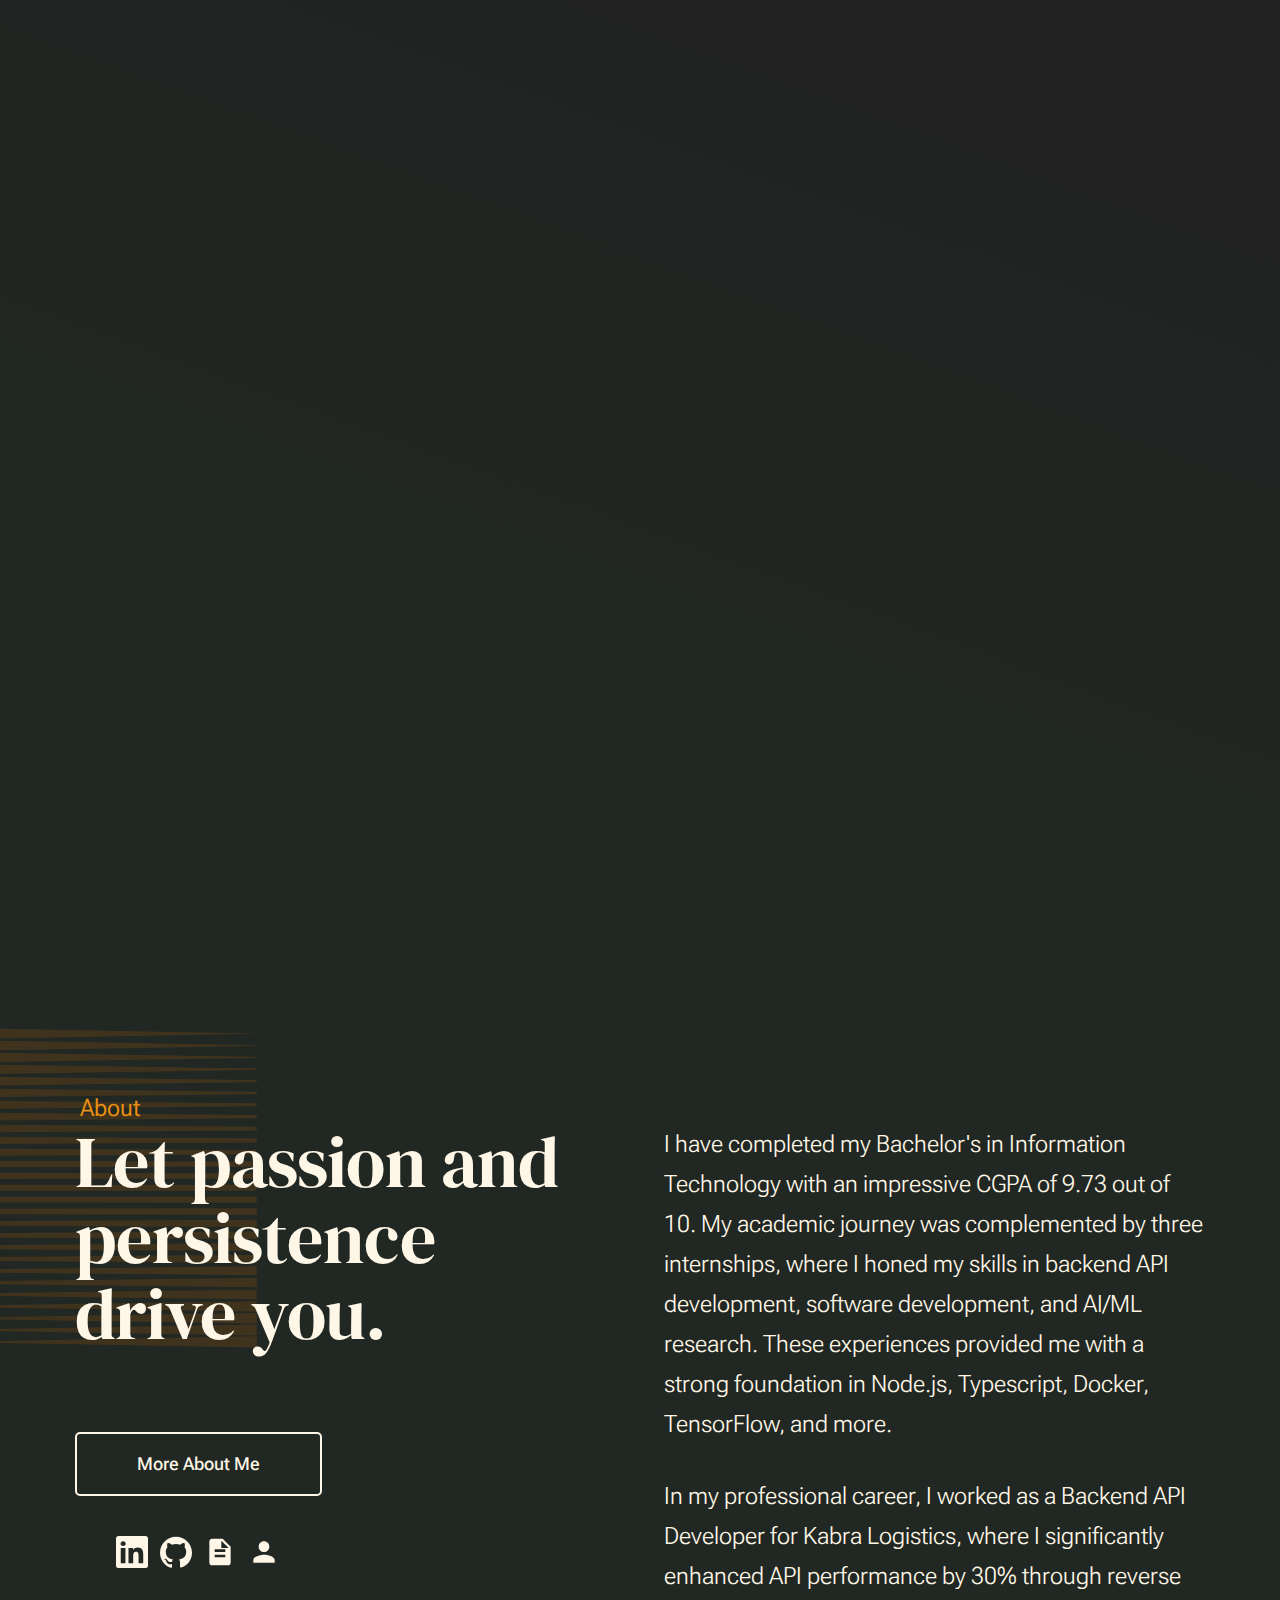
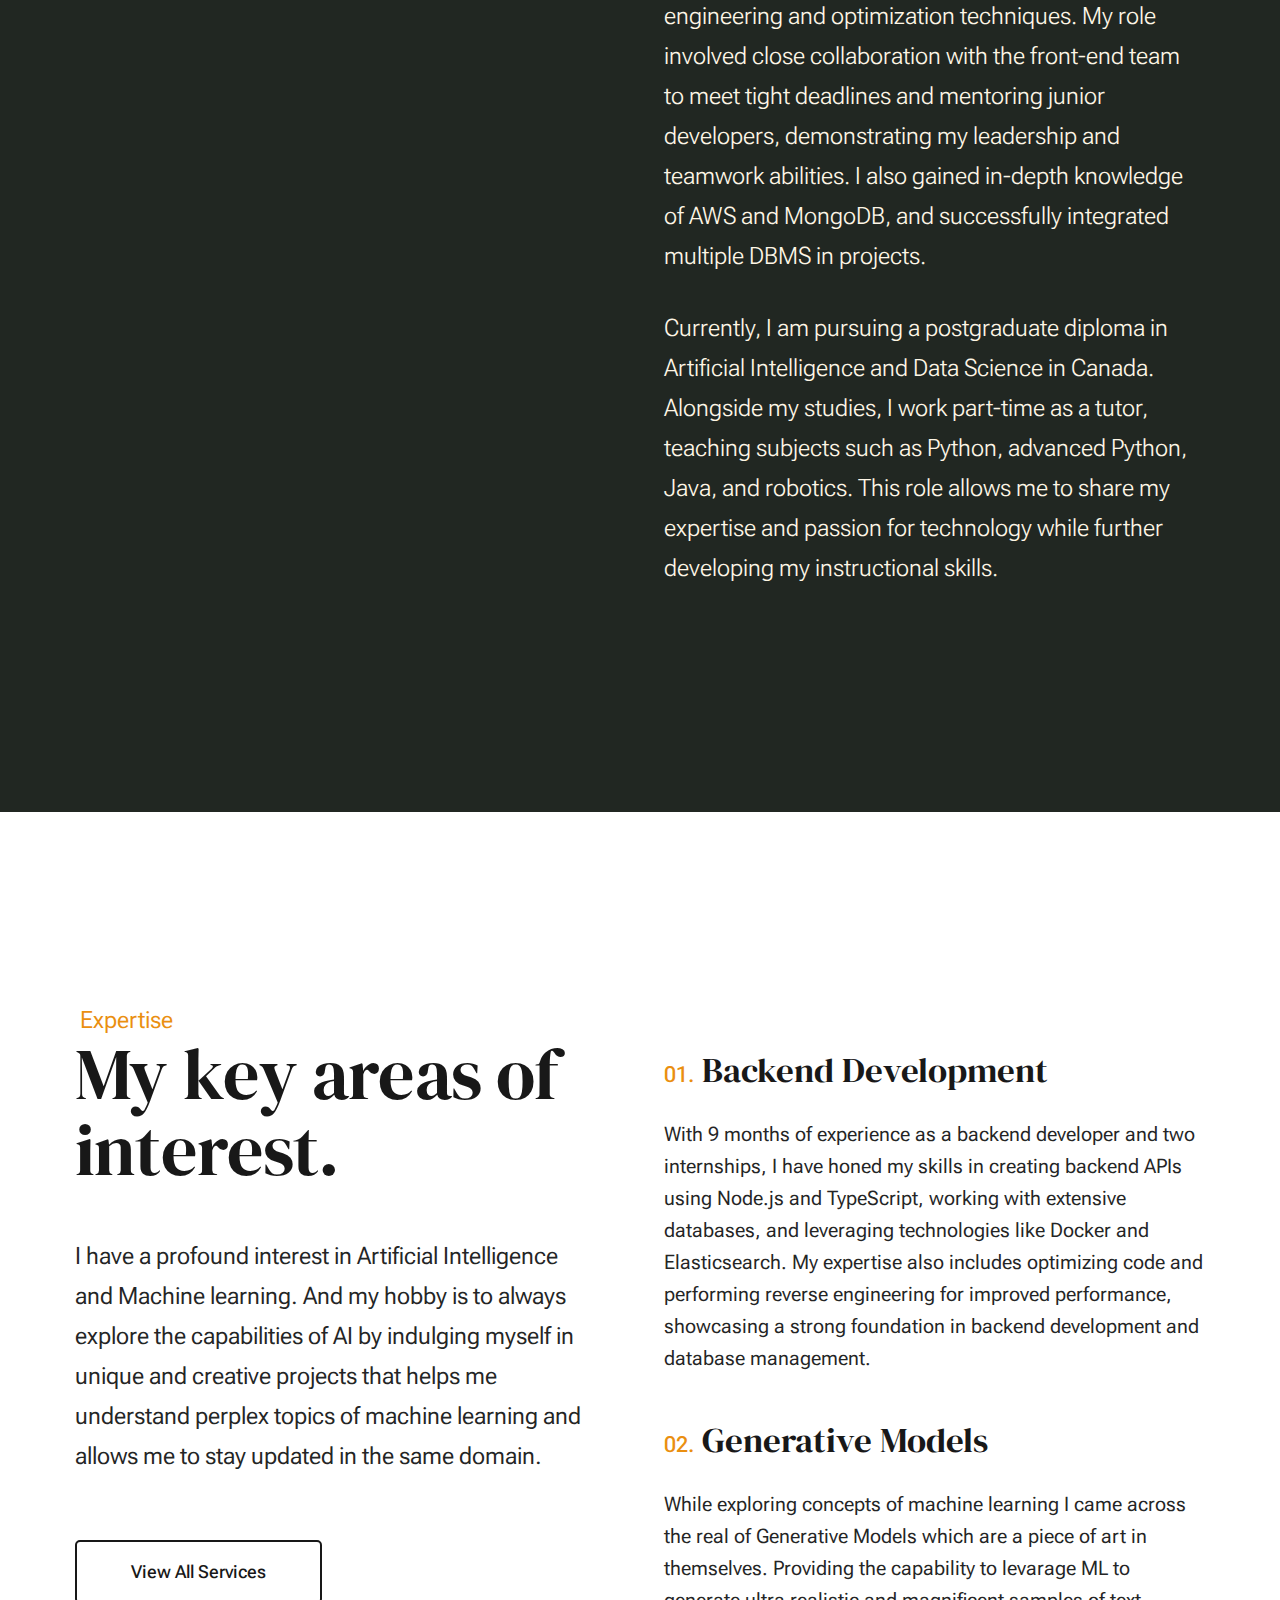
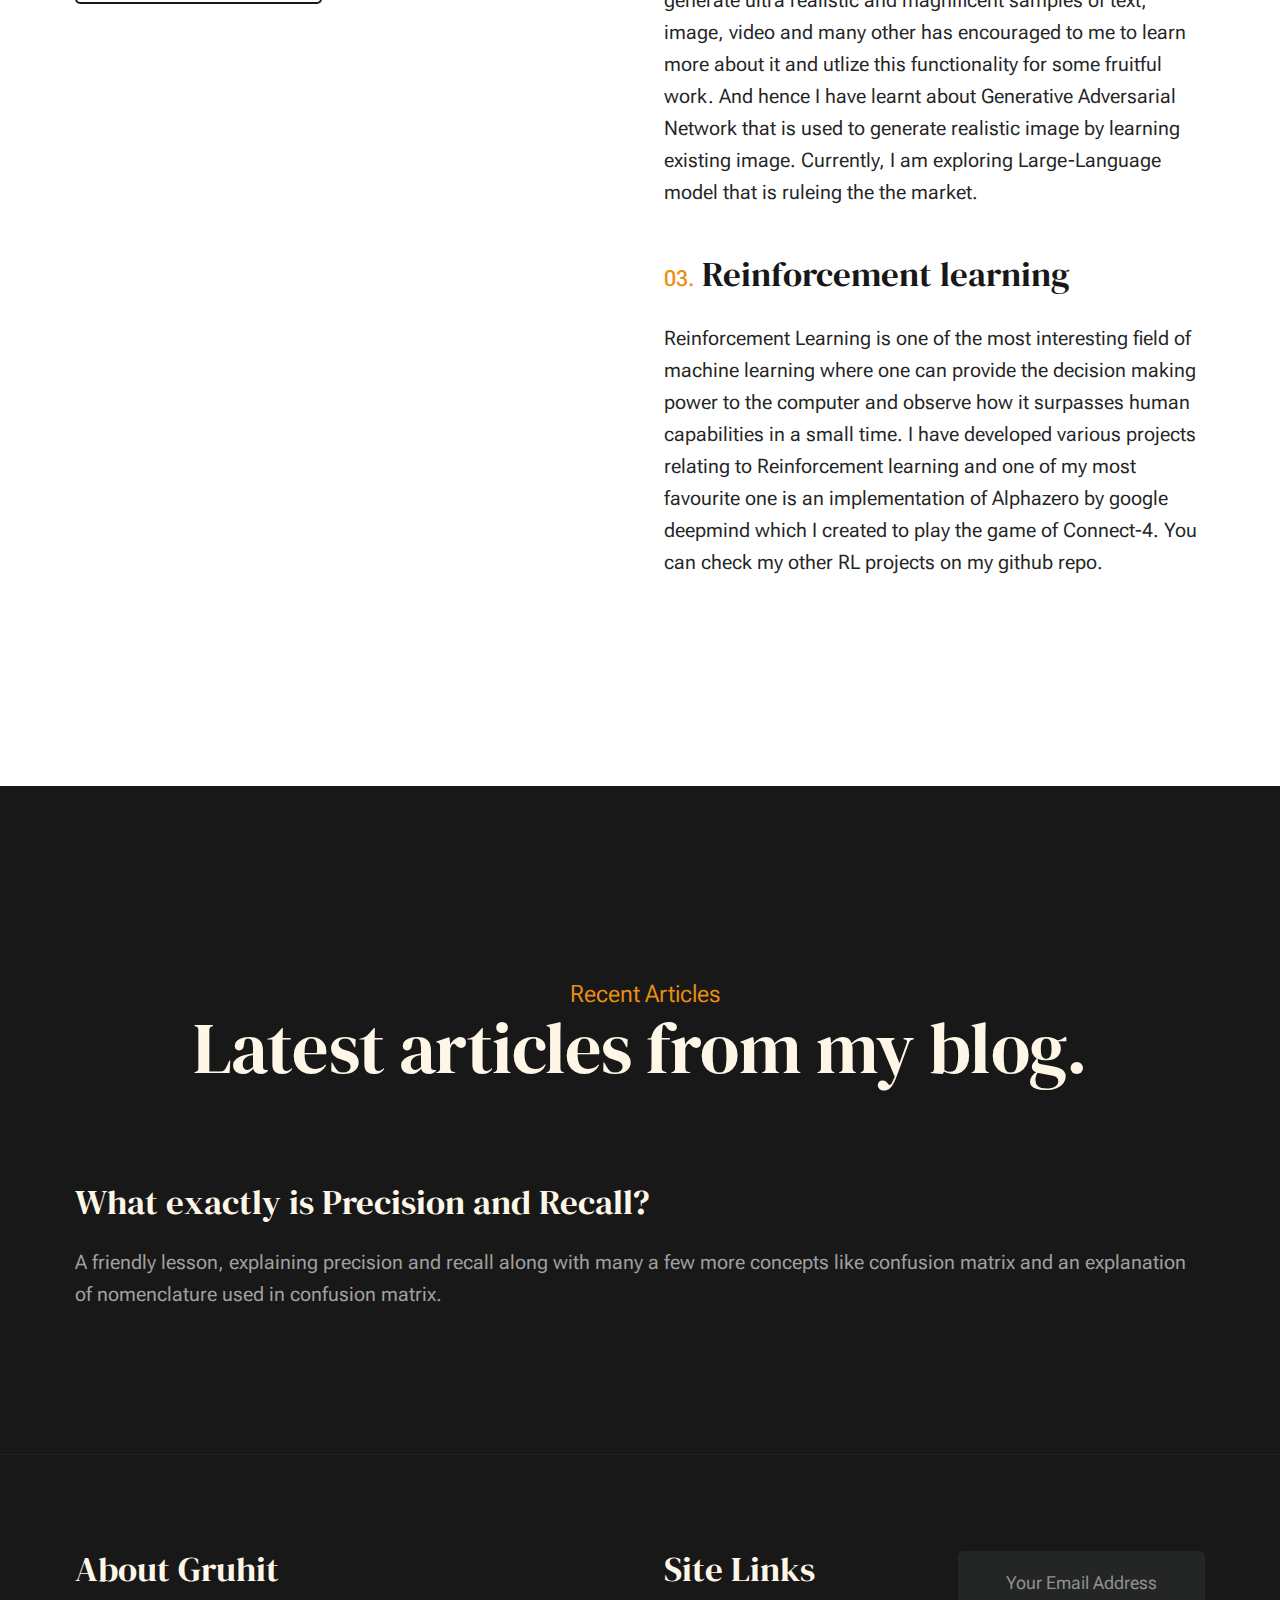
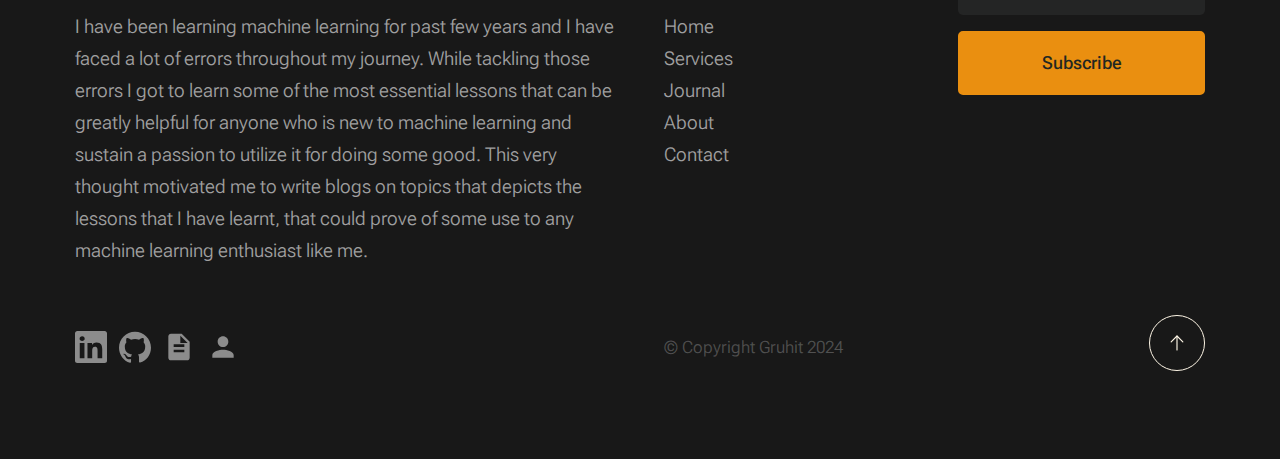
<file: index.html>
<!DOCTYPE html>
<html lang="en" class="no-js" >
<head>

    <!--- basic page needs
    ================================================== -->
    <meta charset="utf-8">
    <meta name="viewport" content="width=device-width, initial-scale=1">
    <title>Gruhit</title>

    <script>
        document.documentElement.classList.remove('no-js');
        document.documentElement.classList.add('js');
    </script>

    <!-- CSS
    ================================================== -->
    <link rel="stylesheet" href="css/vendor.css">
    <link rel="stylesheet" href="css/styles.css">

    <!-- favicons
    ================================================== -->
    <link rel="apple-touch-icon" sizes="180x180" href="apple-touch-icon.png">
    <link rel="icon" type="image/png" sizes="32x32" href="favicon-32x32.png">
    <link rel="icon" type="image/png" sizes="16x16" href="favicon-16x16.png">
    <link rel="manifest" href="site.webmanifest">

</head>


<body id="top">

    
    <!-- preloader
    ================================================== -->
    <div id="preloader">
        <div id="loader" class="dots-fade">
            <div></div>
            <div></div>
            <div></div>
        </div>
    </div>


    <!-- page wrap
    ================================================== -->
    <div id="page" class="s-pagewrap ss-home">


        <!-- # site header 
        ================================================== -->
        <header class="s-header">

            <div class="row s-header__inner width-sixteen-col">

                <div class="s-header__block">
                    <!-- <div class="s-header__logo">
                        <a class="logo" href="index.html">
                            <img src="images/logo.svg" alt="Homepage">
                        </a>
                    </div> -->

                    <a class="s-header__menu-toggle" href="#0"><span>Menu</span></a>
                </div> <!-- end s-header__block -->

                <nav class="s-header__nav">
    
                    <ul class="s-header__menu-links">
                        <li><a href="https://60f843aa257a0.site123.me/">About</a></li>
                        <li><a href="#">Services</a></li>
                        <li><a href="#">Journal</a></li>
                        <li><a href="#">Contact</a></li>
                    </ul> <!-- s-header__menu-links -->

                    <div class="s-header__contact">
                        <a href="contact.html" class="btn btn--primary s-header__contact-btn">Let's Work Together</a>                        
                    </div> <!-- s-header__contact -->
    
                </nav> <!-- end s-header__nav -->

            </div> <!-- end s-header__inner -->

        </header> <!-- end s-header -->


        <!-- # site main content
        ================================================== -->
        <section id="content" class="s-content">

            <!-- intro
            ----------------------------------------------- -->
            <section id="intro" class="s-intro">

                <div class="row s-intro__content width-sixteen-col">

                    <div class="column lg-12 s-intro__content-inner grid-block">
                        
                        <div class="s-intro__content-text">
                            <div class="s-intro__content-pretitle text-pretitle">Hello, I'm Gruhit</div>
                            <h1 class="s-intro__content-title">
                            I like to go beyond <br>
                            than I can <br>
                            to learn, grow <br>
                            basically evolve.
                            </h1>
                        </div> <!-- s-intro__content-text -->

                        <div class="s-intro__content-media"> 
                            <div class="s-intro__content-media-inner">                               
                                <img src="images/Gruhit.webp" srcset="images/Gruhit.webp, images/Gruhit.webp" alt="">
                                <div class="lines">                               
                                    <span></span>                                  
                                </div>
                            </div>
                        </div> <!-- s-intro__content-media -->                      

                        <div class="s-intro__scroll-down">
                            <a href="#about" class="smoothscroll">
                                <div class="scroll-icon">
                                    <svg xmlns="http://www.w3.org/2000/svg" viewBox="0 0 24 24" width="36" height="36" fill="none" stroke="#97b34a" stroke-width="1" stroke-linecap="round" stroke-linejoin="round">&lt;!--!  Atomicons Free 1.00 by @atisalab License - https://atomicons.com/license/ (Icons: CC BY 4.0) Copyright 2021 Atomicons --&gt;<polyline points="7 13 12 18 17 13"></polyline><line x1="12" y1="18" x2="12" y2="6"></line></svg>
                                </div>
                                <span>Scroll for more</span>
                            </a>
                        </div> <!-- s-intro__scroll-down -->
                        
                    </div> <!-- s-intro__content-inner -->

                </div> <!-- s-intro__content -->

            </section> <!-- end s-intro -->

            <!-- about
            ----------------------------------------------- -->
            <section id="about" class="s-about target-section">

                <div class="row s-about__content width-sixteen-col">
                    <div class="column grid-block grid-section-split">

                        <img src="images/geometric_shape.svg" alt="" class="s-about__content-imgbg">

                        <div class="section-header grid-section-split__header">
                            <div class="text-pretitle">About</div>                           
                            <h2 class="text-display-title">
                            Let passion and persistence drive you.
                            </h2>                           
                        </div> <!-- end section-header -->

                        <div class="s-about__content-main grid-section-split__primary">
                            <p class="attention-getter">
                            I have completed my Bachelor's in Information Technology with an impressive CGPA of 9.73 out of 10. 
                            My academic journey was complemented by three internships, where I honed my skills in backend API development, 
                            software development, and AI/ML research. These experiences provided me with a strong foundation in Node.js, Typescript, Docker, 
                            TensorFlow, and more.
                            </p>

                            <p class="attention-getter">
                            In my professional career, I worked as a Backend API Developer for Kabra Logistics, where I significantly enhanced API performance by 30% 
                            through reverse engineering and optimization techniques. My role involved close collaboration with the front-end team to meet tight deadlines 
                            and mentoring junior developers, demonstrating my leadership and teamwork abilities. I also gained in-depth knowledge of AWS and MongoDB, 
                            and successfully integrated multiple DBMS in projects.
                            </p>

                            <p class="attention-getter">
                            Currently, I am pursuing a postgraduate diploma in Artificial Intelligence and Data Science in Canada. 
                            Alongside my studies, I work part-time as a tutor, teaching subjects such as Python, advanced Python, Java, and robotics. 
                            This role allows me to share my expertise and passion for technology while further developing my instructional skills.
                            </p>
                        </div> <!-- end s-about__content-main -->

                        <div class="s-about__content-btn grid-section-split__bottom">
                            <a href="https://60f843aa257a0.site123.me/" class="btn btn--stroke u-fullwidth">More About Me</a>

                            <ul class="s-about__social social-list">
                                <li>
                                    <a href="https://www.linkedin.com/in/gruhit-patel-3919891ab" target="_blank" rel="noopener noreferrer">
                                        <svg xmlns="http://www.w3.org/2000/svg" width="24" height="24" viewBox="0 0 24 24" style="fill: rgba(0, 0, 0, 1);transform: ;msFilter:;">
                                            <path d="M22.23 0H1.77C.792 0 0 .774 0 1.726v20.547C0 23.226.792 24 1.77 24h20.457C23.207 24 24 23.226 24 22.273V1.726C24 .774 23.207 0 22.23 0zM7.09 20.452H3.56V8.909h3.53v11.543zM5.32 7.467c-1.14 0-1.87-.76-1.87-1.71C3.45 4.797 4.18 4 5.393 4s1.87.797 1.87 1.756c0 .95-.72 1.711-1.944 1.711zM20.454 20.452h-3.53v-5.614c0-1.342-.028-3.07-1.87-3.07-1.874 0-2.162 1.46-2.162 2.97v5.714H9.36V8.909h3.396v1.572h.047c.474-.89 1.633-1.82 3.36-1.82 3.593 0 4.254 2.305 4.254 5.3v6.491z"></path>
                                        </svg>
                                        <span class="u-screen-reader-text">LinkedIn</span>
                                    </a>
                                </li>
                                <li>
                                    <a href="http://github.com/Gruhit13" target="_blank" rel="noopener noreferrer">
                                        <svg xmlns="http://www.w3.org/2000/svg" width="24" height="24" viewBox="0 0 24 24" style="fill: rgba(0, 0, 0, 1);transform: ;msFilter:;">
                                            <path d="M12 .5C5.37.5 0 5.87 0 12.5c0 5.3 3.438 9.8 8.205 11.385.6.112.82-.26.82-.577v-2.225c-3.338.724-4.043-1.61-4.043-1.61-.546-1.387-1.333-1.757-1.333-1.757-1.089-.745.084-.73.084-.73 1.205.085 1.838 1.237 1.838 1.237 1.07 1.834 2.809 1.304 3.495.997.108-.774.418-1.305.76-1.604-2.665-.305-5.466-1.334-5.466-5.931 0-1.31.468-2.382 1.235-3.222-.123-.305-.535-1.532.118-3.195 0 0 1.007-.323 3.3 1.23a11.491 11.491 0 0 1 3-.405c1.02.004 2.047.138 3 .405 2.29-1.554 3.295-1.23 3.295-1.23.655 1.663.243 2.89.12 3.195.77.84 1.233 1.912 1.233 3.222 0 4.609-2.803 5.624-5.475 5.921.43.37.823 1.102.823 2.222v3.293c0 .32.215.694.825.575C20.565 22.3 24 17.8 24 12.5 24 5.87 18.63.5 12 .5z"></path>
                                        </svg>
                                        <span class="u-screen-reader-text">GitHub</span>
                                    </a>
                                </li> 
                                <li>
                                    <a href="https://flowcv.com/resume/7hlo3cw3a7" target="_blank" rel="noopener noreferrer">
                                        <svg xmlns="http://www.w3.org/2000/svg" width="24" height="24" viewBox="0 0 24 24" style="fill: rgba(0, 0, 0, 1);transform: ;msFilter:;">
                                            <path d="M14 2H6c-1.1 0-2 .9-2 2v16c0 1.1.9 2 2 2h12c1.1 0 2-.9 2-2V8l-6-6zm2 14H8v-2h8v2zm0-4H8v-2h8v2zm-3-5V3.5L18.5 9H13z"></path>
                                        </svg>
                                        <span class="u-screen-reader-text">Resume</span>
                                    </a>
                                </li>
                                <li>
                                    <a href="https://www.cloudskillsboost.google/public_profiles/ac93656f-e831-4508-8828-cd75f535dd2e" target="_blank" rel="noopener noreferrer">
                                        <svg xmlns="http://www.w3.org/2000/svg" width="24" height="24" viewBox="0 0 24 24" style="fill: rgba(0, 0, 0, 1);transform: ;msFilter:;">
                                            <path d="M12 12c2.21 0 4-1.79 4-4s-1.79-4-4-4-4 1.79-4 4 1.79 4 4 4zm0 2c-2.67 0-8 1.34-8 4v2h16v-2c0-2.66-5.33-4-8-4z"></path>
                                        </svg>
                                        <span class="u-screen-reader-text">Google Profile</span>
                                    </a>
                                </li>
                            </ul> <!-- end s-footer__social -->
                        </div> <!-- end s-about__content-btn -->
                    
                    </div> <!-- content-inner -->
                </div>
                
            </section> <!-- end s-about -->

            <!-- expertise
            ----------------------------------------------- -->
            <section id="expertise" class="s-expertise">

                <div class="row s-expertise__content width-sixteen-col">
                    <div class="column xl-12 grid-block grid-section-split">

                        <div class="section-header grid-section-split__header">
                            <div class="text-pretitle">Expertise</div>                           
                            <h2 class="text-display-title">
                            My key areas of interest.
                            </h2>     
                            
                            <p class="lead">
                            I have a profound interest in Artificial Intelligence and Machine learning. And my hobby is to always explore the capabilities of 
                            AI by indulging myself in unique and creative projects that helps me understand perplex topics of machine learning and allows me
                            to stay updated in the same domain.
                            </p>
                        </div> <!-- end section-header -->

                        <div class="s-expertise__content-main grid-section-split__primary">

                            <div class="grid-list-items list-items show-ctr">
                                <div class="grid-list-items__item list-items__item">
                                    <div class="grid-list-items__title list-items__item-header">
                                        <h3 class="list-items__item-title">Backend Development</h3>
                                    </div>
                                    <div class="grid-list-items__text list-items__item-text">
                                        <p>
                                            With 9 months of experience as a backend developer and two internships, I have honed my skills 
                                            in creating backend APIs using Node.js and TypeScript, working with extensive databases, 
                                            and leveraging technologies like Docker and Elasticsearch. My expertise also includes optimizing code 
                                            and performing reverse engineering for improved performance, showcasing a strong foundation in backend 
                                            development and database management.
                                        </p>
                                    </div>
                                </div> <!-- list-item -->
                                <div class="grid-list-items__item list-items__item">
                                    <div class="grid-list-items__title list-items__item-header">
                                        <h3 class="list-items__item-title">Generative Models</h3>
                                    </div>
                                    <div class="grid-list-items__text list-items__item-text">
                                        <p>
                                        While exploring concepts of machine learning I came across the real of Generative Models which are a piece of 
                                        art in themselves. Providing the capability to levarage ML to generate ultra realistic and magnificent samples
                                        of text, image, video and many other has encouraged to me to learn more about it and utlize this functionality 
                                        for some fruitful work. And hence I have learnt about Generative Adversarial Network that is used to generate
                                        realistic image by learning existing image. Currently, I am exploring Large-Language model that is ruleing the 
                                        the market.
                                        </p>
                                    </div>
                                </div> <!-- list-expertise__item -->
                                <div class="grid-list-items__item list-items__item">
                                    <div class="grid-list-items__title list-items__item-header">
                                        <h3 class="list-items__item-title">Reinforcement learning</h3>
                                    </div>
                                    <div class="grid-list-items__text list-items__item-text">
                                        <p>
                                        Reinforcement Learning is one of the most interesting field of machine learning where one can provide 
                                        the decision making power to the computer and observe how it surpasses human capabilities in a small time. I have
                                        developed various projects relating to Reinforcement learning and one of my most favourite one is an implementation 
                                        of Alphazero by google deepmind which I created to play the game of Connect-4. You can check my other RL projects on
                                        my github repo.
                                        </p>
                                    </div>
                                </div> <!-- list-expertise__item -->
                            </div> <!-- grid-list-items -->
                        </div> <!-- end s-expertise__content-main -->

                        <div class="s-expertise__content-btn grid-section-split__bottom">
                            <a href="services.html" class="btn btn--stroke u-fullwidth">View All Services</a>
                        </div> <!-- end s-about__content-btn -->

                    </div> <!-- end grid-block-->
                </div> <!-- end s-expertise__content -->

            </section> <!-- end s-expertise -->        

        <!-- # journal
        ================================================== -->
        <section id="journal" class="s-journal">

            <div class="row s-journal__content width-sixteen-col">
                <div class="column xl-12 grid-block">

                    <div class="grid-full section-header text-center">
                        <div class="text-pretitle">Recent Articles</div>                           
                        <h2 class="text-display-title">
                        Latest articles from my blog.
                        </h2>  
                    </div> <!-- end section-header --> 

                    <div class="grid-full s-journal__content-main grid-list-items">

                        <div class="grid-list-items__item blog-card">
                            <div class="blog-card__header">
                                <h3 class="blog-card__title"><a href="./blogs/precision_recall.html">What exactly is Precision and Recall?</a></h3>
                            </div>
                            <div class="blog-card__text">
                                <p>
                                A friendly lesson, explaining precision and recall along with many a few more concepts like confusion matrix and 
                                an explanation of nomenclature used in confusion matrix.
                                </p>
                            </div>
                        </div> <!-- end blog-card -->
                    </div> <!-- end grid-list-items -->

                </div> <!-- end grid-block-->
            </div> <!-- end s-journal__content -->

        </section> <!-- end s-journal -->


        <!-- # footer 
        ================================================== -->
        <footer class="s-footer">
            <div class="row s-footer__content">
                <div class="column xl-6 lg-6 md-12 s-footer__block s-footer__about">                    
                    <h3>About Gruhit</h3>
                    <p>
                    I have been learning machine learning for past few years and I have faced a lot of errors throughout my journey.
                    While tackling those errors I got to learn some of the most essential lessons that can be greatly helpful for anyone
                    who is new to machine learning and sustain a passion to utilize it for doing some good. This very thought motivated me
                    to write blogs on topics that depicts the lessons that I have learnt, that could prove of some use to any machine learning
                    enthusiast like me.
                    </p>               
                </div>                
                <div class="column xl-3 lg-6 md-12 s-footer__block s-footer__site-links">
                    <h3>Site Links</h3>
                    <ul class="link-list">
                        <li><a href="index.html">Home</a></li>
                        <li><a href="#">Services</a></li>
                        <li><a href="#">Journal</a></li>
                        <li><a href="https://60f843aa257a0.site123.me/">About</a></li>
                        <li><a href="#">Contact</a></li>
                    </ul>
                </div>
                <div class="column xl-3 lg-6 md-12 tab-12 s-footer__block s-footer__newsletter">

                    <div class="subscribe-form">
                        <form id="mc-form" class="mc-form">
                            <input type="email" name="EMAIL" id="mce-EMAIL" class="u-fullwidth text-center" placeholder="Your Email Address" title="The domain portion of the email address is invalid (the portion after the @)." pattern="^([^\x00-\x20\x22\x28\x29\x2c\x2e\x3a-\x3c\x3e\x40\x5b-\x5d\x7f-\xff]+|\x22([^\x0d\x22\x5c\x80-\xff]|\x5c[\x00-\x7f])*\x22)(\x2e([^\x00-\x20\x22\x28\x29\x2c\x2e\x3a-\x3c\x3e\x40\x5b-\x5d\x7f-\xff]+|\x22([^\x0d\x22\x5c\x80-\xff]|\x5c[\x00-\x7f])*\x22))*\x40([^\x00-\x20\x22\x28\x29\x2c\x2e\x3a-\x3c\x3e\x40\x5b-\x5d\x7f-\xff]+|\x5b([^\x0d\x5b-\x5d\x80-\xff]|\x5c[\x00-\x7f])*\x5d)(\x2e([^\x00-\x20\x22\x28\x29\x2c\x2e\x3a-\x3c\x3e\x40\x5b-\x5d\x7f-\xff]+|\x5b([^\x0d\x5b-\x5d\x80-\xff]|\x5c[\x00-\x7f])*\x5d))*(\.\w{2,})+$" required>
                            <input type="submit" name="subscribe" value="Subscribe" class="btn btn--primary btn--small u-fullwidth">
                            <!-- <div style="position: absolute; left: -5000px;" aria-hidden="true"><input type="text" name="b_cdb7b577e41181934ed6a6a44_9a91cfe7b3" tabindex="-1" value=""></div> -->
                            <div class="mc-status"></div>
                        </form>
                    </div>
                </div>
            </div>    
            
            <div class="row s-footer__bottom">
                <div class="column xl-6 lg-12">
                    <ul class="s-footer__social social-list">
                        <li>
                            <a href="https://www.linkedin.com/in/gruhit-patel-3919891ab" target="_blank" rel="noopener noreferrer">
                                <svg xmlns="http://www.w3.org/2000/svg" width="24" height="24" viewBox="0 0 24 24" style="fill: rgba(0, 0, 0, 1);transform: ;msFilter:;">
                                    <path d="M22.23 0H1.77C.792 0 0 .774 0 1.726v20.547C0 23.226.792 24 1.77 24h20.457C23.207 24 24 23.226 24 22.273V1.726C24 .774 23.207 0 22.23 0zM7.09 20.452H3.56V8.909h3.53v11.543zM5.32 7.467c-1.14 0-1.87-.76-1.87-1.71C3.45 4.797 4.18 4 5.393 4s1.87.797 1.87 1.756c0 .95-.72 1.711-1.944 1.711zM20.454 20.452h-3.53v-5.614c0-1.342-.028-3.07-1.87-3.07-1.874 0-2.162 1.46-2.162 2.97v5.714H9.36V8.909h3.396v1.572h.047c.474-.89 1.633-1.82 3.36-1.82 3.593 0 4.254 2.305 4.254 5.3v6.491z"></path>
                                </svg>
                                <span class="u-screen-reader-text">LinkedIn</span>
                            </a>
                        </li>
                        <li>
                            <a href="http://github.com/Gruhit13" target="_blank" rel="noopener noreferrer">
                                <svg xmlns="http://www.w3.org/2000/svg" width="24" height="24" viewBox="0 0 24 24" style="fill: rgba(0, 0, 0, 1);transform: ;msFilter:;">
                                    <path d="M12 .5C5.37.5 0 5.87 0 12.5c0 5.3 3.438 9.8 8.205 11.385.6.112.82-.26.82-.577v-2.225c-3.338.724-4.043-1.61-4.043-1.61-.546-1.387-1.333-1.757-1.333-1.757-1.089-.745.084-.73.084-.73 1.205.085 1.838 1.237 1.838 1.237 1.07 1.834 2.809 1.304 3.495.997.108-.774.418-1.305.76-1.604-2.665-.305-5.466-1.334-5.466-5.931 0-1.31.468-2.382 1.235-3.222-.123-.305-.535-1.532.118-3.195 0 0 1.007-.323 3.3 1.23a11.491 11.491 0 0 1 3-.405c1.02.004 2.047.138 3 .405 2.29-1.554 3.295-1.23 3.295-1.23.655 1.663.243 2.89.12 3.195.77.84 1.233 1.912 1.233 3.222 0 4.609-2.803 5.624-5.475 5.921.43.37.823 1.102.823 2.222v3.293c0 .32.215.694.825.575C20.565 22.3 24 17.8 24 12.5 24 5.87 18.63.5 12 .5z"></path>
                                </svg>
                                <span class="u-screen-reader-text">GitHub</span>
                            </a>
                        </li> 
                        <li>
                            <a href="https://flowcv.com/resume/7hlo3cw3a7" target="_blank" rel="noopener noreferrer">
                                <svg xmlns="http://www.w3.org/2000/svg" width="24" height="24" viewBox="0 0 24 24" style="fill: rgba(0, 0, 0, 1);transform: ;msFilter:;">
                                    <path d="M14 2H6c-1.1 0-2 .9-2 2v16c0 1.1.9 2 2 2h12c1.1 0 2-.9 2-2V8l-6-6zm2 14H8v-2h8v2zm0-4H8v-2h8v2zm-3-5V3.5L18.5 9H13z"></path>
                                </svg>
                                <span class="u-screen-reader-text">Resume</span>
                            </a>
                        </li>
                        <li>
                            <a href="https://www.cloudskillsboost.google/public_profiles/ac93656f-e831-4508-8828-cd75f535dd2e" target="_blank" rel="noopener noreferrer">
                                <svg xmlns="http://www.w3.org/2000/svg" width="24" height="24" viewBox="0 0 24 24" style="fill: rgba(0, 0, 0, 1);transform: ;msFilter:;">
                                    <path d="M12 12c2.21 0 4-1.79 4-4s-1.79-4-4-4-4 1.79-4 4 1.79 4 4 4zm0 2c-2.67 0-8 1.34-8 4v2h16v-2c0-2.66-5.33-4-8-4z"></path>
                                </svg>
                                <span class="u-screen-reader-text">Google Profile</span>
                            </a>
                        </li>                                       
                    </ul> <!-- end s-footer__social -->
                </div>
                <div class="column xl-6 lg-12">
                    <p class="ss-copyright">
                        <span>© Copyright Gruhit 2024</span> 
                    </p>
                </div>

                <div class="ss-go-top">
                    <a class="smoothscroll" title="Back to Top" href="#top">
                        <svg xmlns="http://www.w3.org/2000/svg" viewBox="0 0 24 24" width="36" height="36" fill="none" stroke="#ffffff" stroke-width="1" stroke-linecap="round" stroke-linejoin="round">&lt;!--!  Atomicons Free 1.00 by @atisalab License - https://atomicons.com/license/ (Icons: CC BY 4.0) Copyright 2021 Atomicons --&gt;<polyline points="17 11 12 6 7 11"></polyline><line x1="12" y1="18" x2="12" y2="6"></line></svg>
                    </a>
                </div> <!-- end ss-go-top -->
            </div>
            
        </footer> <!-- end s-footer -->

    </div> <!-- end page-wrap -->

    <!-- Java Script
    ================================================== -->
    <script src="js/plugins.js"></script>
    <script src="js/main.js"></script>

</body>
</html>
</file>
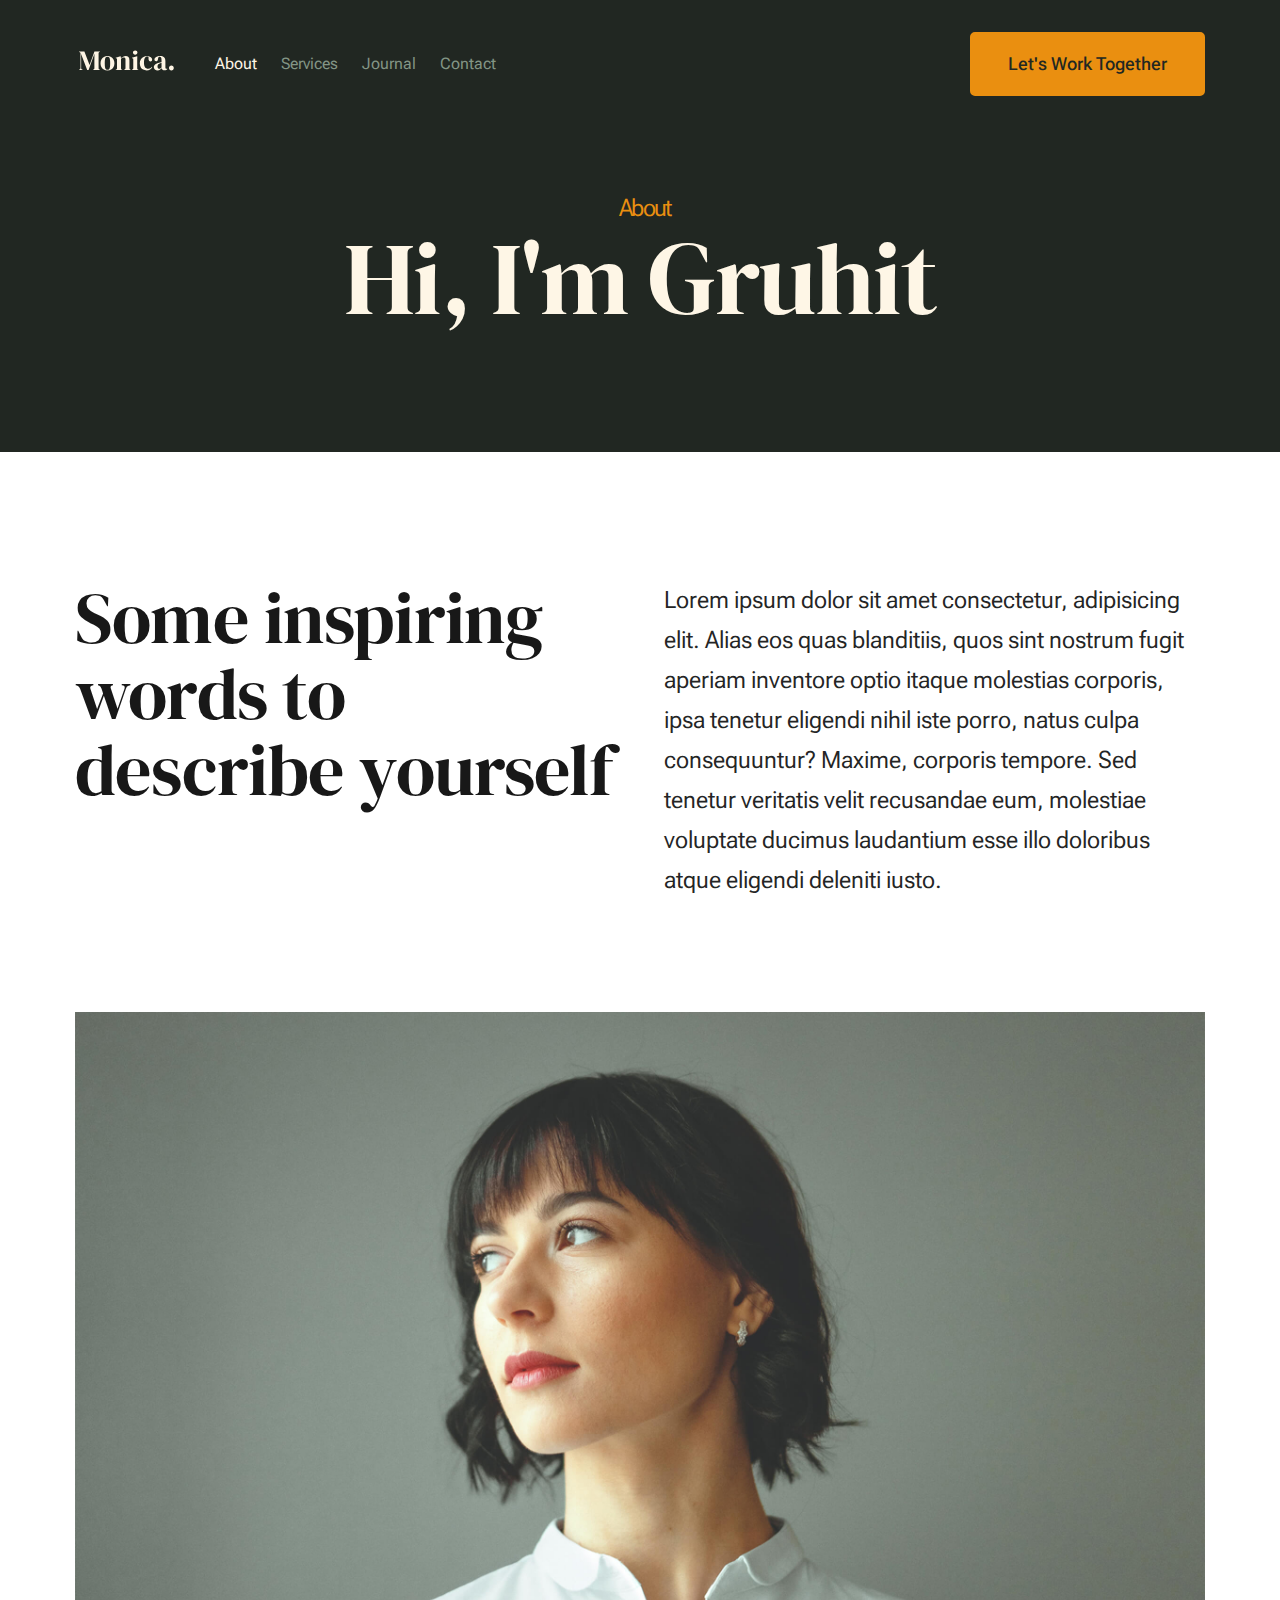
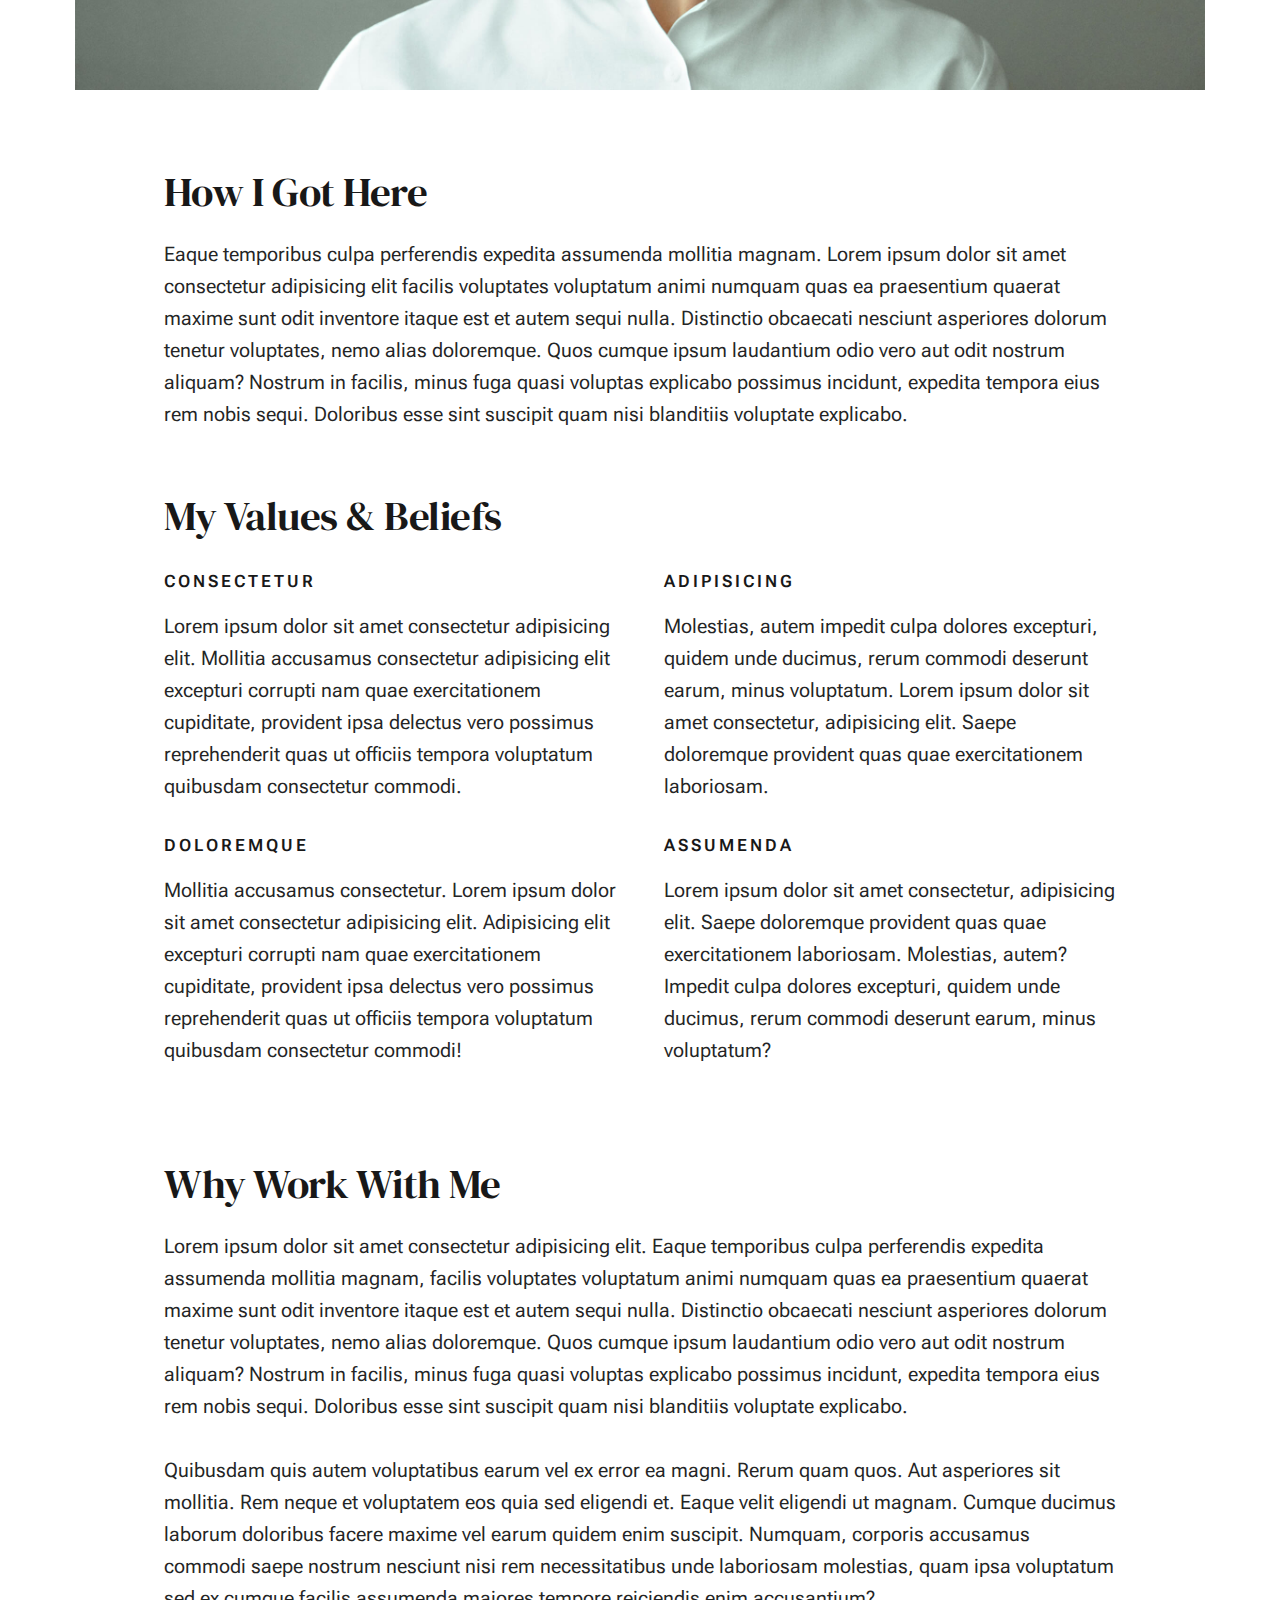
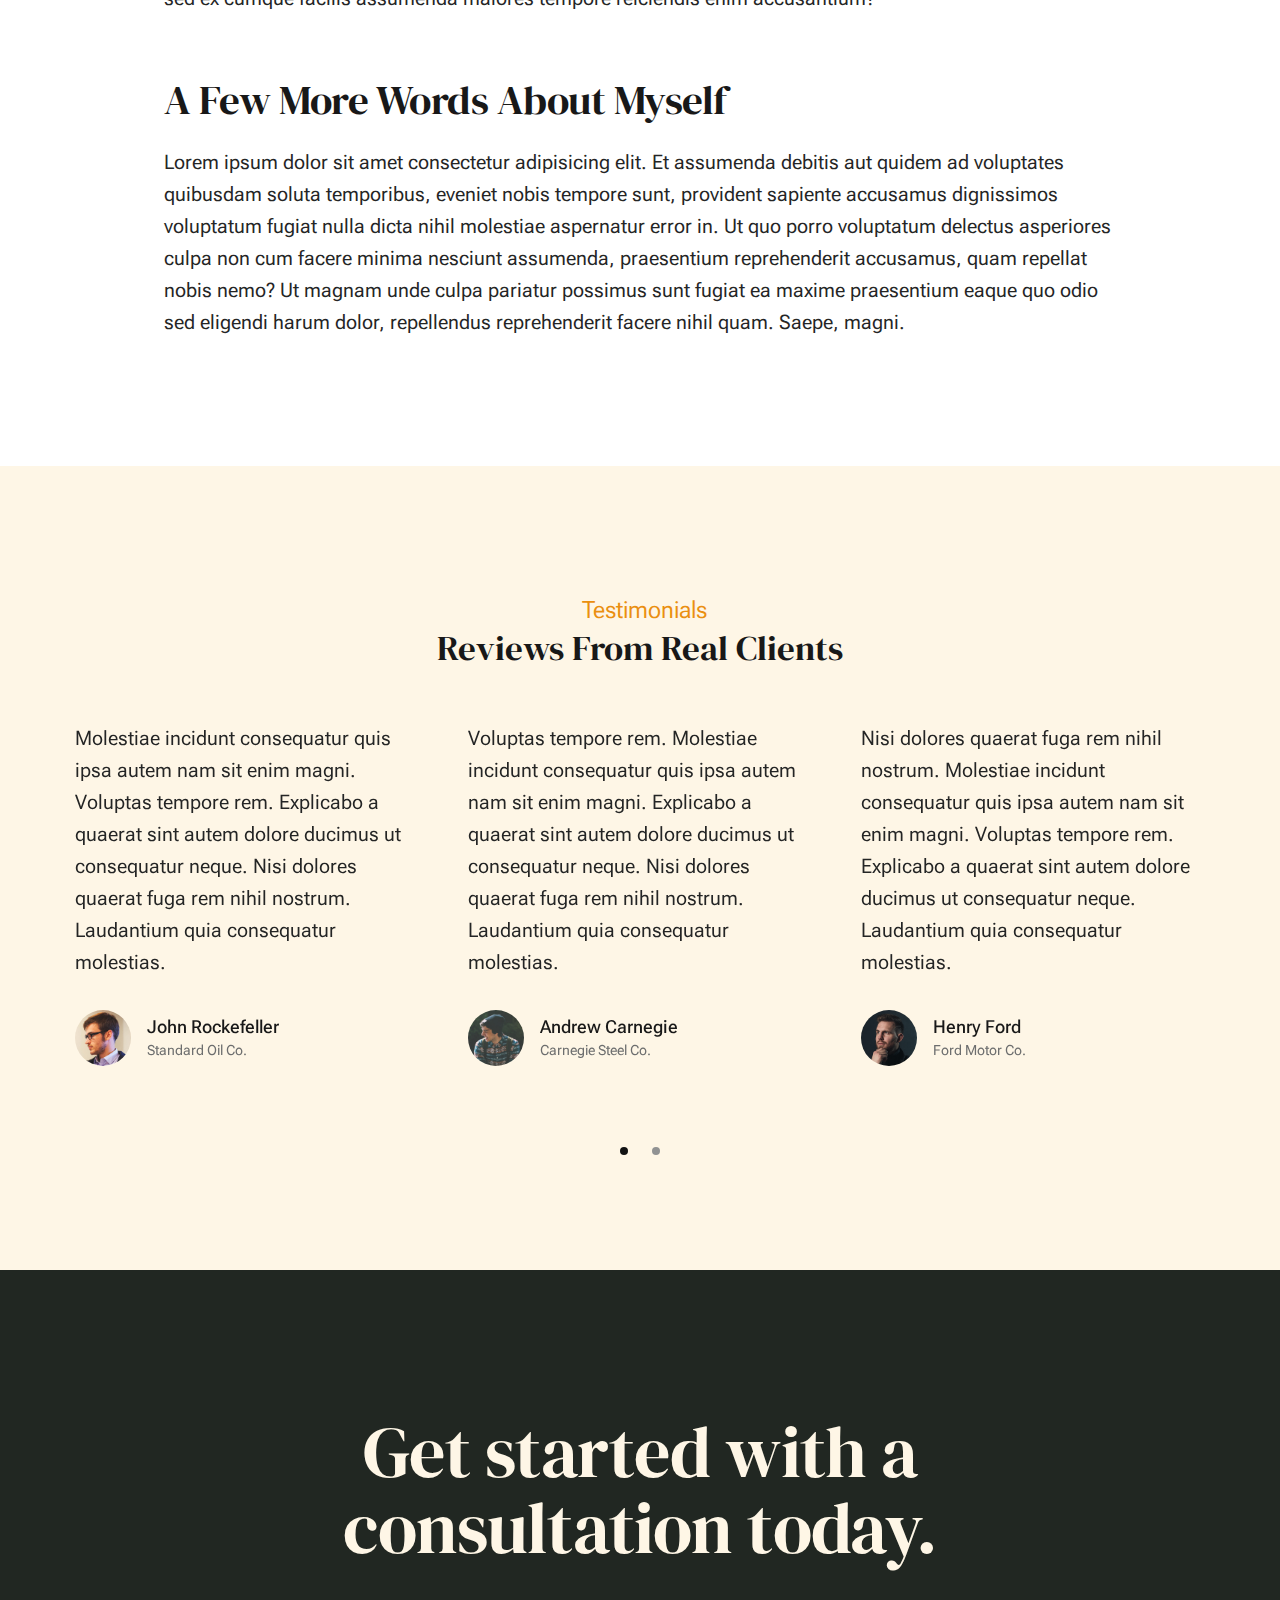
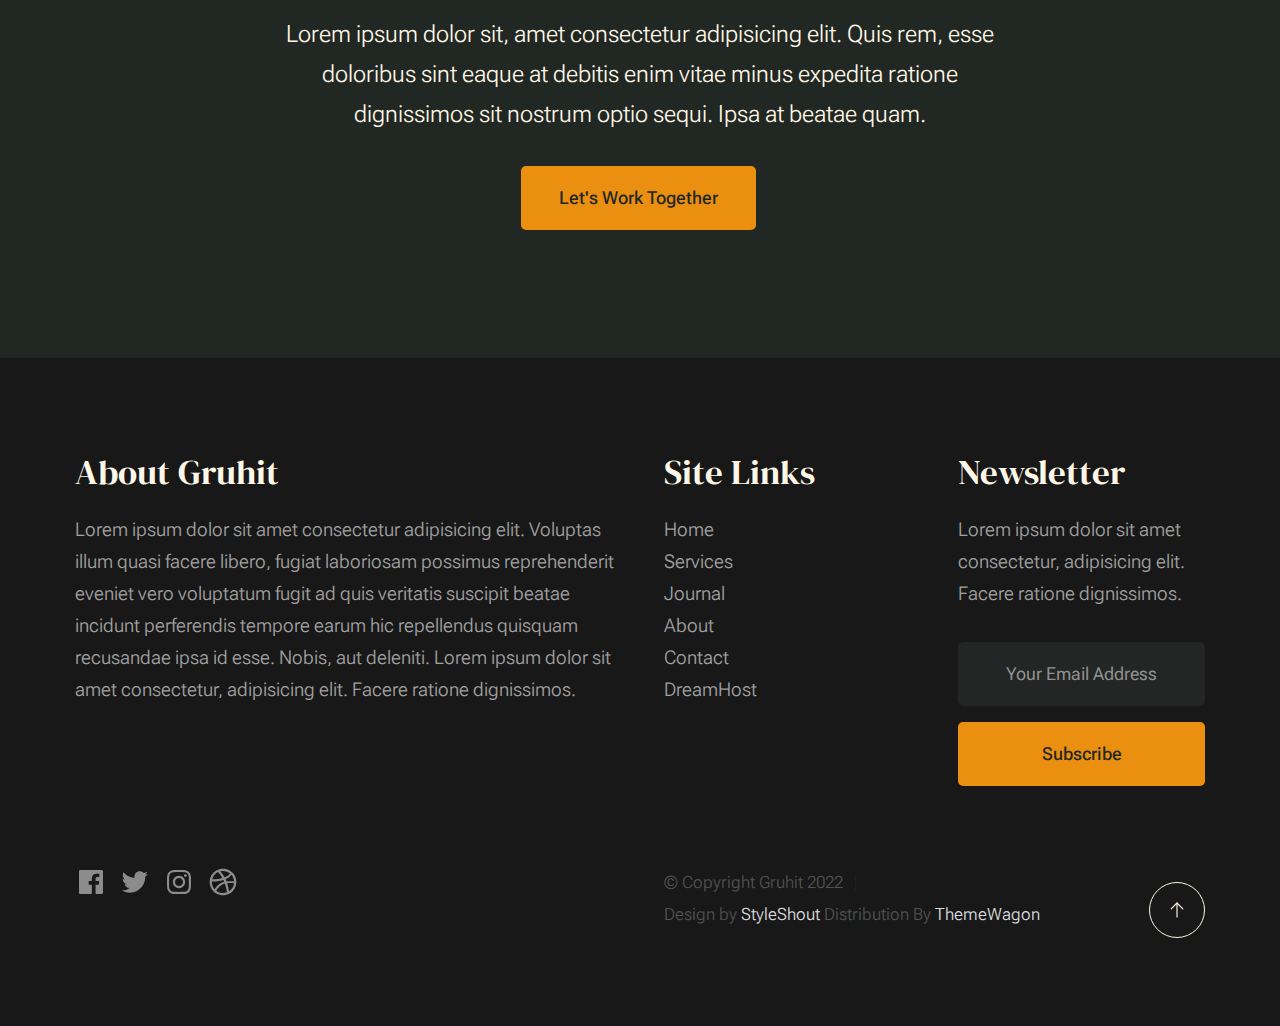
<file: about.html>
<!DOCTYPE html>
<html lang="en" class="no-js" >
<head>

    <!--- basic page needs
    ================================================== -->
    <meta charset="utf-8">
    <meta name="viewport" content="width=device-width, initial-scale=1">
    <title>About - Gruhit</title>

    <script>
        document.documentElement.classList.remove('no-js');
        document.documentElement.classList.add('js');
    </script>

    <!-- CSS
    ================================================== -->
    <link rel="stylesheet" href="css/vendor.css">
    <link rel="stylesheet" href="css/styles.css">

    <!-- favicons
    ================================================== -->
    <link rel="apple-touch-icon" sizes="180x180" href="apple-touch-icon.png">
    <link rel="icon" type="image/png" sizes="32x32" href="favicon-32x32.png">
    <link rel="icon" type="image/png" sizes="16x16" href="favicon-16x16.png">
    <link rel="manifest" href="site.webmanifest">

</head>


<body id="top">


    <!-- preloader
    ================================================== -->
    <div id="preloader">
        <div id="loader" class="dots-fade">
            <div></div>
            <div></div>
            <div></div>
        </div>
    </div>


    <!-- page wrap
    ================================================== -->
    <div id="page" class="s-pagewrap">


        <!-- # site header 
        ================================================== -->
        <header class="s-header">

            <div class="row s-header__inner width-sixteen-col">

                <div class="s-header__block">
                    <div class="s-header__logo">
                        <a class="logo" href="index.html">
                            <img src="images/logo.svg" alt="Homepage">
                        </a>
                    </div>

                    <a class="s-header__menu-toggle" href="#0"><span>Menu</span></a>
                </div> <!-- end s-header__block -->

                <nav class="s-header__nav">
    
                    <ul class="s-header__menu-links">
                        <li class="current"><a href="about.html">About</a></li>
                        <li><a href="services.html">Services</a></li>
                        <li><a href="blog.html">Journal</a></li>
                        <li><a href="contact.html">Contact</a></li>
                    </ul> <!-- s-header__menu-links -->

                    <div class="s-header__contact">
                        <a href="contact.html" class="btn btn--primary s-header__contact-btn">Let's Work Together</a>                        
                    </div> <!-- s-header__contact -->
    
                </nav> <!-- end s-header__nav -->

            </div> <!-- end s-header__inner -->

        </header> <!-- end s-header -->


        <!-- # site main content
        ================================================== -->
        <section id="content" class="s-content">

               <section class="s-pageheader pageheader">
                    <div class="row">
                        <div class="column xl-12">
                            <h1 class="page-title">
                                <span class="page-title__small-type text-pretitle">About</span>
                                Hi, I'm Gruhit
                            </h1>
                            
                        </div>
                    </div>
               </section> <!-- end pageheader --> 

               <section class="s-pagecontent pagecontent">

                    <div class="row pageintro">
                        <div class="column xl-6 lg-12">
                            <h2 class="text-display-title">Some inspiring words to describe yourself</h2>
                        </div>
                        <div class="column xl-6 lg-12 u-flexitem-x-right">
                            <p class="lead">
                            Lorem ipsum dolor sit amet consectetur, adipisicing elit. Alias eos quas blanditiis, quos sint nostrum fugit aperiam 
                            inventore optio itaque molestias corporis, ipsa tenetur eligendi nihil iste porro, natus culpa consequuntur? Maxime, 
                            corporis tempore. Sed tenetur veritatis velit recusandae eum, molestiae voluptate ducimus laudantium esse illo 
                            doloribus atque eligendi deleniti iusto. 
                            </p>
                        </div>                       
                    </div> <!-- end pageintro -->   
                    
                    <div class="row pagemedia">
                        <d class="column xl-12">
                            <figure class="page-media">                                
                                <img src="images/thumbs/about/about-1200.jpg" 
                                     srcset="images/thumbs/about/about-2400.jpg 2400w, 
                                             images/thumbs/about/about-1200.jpg 1200w, 
                                             images/thumbs/about/about-600.jpg 600w" sizes="(max-width: 2400px) 100vw, 2400px" alt="">
                            </figure>
                        </d>
                    </div> <!-- end pagemedia -->

                    <div class="row width-narrower pagemain">
                        <div class="column xl-12"> 

                            <h2>How I Got Here</h2>
                            <p>
                            Eaque temporibus culpa perferendis expedita assumenda mollitia magnam. Lorem ipsum dolor sit amet consectetur adipisicing elit
                            facilis voluptates voluptatum animi numquam quas ea praesentium quaerat maxime sunt odit inventore itaque est et autem sequi nulla. 
                            Distinctio obcaecati nesciunt asperiores dolorum tenetur voluptates, nemo alias doloremque. Quos cumque ipsum laudantium odio vero 
                            aut odit nostrum aliquam? Nostrum in facilis, minus fuga quasi voluptas explicabo possimus incidunt, expedita tempora eius rem nobis sequi. 
                            Doloribus esse sint suscipit quam nisi blanditiis voluptate explicabo.
                            </p>

                            <h2 class="u-add-bottom">My Values & Beliefs</h2>

                            <div class="grid-list-items list-items">
                                <div class="grid-list-items__item list-items__item u-remove-bottom">
                                    <div class="list-items__item-header">
                                        <h6 class="list-items__item-small-title">Consectetur</h6>
                                    </div>
                                    <p>
                                    Lorem ipsum dolor sit amet consectetur adipisicing elit. Mollitia accusamus consectetur adipisicing elit excepturi corrupti 
                                    nam quae exercitationem cupiditate, provident ipsa delectus vero possimus reprehenderit quas ut officiis tempora voluptatum 
                                    quibusdam consectetur commodi.
                                    </p>
                                </div>
                                <div class="grid-list-items__item list-items__item u-remove-bottom">
                                    <div class="list-items__item-header">
                                        <h6 class="list-items__item-small-title">Adipisicing</h6>
                                    </div>
                                    <p> 
                                    Molestias, autem impedit culpa dolores excepturi, quidem unde ducimus, rerum commodi deserunt earum, minus voluptatum.
                                    Lorem ipsum dolor sit amet consectetur, adipisicing elit. Saepe doloremque provident quas quae exercitationem laboriosam.
                                    </p>
                                </div>
                                <div class="grid-list-items__item list-items__item u-remove-bottom">
                                    <div class="list-items__item-header">
                                        <h6 class="list-items__item-small-title">Doloremque</h6>
                                    </div>
                                    <p>
                                    Mollitia accusamus consectetur. Lorem ipsum dolor sit amet consectetur adipisicing elit. Adipisicing elit excepturi corrupti 
                                    nam quae exercitationem cupiditate, provident ipsa delectus vero possimus reprehenderit quas ut officiis tempora voluptatum 
                                    quibusdam consectetur commodi!
                                    </p>
                                </div>
                                <div class="grid-list-items__item list-items__item u-remove-bottom">
                                    <div class="list-items__item-header">
                                        <h6 class="list-items__item-small-title">Assumenda</h6>
                                    </div>
                                    <p>
                                    Lorem ipsum dolor sit amet consectetur, adipisicing elit. Saepe doloremque provident quas quae exercitationem laboriosam. 
                                    Molestias, autem? Impedit culpa dolores excepturi, quidem unde ducimus, rerum commodi deserunt earum, minus voluptatum?
                                    </p>
                                </div>
                            </div> <!--grid-list-items -->

                            <h2>Why Work With Me</h2>
                            <p>
                            Lorem ipsum dolor sit amet consectetur adipisicing elit. Eaque temporibus culpa perferendis expedita assumenda mollitia magnam, 
                            facilis voluptates voluptatum animi numquam quas ea praesentium quaerat maxime sunt odit inventore itaque est et autem sequi nulla. 
                            Distinctio obcaecati nesciunt asperiores dolorum tenetur voluptates, nemo alias doloremque. Quos cumque ipsum laudantium odio vero aut 
                            odit nostrum aliquam? Nostrum in facilis, minus fuga quasi voluptas explicabo possimus incidunt, expedita tempora eius rem nobis sequi. 
                            Doloribus esse sint suscipit quam nisi blanditiis voluptate explicabo.
                            </p>

                            <p>
                            Quibusdam quis autem voluptatibus earum vel ex error ea magni. Rerum quam quos. Aut asperiores sit mollitia. Rem neque et voluptatem 
                            eos quia sed eligendi et. Eaque velit eligendi ut magnam. Cumque ducimus laborum doloribus facere maxime vel earum quidem enim suscipit. 
                            Numquam, corporis accusamus commodi saepe nostrum nesciunt nisi rem necessitatibus unde laboriosam molestias, quam ipsa voluptatum sed 
                            ex cumque facilis assumenda maiores tempore reiciendis enim accusantium?
                            </p>                   

                            <h2>A Few More Words About Myself</h2>
                            <p>
                            Lorem ipsum dolor sit amet consectetur adipisicing elit. Et assumenda debitis aut quidem ad voluptates quibusdam soluta temporibus, 
                            eveniet nobis tempore sunt, provident sapiente accusamus dignissimos voluptatum fugiat nulla dicta nihil molestiae aspernatur error in. 
                            Ut quo porro voluptatum delectus asperiores culpa non cum facere minima nesciunt assumenda, praesentium reprehenderit accusamus, quam 
                            repellat nobis nemo? Ut magnam unde culpa pariatur possimus sunt fugiat ea maxime praesentium eaque quo odio sed eligendi harum dolor, 
                            repellendus reprehenderit facere nihil quam. Saepe, magni.
                            </p>

                        </div> <!-- end grid-block-->
                    </div> <!-- end pagemain -->

               </section> <!-- pagecontent -->

               <section class="s-testimonials">

                    <div class="s-testimonials__header row row-x-center text-center">
                        <div class="column xl-8 lg-12">
        
                            <p class="text-pretitle">
                            Testimonials
                            </p>
                            <h3>
                            Reviews From Real Clients
                            </h3>                        
        
                        </div>
                    </div> <!--end s-testimonials__header -->

                    <div class="row s-testimonials__content">
                        <div class="column xl-12 testimonials">

                            <div class="swiper-container testimonials__slider page-slider">

                                <div class="swiper-wrapper">
                                    <div class="testimonials__slide swiper-slide">
                                        <p>
                                        Molestiae incidunt consequatur quis ipsa autem nam sit enim magni. Voluptas tempore rem. 
                                        Explicabo a quaerat sint autem dolore ducimus ut consequatur neque. Nisi dolores quaerat fuga rem nihil nostrum.
                                        Laudantium quia consequatur molestias.
                                        </p>
                                        <div class="testimonials__author">
                                            <img src="images/avatars/user-01.jpg" alt="Author image" class="testimonials__avatar">
                                            <cite class="testimonials__cite">
                                                <strong>John Rockefeller</strong>
                                                <span>Standard Oil Co.</span>
                                            </cite>
                                        </div>
                                    </div>
                                    <div class="testimonials__slide swiper-slide">
                                        <p>
                                        Voluptas tempore rem. Molestiae incidunt consequatur quis ipsa autem nam sit enim magni. 
                                        Explicabo a quaerat sint autem dolore ducimus ut consequatur neque. Nisi dolores quaerat fuga rem nihil nostrum.
                                        Laudantium quia consequatur molestias.
                                        </p>
                                        <div class="testimonials__author">
                                            <img src="images/avatars/user-04.jpg" alt="Author image" class="testimonials__avatar">
                                            <cite class="testimonials__cite">
                                                <strong>Andrew Carnegie</strong>
                                                <span>Carnegie Steel Co.</span>
                                            </cite>
                                        </div>
                                    </div>
                                    <div class="testimonials__slide swiper-slide">
                                        <p>
                                        Nisi dolores quaerat fuga rem nihil nostrum. Molestiae incidunt consequatur quis ipsa autem nam sit enim magni. 
                                        Voluptas tempore rem. Explicabo a quaerat sint autem dolore ducimus ut consequatur neque. 
                                        Laudantium quia consequatur molestias.
                                        </p>
                                        <div class="testimonials__author">
                                            <img src="images/avatars/user-06.jpg" alt="Author image" class="testimonials__avatar">
                                            <cite class="testimonials__cite">
                                                <strong>Henry Ford</strong>
                                                <span>Ford Motor Co.</span>
                                            </cite>
                                        </div>
                                    </div>
                                    <div class="testimonials__slide swiper-slide">
                                        <p>
                                        Molestiae incidunt consequatur quis ipsa autem nam sit enim magni. Voluptas tempore rem. 
                                        Explicabo a quaerat sint autem dolore ducimus ut consequatur neque. Nisi dolores quaerat fuga rem nihil nostrum.
                                        Laudantium quia consequatur molestias.
                                        </p>
                                        <div class="testimonials__author">
                                            <img src="images/avatars/user-02.jpg" alt="Author image" class="testimonials__avatar">
                                            <cite class="testimonials__cite">
                                                <strong>John Morgan</strong>
                                                <span>JP Morgan & Co.</span>
                                            </cite>
                                        </div>
                                    </div> 
                                </div> <!-- end swiper-wrapper --> 

                                <div class="swiper-pagination"></div>

                            </div> <!--end testimonials__slider --> 

                        </div> <!-- testimonials -->
                    </div> <!--end s-testimonials__content -->

               </section> <!-- end s-testimonials -->

        </section> <!-- s-content-->

        <!-- # cta
        ================================================== -->
        <section id="cta" class="s-cta">

            <div class="row row-x-center text-center">
                <div class="column xl-8 lg-12">

                    <div class="s-cta__content">
                        <h2 class="text-display-title">
                        Get started with a consultation today.
                        </h2>
                        <p class="lead">
                        Lorem ipsum dolor sit, amet consectetur adipisicing elit. Quis rem, esse doloribus sint eaque at debitis enim vitae minus expedita ratione dignissimos sit nostrum optio sequi. Ipsa at beatae quam.
                        </p>
                        <a href="contact.html" class="btn btn--primary">Let's Work Together</a>
                    </div>

                </div>
            </div>

        </section> <!-- end s-cta -->


        <!-- # footer 
        ================================================== -->
        <footer class="s-footer">
            <div class="row s-footer__content">
                <div class="column xl-6 lg-6 md-12 s-footer__block s-footer__about">                    
                    <h3>About Gruhit</h3>
                    <p>
                    Lorem ipsum dolor sit amet consectetur adipisicing elit. Voluptas illum quasi facere libero, 
                    fugiat laboriosam possimus reprehenderit eveniet vero voluptatum fugit ad quis veritatis suscipit beatae 
                    incidunt perferendis tempore earum hic repellendus quisquam recusandae ipsa id esse. Nobis, aut deleniti.
                    Lorem ipsum dolor sit amet consectetur, adipisicing elit. Facere ratione dignissimos.
                    </p>               
                </div>                
                <div class="column xl-3 lg-6 md-12 s-footer__block s-footer__site-links">
                    <h3>Site Links</h3>
                    <ul class="link-list">
                        <li><a href="index.html">Home</a></li>
                        <li><a href="services.html">Services</a></li>
                        <li><a href="blog.html">Journal</a></li>
                        <li><a href="about.html">About</a></li>
                        <li><a href="contact.html">Contact</a></li>
                        <li><a href="https://www.dreamhost.com/r.cgi?287326">DreamHost</a></li>
                    </ul>
                </div>
                <div class="column xl-3 lg-6 md-12 tab-12 s-footer__block s-footer__newsletter">
                    <h3>Newsletter</h3>

                    <p>
                    Lorem ipsum dolor sit amet consectetur, adipisicing elit. Facere ratione dignissimos.
                    </p>

                    <div class="subscribe-form">
                        <form id="mc-form" class="mc-form">
                            <input type="email" name="EMAIL" id="mce-EMAIL" class="u-fullwidth text-center" placeholder="Your Email Address" title="The domain portion of the email address is invalid (the portion after the @)." pattern="^([^\x00-\x20\x22\x28\x29\x2c\x2e\x3a-\x3c\x3e\x40\x5b-\x5d\x7f-\xff]+|\x22([^\x0d\x22\x5c\x80-\xff]|\x5c[\x00-\x7f])*\x22)(\x2e([^\x00-\x20\x22\x28\x29\x2c\x2e\x3a-\x3c\x3e\x40\x5b-\x5d\x7f-\xff]+|\x22([^\x0d\x22\x5c\x80-\xff]|\x5c[\x00-\x7f])*\x22))*\x40([^\x00-\x20\x22\x28\x29\x2c\x2e\x3a-\x3c\x3e\x40\x5b-\x5d\x7f-\xff]+|\x5b([^\x0d\x5b-\x5d\x80-\xff]|\x5c[\x00-\x7f])*\x5d)(\x2e([^\x00-\x20\x22\x28\x29\x2c\x2e\x3a-\x3c\x3e\x40\x5b-\x5d\x7f-\xff]+|\x5b([^\x0d\x5b-\x5d\x80-\xff]|\x5c[\x00-\x7f])*\x5d))*(\.\w{2,})+$" required>
                            <input type="submit" name="subscribe" value="Subscribe" class="btn btn--primary btn--small u-fullwidth">
                            <!-- <div style="position: absolute; left: -5000px;" aria-hidden="true"><input type="text" name="b_cdb7b577e41181934ed6a6a44_9a91cfe7b3" tabindex="-1" value=""></div> -->
                            <div class="mc-status"></div>
                        </form>
                    </div>
                </div>
            </div>    
            
            <div class="row s-footer__bottom">
                <div class="column xl-6 lg-12">
                    <ul class="s-footer__social social-list">
                        <li>
                            <a href="#0">
                                <svg xmlns="http://www.w3.org/2000/svg" width="24" height="24" viewBox="0 0 24 24" style="fill:rgba(0, 0, 0, 1);transform:;-ms-filter:"><path d="M20,3H4C3.447,3,3,3.448,3,4v16c0,0.552,0.447,1,1,1h8.615v-6.96h-2.338v-2.725h2.338v-2c0-2.325,1.42-3.592,3.5-3.592 c0.699-0.002,1.399,0.034,2.095,0.107v2.42h-1.435c-1.128,0-1.348,0.538-1.348,1.325v1.735h2.697l-0.35,2.725h-2.348V21H20 c0.553,0,1-0.448,1-1V4C21,3.448,20.553,3,20,3z"></path></svg>
                                <span class="u-screen-reader-text">Facebook</span>
                            </a>
                        </li>
                        <li>
                            <a href="#0">
                                <svg xmlns="http://www.w3.org/2000/svg" width="24" height="24" viewBox="0 0 24 24" style="fill:rgba(0, 0, 0, 1);transform:;-ms-filter:"><path d="M19.633,7.997c0.013,0.175,0.013,0.349,0.013,0.523c0,5.325-4.053,11.461-11.46,11.461c-2.282,0-4.402-0.661-6.186-1.809 c0.324,0.037,0.636,0.05,0.973,0.05c1.883,0,3.616-0.636,5.001-1.721c-1.771-0.037-3.255-1.197-3.767-2.793 c0.249,0.037,0.499,0.062,0.761,0.062c0.361,0,0.724-0.05,1.061-0.137c-1.847-0.374-3.23-1.995-3.23-3.953v-0.05 c0.537,0.299,1.16,0.486,1.82,0.511C3.534,9.419,2.823,8.184,2.823,6.787c0-0.748,0.199-1.434,0.548-2.032 c1.983,2.443,4.964,4.04,8.306,4.215c-0.062-0.3-0.1-0.611-0.1-0.923c0-2.22,1.796-4.028,4.028-4.028 c1.16,0,2.207,0.486,2.943,1.272c0.91-0.175,1.782-0.512,2.556-0.973c-0.299,0.935-0.936,1.721-1.771,2.22 c0.811-0.088,1.597-0.312,2.319-0.624C21.104,6.712,20.419,7.423,19.633,7.997z"></path></svg>
                                <span class="u-screen-reader-text">Twitter</span>
                            </a>
                        </li>
                        <li>
                            <a href="#0">
                                <svg xmlns="http://www.w3.org/2000/svg" width="24" height="24" viewBox="0 0 24 24" style="fill:rgba(0, 0, 0, 1);transform:;-ms-filter:"><path d="M11.999,7.377c-2.554,0-4.623,2.07-4.623,4.623c0,2.554,2.069,4.624,4.623,4.624c2.552,0,4.623-2.07,4.623-4.624 C16.622,9.447,14.551,7.377,11.999,7.377L11.999,7.377z M11.999,15.004c-1.659,0-3.004-1.345-3.004-3.003 c0-1.659,1.345-3.003,3.004-3.003s3.002,1.344,3.002,3.003C15.001,13.659,13.658,15.004,11.999,15.004L11.999,15.004z"></path><circle cx="16.806" cy="7.207" r="1.078"></circle><path d="M20.533,6.111c-0.469-1.209-1.424-2.165-2.633-2.632c-0.699-0.263-1.438-0.404-2.186-0.42 c-0.963-0.042-1.268-0.054-3.71-0.054s-2.755,0-3.71,0.054C7.548,3.074,6.809,3.215,6.11,3.479C4.9,3.946,3.945,4.902,3.477,6.111 c-0.263,0.7-0.404,1.438-0.419,2.186c-0.043,0.962-0.056,1.267-0.056,3.71c0,2.442,0,2.753,0.056,3.71 c0.015,0.748,0.156,1.486,0.419,2.187c0.469,1.208,1.424,2.164,2.634,2.632c0.696,0.272,1.435,0.426,2.185,0.45 c0.963,0.042,1.268,0.055,3.71,0.055s2.755,0,3.71-0.055c0.747-0.015,1.486-0.157,2.186-0.419c1.209-0.469,2.164-1.424,2.633-2.633 c0.263-0.7,0.404-1.438,0.419-2.186c0.043-0.962,0.056-1.267,0.056-3.71s0-2.753-0.056-3.71C20.941,7.57,20.801,6.819,20.533,6.111z M19.315,15.643c-0.007,0.576-0.111,1.147-0.311,1.688c-0.305,0.787-0.926,1.409-1.712,1.711c-0.535,0.199-1.099,0.303-1.67,0.311 c-0.95,0.044-1.218,0.055-3.654,0.055c-2.438,0-2.687,0-3.655-0.055c-0.569-0.007-1.135-0.112-1.669-0.311 c-0.789-0.301-1.414-0.923-1.719-1.711c-0.196-0.534-0.302-1.099-0.311-1.669c-0.043-0.95-0.053-1.218-0.053-3.654 c0-2.437,0-2.686,0.053-3.655c0.007-0.576,0.111-1.146,0.311-1.687c0.305-0.789,0.93-1.41,1.719-1.712 c0.534-0.198,1.1-0.303,1.669-0.311c0.951-0.043,1.218-0.055,3.655-0.055c2.437,0,2.687,0,3.654,0.055 c0.571,0.007,1.135,0.112,1.67,0.311c0.786,0.303,1.407,0.925,1.712,1.712c0.196,0.534,0.302,1.099,0.311,1.669 c0.043,0.951,0.054,1.218,0.054,3.655c0,2.436,0,2.698-0.043,3.654H19.315z"></path></svg>
                                <span class="u-screen-reader-text">Instagram</span>
                            </a>
                        </li>
                        <li>
                            <a href="#0">
                                <svg xmlns="http://www.w3.org/2000/svg" width="24" height="24" viewBox="0 0 24 24" style="fill: rgba(0, 0, 0, 1);transform: ;msFilter:;"><path d="M20.66 6.98a9.932 9.932 0 0 0-3.641-3.64C15.486 2.447 13.813 2 12 2s-3.486.447-5.02 1.34c-1.533.893-2.747 2.107-3.64 3.64S2 10.187 2 12s.446 3.487 1.34 5.02a9.924 9.924 0 0 0 3.641 3.64C8.514 21.553 10.187 22 12 22s3.486-.447 5.02-1.34a9.932 9.932 0 0 0 3.641-3.64C21.554 15.487 22 13.813 22 12s-.446-3.487-1.34-5.02zM12 3.66c2 0 3.772.64 5.32 1.919-.92 1.174-2.286 2.14-4.1 2.9-1.002-1.813-2.088-3.327-3.261-4.54A7.715 7.715 0 0 1 12 3.66zM5.51 6.8a8.116 8.116 0 0 1 2.711-2.22c1.212 1.201 2.325 2.7 3.34 4.5-2 .6-4.114.9-6.341.9-.573 0-1.006-.013-1.3-.04A8.549 8.549 0 0 1 5.51 6.8zM3.66 12c0-.054.003-.12.01-.2.007-.08.01-.146.01-.2.254.014.641.02 1.161.02 2.666 0 5.146-.367 7.439-1.1.187.373.381.793.58 1.26-1.32.293-2.674 1.006-4.061 2.14S6.4 16.247 5.76 17.5c-1.4-1.587-2.1-3.42-2.1-5.5zM12 20.34c-1.894 0-3.594-.587-5.101-1.759.601-1.187 1.524-2.322 2.771-3.401 1.246-1.08 2.483-1.753 3.71-2.02a29.441 29.441 0 0 1 1.56 6.62 8.166 8.166 0 0 1-2.94.56zm7.08-3.96a8.351 8.351 0 0 1-2.58 2.621c-.24-2.08-.7-4.107-1.379-6.081.932-.066 1.765-.1 2.5-.1.799 0 1.686.034 2.659.1a8.098 8.098 0 0 1-1.2 3.46zm-1.24-5c-1.16 0-2.233.047-3.22.14a27.053 27.053 0 0 0-.68-1.62c2.066-.906 3.532-2.006 4.399-3.3 1.2 1.414 1.854 3.027 1.96 4.84-.812-.04-1.632-.06-2.459-.06z"></path></svg>
                                <span class="u-screen-reader-text">Dribbble</span>
                            </a>
                        </li>
                    </ul> <!-- end s-footer__social -->
                </div>
                <div class="column xl-6 lg-12">
                    <p class="ss-copyright">
                        <span>© Copyright Gruhit 2022</span> 
                        <span>Design by <a href="https://www.styleshout.com/">StyleShout</a> Distribution By <a href="https://themewagon.com">ThemeWagon</a></span>
                    </p>
                </div>

                <div class="ss-go-top">
                    <a class="smoothscroll" title="Back to Top" href="#top">
                        <svg xmlns="http://www.w3.org/2000/svg" viewBox="0 0 24 24" width="36" height="36" fill="none" stroke="#ffffff" stroke-width="1" stroke-linecap="round" stroke-linejoin="round">&lt;!--!  Atomicons Free 1.00 by @atisalab License - https://atomicons.com/license/ (Icons: CC BY 4.0) Copyright 2021 Atomicons --&gt;<polyline points="17 11 12 6 7 11"></polyline><line x1="12" y1="18" x2="12" y2="6"></line></svg>
                    </a>
                </div> <!-- end ss-go-top -->
            </div>
            
        </footer> <!-- end s-footer -->

    </div> <!-- end page-wrap -->

    <!-- Java Script
    ================================================== -->
    <script src="js/plugins.js"></script>
    <script src="js/main.js"></script>

</body>
</html>
</file>
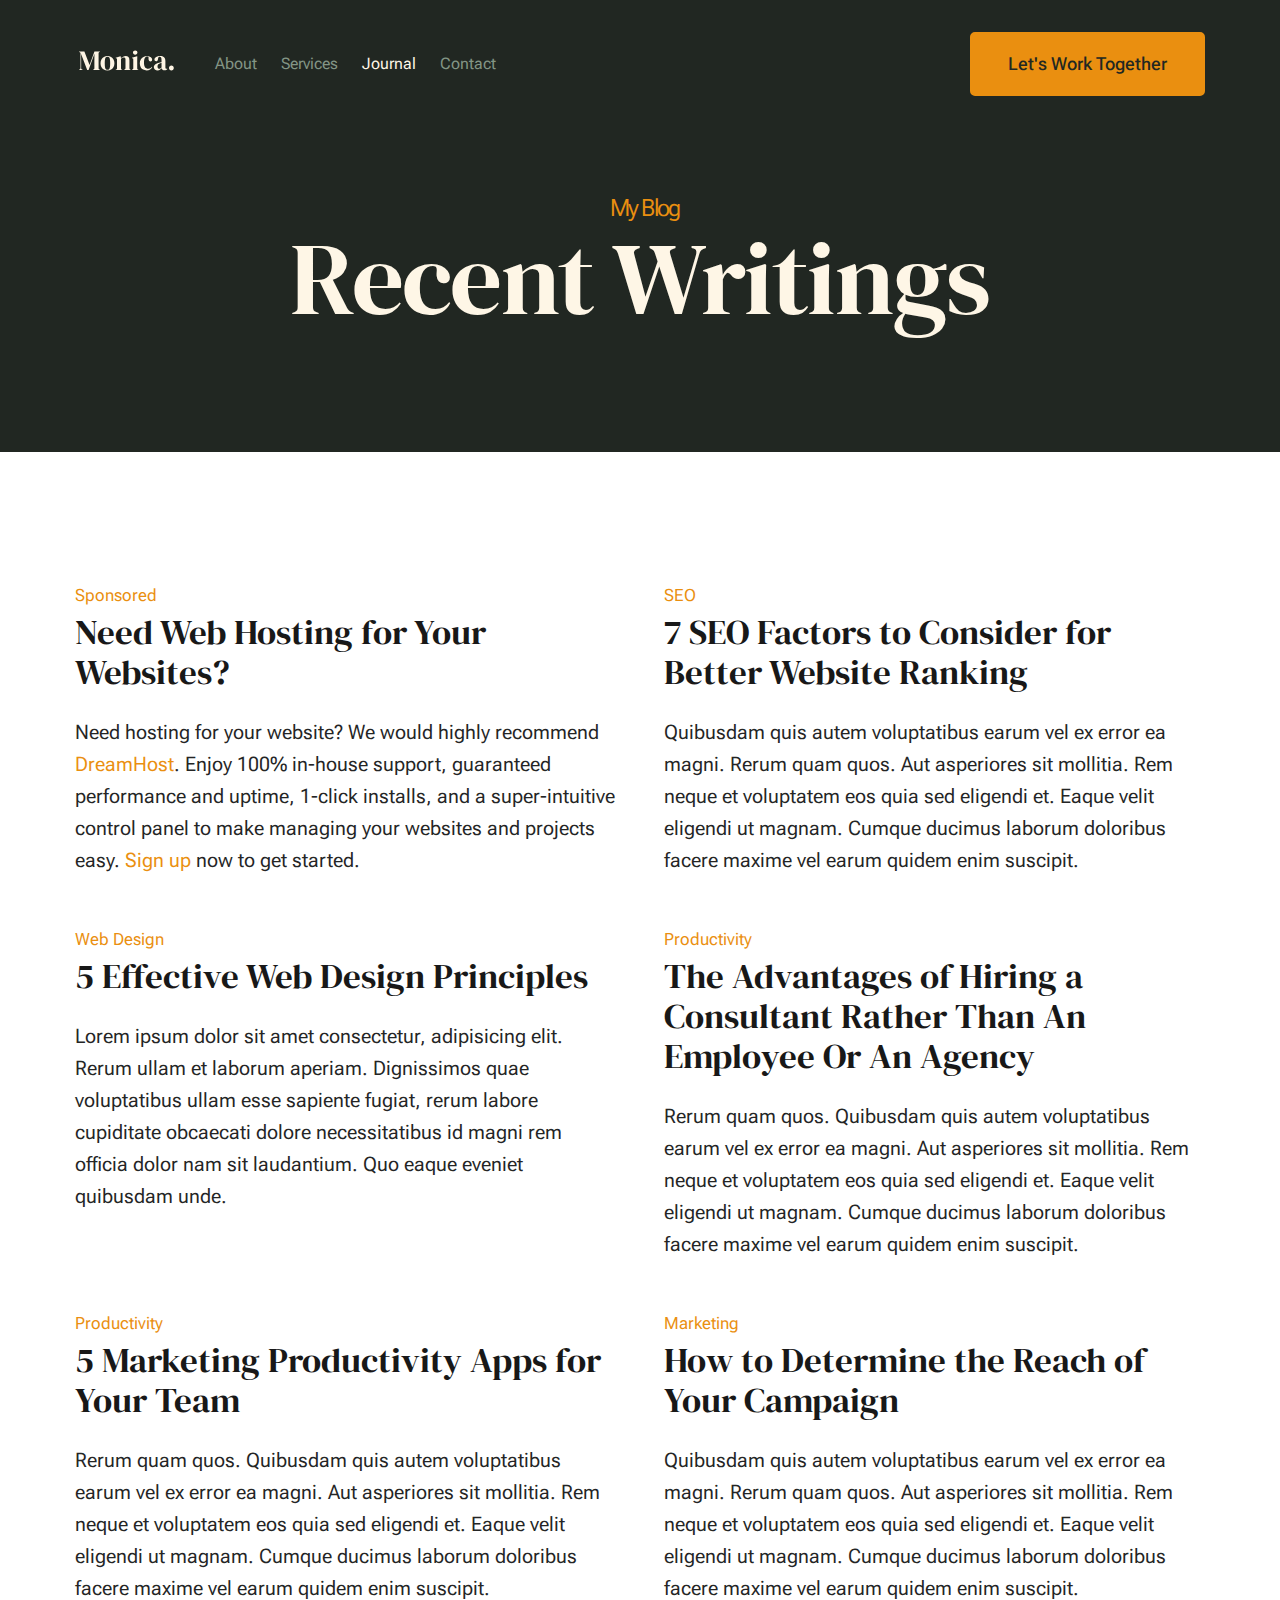
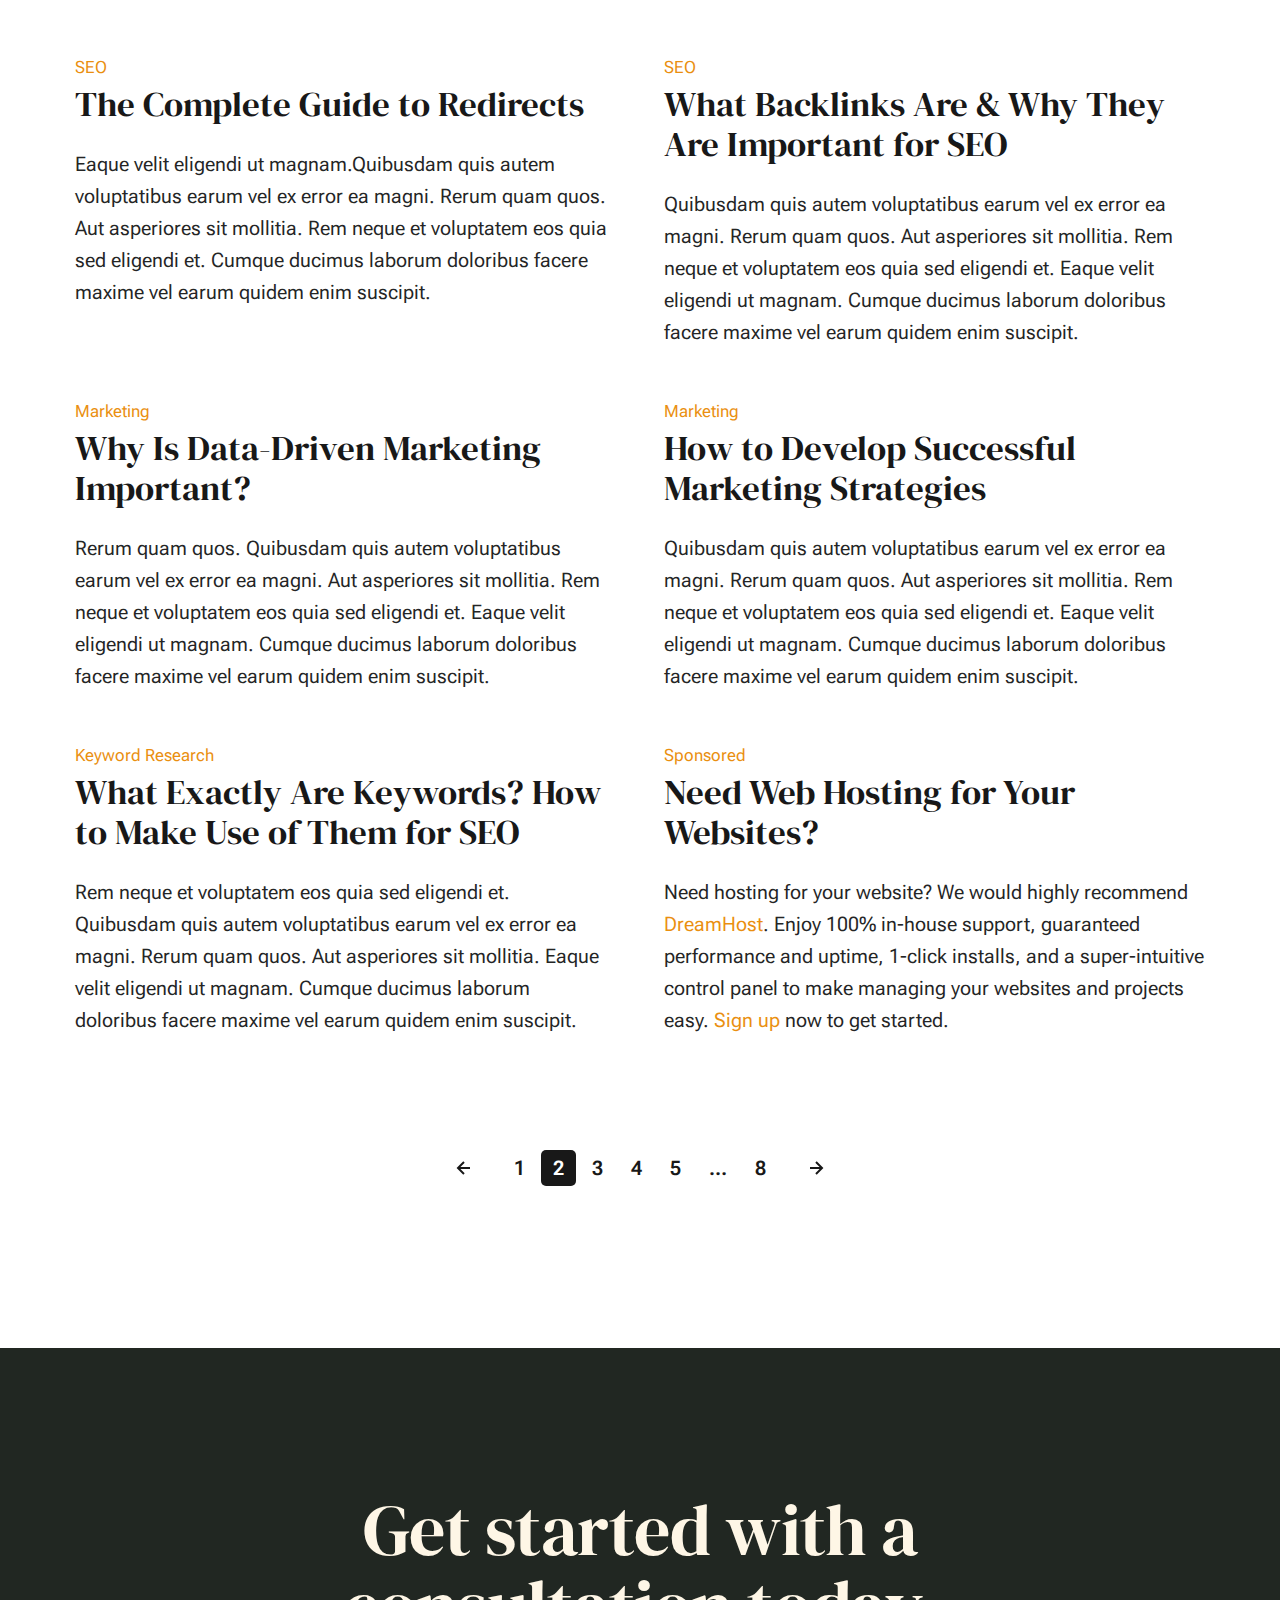
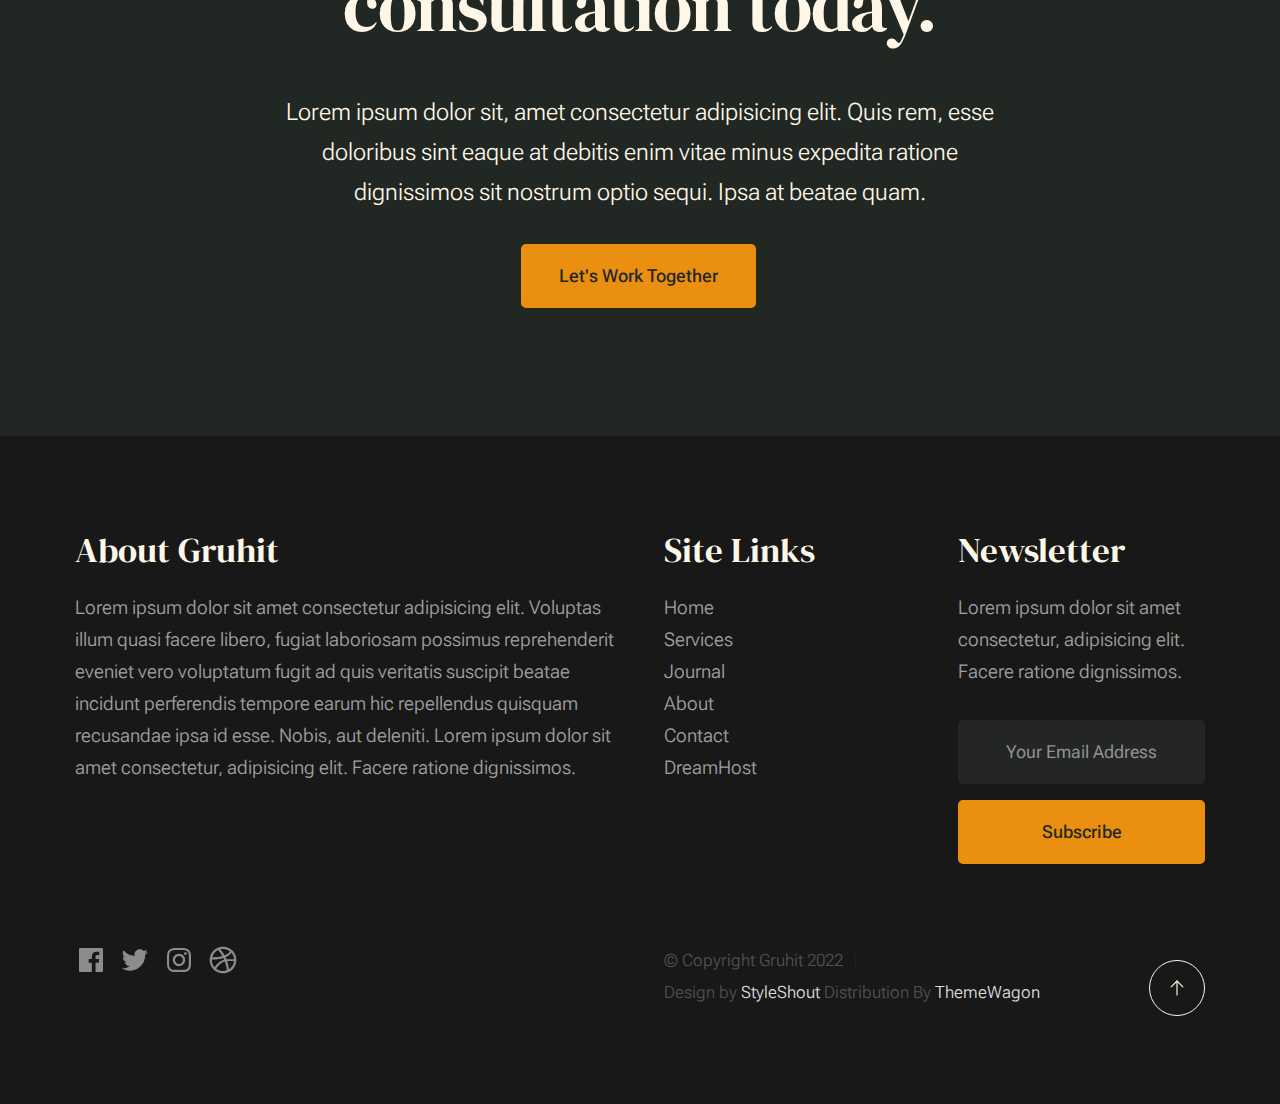
<file: blog.html>
<!DOCTYPE html>
<html lang="en" class="no-js" >
<head>

    <!--- basic page needs
    ================================================== -->
    <meta charset="utf-8">
    <meta name="viewport" content="width=device-width, initial-scale=1">
    <title>Blog - Gruhit</title>

    <script>
        document.documentElement.classList.remove('no-js');
        document.documentElement.classList.add('js');
    </script>

    <!-- CSS
    ================================================== -->
    <link rel="stylesheet" href="css/vendor.css">
    <link rel="stylesheet" href="css/styles.css">

    <!-- favicons
    ================================================== -->
    <link rel="apple-touch-icon" sizes="180x180" href="apple-touch-icon.png">
    <link rel="icon" type="image/png" sizes="32x32" href="favicon-32x32.png">
    <link rel="icon" type="image/png" sizes="16x16" href="favicon-16x16.png">
    <link rel="manifest" href="site.webmanifest">

</head>


<body id="top">


    <!-- preloader
    ================================================== -->
    <div id="preloader">
        <div id="loader" class="dots-fade">
            <div></div>
            <div></div>
            <div></div>
        </div>
    </div>


    <!-- page wrap
    ================================================== -->
    <div id="page" class="s-pagewrap">

        <!-- # site header 
        ================================================== -->
        <header class="s-header">

            <div class="row s-header__inner width-sixteen-col">

                <div class="s-header__block">
                    <div class="s-header__logo">
                        <a class="logo" href="index.html">
                            <img src="images/logo.svg" alt="Homepage">
                        </a>
                    </div>

                    <a class="s-header__menu-toggle" href="#0"><span>Menu</span></a>
                </div> <!-- end s-header__block -->

                <nav class="s-header__nav">
    
                    <ul class="s-header__menu-links">
                        <li><a href="about.html">About</a></li>
                        <li><a href="services.html">Services</a></li>
                        <li class="current"><a href="blog.html">Journal</a></li>
                        <li><a href="contact.html">Contact</a></li>
                    </ul> <!-- s-header__menu-links -->

                    <div class="s-header__contact">
                        <a href="contact.html" class="btn btn--primary s-header__contact-btn">Let's Work Together</a>                        
                    </div> <!-- s-header__contact -->
    
                </nav> <!-- end s-header__nav -->

            </div> <!-- end s-header__inner -->

        </header> <!-- end s-header -->


        <!-- # site main content
        ================================================== -->
        <section id="content" class="s-content">

               <section class="s-pageheader pageheader">
                    <div class="row">
                        <div class="column xl-12">
                            <h1 class="page-title">
                                <span class="page-title__small-type text-pretitle">My Blog</span>
                                Recent Writings
                            </h1>
                        </div>
                    </div>
               </section>   

               <section class="s-pagecontent pagecontent">

                    <div class="row">
                        <div class="column xl-12 grid-block">          
        
                            <!-- <div class="grid-full">         -->
                                <div class="grid-full grid-list-items">

                                    <div class="grid-list-items__item blog-card">
                                        <div class="blog-card__header">
                                            <div class="blog-card__cat-links">
                                                <a href="blog.html">Sponsored</a>
                                            </div>
                                            <h3 class="blog-card__title"><a href="https://www.dreamhost.com/r.cgi?287326">Need Web Hosting for Your Websites?</a></h3>
                                        </div>
                                        <div class="blog-card__text">
                                            <p>
                                            Need hosting for your website? We would highly recommend <a href="https://www.dreamhost.com/r.cgi?287326">DreamHost</a>.
                                            Enjoy 100% in-house support, guaranteed performance and uptime, 1-click installs, and a super-intuitive control 
                                            panel to make managing your websites and projects easy. <a href="https://www.dreamhost.com/r.cgi?287326">Sign up</a> now to get started.
                                            </p>
                                        </div>
                                    </div> <!-- end blog-card -->
                                    <div class="grid-list-items__item blog-card">
                                        <div class="blog-card__header">
                                            <div class="blog-card__cat-links">
                                                <a href="blog.html">SEO</a>
                                            </div>
                                            <h3 class="blog-card__title"><a href="single.html">7 SEO Factors to Consider for Better Website Ranking</a></h3>
                                        </div>
                                        <div class="blog-card__text">
                                            <p>
                                            Quibusdam quis autem voluptatibus earum vel ex error ea magni. Rerum quam quos. Aut asperiores 
                                            sit mollitia. Rem neque et voluptatem eos quia sed eligendi et. Eaque velit eligendi ut 
                                            magnam. Cumque ducimus laborum doloribus facere maxime vel earum quidem enim suscipit.
                                            </p>
                                        </div>
                                    </div> <!-- end blog-card -->
                                    <div class="grid-list-items__item blog-card">
                                        <div class="blog-card__header">
                                            <div class="blog-card__cat-links">
                                                <a href="blog.html">Web Design</a>
                                            </div>
                                            <h3 class="blog-card__title"><a href="single.html">5 Effective Web Design Principles</a></h3>
                                        </div>
                                        <div class="blog-card__text">
                                            <p>
                                            Lorem ipsum dolor sit amet consectetur, adipisicing elit. Rerum ullam et laborum aperiam. 
                                            Dignissimos quae voluptatibus ullam esse sapiente fugiat, rerum labore cupiditate obcaecati 
                                            dolore necessitatibus id magni rem officia dolor nam sit laudantium. Quo eaque eveniet quibusdam unde. 
                                            </p>
                                        </div>
                                    </div> <!-- end blog card -->
                                    <div class="grid-list-items__item blog-card">
                                        <div class="blog-card__header">
                                            <div class="blog-card__cat-links">
                                                <a href="blog.html">Productivity</a>
                                            </div>
                                            <h3 class="blog-card__title"><a href="single.html">The Advantages of Hiring a Consultant Rather Than An Employee Or An Agency</a></h3>
                                        </div>
                                        <div class="blog-card__text">
                                            <p>
                                            Rerum quam quos. Quibusdam quis autem voluptatibus earum vel ex error ea magni. Aut asperiores 
                                            sit mollitia. Rem neque et voluptatem eos quia sed eligendi et. Eaque velit eligendi ut 
                                            magnam. Cumque ducimus laborum doloribus facere maxime vel earum quidem enim suscipit.
                                            </p>
                                        </div>
                                    </div> <!-- end blog-card -->
                                    <div class="grid-list-items__item blog-card">
                                        <div class="blog-card__header">
                                            <div class="blog-card__cat-links">
                                                <a href="blog.html">Productivity</a>
                                            </div>
                                            <h3 class="blog-card__title"><a href="single.html">5 Marketing Productivity Apps for Your Team</a></h3>
                                        </div>
                                        <div class="blog-card__text">
                                            <p>
                                            Rerum quam quos. Quibusdam quis autem voluptatibus earum vel ex error ea magni. Aut asperiores 
                                            sit mollitia. Rem neque et voluptatem eos quia sed eligendi et. Eaque velit eligendi ut 
                                            magnam. Cumque ducimus laborum doloribus facere maxime vel earum quidem enim suscipit.
                                            </p>
                                        </div>
                                    </div> <!-- end blog-card -->
                                    <div class="grid-list-items__item blog-card">
                                        <div class="blog-card__header">
                                            <div class="blog-card__cat-links">
                                                <a href="blog.html">Marketing</a>
                                            </div>
                                            <h3 class="blog-card__title"><a href="single.html">How to Determine the Reach of Your Campaign</a></h3>
                                        </div>
                                        <div class="blog-card__text">
                                            <p>
                                            Quibusdam quis autem voluptatibus earum vel ex error ea magni. Rerum quam quos. Aut asperiores 
                                            sit mollitia. Rem neque et voluptatem eos quia sed eligendi et. Eaque velit eligendi ut 
                                            magnam. Cumque ducimus laborum doloribus facere maxime vel earum quidem enim suscipit.
                                            </p>
                                        </div>
                                    </div> <!-- end blog-card -->
                                    <div class="grid-list-items__item blog-card">
                                        <div class="blog-card__header">
                                            <div class="blog-card__cat-links">
                                                <a href="blog.html">SEO</a>
                                            </div>
                                            <h3 class="blog-card__title"><a href="single.html">The Complete Guide to Redirects</a></h3>
                                        </div>
                                        <div class="blog-card__text">
                                            <p>
                                            Eaque velit eligendi ut magnam.Quibusdam quis autem voluptatibus earum vel 
                                            ex error ea magni. Rerum quam quos. Aut asperiores sit mollitia. Rem neque et 
                                            voluptatem eos quia sed eligendi et. Cumque ducimus laborum doloribus facere maxime 
                                            vel earum quidem enim suscipit.
                                            </p>
                                        </div>
                                    </div> <!-- end blog card -->
                                    <div class="grid-list-items__item blog-card">
                                        <div class="blog-card__header">
                                            <div class="blog-card__cat-links">
                                                <a href="blog.html">SEO</a>
                                            </div>
                                            <h3 class="blog-card__title"><a href="single.html">What Backlinks Are & Why They Are Important for SEO</a></h3>
                                        </div>
                                        <div class="blog-card__text">
                                            <p>
                                            Quibusdam quis autem voluptatibus earum vel ex error ea magni. Rerum quam quos. Aut asperiores 
                                            sit mollitia. Rem neque et voluptatem eos quia sed eligendi et. Eaque velit eligendi ut 
                                            magnam. Cumque ducimus laborum doloribus facere maxime vel earum quidem enim suscipit.
                                            </p>
                                        </div>
                                    </div> <!-- end blog-card -->
                                    <div class="grid-list-items__item blog-card">
                                        <div class="blog-card__header">
                                            <div class="blog-card__cat-links">
                                                <a href="blog.html">Marketing</a>
                                            </div>
                                            <h3 class="blog-card__title"><a href="single.html">Why Is Data-Driven Marketing Important?</a></h3>
                                        </div>
                                        <div class="blog-card__text">
                                            <p>
                                            Rerum quam quos. Quibusdam quis autem voluptatibus earum vel ex error ea magni. Aut asperiores 
                                            sit mollitia. Rem neque et voluptatem eos quia sed eligendi et. Eaque velit eligendi ut 
                                            magnam. Cumque ducimus laborum doloribus facere maxime vel earum quidem enim suscipit.
                                            </p>
                                        </div>
                                    </div> <!-- end blog card -->
                                    <div class="grid-list-items__item blog-card">
                                        <div class="blog-card__header">
                                            <div class="blog-card__cat-links">
                                                <a href="blog.html">Marketing</a>
                                            </div>
                                            <h3 class="blog-card__title"><a href="single.html">How to Develop Successful Marketing Strategies</a></h3>
                                        </div>
                                        <div class="blog-card__text">
                                            <p>
                                            Quibusdam quis autem voluptatibus earum vel ex error ea magni. Rerum quam quos. Aut asperiores 
                                            sit mollitia. Rem neque et voluptatem eos quia sed eligendi et. Eaque velit eligendi ut 
                                            magnam. Cumque ducimus laborum doloribus facere maxime vel earum quidem enim suscipit.
                                            </p>
                                        </div>
                                    </div> <!-- end blog-card -->
                                    <div class="grid-list-items__item blog-card">
                                        <div class="blog-card__header">
                                            <div class="blog-card__cat-links">
                                                <a href="blog.html">Keyword Research</a>
                                            </div>
                                            <h3 class="blog-card__title"><a href="single.html">What Exactly Are Keywords? How to Make Use of Them for SEO</a></h3>
                                        </div>
                                        <div class="blog-card__text">
                                            <p>
                                            Rem neque et voluptatem eos quia sed eligendi et. Quibusdam quis autem voluptatibus earum vel ex error ea magni. 
                                            Rerum quam quos. Aut asperiores sit mollitia. Eaque velit eligendi ut 
                                            magnam. Cumque ducimus laborum doloribus facere maxime vel earum quidem enim suscipit.
                                            </p>
                                        </div>
                                    </div> <!-- end blog-card -->
                                    <div class="grid-list-items__item blog-card">
                                        <div class="blog-card__header">
                                            <div class="blog-card__cat-links">
                                                <a href="blog.html">Sponsored</a>
                                            </div>
                                            <h3 class="blog-card__title"><a href="https://www.dreamhost.com/r.cgi?287326">Need Web Hosting for Your Websites?</a></h3>
                                        </div>
                                        <div class="blog-card__text">
                                            <p>
                                            Need hosting for your website? We would highly recommend <a href="https://www.dreamhost.com/r.cgi?287326">DreamHost</a>.
                                            Enjoy 100% in-house support, guaranteed performance and uptime, 1-click installs, and a super-intuitive control 
                                            panel to make managing your websites and projects easy. <a href="https://www.dreamhost.com/r.cgi?287326">Sign up</a> now to get started.
                                            </p>
                                        </div>
                                    </div> <!-- end blog card -->
        
                                </div> <!-- grid-list-items -->
                            <!-- </div>     -->

                        </div> <!-- end grid-block-->
                    </div> <!-- end row -->

                    <!-- pagination -->
                    <div class="row navigation pagination">
                        <div class="column xl-12">
                            <nav class="pgn">
                                <ul>
                                    <li>
                                        <a class="pgn__prev" href="#0">
                                            <svg xmlns="http://www.w3.org/2000/svg" width="24" height="24" viewBox="0 0 24 24"><path d="M12.707 17.293L8.414 13H18v-2H8.414l4.293-4.293-1.414-1.414L4.586 12l6.707 6.707z"/></svg>
                                        </a>
                                    </li>
                                    <li><a class="pgn__num" href="#0">1</a></li>
                                    <li><span class="pgn__num current">2</span></li>
                                    <li><a class="pgn__num" href="#0">3</a></li>
                                    <li><a class="pgn__num" href="#0">4</a></li>
                                    <li><a class="pgn__num" href="#0">5</a></li>
                                    <li><span class="pgn__num dots">…</span></li>
                                    <li><a class="pgn__num" href="#0">8</a></li>
                                    <li>
                                        <a class="pgn__next" href="#0">
                                            <svg xmlns="http://www.w3.org/2000/svg" width="24" height="24" viewBox="0 0 24 24"><path d="M11.293 17.293l1.414 1.414L19.414 12l-6.707-6.707-1.414 1.414L15.586 11H6v2h9.586z"/></svg>
                                        </a>
                                    </li>
                                </ul>
                            </nav>
                        </div> <!-- end column -->
                    </div> <!-- end pagination -->

               </section>

        </section> <!-- s-content-->

        <!-- # cta
        ================================================== -->
        <section id="cta" class="s-cta">

            <div class="row row-x-center text-center">
                <div class="column xl-8 lg-12">

                    <div class="s-cta__content">
                        <h2 class="text-display-title">
                        Get started with a consultation today.
                        </h2>
                        <p class="lead">
                        Lorem ipsum dolor sit, amet consectetur adipisicing elit. Quis rem, esse doloribus sint eaque at debitis enim vitae minus expedita ratione dignissimos sit nostrum optio sequi. Ipsa at beatae quam.
                        </p>
                        <a href="contact.html" class="btn btn--primary">Let's Work Together</a>
                    </div>

                </div>
            </div>

        </section> <!-- end s-cta -->


        <!-- # footer 
        ================================================== -->
        <footer class="s-footer">
            <div class="row s-footer__content">
                <div class="column xl-6 lg-6 md-12 s-footer__block s-footer__about">                    
                    <h3>About Gruhit</h3>
                    <p>
                    Lorem ipsum dolor sit amet consectetur adipisicing elit. Voluptas illum quasi facere libero, 
                    fugiat laboriosam possimus reprehenderit eveniet vero voluptatum fugit ad quis veritatis suscipit beatae 
                    incidunt perferendis tempore earum hic repellendus quisquam recusandae ipsa id esse. Nobis, aut deleniti.
                    Lorem ipsum dolor sit amet consectetur, adipisicing elit. Facere ratione dignissimos.
                    </p>               
                </div>                
                <div class="column xl-3 lg-6 md-12 s-footer__block s-footer__site-links">
                    <h3>Site Links</h3>
                    <ul class="link-list">
                        <li><a href="index.html">Home</a></li>
                        <li><a href="services.html">Services</a></li>
                        <li><a href="blog.html">Journal</a></li>
                        <li><a href="about.html">About</a></li>
                        <li><a href="contact.html">Contact</a></li>
                        <li><a href="https://www.dreamhost.com/r.cgi?287326">DreamHost</a></li>
                    </ul>
                </div>
                <div class="column xl-3 lg-6 md-12 tab-12 s-footer__block s-footer__newsletter">
                    <h3>Newsletter</h3>

                    <p>
                    Lorem ipsum dolor sit amet consectetur, adipisicing elit. Facere ratione dignissimos.
                    </p>

                    <div class="subscribe-form">
                        <form id="mc-form" class="mc-form">
                            <input type="email" name="EMAIL" id="mce-EMAIL" class="u-fullwidth text-center" placeholder="Your Email Address" title="The domain portion of the email address is invalid (the portion after the @)." pattern="^([^\x00-\x20\x22\x28\x29\x2c\x2e\x3a-\x3c\x3e\x40\x5b-\x5d\x7f-\xff]+|\x22([^\x0d\x22\x5c\x80-\xff]|\x5c[\x00-\x7f])*\x22)(\x2e([^\x00-\x20\x22\x28\x29\x2c\x2e\x3a-\x3c\x3e\x40\x5b-\x5d\x7f-\xff]+|\x22([^\x0d\x22\x5c\x80-\xff]|\x5c[\x00-\x7f])*\x22))*\x40([^\x00-\x20\x22\x28\x29\x2c\x2e\x3a-\x3c\x3e\x40\x5b-\x5d\x7f-\xff]+|\x5b([^\x0d\x5b-\x5d\x80-\xff]|\x5c[\x00-\x7f])*\x5d)(\x2e([^\x00-\x20\x22\x28\x29\x2c\x2e\x3a-\x3c\x3e\x40\x5b-\x5d\x7f-\xff]+|\x5b([^\x0d\x5b-\x5d\x80-\xff]|\x5c[\x00-\x7f])*\x5d))*(\.\w{2,})+$" required>
                            <input type="submit" name="subscribe" value="Subscribe" class="btn btn--primary btn--small u-fullwidth">
                            <!-- <div style="position: absolute; left: -5000px;" aria-hidden="true"><input type="text" name="b_cdb7b577e41181934ed6a6a44_9a91cfe7b3" tabindex="-1" value=""></div> -->
                            <div class="mc-status"></div>
                        </form>
                    </div>
                </div>
            </div>    
            
            <div class="row s-footer__bottom">
                <div class="column xl-6 lg-12">
                    <ul class="s-footer__social social-list">
                        <li>
                            <a href="#0">
                                <svg xmlns="http://www.w3.org/2000/svg" width="24" height="24" viewBox="0 0 24 24" style="fill:rgba(0, 0, 0, 1);transform:;-ms-filter:"><path d="M20,3H4C3.447,3,3,3.448,3,4v16c0,0.552,0.447,1,1,1h8.615v-6.96h-2.338v-2.725h2.338v-2c0-2.325,1.42-3.592,3.5-3.592 c0.699-0.002,1.399,0.034,2.095,0.107v2.42h-1.435c-1.128,0-1.348,0.538-1.348,1.325v1.735h2.697l-0.35,2.725h-2.348V21H20 c0.553,0,1-0.448,1-1V4C21,3.448,20.553,3,20,3z"></path></svg>
                                <span class="u-screen-reader-text">Facebook</span>
                            </a>
                        </li>
                        <li>
                            <a href="#0">
                                <svg xmlns="http://www.w3.org/2000/svg" width="24" height="24" viewBox="0 0 24 24" style="fill:rgba(0, 0, 0, 1);transform:;-ms-filter:"><path d="M19.633,7.997c0.013,0.175,0.013,0.349,0.013,0.523c0,5.325-4.053,11.461-11.46,11.461c-2.282,0-4.402-0.661-6.186-1.809 c0.324,0.037,0.636,0.05,0.973,0.05c1.883,0,3.616-0.636,5.001-1.721c-1.771-0.037-3.255-1.197-3.767-2.793 c0.249,0.037,0.499,0.062,0.761,0.062c0.361,0,0.724-0.05,1.061-0.137c-1.847-0.374-3.23-1.995-3.23-3.953v-0.05 c0.537,0.299,1.16,0.486,1.82,0.511C3.534,9.419,2.823,8.184,2.823,6.787c0-0.748,0.199-1.434,0.548-2.032 c1.983,2.443,4.964,4.04,8.306,4.215c-0.062-0.3-0.1-0.611-0.1-0.923c0-2.22,1.796-4.028,4.028-4.028 c1.16,0,2.207,0.486,2.943,1.272c0.91-0.175,1.782-0.512,2.556-0.973c-0.299,0.935-0.936,1.721-1.771,2.22 c0.811-0.088,1.597-0.312,2.319-0.624C21.104,6.712,20.419,7.423,19.633,7.997z"></path></svg>
                                <span class="u-screen-reader-text">Twitter</span>
                            </a>
                        </li>
                        <li>
                            <a href="#0">
                                <svg xmlns="http://www.w3.org/2000/svg" width="24" height="24" viewBox="0 0 24 24" style="fill:rgba(0, 0, 0, 1);transform:;-ms-filter:"><path d="M11.999,7.377c-2.554,0-4.623,2.07-4.623,4.623c0,2.554,2.069,4.624,4.623,4.624c2.552,0,4.623-2.07,4.623-4.624 C16.622,9.447,14.551,7.377,11.999,7.377L11.999,7.377z M11.999,15.004c-1.659,0-3.004-1.345-3.004-3.003 c0-1.659,1.345-3.003,3.004-3.003s3.002,1.344,3.002,3.003C15.001,13.659,13.658,15.004,11.999,15.004L11.999,15.004z"></path><circle cx="16.806" cy="7.207" r="1.078"></circle><path d="M20.533,6.111c-0.469-1.209-1.424-2.165-2.633-2.632c-0.699-0.263-1.438-0.404-2.186-0.42 c-0.963-0.042-1.268-0.054-3.71-0.054s-2.755,0-3.71,0.054C7.548,3.074,6.809,3.215,6.11,3.479C4.9,3.946,3.945,4.902,3.477,6.111 c-0.263,0.7-0.404,1.438-0.419,2.186c-0.043,0.962-0.056,1.267-0.056,3.71c0,2.442,0,2.753,0.056,3.71 c0.015,0.748,0.156,1.486,0.419,2.187c0.469,1.208,1.424,2.164,2.634,2.632c0.696,0.272,1.435,0.426,2.185,0.45 c0.963,0.042,1.268,0.055,3.71,0.055s2.755,0,3.71-0.055c0.747-0.015,1.486-0.157,2.186-0.419c1.209-0.469,2.164-1.424,2.633-2.633 c0.263-0.7,0.404-1.438,0.419-2.186c0.043-0.962,0.056-1.267,0.056-3.71s0-2.753-0.056-3.71C20.941,7.57,20.801,6.819,20.533,6.111z M19.315,15.643c-0.007,0.576-0.111,1.147-0.311,1.688c-0.305,0.787-0.926,1.409-1.712,1.711c-0.535,0.199-1.099,0.303-1.67,0.311 c-0.95,0.044-1.218,0.055-3.654,0.055c-2.438,0-2.687,0-3.655-0.055c-0.569-0.007-1.135-0.112-1.669-0.311 c-0.789-0.301-1.414-0.923-1.719-1.711c-0.196-0.534-0.302-1.099-0.311-1.669c-0.043-0.95-0.053-1.218-0.053-3.654 c0-2.437,0-2.686,0.053-3.655c0.007-0.576,0.111-1.146,0.311-1.687c0.305-0.789,0.93-1.41,1.719-1.712 c0.534-0.198,1.1-0.303,1.669-0.311c0.951-0.043,1.218-0.055,3.655-0.055c2.437,0,2.687,0,3.654,0.055 c0.571,0.007,1.135,0.112,1.67,0.311c0.786,0.303,1.407,0.925,1.712,1.712c0.196,0.534,0.302,1.099,0.311,1.669 c0.043,0.951,0.054,1.218,0.054,3.655c0,2.436,0,2.698-0.043,3.654H19.315z"></path></svg>
                                <span class="u-screen-reader-text">Instagram</span>
                            </a>
                        </li>
                        <li>
                            <a href="#0">
                                <svg xmlns="http://www.w3.org/2000/svg" width="24" height="24" viewBox="0 0 24 24" style="fill: rgba(0, 0, 0, 1);transform: ;msFilter:;"><path d="M20.66 6.98a9.932 9.932 0 0 0-3.641-3.64C15.486 2.447 13.813 2 12 2s-3.486.447-5.02 1.34c-1.533.893-2.747 2.107-3.64 3.64S2 10.187 2 12s.446 3.487 1.34 5.02a9.924 9.924 0 0 0 3.641 3.64C8.514 21.553 10.187 22 12 22s3.486-.447 5.02-1.34a9.932 9.932 0 0 0 3.641-3.64C21.554 15.487 22 13.813 22 12s-.446-3.487-1.34-5.02zM12 3.66c2 0 3.772.64 5.32 1.919-.92 1.174-2.286 2.14-4.1 2.9-1.002-1.813-2.088-3.327-3.261-4.54A7.715 7.715 0 0 1 12 3.66zM5.51 6.8a8.116 8.116 0 0 1 2.711-2.22c1.212 1.201 2.325 2.7 3.34 4.5-2 .6-4.114.9-6.341.9-.573 0-1.006-.013-1.3-.04A8.549 8.549 0 0 1 5.51 6.8zM3.66 12c0-.054.003-.12.01-.2.007-.08.01-.146.01-.2.254.014.641.02 1.161.02 2.666 0 5.146-.367 7.439-1.1.187.373.381.793.58 1.26-1.32.293-2.674 1.006-4.061 2.14S6.4 16.247 5.76 17.5c-1.4-1.587-2.1-3.42-2.1-5.5zM12 20.34c-1.894 0-3.594-.587-5.101-1.759.601-1.187 1.524-2.322 2.771-3.401 1.246-1.08 2.483-1.753 3.71-2.02a29.441 29.441 0 0 1 1.56 6.62 8.166 8.166 0 0 1-2.94.56zm7.08-3.96a8.351 8.351 0 0 1-2.58 2.621c-.24-2.08-.7-4.107-1.379-6.081.932-.066 1.765-.1 2.5-.1.799 0 1.686.034 2.659.1a8.098 8.098 0 0 1-1.2 3.46zm-1.24-5c-1.16 0-2.233.047-3.22.14a27.053 27.053 0 0 0-.68-1.62c2.066-.906 3.532-2.006 4.399-3.3 1.2 1.414 1.854 3.027 1.96 4.84-.812-.04-1.632-.06-2.459-.06z"></path></svg>
                                <span class="u-screen-reader-text">Dribbble</span>
                            </a>
                        </li>
                    </ul> <!-- end s-footer__social -->
                </div>
                <div class="column xl-6 lg-12">
                    <p class="ss-copyright">
                        <span>© Copyright Gruhit 2022</span> 
                        <span>Design by <a href="https://www.styleshout.com/">StyleShout</a> Distribution By <a href="https://themewagon.com">ThemeWagon</a></span>
                    </p>
                </div>

                <div class="ss-go-top">
                    <a class="smoothscroll" title="Back to Top" href="#top">
                        <svg xmlns="http://www.w3.org/2000/svg" viewBox="0 0 24 24" width="36" height="36" fill="none" stroke="#ffffff" stroke-width="1" stroke-linecap="round" stroke-linejoin="round">&lt;!--!  Atomicons Free 1.00 by @atisalab License - https://atomicons.com/license/ (Icons: CC BY 4.0) Copyright 2021 Atomicons --&gt;<polyline points="17 11 12 6 7 11"></polyline><line x1="12" y1="18" x2="12" y2="6"></line></svg>
                    </a>
                </div> <!-- end ss-go-top -->
            </div>
            
        </footer> <!-- end s-footer -->

    </div> <!-- end page-wrap -->

    <!-- Java Script
    ================================================== -->
    <script src="js/plugins.js"></script>
    <script src="js/main.js"></script>

</body>
</html>
</file>
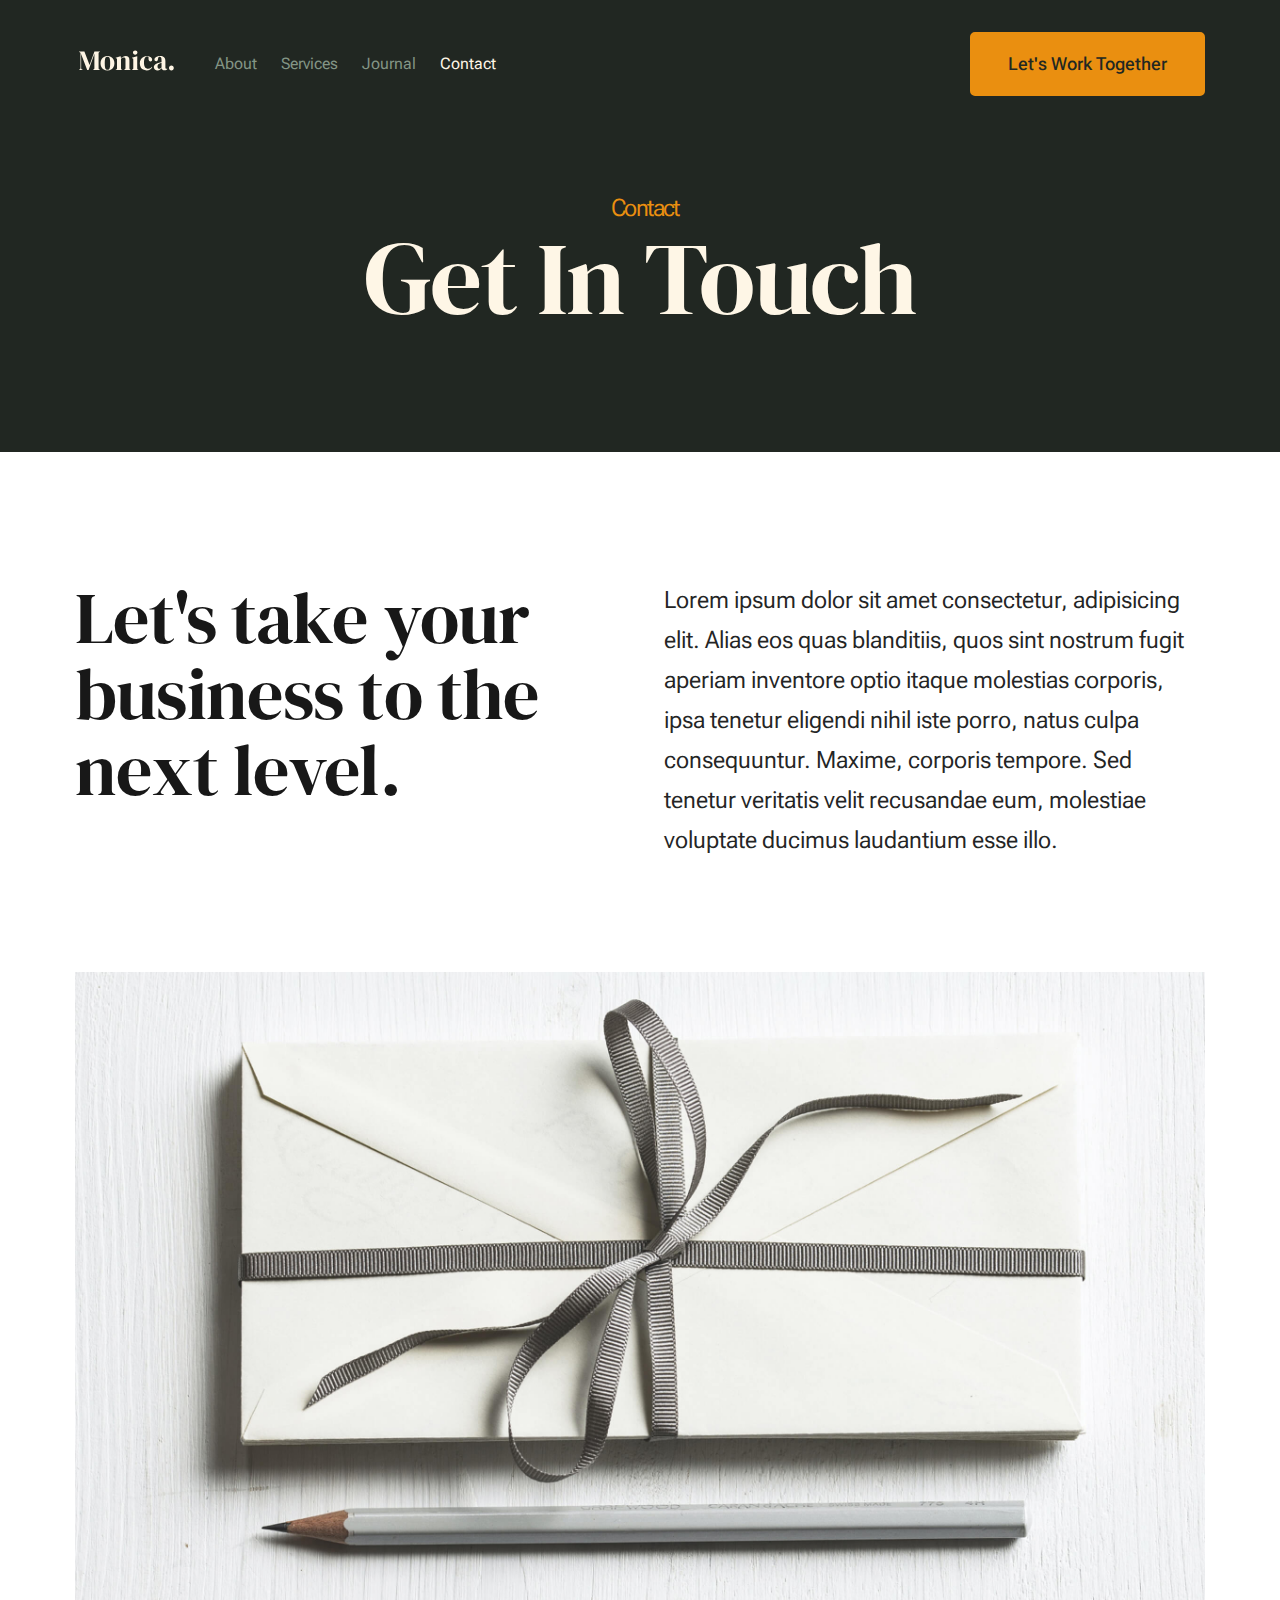
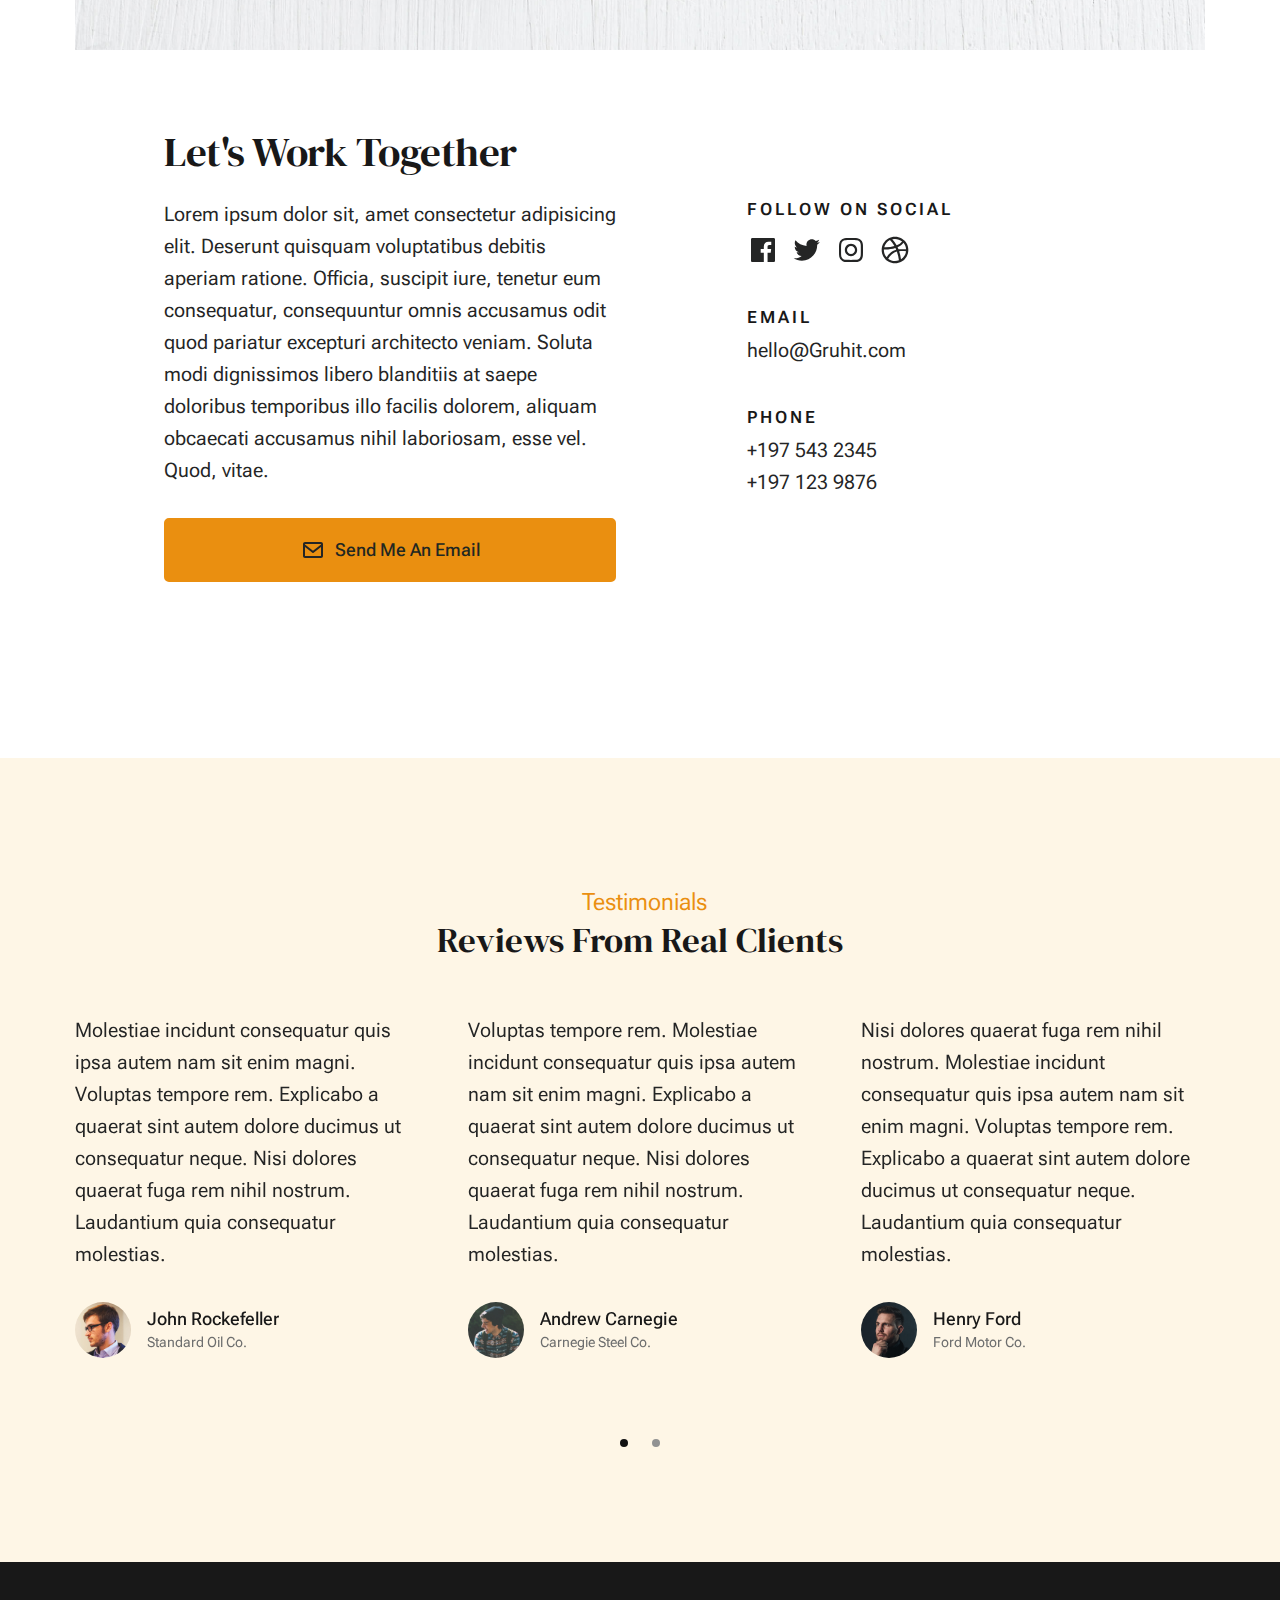
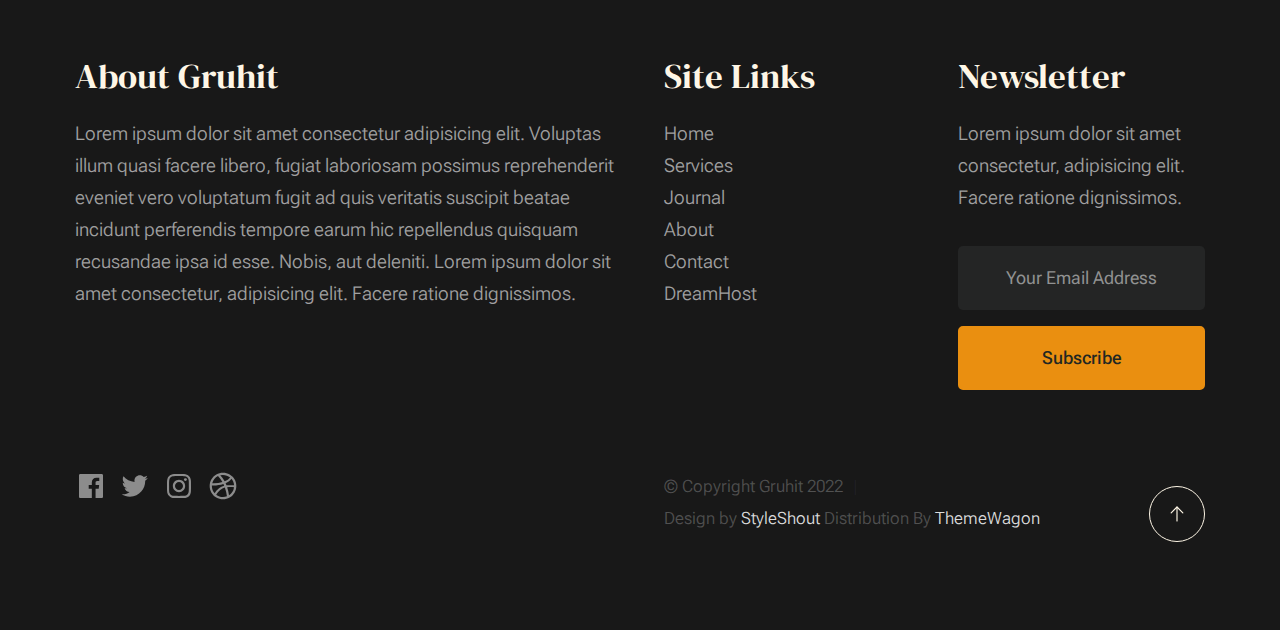
<file: contact.html>
<!DOCTYPE html>
<html lang="en" class="no-js" >
<head>

    <!--- basic page needs
    ================================================== -->
    <meta charset="utf-8">
    <meta name="viewport" content="width=device-width, initial-scale=1">
    <title>Contact - Gruhit</title>

    <script>
        document.documentElement.classList.remove('no-js');
        document.documentElement.classList.add('js');
    </script>

    <!-- CSS
    ================================================== -->
    <link rel="stylesheet" href="css/vendor.css">
    <link rel="stylesheet" href="css/styles.css">

    <!-- favicons
    ================================================== -->
    <link rel="apple-touch-icon" sizes="180x180" href="apple-touch-icon.png">
    <link rel="icon" type="image/png" sizes="32x32" href="favicon-32x32.png">
    <link rel="icon" type="image/png" sizes="16x16" href="favicon-16x16.png">
    <link rel="manifest" href="site.webmanifest">

</head>


<body id="top">


    <!-- preloader
    ================================================== -->
    <div id="preloader">
        <div id="loader" class="dots-fade">
            <div></div>
            <div></div>
            <div></div>
        </div>
    </div>


    <!-- page wrap
    ================================================== -->
    <div id="page" class="s-pagewrap">


        <!-- # site header 
        ================================================== -->
        <header class="s-header">
            <div class="row s-header__inner width-sixteen-col">

                <div class="s-header__block">
                    <div class="s-header__logo">
                        <a class="logo" href="index.html">
                            <img src="images/logo.svg" alt="Homepage">
                        </a>
                    </div>

                    <a class="s-header__menu-toggle" href="#0"><span>Menu</span></a>
                </div> <!-- end s-header__block -->

                <nav class="s-header__nav">
    
                    <ul class="s-header__menu-links">
                        <li><a href="about.html">About</a></li>
                        <li><a href="services.html">Services</a></li>
                        <li><a href="blog.html">Journal</a></li>
                        <li class="current"><a href="contact.html">Contact</a></li>
                    </ul> <!-- s-header__menu-links -->

                    <div class="s-header__contact">
                        <a href="contact.html" class="btn btn--primary s-header__contact-btn">Let's Work Together</a>                        
                    </div> <!-- s-header__contact -->
    
                </nav> <!-- end s-header__nav -->

            </div> <!-- end s-header__inner -->
        </header> <!-- end s-header -->


        <!-- # site main content
        ================================================== -->
        <section id="content" class="s-content">

               <section class="s-pageheader pageheader">
                    <div class="row">
                        <div class="column xl-12">
                            <h1 class="page-title">
                                <span class="page-title__small-type text-pretitle">Contact</span>
                                Get In Touch
                            </h1>                            
                        </div>
                    </div>
               </section> <!--pageheader -->  

               <section class="s-pagecontent pagecontent">

                    <div class="row pageintro">
                        <div class="column xl-6 lg-12">
                            <h2 class="text-display-title">Let's take your business to the next level.</h2>
                        </div>
                        <div class="column xl-6 lg-12 u-flexitem-x-right">
                            <p class="lead">
                            Lorem ipsum dolor sit amet consectetur, adipisicing elit. Alias eos quas blanditiis, quos sint nostrum fugit aperiam 
                            inventore optio itaque molestias corporis, ipsa tenetur eligendi nihil iste porro, natus culpa consequuntur. Maxime, 
                            corporis tempore. Sed tenetur veritatis velit recusandae eum, molestiae voluptate ducimus laudantium esse illo. 
                            </p>
                        </div>                       
                    </div> <!-- pageintro -->   
                    
                    <div class="row pagemedia">
                        <d class="column xl-12">
                            <figure class="page-media">                                
                                <img src="images/thumbs/contact/contact-1200.jpg" 
                                     srcset="images/thumbs/contact/contact-2400.jpg 2400w, 
                                             images/thumbs/contact/contact-1200.jpg 1200w, 
                                             images/thumbs/contact/contact-600.jpg 600w" sizes="(max-width: 2400px) 100vw, 2400px" alt="">
                            </figure>
                        </d>
                    </div> <!-- pagemedia --> 

                    <div class="row width-narrower pagemain">
                        <div class="column xl-12">
                            <h2>Let's Work Together</h2>

                            <div class="row">
                                <div class="column xl-6 md-12 contact-cta">     
                                    <p>
                                    Lorem ipsum dolor sit, amet consectetur adipisicing elit. Deserunt quisquam voluptatibus debitis aperiam ratione. Officia, 
                                    suscipit iure, tenetur eum consequatur, consequuntur omnis accusamus odit quod pariatur excepturi architecto veniam. Soluta 
                                    modi dignissimos libero blanditiis at saepe doloribus temporibus illo facilis dolorem, aliquam obcaecati accusamus nihil 
                                    laboriosam, esse vel. Quod, vitae.
                                    </p>
        
                                    <a href="mailto:#0" class="btn btn--primary u-fullwidth contact-btn">
                                        <svg xmlns="http://www.w3.org/2000/svg" width="24" height="24" viewBox="0 0 24 24" style="fill: rgba(0, 0, 0, 1);transform: ;msFilter:;"><path d="M20 4H4c-1.103 0-2 .897-2 2v12c0 1.103.897 2 2 2h16c1.103 0 2-.897 2-2V6c0-1.103-.897-2-2-2zm0 2v.511l-8 6.223-8-6.222V6h16zM4 18V9.044l7.386 5.745a.994.994 0 0 0 1.228 0L20 9.044 20.002 18H4z"></path></svg>
                                        Send Me An Email
                                    </a>
                                </div> 
                                <div class="column xl-5 md-12 u-flexitem-x-right">

                                    <div class="contact-block">
                                        <h6>Follow On Social</h6>
                                        <ul class="contact-social social-list">
                                            <li>
                                                <a href="#0">
                                                    <svg xmlns="http://www.w3.org/2000/svg" width="24" height="24" viewBox="0 0 24 24" style="fill:rgba(0, 0, 0, 1);transform:;-ms-filter:"><path d="M20,3H4C3.447,3,3,3.448,3,4v16c0,0.552,0.447,1,1,1h8.615v-6.96h-2.338v-2.725h2.338v-2c0-2.325,1.42-3.592,3.5-3.592 c0.699-0.002,1.399,0.034,2.095,0.107v2.42h-1.435c-1.128,0-1.348,0.538-1.348,1.325v1.735h2.697l-0.35,2.725h-2.348V21H20 c0.553,0,1-0.448,1-1V4C21,3.448,20.553,3,20,3z"></path></svg>
                                                    <span class="u-screen-reader-text">Facebook</span>
                                                </a>
                                            </li>
                                            <li>
                                                <a href="#0">
                                                    <svg xmlns="http://www.w3.org/2000/svg" width="24" height="24" viewBox="0 0 24 24" style="fill:rgba(0, 0, 0, 1);transform:;-ms-filter:"><path d="M19.633,7.997c0.013,0.175,0.013,0.349,0.013,0.523c0,5.325-4.053,11.461-11.46,11.461c-2.282,0-4.402-0.661-6.186-1.809 c0.324,0.037,0.636,0.05,0.973,0.05c1.883,0,3.616-0.636,5.001-1.721c-1.771-0.037-3.255-1.197-3.767-2.793 c0.249,0.037,0.499,0.062,0.761,0.062c0.361,0,0.724-0.05,1.061-0.137c-1.847-0.374-3.23-1.995-3.23-3.953v-0.05 c0.537,0.299,1.16,0.486,1.82,0.511C3.534,9.419,2.823,8.184,2.823,6.787c0-0.748,0.199-1.434,0.548-2.032 c1.983,2.443,4.964,4.04,8.306,4.215c-0.062-0.3-0.1-0.611-0.1-0.923c0-2.22,1.796-4.028,4.028-4.028 c1.16,0,2.207,0.486,2.943,1.272c0.91-0.175,1.782-0.512,2.556-0.973c-0.299,0.935-0.936,1.721-1.771,2.22 c0.811-0.088,1.597-0.312,2.319-0.624C21.104,6.712,20.419,7.423,19.633,7.997z"></path></svg>
                                                    <span class="u-screen-reader-text">Twitter</span>
                                                </a>
                                            </li>
                                            <li>
                                                <a href="#0">
                                                    <svg xmlns="http://www.w3.org/2000/svg" width="24" height="24" viewBox="0 0 24 24" style="fill:rgba(0, 0, 0, 1);transform:;-ms-filter:"><path d="M11.999,7.377c-2.554,0-4.623,2.07-4.623,4.623c0,2.554,2.069,4.624,4.623,4.624c2.552,0,4.623-2.07,4.623-4.624 C16.622,9.447,14.551,7.377,11.999,7.377L11.999,7.377z M11.999,15.004c-1.659,0-3.004-1.345-3.004-3.003 c0-1.659,1.345-3.003,3.004-3.003s3.002,1.344,3.002,3.003C15.001,13.659,13.658,15.004,11.999,15.004L11.999,15.004z"></path><circle cx="16.806" cy="7.207" r="1.078"></circle><path d="M20.533,6.111c-0.469-1.209-1.424-2.165-2.633-2.632c-0.699-0.263-1.438-0.404-2.186-0.42 c-0.963-0.042-1.268-0.054-3.71-0.054s-2.755,0-3.71,0.054C7.548,3.074,6.809,3.215,6.11,3.479C4.9,3.946,3.945,4.902,3.477,6.111 c-0.263,0.7-0.404,1.438-0.419,2.186c-0.043,0.962-0.056,1.267-0.056,3.71c0,2.442,0,2.753,0.056,3.71 c0.015,0.748,0.156,1.486,0.419,2.187c0.469,1.208,1.424,2.164,2.634,2.632c0.696,0.272,1.435,0.426,2.185,0.45 c0.963,0.042,1.268,0.055,3.71,0.055s2.755,0,3.71-0.055c0.747-0.015,1.486-0.157,2.186-0.419c1.209-0.469,2.164-1.424,2.633-2.633 c0.263-0.7,0.404-1.438,0.419-2.186c0.043-0.962,0.056-1.267,0.056-3.71s0-2.753-0.056-3.71C20.941,7.57,20.801,6.819,20.533,6.111z M19.315,15.643c-0.007,0.576-0.111,1.147-0.311,1.688c-0.305,0.787-0.926,1.409-1.712,1.711c-0.535,0.199-1.099,0.303-1.67,0.311 c-0.95,0.044-1.218,0.055-3.654,0.055c-2.438,0-2.687,0-3.655-0.055c-0.569-0.007-1.135-0.112-1.669-0.311 c-0.789-0.301-1.414-0.923-1.719-1.711c-0.196-0.534-0.302-1.099-0.311-1.669c-0.043-0.95-0.053-1.218-0.053-3.654 c0-2.437,0-2.686,0.053-3.655c0.007-0.576,0.111-1.146,0.311-1.687c0.305-0.789,0.93-1.41,1.719-1.712 c0.534-0.198,1.1-0.303,1.669-0.311c0.951-0.043,1.218-0.055,3.655-0.055c2.437,0,2.687,0,3.654,0.055 c0.571,0.007,1.135,0.112,1.67,0.311c0.786,0.303,1.407,0.925,1.712,1.712c0.196,0.534,0.302,1.099,0.311,1.669 c0.043,0.951,0.054,1.218,0.054,3.655c0,2.436,0,2.698-0.043,3.654H19.315z"></path></svg>
                                                    <span class="u-screen-reader-text">Instagram</span>
                                                </a>
                                            </li>
                                            <li>
                                                <a href="#0">
                                                    <svg xmlns="http://www.w3.org/2000/svg" width="24" height="24" viewBox="0 0 24 24" style="fill: rgba(0, 0, 0, 1);transform: ;msFilter:;"><path d="M20.66 6.98a9.932 9.932 0 0 0-3.641-3.64C15.486 2.447 13.813 2 12 2s-3.486.447-5.02 1.34c-1.533.893-2.747 2.107-3.64 3.64S2 10.187 2 12s.446 3.487 1.34 5.02a9.924 9.924 0 0 0 3.641 3.64C8.514 21.553 10.187 22 12 22s3.486-.447 5.02-1.34a9.932 9.932 0 0 0 3.641-3.64C21.554 15.487 22 13.813 22 12s-.446-3.487-1.34-5.02zM12 3.66c2 0 3.772.64 5.32 1.919-.92 1.174-2.286 2.14-4.1 2.9-1.002-1.813-2.088-3.327-3.261-4.54A7.715 7.715 0 0 1 12 3.66zM5.51 6.8a8.116 8.116 0 0 1 2.711-2.22c1.212 1.201 2.325 2.7 3.34 4.5-2 .6-4.114.9-6.341.9-.573 0-1.006-.013-1.3-.04A8.549 8.549 0 0 1 5.51 6.8zM3.66 12c0-.054.003-.12.01-.2.007-.08.01-.146.01-.2.254.014.641.02 1.161.02 2.666 0 5.146-.367 7.439-1.1.187.373.381.793.58 1.26-1.32.293-2.674 1.006-4.061 2.14S6.4 16.247 5.76 17.5c-1.4-1.587-2.1-3.42-2.1-5.5zM12 20.34c-1.894 0-3.594-.587-5.101-1.759.601-1.187 1.524-2.322 2.771-3.401 1.246-1.08 2.483-1.753 3.71-2.02a29.441 29.441 0 0 1 1.56 6.62 8.166 8.166 0 0 1-2.94.56zm7.08-3.96a8.351 8.351 0 0 1-2.58 2.621c-.24-2.08-.7-4.107-1.379-6.081.932-.066 1.765-.1 2.5-.1.799 0 1.686.034 2.659.1a8.098 8.098 0 0 1-1.2 3.46zm-1.24-5c-1.16 0-2.233.047-3.22.14a27.053 27.053 0 0 0-.68-1.62c2.066-.906 3.532-2.006 4.399-3.3 1.2 1.414 1.854 3.027 1.96 4.84-.812-.04-1.632-.06-2.459-.06z"></path></svg>
                                                    <span class="u-screen-reader-text">Dribbble</span>
                                                </a>
                                            </li>
                                        </ul> <!-- end s-footer__social -->
                                    </div>

                                    <div class="contact-block">
                                        <h6>Email</h6>
                                        <a href="mailto:#0">hello@Gruhit.com</a>
                                    </div>

                                    <div class="contact-block">
                                        <h6>Phone</h6>
                                        <ul class="contact-list">
                                            <li><a href="tel:197-543-2345">+197 543 2345</a></li>
                                            <li><a href="tel:197-123-9876">+197 123 9876</a></li>
                                        </ul>
                                    </div>

                                </div>
                            </div>
                        </div>                        
                    </div> <!-- end pagemain -->

               </section> <!-- pagecontent -->

               <section class="s-testimonials">

                    <div class="s-testimonials__header row row-x-center text-center">
                        <div class="column xl-8 lg-12">
        
                            <p class="text-pretitle">
                            Testimonials
                            </p>
                            <h3>
                            Reviews From Real Clients
                            </h3>                        
        
                        </div>
                    </div> <!--end s-testimonials__header -->

                    <div class="row s-testimonials__content">
                        <div class="column xl-12 testimonials">

                            <div class="swiper-container testimonials__slider page-slider">

                                <div class="swiper-wrapper">
                                    <div class="testimonials__slide swiper-slide">
                                        <p>
                                        Molestiae incidunt consequatur quis ipsa autem nam sit enim magni. Voluptas tempore rem. 
                                        Explicabo a quaerat sint autem dolore ducimus ut consequatur neque. Nisi dolores quaerat fuga rem nihil nostrum.
                                        Laudantium quia consequatur molestias.
                                        </p>
                                        <div class="testimonials__author">
                                            <img src="images/avatars/user-01.jpg" alt="Author image" class="testimonials__avatar">
                                            <cite class="testimonials__cite">
                                                <strong>John Rockefeller</strong>
                                                <span>Standard Oil Co.</span>
                                            </cite>
                                        </div>
                                    </div>
                                    <div class="testimonials__slide swiper-slide">
                                        <p>
                                        Voluptas tempore rem. Molestiae incidunt consequatur quis ipsa autem nam sit enim magni. 
                                        Explicabo a quaerat sint autem dolore ducimus ut consequatur neque. Nisi dolores quaerat fuga rem nihil nostrum.
                                        Laudantium quia consequatur molestias.
                                        </p>
                                        <div class="testimonials__author">
                                            <img src="images/avatars/user-04.jpg" alt="Author image" class="testimonials__avatar">
                                            <cite class="testimonials__cite">
                                                <strong>Andrew Carnegie</strong>
                                                <span>Carnegie Steel Co.</span>
                                            </cite>
                                        </div>
                                    </div>
                                    <div class="testimonials__slide swiper-slide">
                                        <p>
                                        Nisi dolores quaerat fuga rem nihil nostrum. Molestiae incidunt consequatur quis ipsa autem nam sit enim magni. 
                                        Voluptas tempore rem. Explicabo a quaerat sint autem dolore ducimus ut consequatur neque. 
                                        Laudantium quia consequatur molestias.
                                        </p>
                                        <div class="testimonials__author">
                                            <img src="images/avatars/user-06.jpg" alt="Author image" class="testimonials__avatar">
                                            <cite class="testimonials__cite">
                                                <strong>Henry Ford</strong>
                                                <span>Ford Motor Co.</span>
                                            </cite>
                                        </div>
                                    </div>
                                    <div class="testimonials__slide swiper-slide">
                                        <p>
                                        Molestiae incidunt consequatur quis ipsa autem nam sit enim magni. Voluptas tempore rem. 
                                        Explicabo a quaerat sint autem dolore ducimus ut consequatur neque. Nisi dolores quaerat fuga rem nihil nostrum.
                                        Laudantium quia consequatur molestias.
                                        </p>
                                        <div class="testimonials__author">
                                            <img src="images/avatars/user-02.jpg" alt="Author image" class="testimonials__avatar">
                                            <cite class="testimonials__cite">
                                                <strong>John Morgan</strong>
                                                <span>JP Morgan & Co.</span>
                                            </cite>
                                        </div>
                                    </div> 
                                </div> <!-- end swiper-wrapper --> 

                                <div class="swiper-pagination"></div>

                            </div> <!--end testimonials__slider --> 

                        </div> <!-- testimonials -->
                    </div> <!--end s-testimonials__content -->

               </section> <!-- end s-testimonials -->

        </section> <!-- s-content-->

        <!-- # footer 
        ================================================== -->
        <footer class="s-footer">
            <div class="row s-footer__content">
                <div class="column xl-6 lg-6 md-12 s-footer__block s-footer__about">                    
                    <h3>About Gruhit</h3>
                    <p>
                    Lorem ipsum dolor sit amet consectetur adipisicing elit. Voluptas illum quasi facere libero, 
                    fugiat laboriosam possimus reprehenderit eveniet vero voluptatum fugit ad quis veritatis suscipit beatae 
                    incidunt perferendis tempore earum hic repellendus quisquam recusandae ipsa id esse. Nobis, aut deleniti.
                    Lorem ipsum dolor sit amet consectetur, adipisicing elit. Facere ratione dignissimos.
                    </p>               
                </div>                
                <div class="column xl-3 lg-6 md-12 s-footer__block s-footer__site-links">
                    <h3>Site Links</h3>
                    <ul class="link-list">
                        <li><a href="index.html">Home</a></li>
                        <li><a href="services.html">Services</a></li>
                        <li><a href="blog.html">Journal</a></li>
                        <li><a href="about.html">About</a></li>
                        <li><a href="contact.html">Contact</a></li>
                        <li><a href="https://www.dreamhost.com/r.cgi?287326">DreamHost</a></li>
                    </ul>
                </div>
                <div class="column xl-3 lg-6 md-12 tab-12 s-footer__block s-footer__newsletter">
                    <h3>Newsletter</h3>

                    <p>
                    Lorem ipsum dolor sit amet consectetur, adipisicing elit. Facere ratione dignissimos.
                    </p>

                    <div class="subscribe-form">
                        <form id="mc-form" class="mc-form">
                            <input type="email" name="EMAIL" id="mce-EMAIL" class="u-fullwidth text-center" placeholder="Your Email Address" title="The domain portion of the email address is invalid (the portion after the @)." pattern="^([^\x00-\x20\x22\x28\x29\x2c\x2e\x3a-\x3c\x3e\x40\x5b-\x5d\x7f-\xff]+|\x22([^\x0d\x22\x5c\x80-\xff]|\x5c[\x00-\x7f])*\x22)(\x2e([^\x00-\x20\x22\x28\x29\x2c\x2e\x3a-\x3c\x3e\x40\x5b-\x5d\x7f-\xff]+|\x22([^\x0d\x22\x5c\x80-\xff]|\x5c[\x00-\x7f])*\x22))*\x40([^\x00-\x20\x22\x28\x29\x2c\x2e\x3a-\x3c\x3e\x40\x5b-\x5d\x7f-\xff]+|\x5b([^\x0d\x5b-\x5d\x80-\xff]|\x5c[\x00-\x7f])*\x5d)(\x2e([^\x00-\x20\x22\x28\x29\x2c\x2e\x3a-\x3c\x3e\x40\x5b-\x5d\x7f-\xff]+|\x5b([^\x0d\x5b-\x5d\x80-\xff]|\x5c[\x00-\x7f])*\x5d))*(\.\w{2,})+$" required>
                            <input type="submit" name="subscribe" value="Subscribe" class="btn btn--primary btn--small u-fullwidth">
                            <!-- <div style="position: absolute; left: -5000px;" aria-hidden="true"><input type="text" name="b_cdb7b577e41181934ed6a6a44_9a91cfe7b3" tabindex="-1" value=""></div> -->
                            <div class="mc-status"></div>
                        </form>
                    </div>
                </div>
            </div>    
            
            <div class="row s-footer__bottom">
                <div class="column xl-6 lg-12">
                    <ul class="s-footer__social social-list">
                        <li>
                            <a href="#0">
                                <svg xmlns="http://www.w3.org/2000/svg" width="24" height="24" viewBox="0 0 24 24" style="fill:rgba(0, 0, 0, 1);transform:;-ms-filter:"><path d="M20,3H4C3.447,3,3,3.448,3,4v16c0,0.552,0.447,1,1,1h8.615v-6.96h-2.338v-2.725h2.338v-2c0-2.325,1.42-3.592,3.5-3.592 c0.699-0.002,1.399,0.034,2.095,0.107v2.42h-1.435c-1.128,0-1.348,0.538-1.348,1.325v1.735h2.697l-0.35,2.725h-2.348V21H20 c0.553,0,1-0.448,1-1V4C21,3.448,20.553,3,20,3z"></path></svg>
                                <span class="u-screen-reader-text">Facebook</span>
                            </a>
                        </li>
                        <li>
                            <a href="#0">
                                <svg xmlns="http://www.w3.org/2000/svg" width="24" height="24" viewBox="0 0 24 24" style="fill:rgba(0, 0, 0, 1);transform:;-ms-filter:"><path d="M19.633,7.997c0.013,0.175,0.013,0.349,0.013,0.523c0,5.325-4.053,11.461-11.46,11.461c-2.282,0-4.402-0.661-6.186-1.809 c0.324,0.037,0.636,0.05,0.973,0.05c1.883,0,3.616-0.636,5.001-1.721c-1.771-0.037-3.255-1.197-3.767-2.793 c0.249,0.037,0.499,0.062,0.761,0.062c0.361,0,0.724-0.05,1.061-0.137c-1.847-0.374-3.23-1.995-3.23-3.953v-0.05 c0.537,0.299,1.16,0.486,1.82,0.511C3.534,9.419,2.823,8.184,2.823,6.787c0-0.748,0.199-1.434,0.548-2.032 c1.983,2.443,4.964,4.04,8.306,4.215c-0.062-0.3-0.1-0.611-0.1-0.923c0-2.22,1.796-4.028,4.028-4.028 c1.16,0,2.207,0.486,2.943,1.272c0.91-0.175,1.782-0.512,2.556-0.973c-0.299,0.935-0.936,1.721-1.771,2.22 c0.811-0.088,1.597-0.312,2.319-0.624C21.104,6.712,20.419,7.423,19.633,7.997z"></path></svg>
                                <span class="u-screen-reader-text">Twitter</span>
                            </a>
                        </li>
                        <li>
                            <a href="#0">
                                <svg xmlns="http://www.w3.org/2000/svg" width="24" height="24" viewBox="0 0 24 24" style="fill:rgba(0, 0, 0, 1);transform:;-ms-filter:"><path d="M11.999,7.377c-2.554,0-4.623,2.07-4.623,4.623c0,2.554,2.069,4.624,4.623,4.624c2.552,0,4.623-2.07,4.623-4.624 C16.622,9.447,14.551,7.377,11.999,7.377L11.999,7.377z M11.999,15.004c-1.659,0-3.004-1.345-3.004-3.003 c0-1.659,1.345-3.003,3.004-3.003s3.002,1.344,3.002,3.003C15.001,13.659,13.658,15.004,11.999,15.004L11.999,15.004z"></path><circle cx="16.806" cy="7.207" r="1.078"></circle><path d="M20.533,6.111c-0.469-1.209-1.424-2.165-2.633-2.632c-0.699-0.263-1.438-0.404-2.186-0.42 c-0.963-0.042-1.268-0.054-3.71-0.054s-2.755,0-3.71,0.054C7.548,3.074,6.809,3.215,6.11,3.479C4.9,3.946,3.945,4.902,3.477,6.111 c-0.263,0.7-0.404,1.438-0.419,2.186c-0.043,0.962-0.056,1.267-0.056,3.71c0,2.442,0,2.753,0.056,3.71 c0.015,0.748,0.156,1.486,0.419,2.187c0.469,1.208,1.424,2.164,2.634,2.632c0.696,0.272,1.435,0.426,2.185,0.45 c0.963,0.042,1.268,0.055,3.71,0.055s2.755,0,3.71-0.055c0.747-0.015,1.486-0.157,2.186-0.419c1.209-0.469,2.164-1.424,2.633-2.633 c0.263-0.7,0.404-1.438,0.419-2.186c0.043-0.962,0.056-1.267,0.056-3.71s0-2.753-0.056-3.71C20.941,7.57,20.801,6.819,20.533,6.111z M19.315,15.643c-0.007,0.576-0.111,1.147-0.311,1.688c-0.305,0.787-0.926,1.409-1.712,1.711c-0.535,0.199-1.099,0.303-1.67,0.311 c-0.95,0.044-1.218,0.055-3.654,0.055c-2.438,0-2.687,0-3.655-0.055c-0.569-0.007-1.135-0.112-1.669-0.311 c-0.789-0.301-1.414-0.923-1.719-1.711c-0.196-0.534-0.302-1.099-0.311-1.669c-0.043-0.95-0.053-1.218-0.053-3.654 c0-2.437,0-2.686,0.053-3.655c0.007-0.576,0.111-1.146,0.311-1.687c0.305-0.789,0.93-1.41,1.719-1.712 c0.534-0.198,1.1-0.303,1.669-0.311c0.951-0.043,1.218-0.055,3.655-0.055c2.437,0,2.687,0,3.654,0.055 c0.571,0.007,1.135,0.112,1.67,0.311c0.786,0.303,1.407,0.925,1.712,1.712c0.196,0.534,0.302,1.099,0.311,1.669 c0.043,0.951,0.054,1.218,0.054,3.655c0,2.436,0,2.698-0.043,3.654H19.315z"></path></svg>
                                <span class="u-screen-reader-text">Instagram</span>
                            </a>
                        </li>
                        <li>
                            <a href="#0">
                                <svg xmlns="http://www.w3.org/2000/svg" width="24" height="24" viewBox="0 0 24 24" style="fill: rgba(0, 0, 0, 1);transform: ;msFilter:;"><path d="M20.66 6.98a9.932 9.932 0 0 0-3.641-3.64C15.486 2.447 13.813 2 12 2s-3.486.447-5.02 1.34c-1.533.893-2.747 2.107-3.64 3.64S2 10.187 2 12s.446 3.487 1.34 5.02a9.924 9.924 0 0 0 3.641 3.64C8.514 21.553 10.187 22 12 22s3.486-.447 5.02-1.34a9.932 9.932 0 0 0 3.641-3.64C21.554 15.487 22 13.813 22 12s-.446-3.487-1.34-5.02zM12 3.66c2 0 3.772.64 5.32 1.919-.92 1.174-2.286 2.14-4.1 2.9-1.002-1.813-2.088-3.327-3.261-4.54A7.715 7.715 0 0 1 12 3.66zM5.51 6.8a8.116 8.116 0 0 1 2.711-2.22c1.212 1.201 2.325 2.7 3.34 4.5-2 .6-4.114.9-6.341.9-.573 0-1.006-.013-1.3-.04A8.549 8.549 0 0 1 5.51 6.8zM3.66 12c0-.054.003-.12.01-.2.007-.08.01-.146.01-.2.254.014.641.02 1.161.02 2.666 0 5.146-.367 7.439-1.1.187.373.381.793.58 1.26-1.32.293-2.674 1.006-4.061 2.14S6.4 16.247 5.76 17.5c-1.4-1.587-2.1-3.42-2.1-5.5zM12 20.34c-1.894 0-3.594-.587-5.101-1.759.601-1.187 1.524-2.322 2.771-3.401 1.246-1.08 2.483-1.753 3.71-2.02a29.441 29.441 0 0 1 1.56 6.62 8.166 8.166 0 0 1-2.94.56zm7.08-3.96a8.351 8.351 0 0 1-2.58 2.621c-.24-2.08-.7-4.107-1.379-6.081.932-.066 1.765-.1 2.5-.1.799 0 1.686.034 2.659.1a8.098 8.098 0 0 1-1.2 3.46zm-1.24-5c-1.16 0-2.233.047-3.22.14a27.053 27.053 0 0 0-.68-1.62c2.066-.906 3.532-2.006 4.399-3.3 1.2 1.414 1.854 3.027 1.96 4.84-.812-.04-1.632-.06-2.459-.06z"></path></svg>
                                <span class="u-screen-reader-text">Dribbble</span>
                            </a>
                        </li>
                    </ul> <!-- end s-footer__social -->
                </div>
                <div class="column xl-6 lg-12">
                    <p class="ss-copyright">
                        <span>© Copyright Gruhit 2022</span> 
                        <span>Design by <a href="https://www.styleshout.com/">StyleShout</a> Distribution By <a href="https://themewagon.com">ThemeWagon</a></span>
                    </p>
                </div>

                <div class="ss-go-top">
                    <a class="smoothscroll" title="Back to Top" href="#top">
                        <svg xmlns="http://www.w3.org/2000/svg" viewBox="0 0 24 24" width="36" height="36" fill="none" stroke="#ffffff" stroke-width="1" stroke-linecap="round" stroke-linejoin="round">&lt;!--!  Atomicons Free 1.00 by @atisalab License - https://atomicons.com/license/ (Icons: CC BY 4.0) Copyright 2021 Atomicons --&gt;<polyline points="17 11 12 6 7 11"></polyline><line x1="12" y1="18" x2="12" y2="6"></line></svg>
                    </a>
                </div> <!-- end ss-go-top -->
            </div>
            
        </footer> <!-- end s-footer -->

    </div> <!-- end page-wrap -->

    <!-- Java Script
    ================================================== -->
    <script src="js/plugins.js"></script>
    <script src="js/main.js"></script>

</body>
</html>
</file>
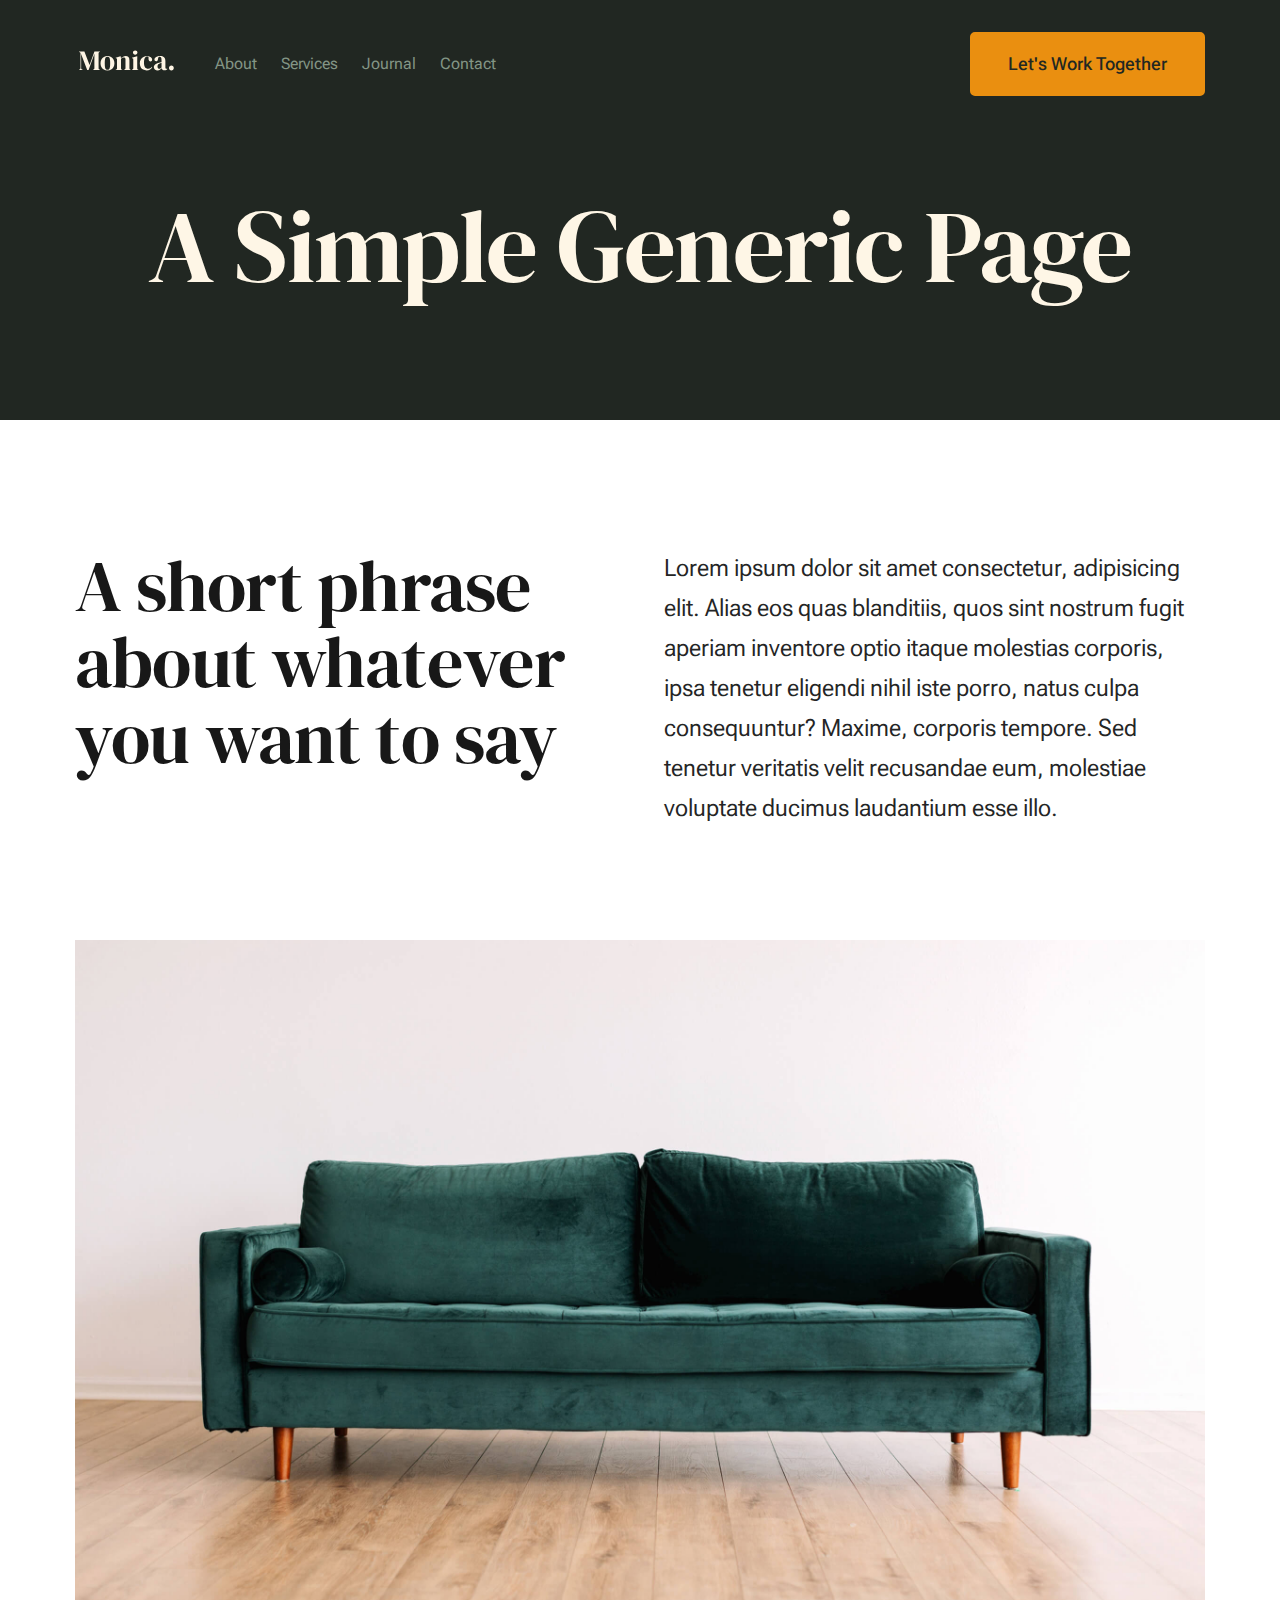
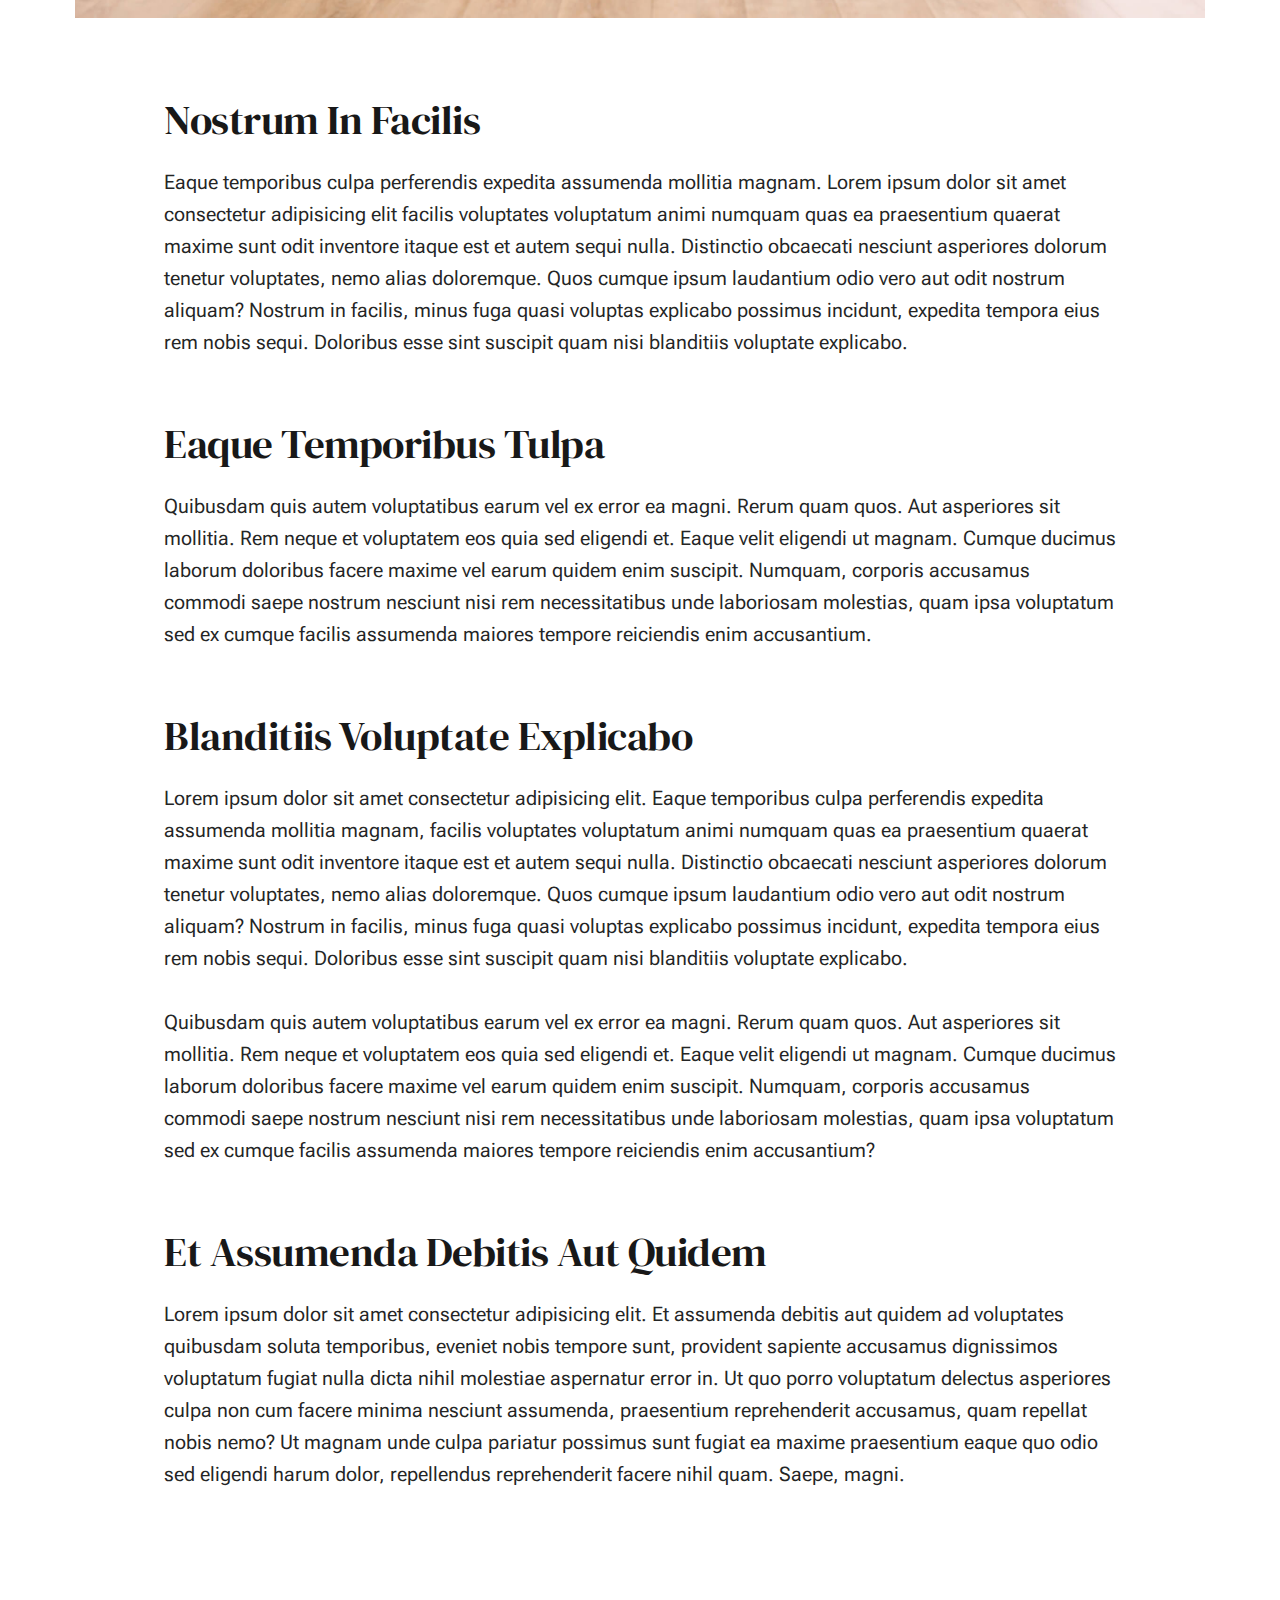
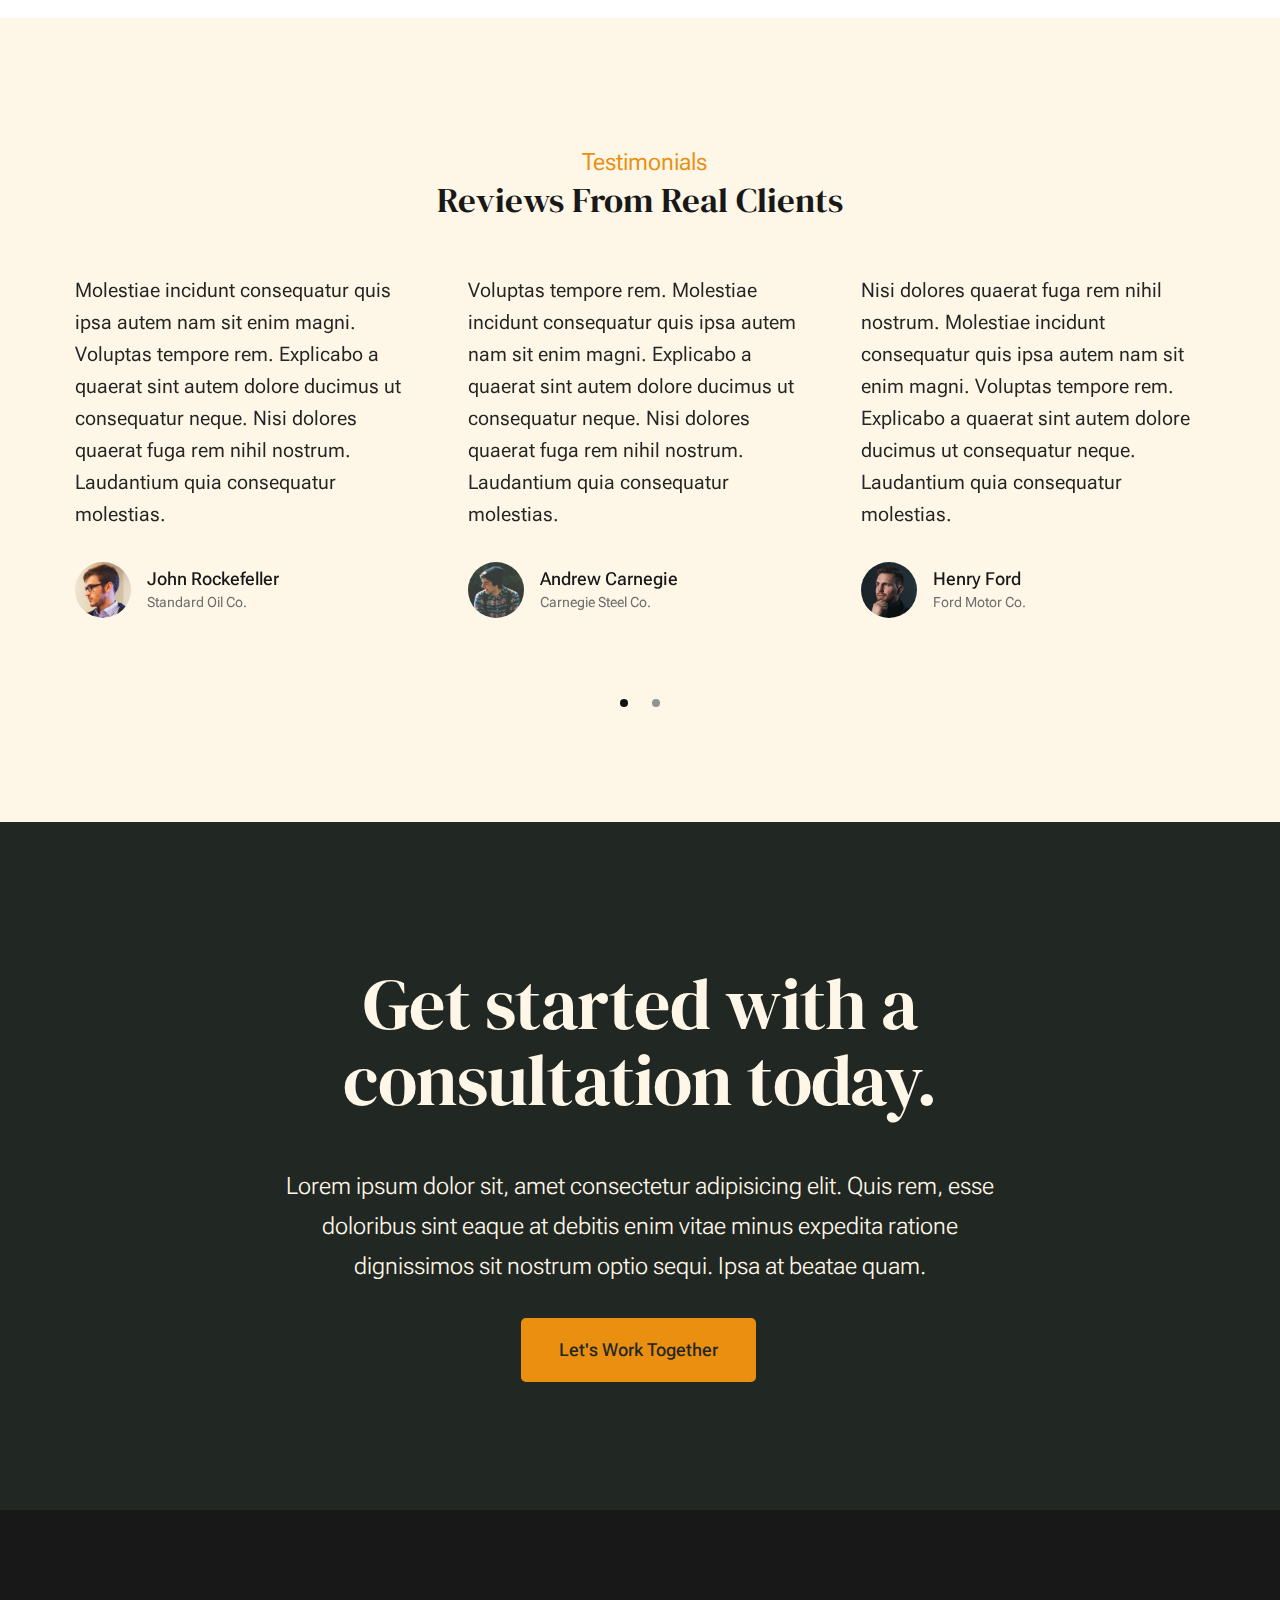
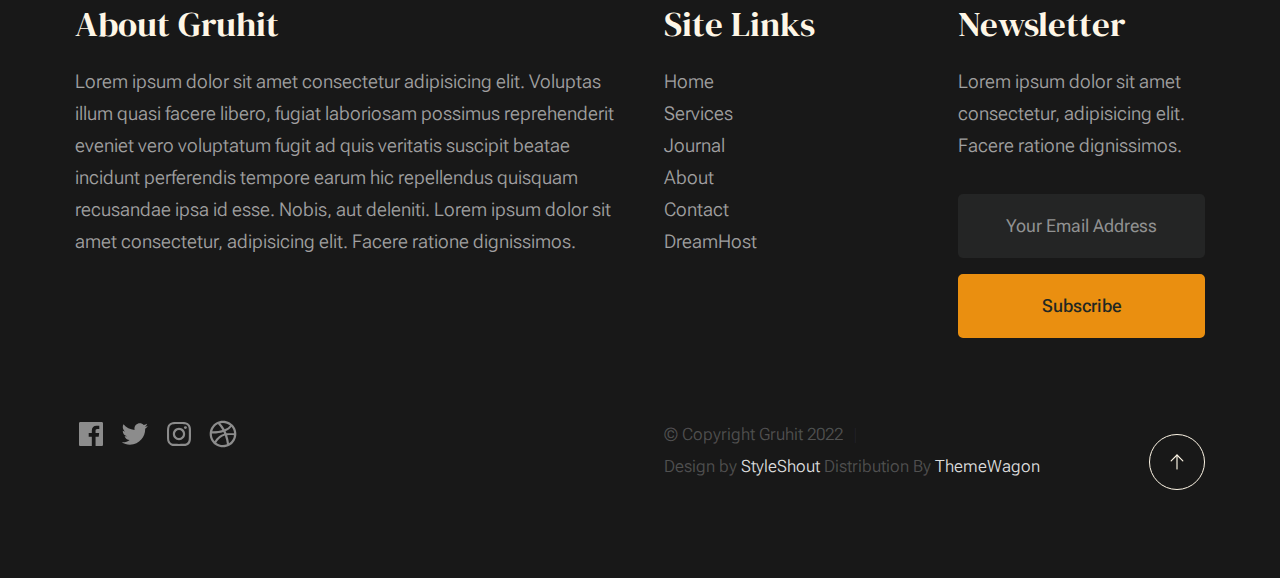
<file: generic.html>
<!DOCTYPE html>
<html lang="en" class="no-js" >
<head>

    <!--- basic page needs
    ================================================== -->
    <meta charset="utf-8">
    <meta name="viewport" content="width=device-width, initial-scale=1">
    <title>Generic - Gruhit</title>

    <script>
        document.documentElement.classList.remove('no-js');
        document.documentElement.classList.add('js');
    </script>

    <!-- CSS
    ================================================== -->
    <link rel="stylesheet" href="css/vendor.css">
    <link rel="stylesheet" href="css/styles.css">

    <!-- favicons
    ================================================== -->
    <link rel="apple-touch-icon" sizes="180x180" href="apple-touch-icon.png">
    <link rel="icon" type="image/png" sizes="32x32" href="favicon-32x32.png">
    <link rel="icon" type="image/png" sizes="16x16" href="favicon-16x16.png">
    <link rel="manifest" href="site.webmanifest">

</head>


<body id="top">


    <!-- preloader
    ================================================== -->
    <div id="preloader">
        <div id="loader" class="dots-fade">
            <div></div>
            <div></div>
            <div></div>
        </div>
    </div>


    <!-- page wrap
    ================================================== -->
    <div id="page" class="s-pagewrap">


        <!-- # site header 
        ================================================== -->
        <header class="s-header">

            <div class="row s-header__inner width-sixteen-col">

                <div class="s-header__block">
                    <div class="s-header__logo">
                        <a class="logo" href="index.html">
                            <img src="images/logo.svg" alt="Homepage">
                        </a>
                    </div>

                    <a class="s-header__menu-toggle" href="#0"><span>Menu</span></a>
                </div> <!-- end s-header__block -->

                <nav class="s-header__nav">
    
                    <ul class="s-header__menu-links">
                        <li><a href="about.html">About</a></li>
                        <li><a href="services.html">Services</a></li>
                        <li><a href="blog.html">Journal</a></li>
                        <li><a href="contact.html">Contact</a></li>
                    </ul> <!-- s-header__menu-links -->

                    <div class="s-header__contact">
                        <a href="contact.html" class="btn btn--primary s-header__contact-btn">Let's Work Together</a>                        
                    </div> <!-- s-header__contact -->
    
                </nav> <!-- end s-header__nav -->

            </div> <!-- end s-header__inner -->

        </header> <!-- end s-header -->


        <!-- # site main content
        ================================================== -->
        <section id="content" class="s-content">

               <section class="s-pageheader pageheader">
                    <div class="row">
                        <div class="column xl-12">
                            <h1 class="page-title">
                               A Simple Generic Page
                            </h1>
                            
                        </div>
                    </div>
               </section> <!-- end pageheader --> 

               <section class="s-pagecontent pagecontent">

                    <div class="row pageintro">
                        <div class="column xl-6 lg-12">
                            <h2 class="text-display-title">A short phrase about whatever you want to say</h2>
                        </div>
                        <div class="column xl-6 lg-12 u-flexitem-x-right">
                            <p class="lead">
                            Lorem ipsum dolor sit amet consectetur, adipisicing elit. Alias eos quas blanditiis, quos sint nostrum fugit aperiam 
                            inventore optio itaque molestias corporis, ipsa tenetur eligendi nihil iste porro, natus culpa consequuntur? Maxime, 
                            corporis tempore. Sed tenetur veritatis velit recusandae eum, molestiae voluptate ducimus laudantium esse illo. 
                            </p>
                        </div>                       
                    </div> <!-- end pageintro -->   
                    
                    <div class="row pagemedia">
                        <d class="column xl-12">
                            <figure class="page-media">                                
                                <img src="images/sample-1200.jpg" 
                                     srcset="images/sample-2400.jpg 2400w, 
                                             images/sample-1200.jpg 1200w, 
                                             images/sample-600.jpg 600w" sizes="(max-width: 2400px) 100vw, 2400px" alt="">
                            </figure>
                        </d>
                    </div> <!-- end pagemedia -->

                    <div class="row width-narrower pagemain">
                        <div class="column xl-12"> 

                            <h2>Nostrum In Facilis</h2>
                            <p>
                            Eaque temporibus culpa perferendis expedita assumenda mollitia magnam. Lorem ipsum dolor sit amet consectetur adipisicing elit
                            facilis voluptates voluptatum animi numquam quas ea praesentium quaerat maxime sunt odit inventore itaque est et autem sequi nulla. 
                            Distinctio obcaecati nesciunt asperiores dolorum tenetur voluptates, nemo alias doloremque. Quos cumque ipsum laudantium odio vero 
                            aut odit nostrum aliquam? Nostrum in facilis, minus fuga quasi voluptas explicabo possimus incidunt, expedita tempora eius rem nobis sequi. 
                            Doloribus esse sint suscipit quam nisi blanditiis voluptate explicabo.
                            </p>

                            <h2>Eaque Temporibus Tulpa</h2>

                            <p>
                            Quibusdam quis autem voluptatibus earum vel ex error ea magni. Rerum quam quos. Aut asperiores sit mollitia. Rem neque et voluptatem 
                            eos quia sed eligendi et. Eaque velit eligendi ut magnam. Cumque ducimus laborum doloribus facere maxime vel earum quidem enim suscipit. 
                            Numquam, corporis accusamus commodi saepe nostrum nesciunt nisi rem necessitatibus unde laboriosam molestias, quam ipsa voluptatum sed 
                            ex cumque facilis assumenda maiores tempore reiciendis enim accusantium.
                            </p>

                            <h2>Blanditiis Voluptate Explicabo</h2>
                            <p>
                            Lorem ipsum dolor sit amet consectetur adipisicing elit. Eaque temporibus culpa perferendis expedita assumenda mollitia magnam, 
                            facilis voluptates voluptatum animi numquam quas ea praesentium quaerat maxime sunt odit inventore itaque est et autem sequi nulla. 
                            Distinctio obcaecati nesciunt asperiores dolorum tenetur voluptates, nemo alias doloremque. Quos cumque ipsum laudantium odio vero aut 
                            odit nostrum aliquam? Nostrum in facilis, minus fuga quasi voluptas explicabo possimus incidunt, expedita tempora eius rem nobis sequi. 
                            Doloribus esse sint suscipit quam nisi blanditiis voluptate explicabo.
                            </p>

                            <p>
                            Quibusdam quis autem voluptatibus earum vel ex error ea magni. Rerum quam quos. Aut asperiores sit mollitia. Rem neque et voluptatem 
                            eos quia sed eligendi et. Eaque velit eligendi ut magnam. Cumque ducimus laborum doloribus facere maxime vel earum quidem enim suscipit. 
                            Numquam, corporis accusamus commodi saepe nostrum nesciunt nisi rem necessitatibus unde laboriosam molestias, quam ipsa voluptatum sed 
                            ex cumque facilis assumenda maiores tempore reiciendis enim accusantium?
                            </p>                   

                            <h2>Et Assumenda Debitis Aut Quidem</h2>
                            <p>
                            Lorem ipsum dolor sit amet consectetur adipisicing elit. Et assumenda debitis aut quidem ad voluptates quibusdam soluta temporibus, 
                            eveniet nobis tempore sunt, provident sapiente accusamus dignissimos voluptatum fugiat nulla dicta nihil molestiae aspernatur error in. 
                            Ut quo porro voluptatum delectus asperiores culpa non cum facere minima nesciunt assumenda, praesentium reprehenderit accusamus, quam 
                            repellat nobis nemo? Ut magnam unde culpa pariatur possimus sunt fugiat ea maxime praesentium eaque quo odio sed eligendi harum dolor, 
                            repellendus reprehenderit facere nihil quam. Saepe, magni.
                            </p>

                        </div> <!-- end grid-block-->
                    </div> <!-- end pagemain -->

               </section> <!-- pagecontent -->

               <section class="s-testimonials">

                    <div class="s-testimonials__header row row-x-center text-center">
                        <div class="column xl-8 lg-12">
        
                            <p class="text-pretitle">
                            Testimonials
                            </p>
                            <h3>
                            Reviews From Real Clients
                            </h3>                        
        
                        </div>
                    </div> <!--end s-testimonials__header -->

                    <div class="row s-testimonials__content">
                        <div class="column xl-12 testimonials">

                            <div class="swiper-container testimonials__slider page-slider">

                                <div class="swiper-wrapper">
                                    <div class="testimonials__slide swiper-slide">
                                        <p>
                                        Molestiae incidunt consequatur quis ipsa autem nam sit enim magni. Voluptas tempore rem. 
                                        Explicabo a quaerat sint autem dolore ducimus ut consequatur neque. Nisi dolores quaerat fuga rem nihil nostrum.
                                        Laudantium quia consequatur molestias.
                                        </p>
                                        <div class="testimonials__author">
                                            <img src="images/avatars/user-01.jpg" alt="Author image" class="testimonials__avatar">
                                            <cite class="testimonials__cite">
                                                <strong>John Rockefeller</strong>
                                                <span>Standard Oil Co.</span>
                                            </cite>
                                        </div>
                                    </div>
                                    <div class="testimonials__slide swiper-slide">
                                        <p>
                                        Voluptas tempore rem. Molestiae incidunt consequatur quis ipsa autem nam sit enim magni. 
                                        Explicabo a quaerat sint autem dolore ducimus ut consequatur neque. Nisi dolores quaerat fuga rem nihil nostrum.
                                        Laudantium quia consequatur molestias.
                                        </p>
                                        <div class="testimonials__author">
                                            <img src="images/avatars/user-04.jpg" alt="Author image" class="testimonials__avatar">
                                            <cite class="testimonials__cite">
                                                <strong>Andrew Carnegie</strong>
                                                <span>Carnegie Steel Co.</span>
                                            </cite>
                                        </div>
                                    </div>
                                    <div class="testimonials__slide swiper-slide">
                                        <p>
                                        Nisi dolores quaerat fuga rem nihil nostrum. Molestiae incidunt consequatur quis ipsa autem nam sit enim magni. 
                                        Voluptas tempore rem. Explicabo a quaerat sint autem dolore ducimus ut consequatur neque. 
                                        Laudantium quia consequatur molestias.
                                        </p>
                                        <div class="testimonials__author">
                                            <img src="images/avatars/user-06.jpg" alt="Author image" class="testimonials__avatar">
                                            <cite class="testimonials__cite">
                                                <strong>Henry Ford</strong>
                                                <span>Ford Motor Co.</span>
                                            </cite>
                                        </div>
                                    </div>
                                    <div class="testimonials__slide swiper-slide">
                                        <p>
                                        Molestiae incidunt consequatur quis ipsa autem nam sit enim magni. Voluptas tempore rem. 
                                        Explicabo a quaerat sint autem dolore ducimus ut consequatur neque. Nisi dolores quaerat fuga rem nihil nostrum.
                                        Laudantium quia consequatur molestias.
                                        </p>
                                        <div class="testimonials__author">
                                            <img src="images/avatars/user-02.jpg" alt="Author image" class="testimonials__avatar">
                                            <cite class="testimonials__cite">
                                                <strong>John Morgan</strong>
                                                <span>JP Morgan & Co.</span>
                                            </cite>
                                        </div>
                                    </div> 
                                </div> <!-- end swiper-wrapper --> 

                                <div class="swiper-pagination"></div>

                            </div> <!--end testimonials__slider --> 

                        </div> <!-- testimonials -->
                    </div> <!--end s-testimonials__content -->

               </section> <!-- end s-testimonials -->

        </section> <!-- s-content-->

        <!-- # cta
        ================================================== -->
        <section id="cta" class="s-cta">

            <div class="row row-x-center text-center">
                <div class="column xl-8 lg-12">

                    <div class="s-cta__content">
                        <h2 class="text-display-title">
                        Get started with a consultation today.
                        </h2>
                        <p class="lead">
                        Lorem ipsum dolor sit, amet consectetur adipisicing elit. Quis rem, esse doloribus sint eaque at debitis enim vitae minus expedita ratione dignissimos sit nostrum optio sequi. Ipsa at beatae quam.
                        </p>
                        <a href="contact.html" class="btn btn--primary">Let's Work Together</a>
                    </div>

                </div>
            </div>

        </section> <!-- end s-cta -->


        <!-- # footer 
        ================================================== -->
        <footer class="s-footer">
            <div class="row s-footer__content">
                <div class="column xl-6 lg-6 md-12 s-footer__block s-footer__about">                    
                    <h3>About Gruhit</h3>
                    <p>
                    Lorem ipsum dolor sit amet consectetur adipisicing elit. Voluptas illum quasi facere libero, 
                    fugiat laboriosam possimus reprehenderit eveniet vero voluptatum fugit ad quis veritatis suscipit beatae 
                    incidunt perferendis tempore earum hic repellendus quisquam recusandae ipsa id esse. Nobis, aut deleniti.
                    Lorem ipsum dolor sit amet consectetur, adipisicing elit. Facere ratione dignissimos.
                    </p>               
                </div>                
                <div class="column xl-3 lg-6 md-12 s-footer__block s-footer__site-links">
                    <h3>Site Links</h3>
                    <ul class="link-list">
                        <li><a href="index.html">Home</a></li>
                        <li><a href="services.html">Services</a></li>
                        <li><a href="blog.html">Journal</a></li>
                        <li><a href="about.html">About</a></li>
                        <li><a href="contact.html">Contact</a></li>
                        <li><a href="https://www.dreamhost.com/r.cgi?287326">DreamHost</a></li>
                    </ul>
                </div>
                <div class="column xl-3 lg-6 md-12 tab-12 s-footer__block s-footer__newsletter">
                    <h3>Newsletter</h3>

                    <p>
                    Lorem ipsum dolor sit amet consectetur, adipisicing elit. Facere ratione dignissimos.
                    </p>

                    <div class="subscribe-form">
                        <form id="mc-form" class="mc-form">
                            <input type="email" name="EMAIL" id="mce-EMAIL" class="u-fullwidth text-center" placeholder="Your Email Address" title="The domain portion of the email address is invalid (the portion after the @)." pattern="^([^\x00-\x20\x22\x28\x29\x2c\x2e\x3a-\x3c\x3e\x40\x5b-\x5d\x7f-\xff]+|\x22([^\x0d\x22\x5c\x80-\xff]|\x5c[\x00-\x7f])*\x22)(\x2e([^\x00-\x20\x22\x28\x29\x2c\x2e\x3a-\x3c\x3e\x40\x5b-\x5d\x7f-\xff]+|\x22([^\x0d\x22\x5c\x80-\xff]|\x5c[\x00-\x7f])*\x22))*\x40([^\x00-\x20\x22\x28\x29\x2c\x2e\x3a-\x3c\x3e\x40\x5b-\x5d\x7f-\xff]+|\x5b([^\x0d\x5b-\x5d\x80-\xff]|\x5c[\x00-\x7f])*\x5d)(\x2e([^\x00-\x20\x22\x28\x29\x2c\x2e\x3a-\x3c\x3e\x40\x5b-\x5d\x7f-\xff]+|\x5b([^\x0d\x5b-\x5d\x80-\xff]|\x5c[\x00-\x7f])*\x5d))*(\.\w{2,})+$" required>
                            <input type="submit" name="subscribe" value="Subscribe" class="btn btn--primary btn--small u-fullwidth">
                            <!-- <div style="position: absolute; left: -5000px;" aria-hidden="true"><input type="text" name="b_cdb7b577e41181934ed6a6a44_9a91cfe7b3" tabindex="-1" value=""></div> -->
                            <div class="mc-status"></div>
                        </form>
                    </div>
                </div>
            </div>    
            
            <div class="row s-footer__bottom">
                <div class="column xl-6 lg-12">
                    <ul class="s-footer__social social-list">
                        <li>
                            <a href="#0">
                                <svg xmlns="http://www.w3.org/2000/svg" width="24" height="24" viewBox="0 0 24 24" style="fill:rgba(0, 0, 0, 1);transform:;-ms-filter:"><path d="M20,3H4C3.447,3,3,3.448,3,4v16c0,0.552,0.447,1,1,1h8.615v-6.96h-2.338v-2.725h2.338v-2c0-2.325,1.42-3.592,3.5-3.592 c0.699-0.002,1.399,0.034,2.095,0.107v2.42h-1.435c-1.128,0-1.348,0.538-1.348,1.325v1.735h2.697l-0.35,2.725h-2.348V21H20 c0.553,0,1-0.448,1-1V4C21,3.448,20.553,3,20,3z"></path></svg>
                                <span class="u-screen-reader-text">Facebook</span>
                            </a>
                        </li>
                        <li>
                            <a href="#0">
                                <svg xmlns="http://www.w3.org/2000/svg" width="24" height="24" viewBox="0 0 24 24" style="fill:rgba(0, 0, 0, 1);transform:;-ms-filter:"><path d="M19.633,7.997c0.013,0.175,0.013,0.349,0.013,0.523c0,5.325-4.053,11.461-11.46,11.461c-2.282,0-4.402-0.661-6.186-1.809 c0.324,0.037,0.636,0.05,0.973,0.05c1.883,0,3.616-0.636,5.001-1.721c-1.771-0.037-3.255-1.197-3.767-2.793 c0.249,0.037,0.499,0.062,0.761,0.062c0.361,0,0.724-0.05,1.061-0.137c-1.847-0.374-3.23-1.995-3.23-3.953v-0.05 c0.537,0.299,1.16,0.486,1.82,0.511C3.534,9.419,2.823,8.184,2.823,6.787c0-0.748,0.199-1.434,0.548-2.032 c1.983,2.443,4.964,4.04,8.306,4.215c-0.062-0.3-0.1-0.611-0.1-0.923c0-2.22,1.796-4.028,4.028-4.028 c1.16,0,2.207,0.486,2.943,1.272c0.91-0.175,1.782-0.512,2.556-0.973c-0.299,0.935-0.936,1.721-1.771,2.22 c0.811-0.088,1.597-0.312,2.319-0.624C21.104,6.712,20.419,7.423,19.633,7.997z"></path></svg>
                                <span class="u-screen-reader-text">Twitter</span>
                            </a>
                        </li>
                        <li>
                            <a href="#0">
                                <svg xmlns="http://www.w3.org/2000/svg" width="24" height="24" viewBox="0 0 24 24" style="fill:rgba(0, 0, 0, 1);transform:;-ms-filter:"><path d="M11.999,7.377c-2.554,0-4.623,2.07-4.623,4.623c0,2.554,2.069,4.624,4.623,4.624c2.552,0,4.623-2.07,4.623-4.624 C16.622,9.447,14.551,7.377,11.999,7.377L11.999,7.377z M11.999,15.004c-1.659,0-3.004-1.345-3.004-3.003 c0-1.659,1.345-3.003,3.004-3.003s3.002,1.344,3.002,3.003C15.001,13.659,13.658,15.004,11.999,15.004L11.999,15.004z"></path><circle cx="16.806" cy="7.207" r="1.078"></circle><path d="M20.533,6.111c-0.469-1.209-1.424-2.165-2.633-2.632c-0.699-0.263-1.438-0.404-2.186-0.42 c-0.963-0.042-1.268-0.054-3.71-0.054s-2.755,0-3.71,0.054C7.548,3.074,6.809,3.215,6.11,3.479C4.9,3.946,3.945,4.902,3.477,6.111 c-0.263,0.7-0.404,1.438-0.419,2.186c-0.043,0.962-0.056,1.267-0.056,3.71c0,2.442,0,2.753,0.056,3.71 c0.015,0.748,0.156,1.486,0.419,2.187c0.469,1.208,1.424,2.164,2.634,2.632c0.696,0.272,1.435,0.426,2.185,0.45 c0.963,0.042,1.268,0.055,3.71,0.055s2.755,0,3.71-0.055c0.747-0.015,1.486-0.157,2.186-0.419c1.209-0.469,2.164-1.424,2.633-2.633 c0.263-0.7,0.404-1.438,0.419-2.186c0.043-0.962,0.056-1.267,0.056-3.71s0-2.753-0.056-3.71C20.941,7.57,20.801,6.819,20.533,6.111z M19.315,15.643c-0.007,0.576-0.111,1.147-0.311,1.688c-0.305,0.787-0.926,1.409-1.712,1.711c-0.535,0.199-1.099,0.303-1.67,0.311 c-0.95,0.044-1.218,0.055-3.654,0.055c-2.438,0-2.687,0-3.655-0.055c-0.569-0.007-1.135-0.112-1.669-0.311 c-0.789-0.301-1.414-0.923-1.719-1.711c-0.196-0.534-0.302-1.099-0.311-1.669c-0.043-0.95-0.053-1.218-0.053-3.654 c0-2.437,0-2.686,0.053-3.655c0.007-0.576,0.111-1.146,0.311-1.687c0.305-0.789,0.93-1.41,1.719-1.712 c0.534-0.198,1.1-0.303,1.669-0.311c0.951-0.043,1.218-0.055,3.655-0.055c2.437,0,2.687,0,3.654,0.055 c0.571,0.007,1.135,0.112,1.67,0.311c0.786,0.303,1.407,0.925,1.712,1.712c0.196,0.534,0.302,1.099,0.311,1.669 c0.043,0.951,0.054,1.218,0.054,3.655c0,2.436,0,2.698-0.043,3.654H19.315z"></path></svg>
                                <span class="u-screen-reader-text">Instagram</span>
                            </a>
                        </li>
                        <li>
                            <a href="#0">
                                <svg xmlns="http://www.w3.org/2000/svg" width="24" height="24" viewBox="0 0 24 24" style="fill: rgba(0, 0, 0, 1);transform: ;msFilter:;"><path d="M20.66 6.98a9.932 9.932 0 0 0-3.641-3.64C15.486 2.447 13.813 2 12 2s-3.486.447-5.02 1.34c-1.533.893-2.747 2.107-3.64 3.64S2 10.187 2 12s.446 3.487 1.34 5.02a9.924 9.924 0 0 0 3.641 3.64C8.514 21.553 10.187 22 12 22s3.486-.447 5.02-1.34a9.932 9.932 0 0 0 3.641-3.64C21.554 15.487 22 13.813 22 12s-.446-3.487-1.34-5.02zM12 3.66c2 0 3.772.64 5.32 1.919-.92 1.174-2.286 2.14-4.1 2.9-1.002-1.813-2.088-3.327-3.261-4.54A7.715 7.715 0 0 1 12 3.66zM5.51 6.8a8.116 8.116 0 0 1 2.711-2.22c1.212 1.201 2.325 2.7 3.34 4.5-2 .6-4.114.9-6.341.9-.573 0-1.006-.013-1.3-.04A8.549 8.549 0 0 1 5.51 6.8zM3.66 12c0-.054.003-.12.01-.2.007-.08.01-.146.01-.2.254.014.641.02 1.161.02 2.666 0 5.146-.367 7.439-1.1.187.373.381.793.58 1.26-1.32.293-2.674 1.006-4.061 2.14S6.4 16.247 5.76 17.5c-1.4-1.587-2.1-3.42-2.1-5.5zM12 20.34c-1.894 0-3.594-.587-5.101-1.759.601-1.187 1.524-2.322 2.771-3.401 1.246-1.08 2.483-1.753 3.71-2.02a29.441 29.441 0 0 1 1.56 6.62 8.166 8.166 0 0 1-2.94.56zm7.08-3.96a8.351 8.351 0 0 1-2.58 2.621c-.24-2.08-.7-4.107-1.379-6.081.932-.066 1.765-.1 2.5-.1.799 0 1.686.034 2.659.1a8.098 8.098 0 0 1-1.2 3.46zm-1.24-5c-1.16 0-2.233.047-3.22.14a27.053 27.053 0 0 0-.68-1.62c2.066-.906 3.532-2.006 4.399-3.3 1.2 1.414 1.854 3.027 1.96 4.84-.812-.04-1.632-.06-2.459-.06z"></path></svg>
                                <span class="u-screen-reader-text">Dribbble</span>
                            </a>
                        </li>
                    </ul> <!-- end s-footer__social -->
                </div>
                <div class="column xl-6 lg-12">
                    <p class="ss-copyright">
                        <span>© Copyright Gruhit 2022</span> 
                        <span>Design by <a href="https://www.styleshout.com/">StyleShout</a> Distribution By <a href="https://themewagon.com">ThemeWagon</a></span>
                    </p>
                </div>

                <div class="ss-go-top">
                    <a class="smoothscroll" title="Back to Top" href="#top">
                        <svg xmlns="http://www.w3.org/2000/svg" viewBox="0 0 24 24" width="36" height="36" fill="none" stroke="#ffffff" stroke-width="1" stroke-linecap="round" stroke-linejoin="round">&lt;!--!  Atomicons Free 1.00 by @atisalab License - https://atomicons.com/license/ (Icons: CC BY 4.0) Copyright 2021 Atomicons --&gt;<polyline points="17 11 12 6 7 11"></polyline><line x1="12" y1="18" x2="12" y2="6"></line></svg>
                    </a>
                </div> <!-- end ss-go-top -->
            </div>
            
        </footer> <!-- end s-footer -->

    </div> <!-- end page-wrap -->

    <!-- Java Script
    ================================================== -->
    <script src="js/plugins.js"></script>
    <script src="js/main.js"></script>

</body>
</html>
</file>
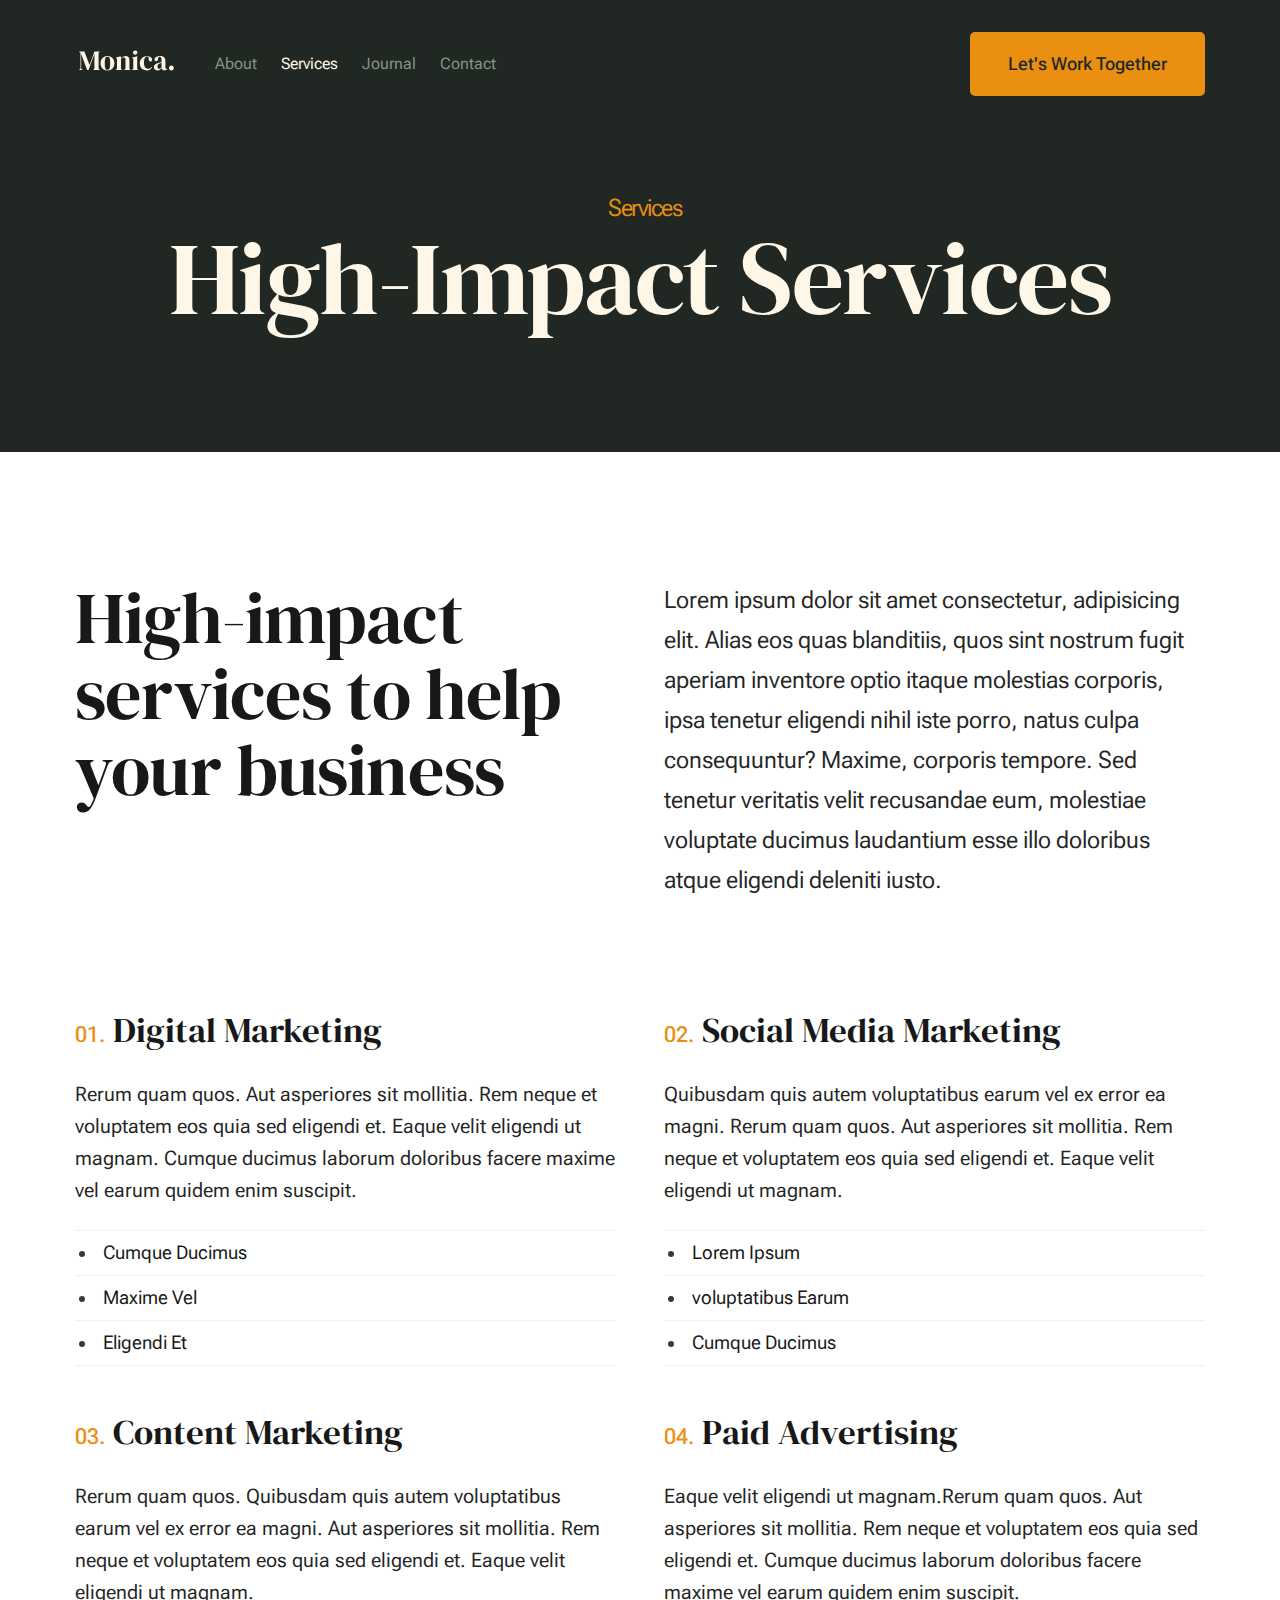
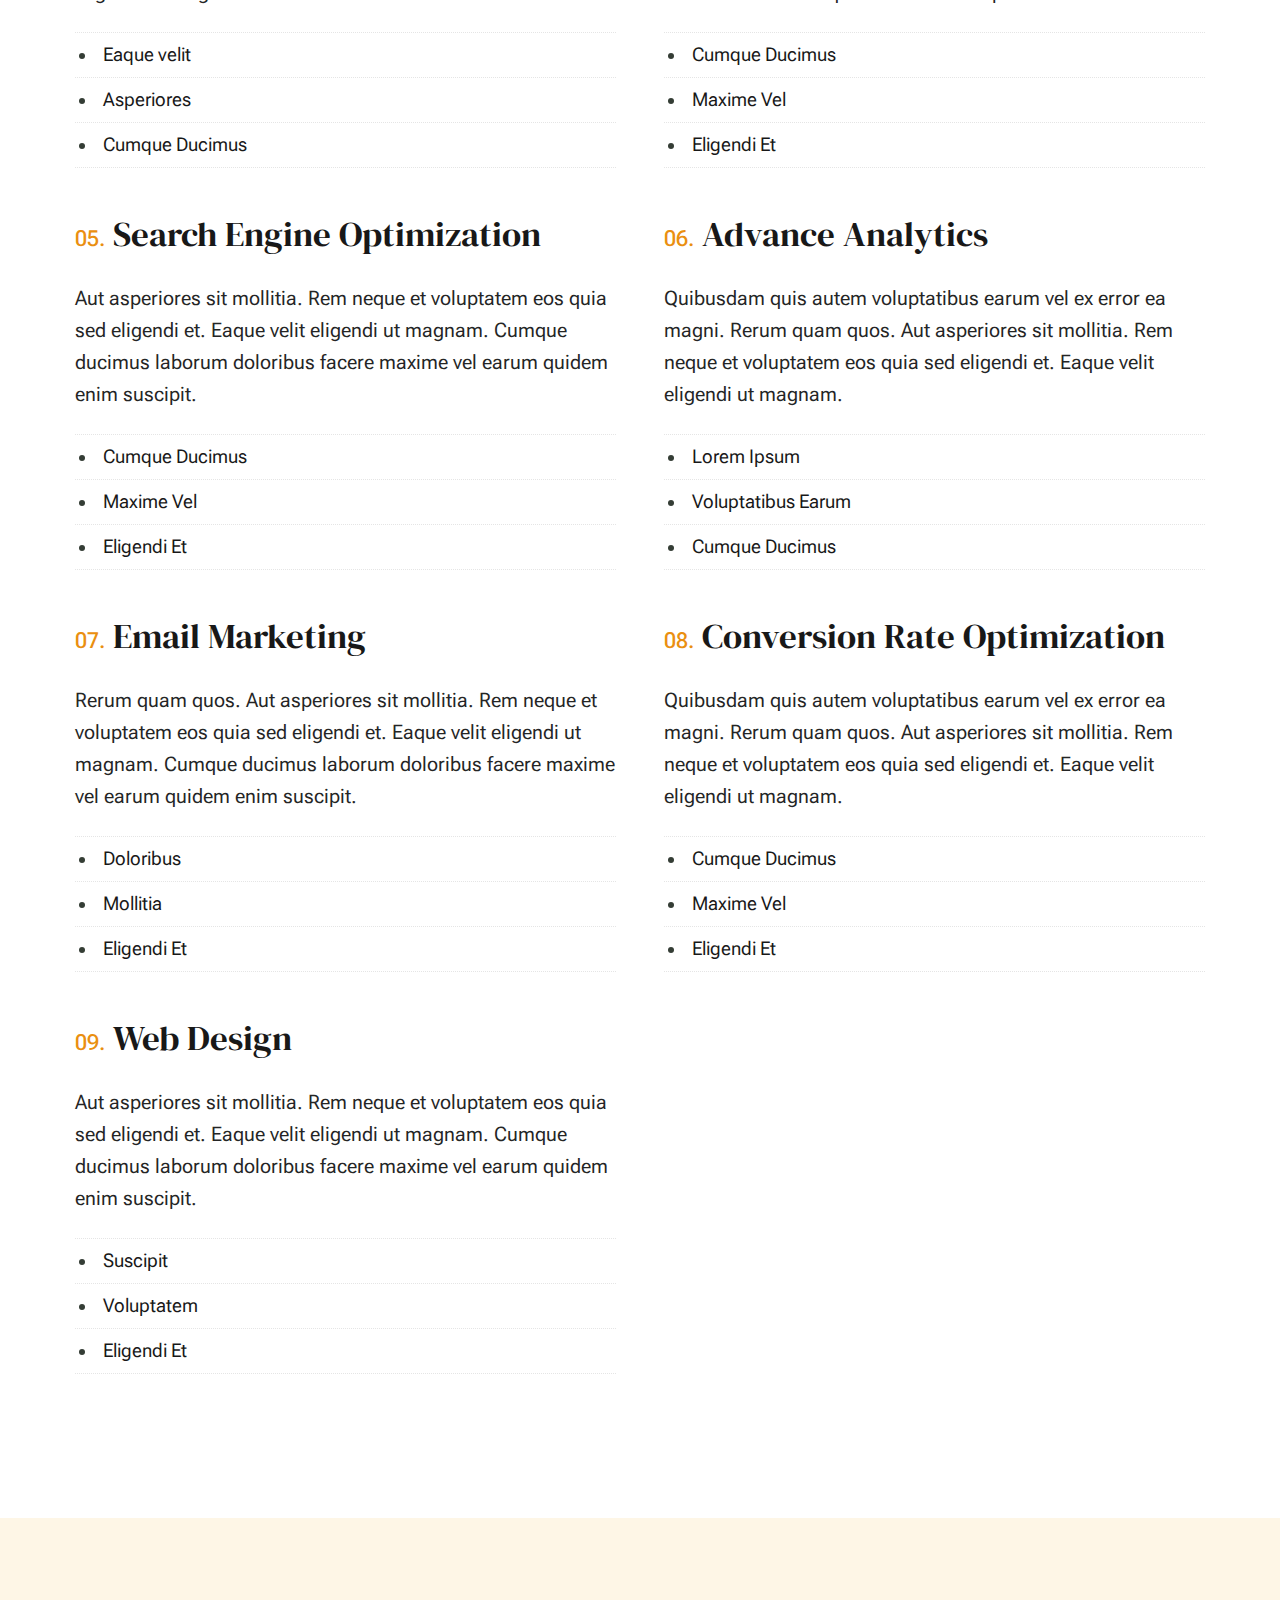
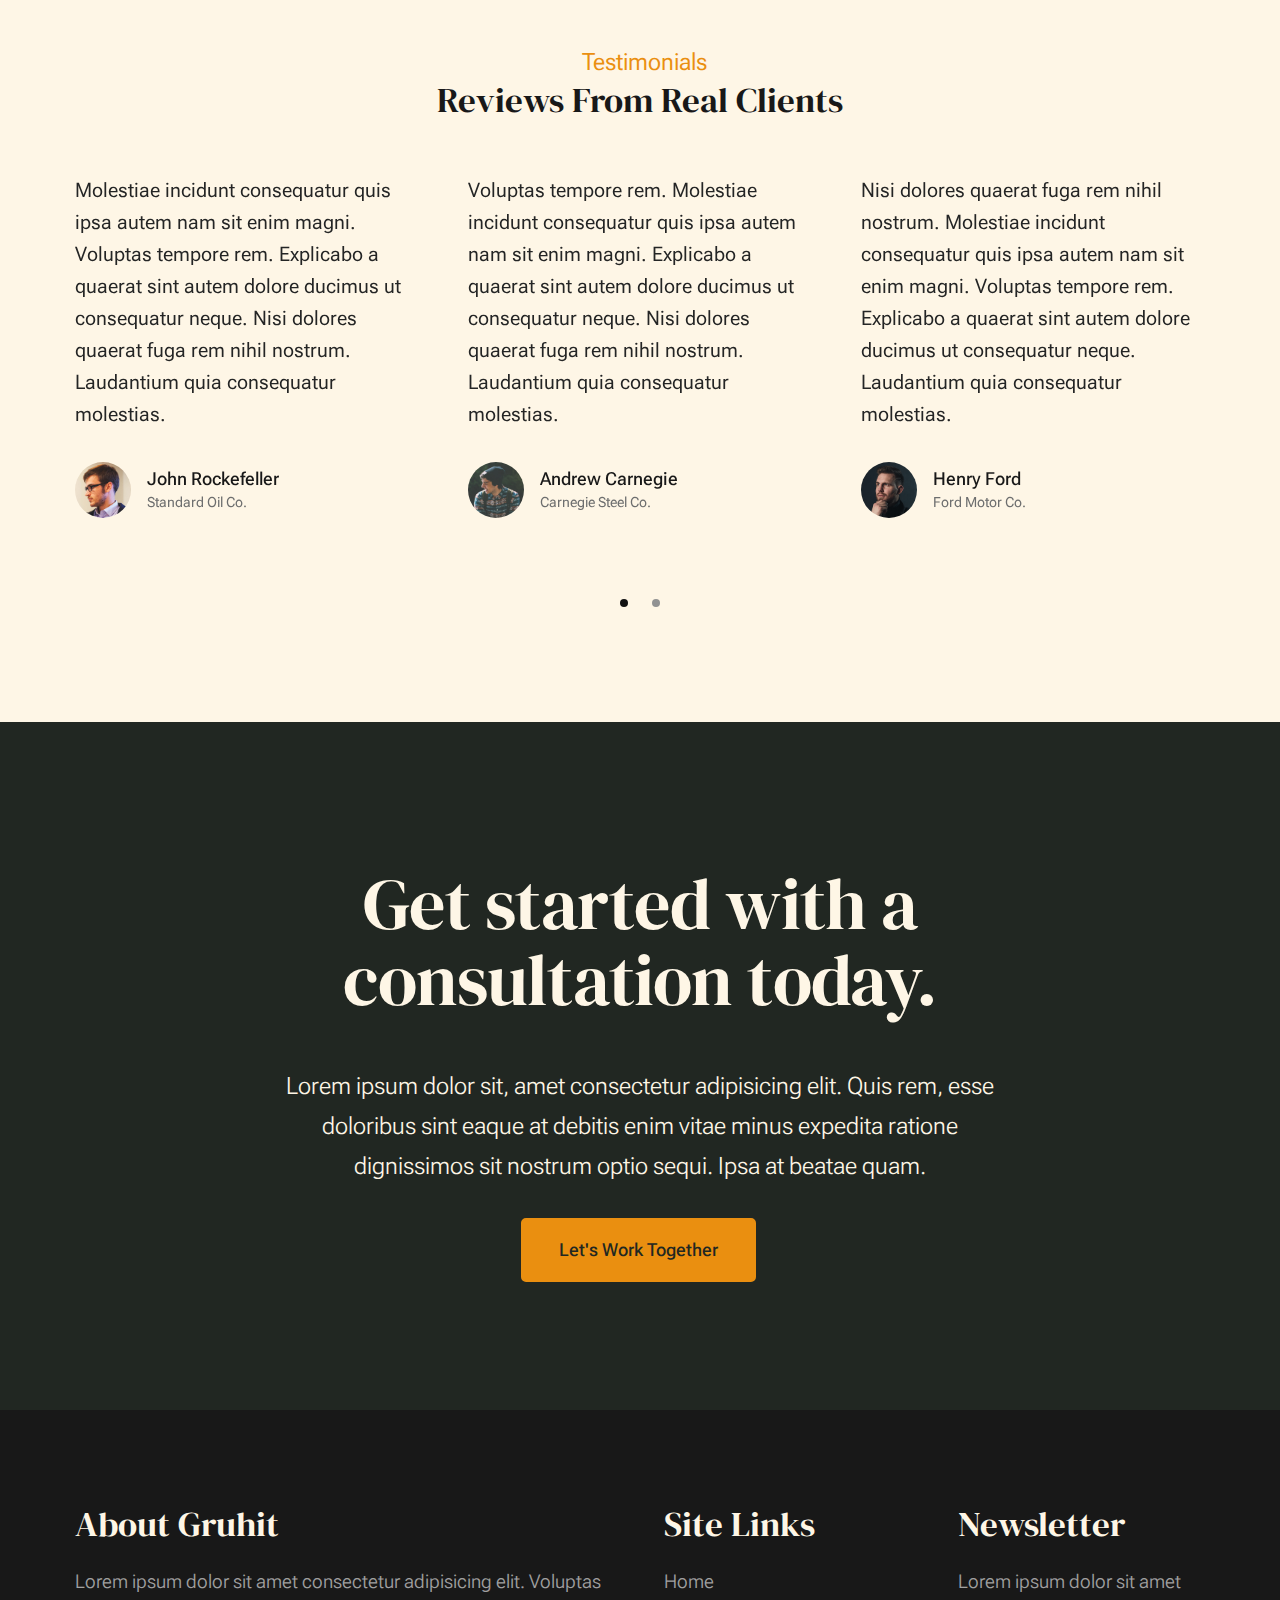
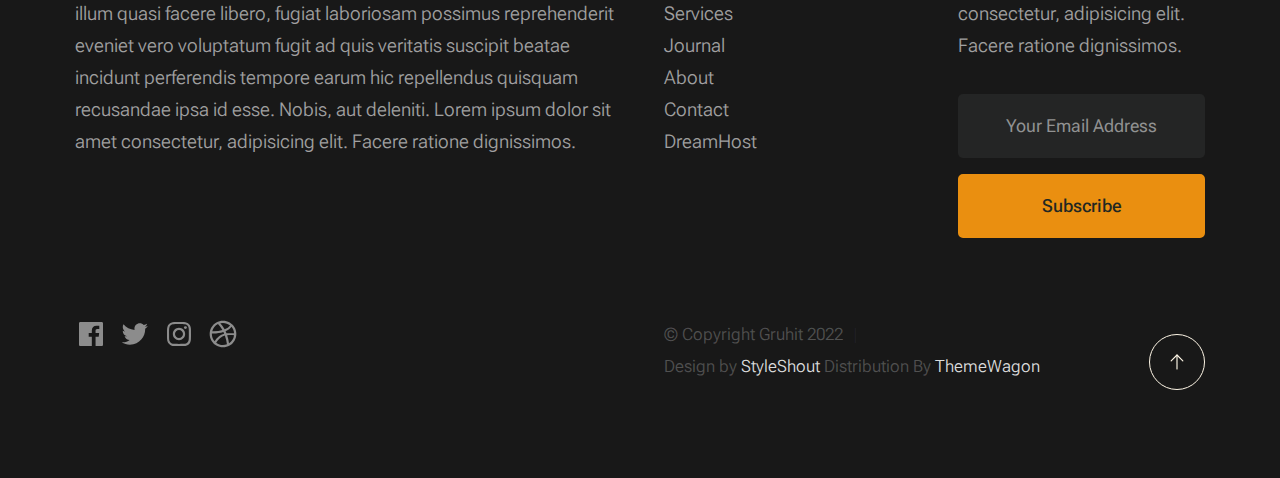
<file: services.html>
<!DOCTYPE html>
<html lang="en" class="no-js" >
<head>

    <!--- basic page needs
    ================================================== -->
    <meta charset="utf-8">
    <meta name="viewport" content="width=device-width, initial-scale=1">
    <title>Services - Gruhit</title>

    <script>
        document.documentElement.classList.remove('no-js');
        document.documentElement.classList.add('js');
    </script>

    <!-- CSS
    ================================================== -->
    <link rel="stylesheet" href="css/vendor.css">
    <link rel="stylesheet" href="css/styles.css">

    <!-- favicons
    ================================================== -->
    <link rel="apple-touch-icon" sizes="180x180" href="apple-touch-icon.png">
    <link rel="icon" type="image/png" sizes="32x32" href="favicon-32x32.png">
    <link rel="icon" type="image/png" sizes="16x16" href="favicon-16x16.png">
    <link rel="manifest" href="site.webmanifest">

</head>


<body id="top">


    <!-- preloader
    ================================================== -->
    <div id="preloader">
        <div id="loader" class="dots-fade">
            <div></div>
            <div></div>
            <div></div>
        </div>
    </div>


    <!-- page wrap
    ================================================== -->
    <div id="page" class="s-pagewrap">

        <!-- # site header 
        ================================================== -->
        <header class="s-header">

            <div class="row s-header__inner width-sixteen-col">

                <div class="s-header__block">
                    <div class="s-header__logo">
                        <a class="logo" href="index.html">
                            <img src="images/logo.svg" alt="Homepage">
                        </a>
                    </div>

                    <a class="s-header__menu-toggle" href="#0"><span>Menu</span></a>
                </div> <!-- end s-header__block -->

                <nav class="s-header__nav">
    
                    <ul class="s-header__menu-links">
                        <li><a href="about.html">About</a></li>
                        <li class="current"><a href="services.html">Services</a></li>
                        <li><a href="blog.html">Journal</a></li>
                        <li><a href="contact.html">Contact</a></li>
                    </ul> <!-- s-header__menu-links -->

                    <div class="s-header__contact">
                        <a href="contact.html" class="btn btn--primary s-header__contact-btn">Let's Work Together</a>                        
                    </div> <!-- s-header__contact -->
    
                </nav> <!-- end s-header__nav -->

            </div> <!-- end s-header__inner -->

        </header> <!-- end s-header -->

        <!-- # site main content
        ================================================== -->
        <section id="content" class="s-content">

               <section class="s-pageheader pageheader">
                    <div class="row">
                        <div class="column xl-12">
                            <h1 class="page-title">
                                <span class="page-title__small-type text-pretitle">Services</span>
                                High-Impact Services
                            </h1>
                            
                        </div>
                    </div>
               </section> <!-- pageheader -->  

               <section class="s-pagecontent pagecontent">

                    <div class="row pageintro">
                        <div class="column xl-6 lg-12">
                            <h2 class="text-display-title">High-impact services to help your business</h2>
                        </div>
                        <div class="column xl-6 lg-12 u-flexitem-x-right">
                            <p class="lead">
                            Lorem ipsum dolor sit amet consectetur, adipisicing elit. Alias eos quas blanditiis, quos sint nostrum fugit aperiam 
                            inventore optio itaque molestias corporis, ipsa tenetur eligendi nihil iste porro, natus culpa consequuntur? Maxime, 
                            corporis tempore. Sed tenetur veritatis velit recusandae eum, molestiae voluptate ducimus laudantium esse illo 
                            doloribus atque eligendi deleniti iusto. 
                            </p>
                        </div>                       
                    </div>  <!-- pageintro -->       

                    <div class="row">
                        <div class="column xl-12 grid-block">             
                            
                            <div class="grid-full grid-list-items list-items show-ctr">
                                
                                <div class="grid-list-items__item list-items__item">
                                    <div class="list-items__item-header">
                                        <h3 class="list-items__item-title">Digital Marketing</h3>
                                    </div>
                                    <div class="list-items__item-text">
                                        <p>
                                        Rerum quam quos. Aut asperiores 
                                        sit mollitia. Rem neque et voluptatem eos quia sed eligendi et. Eaque velit eligendi ut 
                                        magnam. Cumque ducimus laborum doloribus facere maxime vel earum quidem enim suscipit.
                                        </p>

                                        <ul class="list-services">
                                            <li>Cumque Ducimus</li>
                                            <li>Maxime Vel</li>
                                            <li>Eligendi Et</li>
                                        </ul>
                                    </div>
                                </div> <!-- end list-items__item -->
                                <div class="grid-list-items__item list-items__item">
                                    <div class="list-items__item-header">
                                        <h3 class="list-items__item-title">Social Media Marketing</h3>
                                    </div>
                                    <div class="list-items__item-text">
                                        <p>
                                        Quibusdam quis autem voluptatibus earum vel ex error ea magni. Rerum quam quos. Aut asperiores 
                                        sit mollitia. Rem neque et voluptatem eos quia sed eligendi et. Eaque velit eligendi ut 
                                        magnam.
                                        </p>

                                        <ul class="list-services">
                                            <li>Lorem Ipsum</li>
                                            <li>voluptatibus Earum</li>
                                            <li>Cumque Ducimus</li>
                                        </ul>
                                    </div>
                                </div> <!-- end list-items__item -->
                                <div class="grid-list-items__item list-items__item">
                                    <div class="list-items__item-header">
                                        <h3 class="list-items__item-title">Content Marketing</h3>
                                    </div>
                                    <div class="list-items__item-text">
                                        <p>
                                        Rerum quam quos. Quibusdam quis autem voluptatibus earum vel ex error ea magni. Aut asperiores 
                                        sit mollitia. Rem neque et voluptatem eos quia sed eligendi et. Eaque velit eligendi ut 
                                        magnam.
                                        </p>

                                        <ul class="list-services">
                                            <li>Eaque velit</li>
                                            <li>Asperiores</li>
                                            <li>Cumque Ducimus</li>
                                        </ul>
                                    </div>
                                </div> <!-- end list-items__item -->
                                <div class="grid-list-items__item list-items__item">
                                    <div class="list-items__item-header">
                                        <h3 class="list-items__item-title">Paid Advertising</h3>
                                    </div>
                                    <div class="list-items__item-text">
                                        <p>
                                        Eaque velit eligendi ut magnam.Rerum quam quos. Aut asperiores 
                                        sit mollitia. Rem neque et voluptatem eos quia sed eligendi et. 
                                        Cumque ducimus laborum doloribus facere maxime vel earum quidem enim suscipit.
                                        </p>

                                        <ul class="list-services">
                                            <li>Cumque Ducimus</li>
                                            <li>Maxime Vel</li>
                                            <li>Eligendi Et</li>
                                        </ul>
                                    </div>
                                </div> <!-- end list-items__item -->
                                <div class="grid-list-items__item list-items__item">
                                    <div class="list-items__item-header">
                                        <h3 class="list-items__item-title">Search Engine Optimization</h3>
                                    </div>
                                    <div class="list-items__item-text">
                                        <p>
                                        Aut asperiores sit mollitia. Rem neque et voluptatem eos quia sed eligendi et. Eaque velit eligendi ut 
                                        magnam. Cumque ducimus laborum doloribus facere maxime vel earum quidem enim suscipit.
                                        </p>

                                        <ul class="list-services">
                                            <li>Cumque Ducimus</li>
                                            <li>Maxime Vel</li>
                                            <li>Eligendi Et</li>
                                        </ul>
                                    </div>
                                </div> <!-- end list-items__item -->
                                <div class="grid-list-items__item list-items__item">
                                    <div class="list-items__item-header">
                                        <h3 class="list-items__item-title">Advance Analytics</h3>
                                    </div>
                                    <div class="list-items__item-text">
                                        <p>
                                        Quibusdam quis autem voluptatibus earum vel ex error ea magni. Rerum quam quos. Aut asperiores 
                                        sit mollitia. Rem neque et voluptatem eos quia sed eligendi et. Eaque velit eligendi ut 
                                        magnam.
                                        </p>

                                        <ul class="list-services">
                                            <li>Lorem Ipsum</li>
                                            <li>Voluptatibus Earum</li>
                                            <li>Cumque Ducimus</li>
                                        </ul>
                                    </div>
                                </div> <!-- end list-items__item -->
                                <div class="grid-list-items__item list-items__item">
                                    <div class="list-items__item-header">
                                        <h3 class="list-items__item-title">Email Marketing</h3>
                                    </div>
                                    <div class="list-items__item-text">
                                        <p>
                                        Rerum quam quos. Aut asperiores 
                                        sit mollitia. Rem neque et voluptatem eos quia sed eligendi et. Eaque velit eligendi ut 
                                        magnam. Cumque ducimus laborum doloribus facere maxime vel earum quidem enim suscipit.
                                        </p>

                                        <ul class="list-services">
                                            <li>Doloribus</li>
                                            <li>Mollitia</li>
                                            <li>Eligendi Et</li>
                                        </ul>
                                    </div>
                                </div> <!-- end list-items__item -->
                                <div class="grid-list-items__item list-items__item">
                                    <div class="list-items__item-header">
                                        <h3 class="list-items__item-title">Conversion Rate Optimization</h3>
                                    </div>
                                    <div class="list-items__item-text">
                                        <p>
                                        Quibusdam quis autem voluptatibus earum vel ex error ea magni. Rerum quam quos. Aut asperiores 
                                        sit mollitia. Rem neque et voluptatem eos quia sed eligendi et. Eaque velit eligendi ut 
                                        magnam.
                                        </p>

                                        <ul class="list-services">
                                            <li>Cumque Ducimus</li>
                                            <li>Maxime Vel</li>
                                            <li>Eligendi Et</li>
                                        </ul>
                                    </div>
                                </div> <!-- end list-items__item -->
                                <div class="grid-list-items__item list-items__item">
                                    <div class="list-items__item-header">
                                        <h3 class="list-items__item-title">Web Design</h3>
                                    </div>
                                    <div class="list-items__item-text">
                                        <p>
                                        Aut asperiores sit mollitia. Rem neque et voluptatem eos quia sed eligendi et. Eaque velit eligendi ut 
                                        magnam. Cumque ducimus laborum doloribus facere maxime vel earum quidem enim suscipit.
                                        </p>

                                        <ul class="list-services">
                                            <li>Suscipit</li>
                                            <li>Voluptatem</li>
                                            <li>Eligendi Et</li>
                                        </ul>
                                    </div>
                                </div> <!-- end list-items__item -->
    
                            </div> <!-- grid-list-items -->
                           

                        </div> <!-- end grid-block-->
                    </div> <!-- end row -->

               </section> <!-- pagecontent -->

               <section class="s-testimonials">

                    <div class="s-testimonials__header row row-x-center text-center">
                        <div class="column xl-8 lg-12">
        
                            <p class="text-pretitle">
                            Testimonials
                            </p>
                            <h3>
                            Reviews From Real Clients
                            </h3>                        
        
                        </div>
                    </div> <!--end s-testimonials__header -->

                    <div class="row s-testimonials__content">
                        <div class="column xl-12 testimonials">

                            <div class="swiper-container testimonials__slider page-slider">

                                <div class="swiper-wrapper">
                                    <div class="testimonials__slide swiper-slide">
                                        <p>
                                        Molestiae incidunt consequatur quis ipsa autem nam sit enim magni. Voluptas tempore rem. 
                                        Explicabo a quaerat sint autem dolore ducimus ut consequatur neque. Nisi dolores quaerat fuga rem nihil nostrum.
                                        Laudantium quia consequatur molestias.
                                        </p>
                                        <div class="testimonials__author">
                                            <img src="images/avatars/user-01.jpg" alt="Author image" class="testimonials__avatar">
                                            <cite class="testimonials__cite">
                                                <strong>John Rockefeller</strong>
                                                <span>Standard Oil Co.</span>
                                            </cite>
                                        </div>
                                    </div>
                                    <div class="testimonials__slide swiper-slide">
                                        <p>
                                        Voluptas tempore rem. Molestiae incidunt consequatur quis ipsa autem nam sit enim magni. 
                                        Explicabo a quaerat sint autem dolore ducimus ut consequatur neque. Nisi dolores quaerat fuga rem nihil nostrum.
                                        Laudantium quia consequatur molestias.
                                        </p>
                                        <div class="testimonials__author">
                                            <img src="images/avatars/user-04.jpg" alt="Author image" class="testimonials__avatar">
                                            <cite class="testimonials__cite">
                                                <strong>Andrew Carnegie</strong>
                                                <span>Carnegie Steel Co.</span>
                                            </cite>
                                        </div>
                                    </div>
                                    <div class="testimonials__slide swiper-slide">
                                        <p>
                                        Nisi dolores quaerat fuga rem nihil nostrum. Molestiae incidunt consequatur quis ipsa autem nam sit enim magni. 
                                        Voluptas tempore rem. Explicabo a quaerat sint autem dolore ducimus ut consequatur neque. 
                                        Laudantium quia consequatur molestias.
                                        </p>
                                        <div class="testimonials__author">
                                            <img src="images/avatars/user-06.jpg" alt="Author image" class="testimonials__avatar">
                                            <cite class="testimonials__cite">
                                                <strong>Henry Ford</strong>
                                                <span>Ford Motor Co.</span>
                                            </cite>
                                        </div>
                                    </div>
                                    <div class="testimonials__slide swiper-slide">
                                        <p>
                                        Molestiae incidunt consequatur quis ipsa autem nam sit enim magni. Voluptas tempore rem. 
                                        Explicabo a quaerat sint autem dolore ducimus ut consequatur neque. Nisi dolores quaerat fuga rem nihil nostrum.
                                        Laudantium quia consequatur molestias.
                                        </p>
                                        <div class="testimonials__author">
                                            <img src="images/avatars/user-02.jpg" alt="Author image" class="testimonials__avatar">
                                            <cite class="testimonials__cite">
                                                <strong>John Morgan</strong>
                                                <span>JP Morgan & Co.</span>
                                            </cite>
                                        </div>
                                    </div> 
                                </div> <!-- end swiper-wrapper --> 

                                <div class="swiper-pagination"></div>

                            </div> <!--end testimonials__slider --> 

                        </div> <!-- testimonials -->
                    </div> <!--end s-testimonials__content -->

               </section> <!-- end s-testimonials -->

        </section> <!-- s-content-->

        <!-- # cta
        ================================================== -->
        <section id="cta" class="s-cta">

            <div class="row row-x-center text-center">
                <div class="column xl-8 lg-12">

                    <div class="s-cta__content">
                        <h2 class="text-display-title">
                        Get started with a consultation today.
                        </h2>
                        <p class="lead">
                        Lorem ipsum dolor sit, amet consectetur adipisicing elit. Quis rem, esse doloribus sint eaque at debitis enim vitae minus expedita ratione dignissimos sit nostrum optio sequi. Ipsa at beatae quam.
                        </p>
                        <a href="contact.html" class="btn btn--primary">Let's Work Together</a>
                    </div>

                </div>
            </div>

        </section> <!-- end s-cta -->


        <!-- # footer 
        ================================================== -->
        <footer class="s-footer">
            <div class="row s-footer__content">
                <div class="column xl-6 lg-6 md-12 s-footer__block s-footer__about">                    
                    <h3>About Gruhit</h3>
                    <p>
                    Lorem ipsum dolor sit amet consectetur adipisicing elit. Voluptas illum quasi facere libero, 
                    fugiat laboriosam possimus reprehenderit eveniet vero voluptatum fugit ad quis veritatis suscipit beatae 
                    incidunt perferendis tempore earum hic repellendus quisquam recusandae ipsa id esse. Nobis, aut deleniti.
                    Lorem ipsum dolor sit amet consectetur, adipisicing elit. Facere ratione dignissimos.
                    </p>               
                </div>                
                <div class="column xl-3 lg-6 md-12 s-footer__block s-footer__site-links">
                    <h3>Site Links</h3>
                    <ul class="link-list">
                        <li><a href="index.html">Home</a></li>
                        <li><a href="services.html">Services</a></li>
                        <li><a href="blog.html">Journal</a></li>
                        <li><a href="about.html">About</a></li>
                        <li><a href="contact.html">Contact</a></li>
                        <li><a href="https://www.dreamhost.com/r.cgi?287326">DreamHost</a></li>
                    </ul>
                </div>
                <div class="column xl-3 lg-6 md-12 tab-12 s-footer__block s-footer__newsletter">
                    <h3>Newsletter</h3>

                    <p>
                    Lorem ipsum dolor sit amet consectetur, adipisicing elit. Facere ratione dignissimos.
                    </p>

                    <div class="subscribe-form">
                        <form id="mc-form" class="mc-form">
                            <input type="email" name="EMAIL" id="mce-EMAIL" class="u-fullwidth text-center" placeholder="Your Email Address" title="The domain portion of the email address is invalid (the portion after the @)." pattern="^([^\x00-\x20\x22\x28\x29\x2c\x2e\x3a-\x3c\x3e\x40\x5b-\x5d\x7f-\xff]+|\x22([^\x0d\x22\x5c\x80-\xff]|\x5c[\x00-\x7f])*\x22)(\x2e([^\x00-\x20\x22\x28\x29\x2c\x2e\x3a-\x3c\x3e\x40\x5b-\x5d\x7f-\xff]+|\x22([^\x0d\x22\x5c\x80-\xff]|\x5c[\x00-\x7f])*\x22))*\x40([^\x00-\x20\x22\x28\x29\x2c\x2e\x3a-\x3c\x3e\x40\x5b-\x5d\x7f-\xff]+|\x5b([^\x0d\x5b-\x5d\x80-\xff]|\x5c[\x00-\x7f])*\x5d)(\x2e([^\x00-\x20\x22\x28\x29\x2c\x2e\x3a-\x3c\x3e\x40\x5b-\x5d\x7f-\xff]+|\x5b([^\x0d\x5b-\x5d\x80-\xff]|\x5c[\x00-\x7f])*\x5d))*(\.\w{2,})+$" required>
                            <input type="submit" name="subscribe" value="Subscribe" class="btn btn--primary btn--small u-fullwidth">
                            <!-- <div style="position: absolute; left: -5000px;" aria-hidden="true"><input type="text" name="b_cdb7b577e41181934ed6a6a44_9a91cfe7b3" tabindex="-1" value=""></div> -->
                            <div class="mc-status"></div>
                        </form>
                    </div>
                </div>
            </div>    
            
            <div class="row s-footer__bottom">
                <div class="column xl-6 lg-12">
                    <ul class="s-footer__social social-list">
                        <li>
                            <a href="#0">
                                <svg xmlns="http://www.w3.org/2000/svg" width="24" height="24" viewBox="0 0 24 24" style="fill:rgba(0, 0, 0, 1);transform:;-ms-filter:"><path d="M20,3H4C3.447,3,3,3.448,3,4v16c0,0.552,0.447,1,1,1h8.615v-6.96h-2.338v-2.725h2.338v-2c0-2.325,1.42-3.592,3.5-3.592 c0.699-0.002,1.399,0.034,2.095,0.107v2.42h-1.435c-1.128,0-1.348,0.538-1.348,1.325v1.735h2.697l-0.35,2.725h-2.348V21H20 c0.553,0,1-0.448,1-1V4C21,3.448,20.553,3,20,3z"></path></svg>
                                <span class="u-screen-reader-text">Facebook</span>
                            </a>
                        </li>
                        <li>
                            <a href="#0">
                                <svg xmlns="http://www.w3.org/2000/svg" width="24" height="24" viewBox="0 0 24 24" style="fill:rgba(0, 0, 0, 1);transform:;-ms-filter:"><path d="M19.633,7.997c0.013,0.175,0.013,0.349,0.013,0.523c0,5.325-4.053,11.461-11.46,11.461c-2.282,0-4.402-0.661-6.186-1.809 c0.324,0.037,0.636,0.05,0.973,0.05c1.883,0,3.616-0.636,5.001-1.721c-1.771-0.037-3.255-1.197-3.767-2.793 c0.249,0.037,0.499,0.062,0.761,0.062c0.361,0,0.724-0.05,1.061-0.137c-1.847-0.374-3.23-1.995-3.23-3.953v-0.05 c0.537,0.299,1.16,0.486,1.82,0.511C3.534,9.419,2.823,8.184,2.823,6.787c0-0.748,0.199-1.434,0.548-2.032 c1.983,2.443,4.964,4.04,8.306,4.215c-0.062-0.3-0.1-0.611-0.1-0.923c0-2.22,1.796-4.028,4.028-4.028 c1.16,0,2.207,0.486,2.943,1.272c0.91-0.175,1.782-0.512,2.556-0.973c-0.299,0.935-0.936,1.721-1.771,2.22 c0.811-0.088,1.597-0.312,2.319-0.624C21.104,6.712,20.419,7.423,19.633,7.997z"></path></svg>
                                <span class="u-screen-reader-text">Twitter</span>
                            </a>
                        </li>
                        <li>
                            <a href="#0">
                                <svg xmlns="http://www.w3.org/2000/svg" width="24" height="24" viewBox="0 0 24 24" style="fill:rgba(0, 0, 0, 1);transform:;-ms-filter:"><path d="M11.999,7.377c-2.554,0-4.623,2.07-4.623,4.623c0,2.554,2.069,4.624,4.623,4.624c2.552,0,4.623-2.07,4.623-4.624 C16.622,9.447,14.551,7.377,11.999,7.377L11.999,7.377z M11.999,15.004c-1.659,0-3.004-1.345-3.004-3.003 c0-1.659,1.345-3.003,3.004-3.003s3.002,1.344,3.002,3.003C15.001,13.659,13.658,15.004,11.999,15.004L11.999,15.004z"></path><circle cx="16.806" cy="7.207" r="1.078"></circle><path d="M20.533,6.111c-0.469-1.209-1.424-2.165-2.633-2.632c-0.699-0.263-1.438-0.404-2.186-0.42 c-0.963-0.042-1.268-0.054-3.71-0.054s-2.755,0-3.71,0.054C7.548,3.074,6.809,3.215,6.11,3.479C4.9,3.946,3.945,4.902,3.477,6.111 c-0.263,0.7-0.404,1.438-0.419,2.186c-0.043,0.962-0.056,1.267-0.056,3.71c0,2.442,0,2.753,0.056,3.71 c0.015,0.748,0.156,1.486,0.419,2.187c0.469,1.208,1.424,2.164,2.634,2.632c0.696,0.272,1.435,0.426,2.185,0.45 c0.963,0.042,1.268,0.055,3.71,0.055s2.755,0,3.71-0.055c0.747-0.015,1.486-0.157,2.186-0.419c1.209-0.469,2.164-1.424,2.633-2.633 c0.263-0.7,0.404-1.438,0.419-2.186c0.043-0.962,0.056-1.267,0.056-3.71s0-2.753-0.056-3.71C20.941,7.57,20.801,6.819,20.533,6.111z M19.315,15.643c-0.007,0.576-0.111,1.147-0.311,1.688c-0.305,0.787-0.926,1.409-1.712,1.711c-0.535,0.199-1.099,0.303-1.67,0.311 c-0.95,0.044-1.218,0.055-3.654,0.055c-2.438,0-2.687,0-3.655-0.055c-0.569-0.007-1.135-0.112-1.669-0.311 c-0.789-0.301-1.414-0.923-1.719-1.711c-0.196-0.534-0.302-1.099-0.311-1.669c-0.043-0.95-0.053-1.218-0.053-3.654 c0-2.437,0-2.686,0.053-3.655c0.007-0.576,0.111-1.146,0.311-1.687c0.305-0.789,0.93-1.41,1.719-1.712 c0.534-0.198,1.1-0.303,1.669-0.311c0.951-0.043,1.218-0.055,3.655-0.055c2.437,0,2.687,0,3.654,0.055 c0.571,0.007,1.135,0.112,1.67,0.311c0.786,0.303,1.407,0.925,1.712,1.712c0.196,0.534,0.302,1.099,0.311,1.669 c0.043,0.951,0.054,1.218,0.054,3.655c0,2.436,0,2.698-0.043,3.654H19.315z"></path></svg>
                                <span class="u-screen-reader-text">Instagram</span>
                            </a>
                        </li>
                        <li>
                            <a href="#0">
                                <svg xmlns="http://www.w3.org/2000/svg" width="24" height="24" viewBox="0 0 24 24" style="fill: rgba(0, 0, 0, 1);transform: ;msFilter:;"><path d="M20.66 6.98a9.932 9.932 0 0 0-3.641-3.64C15.486 2.447 13.813 2 12 2s-3.486.447-5.02 1.34c-1.533.893-2.747 2.107-3.64 3.64S2 10.187 2 12s.446 3.487 1.34 5.02a9.924 9.924 0 0 0 3.641 3.64C8.514 21.553 10.187 22 12 22s3.486-.447 5.02-1.34a9.932 9.932 0 0 0 3.641-3.64C21.554 15.487 22 13.813 22 12s-.446-3.487-1.34-5.02zM12 3.66c2 0 3.772.64 5.32 1.919-.92 1.174-2.286 2.14-4.1 2.9-1.002-1.813-2.088-3.327-3.261-4.54A7.715 7.715 0 0 1 12 3.66zM5.51 6.8a8.116 8.116 0 0 1 2.711-2.22c1.212 1.201 2.325 2.7 3.34 4.5-2 .6-4.114.9-6.341.9-.573 0-1.006-.013-1.3-.04A8.549 8.549 0 0 1 5.51 6.8zM3.66 12c0-.054.003-.12.01-.2.007-.08.01-.146.01-.2.254.014.641.02 1.161.02 2.666 0 5.146-.367 7.439-1.1.187.373.381.793.58 1.26-1.32.293-2.674 1.006-4.061 2.14S6.4 16.247 5.76 17.5c-1.4-1.587-2.1-3.42-2.1-5.5zM12 20.34c-1.894 0-3.594-.587-5.101-1.759.601-1.187 1.524-2.322 2.771-3.401 1.246-1.08 2.483-1.753 3.71-2.02a29.441 29.441 0 0 1 1.56 6.62 8.166 8.166 0 0 1-2.94.56zm7.08-3.96a8.351 8.351 0 0 1-2.58 2.621c-.24-2.08-.7-4.107-1.379-6.081.932-.066 1.765-.1 2.5-.1.799 0 1.686.034 2.659.1a8.098 8.098 0 0 1-1.2 3.46zm-1.24-5c-1.16 0-2.233.047-3.22.14a27.053 27.053 0 0 0-.68-1.62c2.066-.906 3.532-2.006 4.399-3.3 1.2 1.414 1.854 3.027 1.96 4.84-.812-.04-1.632-.06-2.459-.06z"></path></svg>
                                <span class="u-screen-reader-text">Dribbble</span>
                            </a>
                        </li>
                    </ul> <!-- end s-footer__social -->
                </div>
                <div class="column xl-6 lg-12">
                    <p class="ss-copyright">
                        <span>© Copyright Gruhit 2022</span> 
                        <span>Design by <a href="https://www.styleshout.com/">StyleShout</a> Distribution By <a href="https://themewagon.com">ThemeWagon</a></span>
                    </p>
                </div>

                <div class="ss-go-top">
                    <a class="smoothscroll" title="Back to Top" href="#top">
                        <svg xmlns="http://www.w3.org/2000/svg" viewBox="0 0 24 24" width="36" height="36" fill="none" stroke="#ffffff" stroke-width="1" stroke-linecap="round" stroke-linejoin="round">&lt;!--!  Atomicons Free 1.00 by @atisalab License - https://atomicons.com/license/ (Icons: CC BY 4.0) Copyright 2021 Atomicons --&gt;<polyline points="17 11 12 6 7 11"></polyline><line x1="12" y1="18" x2="12" y2="6"></line></svg>
                    </a>
                </div> <!-- end ss-go-top -->
            </div>
            
        </footer> <!-- end s-footer -->

    </div> <!-- end page-wrap -->

    <!-- Java Script
    ================================================== -->
    <script src="js/plugins.js"></script>
    <script src="js/main.js"></script>

</body>
</html>
</file>
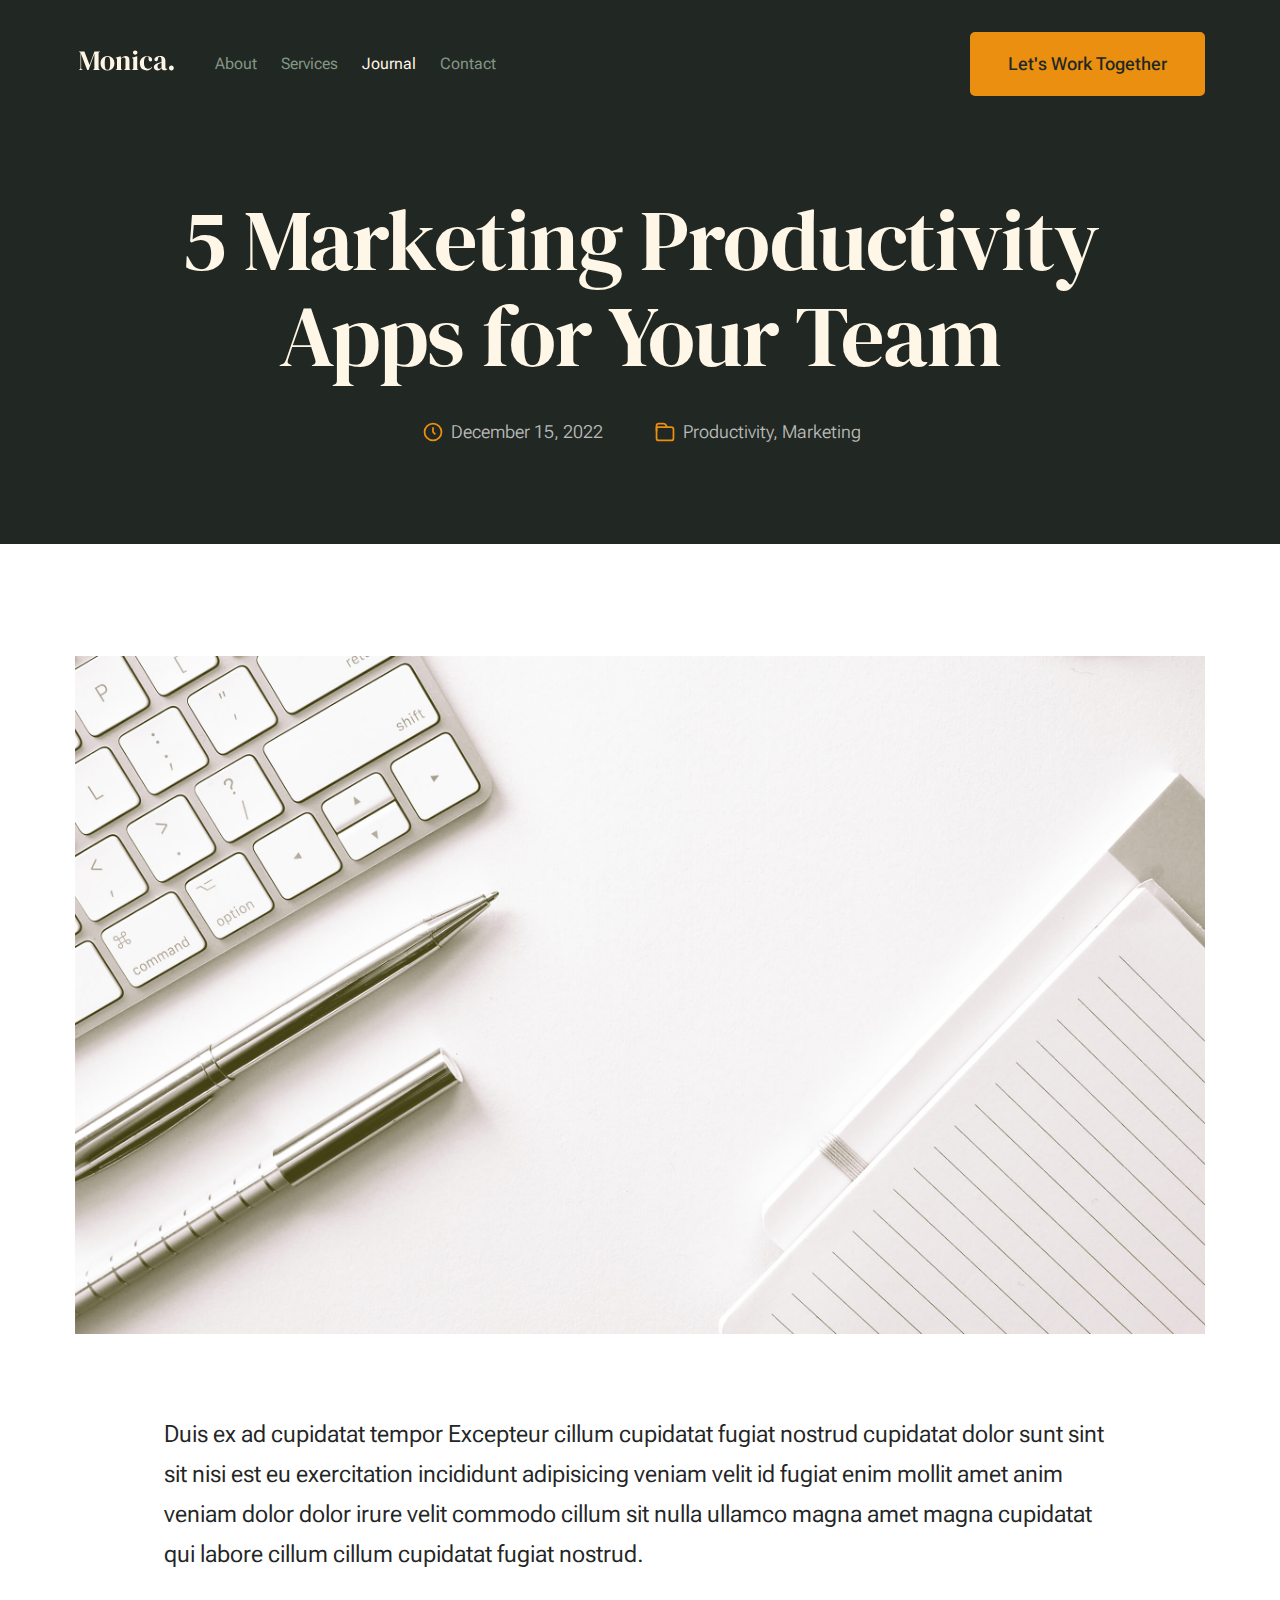
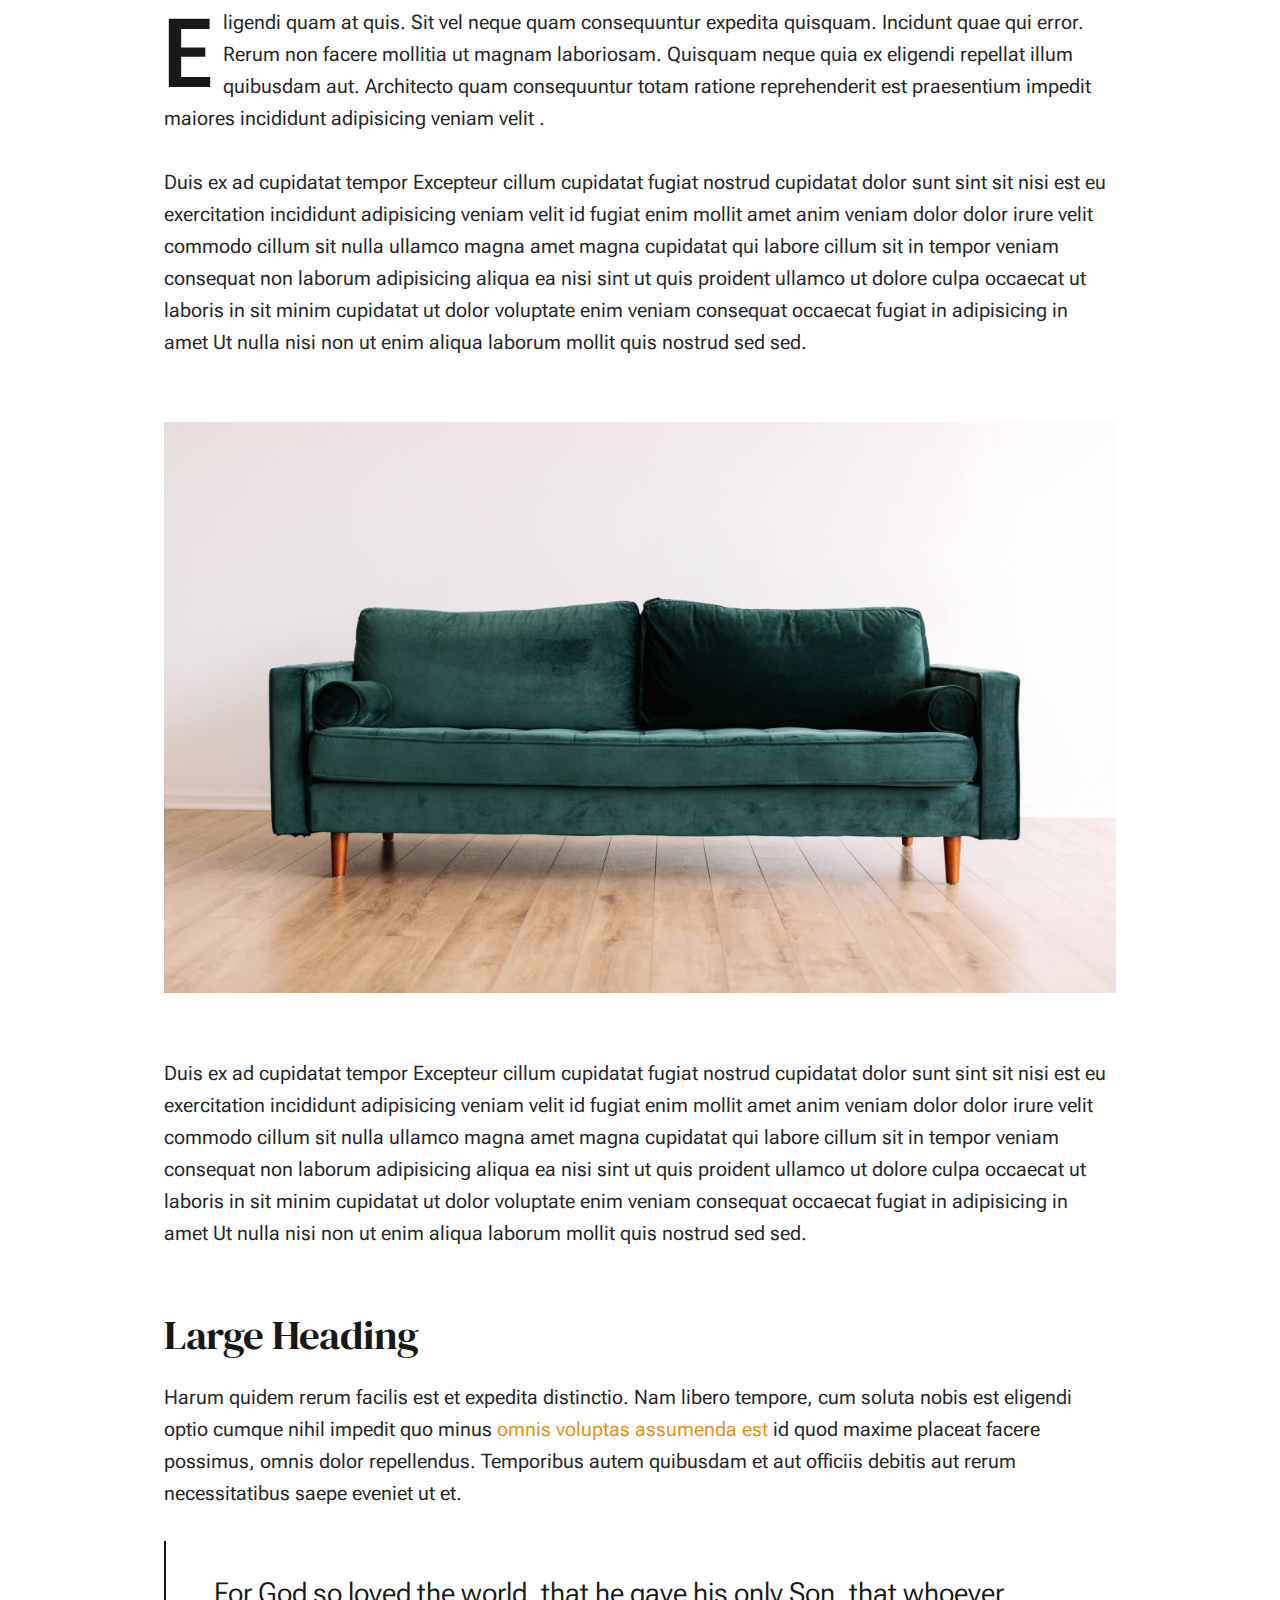
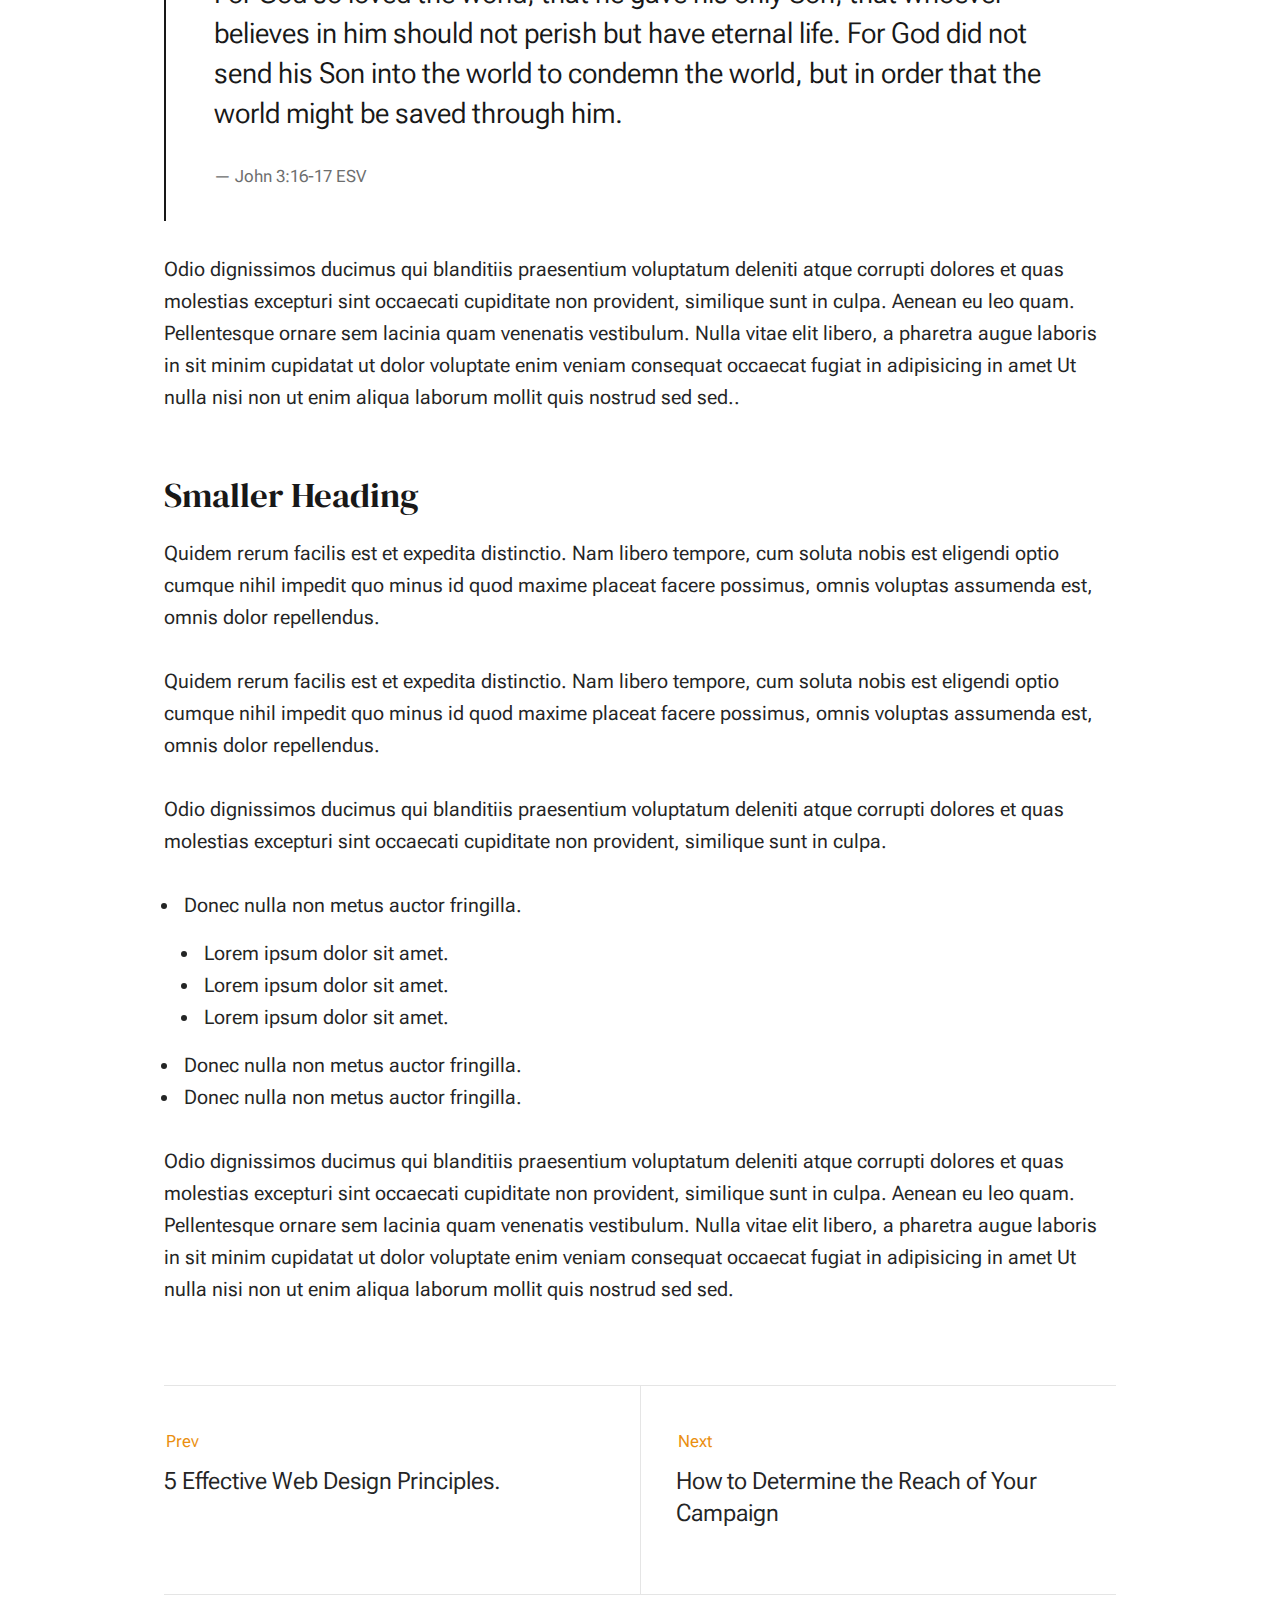
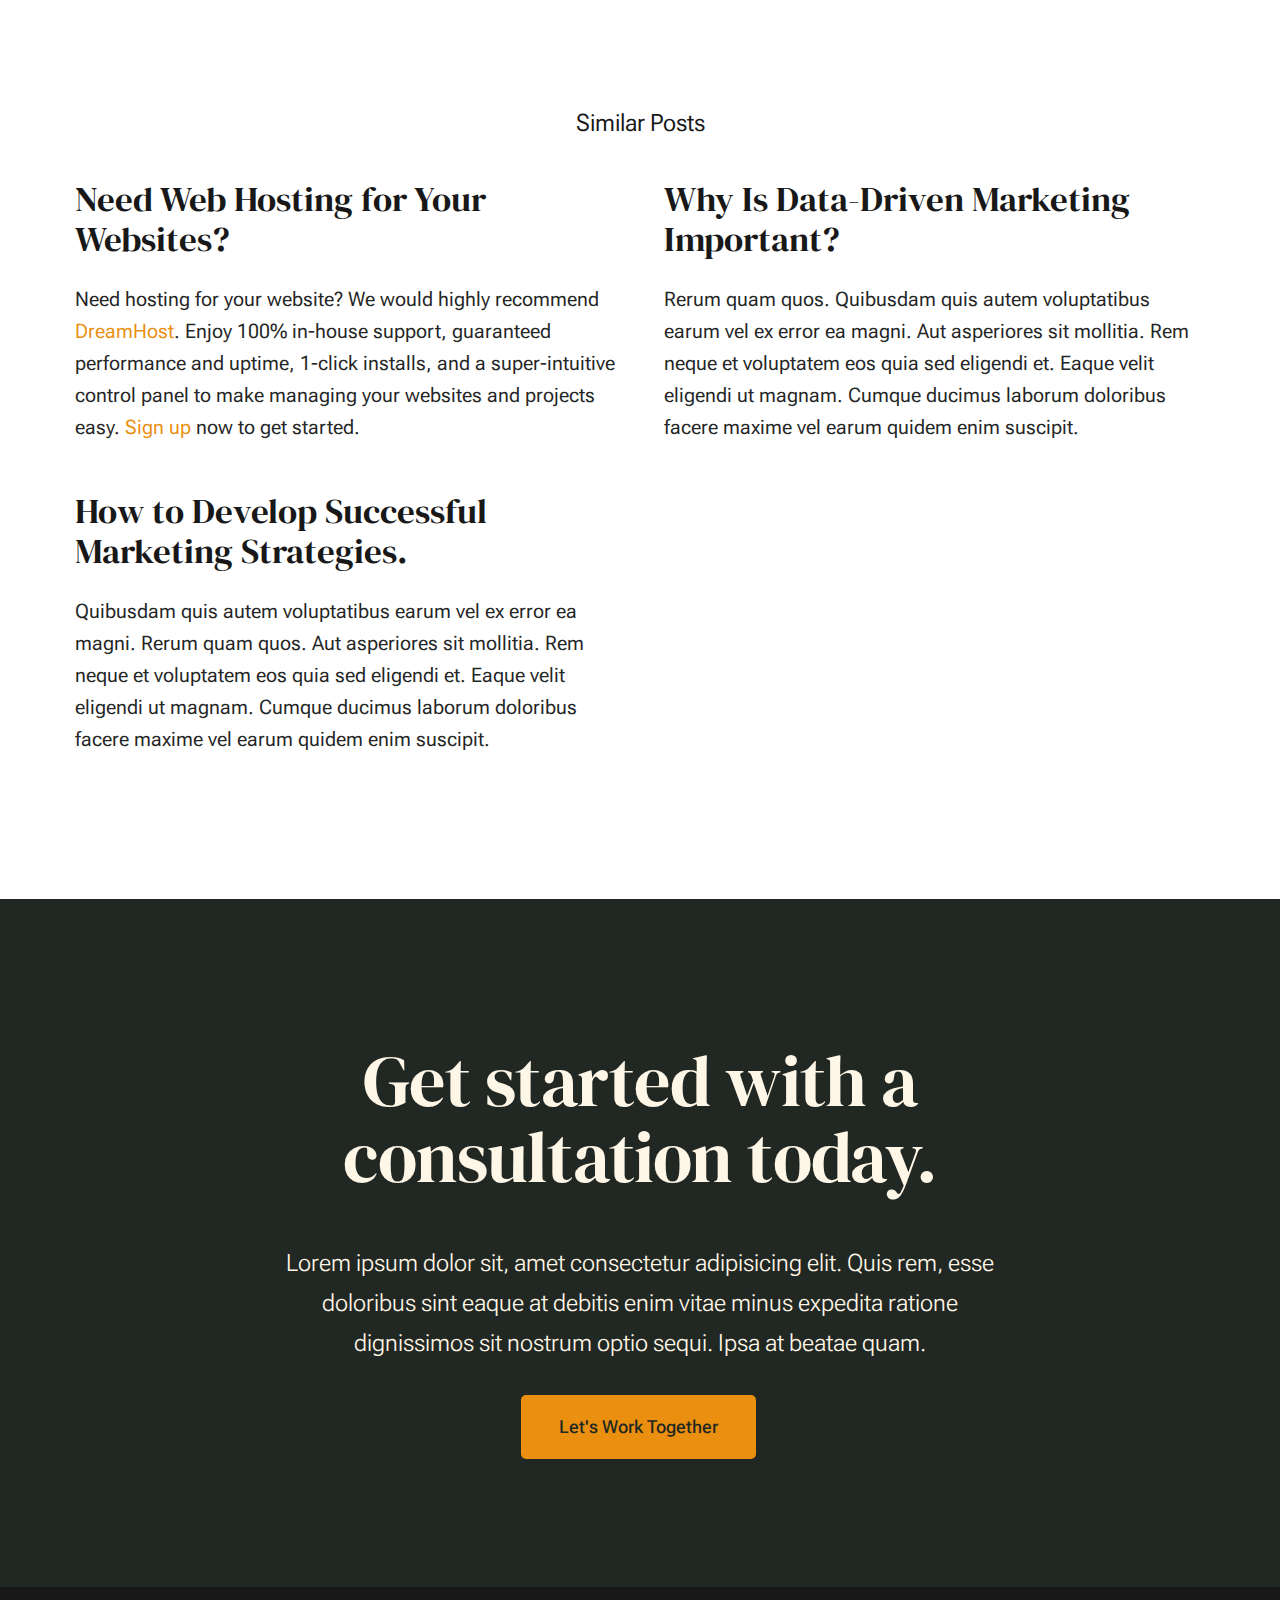
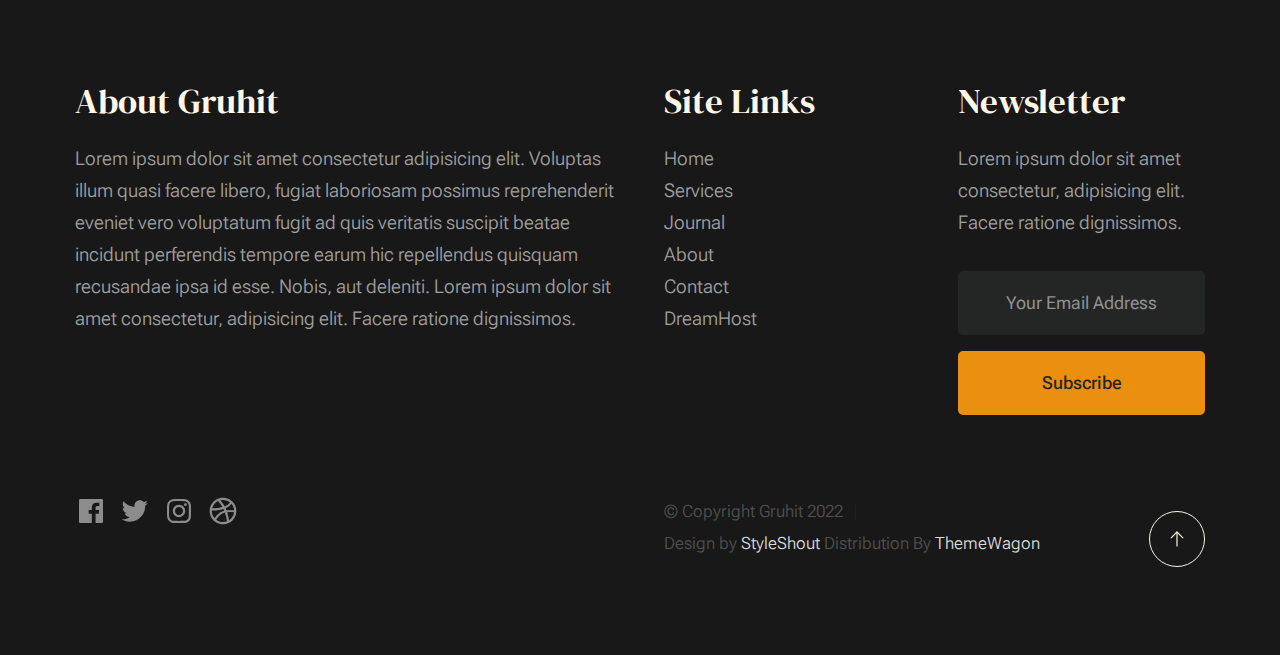
<file: single.html>
<!DOCTYPE html>
<html lang="en" class="no-js" >
<head>

    <!--- basic page needs
    ================================================== -->
    <meta charset="utf-8">
    <meta name="viewport" content="width=device-width, initial-scale=1">
    <title>Single - Gruhit</title>

    <script>
        document.documentElement.classList.remove('no-js');
        document.documentElement.classList.add('js');
    </script>

    <!-- CSS
    ================================================== -->
    <link rel="stylesheet" href="css/vendor.css">
    <link rel="stylesheet" href="css/styles.css">

    <!-- favicons
    ================================================== -->
    <link rel="apple-touch-icon" sizes="180x180" href="apple-touch-icon.png">
    <link rel="icon" type="image/png" sizes="32x32" href="favicon-32x32.png">
    <link rel="icon" type="image/png" sizes="16x16" href="favicon-16x16.png">
    <link rel="manifest" href="site.webmanifest">

</head>


<body id="top">


    <!-- preloader
    ================================================== -->
    <div id="preloader">
        <div id="loader" class="dots-fade">
            <div></div>
            <div></div>
            <div></div>
        </div>
    </div>


    <!-- page wrap
    ================================================== -->
    <div id="page" class="s-pagewrap">


        <!-- # site header 
        ================================================== -->
        <header class="s-header">

            <div class="row s-header__inner width-sixteen-col">

                <div class="s-header__block">
                    <div class="s-header__logo">
                        <a class="logo" href="index.html">
                            <img src="images/logo.svg" alt="Homepage">
                        </a>
                    </div>

                    <a class="s-header__menu-toggle" href="#0"><span>Menu</span></a>
                </div> <!-- end s-header__block -->

                <nav class="s-header__nav">    
                    <ul class="s-header__menu-links">
                        <li><a href="about.html">About</a></li>
                        <li><a href="services.html">Services</a></li>
                        <li class="current"><a href="blog.html">Journal</a></li>
                        <li><a href="contact.html">Contact</a></li>
                    </ul> <!-- s-header__menu-links -->

                    <div class="s-header__contact">
                        <a href="contact.html" class="btn btn--primary s-header__contact-btn">Let's Work Together</a>
                        
                    </div> <!-- s-header__contact -->    
                </nav> <!-- end s-header__nav -->

            </div> <!-- end s-header__inner -->

        </header> <!-- end s-header -->


        <!-- # site main content
        ================================================== -->
        <article id="content" class="s-content entry">

            <div class="s-pageheader entry__header">
                <div class="row">
                    <div class="column xl-12">

                        <h1 class="entry__title">
                            5 Marketing Productivity Apps for Your Team
                        </h1> <!-- end entry__title -->

                        <div class="entry__meta">
                            <div class="entry__meta-date">
                                <svg width="24" height="24" fill="none" viewBox="0 0 24 24">
                                    <circle cx="12" cy="12" r="7.25" stroke="currentColor" stroke-width="1.5"></circle>
                                    <path stroke="currentColor" stroke-width="1.5" d="M12 8V12L14 14"></path>
                                </svg>
                                December 15, 2022 
                            </div>
                            <div class="entry__meta-cat">
                                <svg width="24" height="24" fill="none" viewBox="0 0 24 24">
                                    <path stroke="currentColor" stroke-linecap="round" stroke-linejoin="round" stroke-width="1.5" d="M19.25 17.25V9.75C19.25 8.64543 18.3546 7.75 17.25 7.75H4.75V17.25C4.75 18.3546 5.64543 19.25 6.75 19.25H17.25C18.3546 19.25 19.25 18.3546 19.25 17.25Z"></path>
                                    <path stroke="currentColor" stroke-linecap="round" stroke-linejoin="round" stroke-width="1.5" d="M13.5 7.5L12.5685 5.7923C12.2181 5.14977 11.5446 4.75 10.8127 4.75H6.75C5.64543 4.75 4.75 5.64543 4.75 6.75V11"></path>
                                </svg>                                      
                                <span class="cat-links">
                                    <a href="blog.html">Productivity</a>
                                    <a href="blog.html">Marketing</a>
                                </span>
                            </div>
                        </div> <!-- end entry__meta -->

                    </div>
                </div>
            </div> <!-- end entry__header --> 

            <div class="s-pagecontent entry__content">

                <div class="row entry__media">
                    <div class="column xl-12">
                        <figure class="featured-image">
                            <img src="images/thumbs/single/standard-1200.jpg" 
                                 srcset="images/thumbs/single/standard-2400.jpg 2400w, 
                                         images/thumbs/single/standard-1200.jpg 1200w, 
                                         images/thumbs/single/standard-600.jpg 600w" sizes="(max-width: 2400px) 100vw, 2400px" alt="">
                        </figure>
                    </div>
                </div> <!-- end entry__media -->

                <div class="row entry__primary width-narrower">
                    <div class="column xl-12"> 

                            <p class="lead">
                            Duis ex ad cupidatat tempor Excepteur cillum cupidatat fugiat nostrud cupidatat dolor 
                            sunt sint sit nisi est eu exercitation incididunt adipisicing veniam velit id fugiat 
                            enim mollit amet anim veniam dolor dolor irure velit commodo cillum sit nulla ullamco 
                            magna amet magna cupidatat qui labore cillum cillum cupidatat fugiat nostrud. </p> 

                            <p class="drop-cap">
                            Eligendi quam at quis. Sit vel neque quam consequuntur expedita quisquam. Incidunt quae 
                            qui error. Rerum non facere mollitia ut magnam laboriosam. Quisquam neque quia ex eligendi 
                            repellat illum quibusdam aut. Architecto quam consequuntur totam ratione reprehenderit est 
                            praesentium impedit maiores incididunt adipisicing veniam velit .
                            </p>
    
                            <p>
                            Duis ex ad cupidatat tempor Excepteur cillum cupidatat fugiat nostrud cupidatat dolor 
                            sunt sint sit nisi est eu exercitation incididunt adipisicing veniam velit id fugiat 
                            enim mollit amet anim veniam dolor dolor irure velit commodo cillum sit nulla ullamco 
                            magna amet magna cupidatat qui labore cillum sit in tempor veniam consequat non laborum 
                            adipisicing aliqua ea nisi sint ut quis proident ullamco ut dolore culpa occaecat ut 
                            laboris in sit minim cupidatat ut dolor voluptate enim veniam consequat occaecat fugiat 
                            in adipisicing in amet Ut nulla nisi non ut enim aliqua laborum mollit quis nostrud sed sed.
                            </p>
            
                            <figure class="alignwide">
                                <img src="images/sample-1200.jpg" 
                                     srcset="images/sample-2400.jpg 2400w, 
                                             images/sample-1200.jpg 1200w, 
                                             images/sample-600.jpg 600w" sizes="(max-width: 2400px) 100vw, 2400px" alt="">
                            </figure>
    
                            <p>
                            Duis ex ad cupidatat tempor Excepteur cillum cupidatat fugiat nostrud cupidatat dolor 
                            sunt sint sit nisi est eu exercitation incididunt adipisicing veniam velit id fugiat 
                            enim mollit amet anim veniam dolor dolor irure velit commodo cillum sit nulla ullamco 
                            magna amet magna cupidatat qui labore cillum sit in tempor veniam consequat non laborum 
                            adipisicing aliqua ea nisi sint ut quis proident ullamco ut dolore culpa occaecat ut 
                            laboris in sit minim cupidatat ut dolor voluptate enim veniam consequat occaecat fugiat 
                            in adipisicing in amet Ut nulla nisi non ut enim aliqua laborum mollit quis nostrud sed sed.
                            </p>
    
                            <h2>Large Heading</h2>
        
                            <p>
                            Harum quidem rerum facilis est et expedita distinctio. Nam libero tempore, cum soluta 
                            nobis est eligendi optio cumque nihil impedit quo minus <a href="http://#">omnis voluptas assumenda est</a> 
                            id quod maxime placeat facere possimus, omnis dolor repellendus. Temporibus autem quibusdam et 
                            aut officiis debitis aut rerum necessitatibus saepe eveniet ut et.</p>
    
                            <blockquote>
                                <p>
                                For God so loved the world, that he gave his only Son, that whoever believes in 
                                him should not perish but have eternal life. For God did not send his Son into 
                                the world to condemn the world, but in order that the world might be 
                                saved through him.
                                </p>
                                <cite>John 3:16-17 ESV</cite>
                            </blockquote>
    
                            <p>
                            Odio dignissimos ducimus qui blanditiis praesentium voluptatum deleniti atque corrupti dolores 
                            et quas molestias excepturi sint occaecati cupiditate non provident, similique sunt in culpa. 
                            Aenean eu leo quam. Pellentesque ornare sem lacinia quam venenatis vestibulum. Nulla vitae elit 
                            libero, a pharetra augue laboris in sit minim cupidatat ut dolor voluptate enim veniam consequat 
                            occaecat fugiat in adipisicing in amet Ut nulla nisi non ut enim aliqua laborum mollit quis nostrud sed sed..</p>
    
                            <h3>Smaller Heading</h3>
    
                            <p>
                            Quidem rerum facilis est et expedita distinctio. Nam libero tempore, cum soluta nobis est 
                            eligendi optio cumque nihil impedit quo minus id quod maxime placeat facere possimus, omnis voluptas 
                            assumenda est, omnis dolor repellendus.
                            </p>
    
                            <p>
                            Quidem rerum facilis est et expedita distinctio. Nam libero tempore, cum soluta nobis est 
                            eligendi optio cumque nihil impedit quo minus id quod maxime placeat facere possimus, omnis voluptas 
                            assumenda est, omnis dolor repellendus.
                            </p>
                                    
                            <p>
                            Odio dignissimos ducimus qui blanditiis praesentium voluptatum deleniti atque corrupti dolores et 
                            quas molestias excepturi sint occaecati cupiditate non provident, similique sunt in culpa.</p>
    
                            <ul>
                                <li>Donec nulla non metus auctor fringilla.
                                    <ul>
                                        <li>Lorem ipsum dolor sit amet.</li>
                                        <li>Lorem ipsum dolor sit amet.</li>
                                        <li>Lorem ipsum dolor sit amet.</li>
                                    </ul>
                                </li>
                                <li>Donec nulla non metus auctor fringilla.</li>
                                <li>Donec nulla non metus auctor fringilla.</li>
                            </ul>
    
                            <p>
                            Odio dignissimos ducimus qui blanditiis praesentium voluptatum deleniti atque corrupti dolores et quas 
                            molestias excepturi sint occaecati cupiditate non provident, similique sunt in culpa. Aenean eu leo quam. 
                            Pellentesque ornare sem lacinia quam venenatis vestibulum. Nulla vitae elit libero, a pharetra augue 
                            laboris in sit minim cupidatat ut dolor voluptate enim veniam consequat occaecat fugiat in adipisicing 
                            in amet Ut nulla nisi non ut enim aliqua laborum mollit quis nostrud sed sed.
                            </p>        

                            <div class="post-nav">
                                <div class="post-nav__prev">
                                    <a href="single-standard.html" rel="prev">
                                        <span>Prev</span>
                                        5 Effective Web Design Principles. 
                                    </a>
                                </div>
                                <div class="post-nav__next">
                                    <a href="single-standard.html" rel="next">
                                        <span>Next</span>
                                        How to Determine the Reach of Your Campaign
                                    </a>
                                </div>
                            </div> <!-- end post-nav -->                                                   
                   
                    </div> <!-- end column-->
                </div> <!-- end entry__primary -->    
                
                <div class="row related-posts">
                    <div class="column xl-12">

                        <h4 class="text-center">Similar Posts</h4>

                        <div class="grid-list-items">
                
                            <div class="grid-list-items__item blog-card">
                                <div class="blog-card__header">
                                    <h3 class="blog-card__title"><a href="https://www.dreamhost.com/r.cgi?287326">Need Web Hosting for Your Websites?</a></h3>
                                </div>
                                <div class="blog-card__text">
                                    <p>
                                    Need hosting for your website? We would highly recommend <a href="https://www.dreamhost.com/r.cgi?287326">DreamHost</a>.
                                    Enjoy 100% in-house support, guaranteed performance and uptime, 1-click installs, and a super-intuitive control 
                                    panel to make managing your websites and projects easy. <a href="https://www.dreamhost.com/r.cgi?287326">Sign up</a> now to get started.
                                    </p>
                                </div>
                            </div> <!-- end blog-card -->
                            <div class="grid-list-items__item blog-card">
                                <div class="blog-card__header">
                                    <h3 class="blog-card__title"><a href="single.html">Why Is Data-Driven Marketing Important?</a></h3>
                                </div>
                                <div class="blog-card__text">
                                    <p>
                                    Rerum quam quos. Quibusdam quis autem voluptatibus earum vel ex error ea magni. Aut asperiores 
                                    sit mollitia. Rem neque et voluptatem eos quia sed eligendi et. Eaque velit eligendi ut 
                                    magnam. Cumque ducimus laborum doloribus facere maxime vel earum quidem enim suscipit.
                                    </p>
                                </div>
                            </div> <!-- end blog-card -->
                            <div class="grid-list-items__item blog-card">
                                <div class="blog-card__header">
                                    <h3 class="blog-card__title"><a href="single.html">How to Develop Successful Marketing Strategies.</a></h3>
                                </div>
                                <div class="blog-card__text">
                                    <p>
                                    Quibusdam quis autem voluptatibus earum vel ex error ea magni. Rerum quam quos. Aut asperiores 
                                    sit mollitia. Rem neque et voluptatem eos quia sed eligendi et. Eaque velit eligendi ut 
                                    magnam. Cumque ducimus laborum doloribus facere maxime vel earum quidem enim suscipit.
                                    </p>
                                </div>
                            </div> <!-- end blog card -->
                        
                        </div> <!-- end grid-list-items -->
                          
                    </div> <!-- end column -->
                </div> <!-- end related-posts --> 

            </div> <!-- end entry__content -->

        </article> <!-- s-content entry-->
        

        <!-- # cta
        ================================================== -->
        <section id="cta" class="s-cta">

            <div class="row row-x-center text-center">
                <div class="column xl-8 lg-12">

                    <div class="s-cta__content">
                        <h2 class="text-display-title">
                        Get started with a consultation today.
                        </h2>
                        <p class="lead">
                        Lorem ipsum dolor sit, amet consectetur adipisicing elit. Quis rem, esse doloribus sint eaque at debitis enim vitae minus expedita ratione dignissimos sit nostrum optio sequi. Ipsa at beatae quam.
                        </p>
                        <a href="contact.html" class="btn btn--primary">Let's Work Together</a>
                    </div>

                </div>
            </div>

        </section> <!-- end s-cta -->


        <!-- # footer 
        ================================================== -->
        <footer class="s-footer">
            <div class="row s-footer__content">
                <div class="column xl-6 lg-6 md-12 s-footer__block s-footer__about">                    
                    <h3>About Gruhit</h3>
                    <p>
                    Lorem ipsum dolor sit amet consectetur adipisicing elit. Voluptas illum quasi facere libero, 
                    fugiat laboriosam possimus reprehenderit eveniet vero voluptatum fugit ad quis veritatis suscipit beatae 
                    incidunt perferendis tempore earum hic repellendus quisquam recusandae ipsa id esse. Nobis, aut deleniti.
                    Lorem ipsum dolor sit amet consectetur, adipisicing elit. Facere ratione dignissimos.
                    </p>               
                </div>                
                <div class="column xl-3 lg-6 md-12 s-footer__block s-footer__site-links">
                    <h3>Site Links</h3>
                    <ul class="link-list">
                        <li><a href="index.html">Home</a></li>
                        <li><a href="services.html">Services</a></li>
                        <li><a href="blog.html">Journal</a></li>
                        <li><a href="about.html">About</a></li>
                        <li><a href="contact.html">Contact</a></li>
                        <li><a href="https://www.dreamhost.com/r.cgi?287326">DreamHost</a></li>
                    </ul>
                </div>
                <div class="column xl-3 lg-6 md-12 tab-12 s-footer__block s-footer__newsletter">
                    <h3>Newsletter</h3>

                    <p>
                    Lorem ipsum dolor sit amet consectetur, adipisicing elit. Facere ratione dignissimos.
                    </p>

                    <div class="subscribe-form">
                        <form id="mc-form" class="mc-form">
                            <input type="email" name="EMAIL" id="mce-EMAIL" class="u-fullwidth text-center" placeholder="Your Email Address" title="The domain portion of the email address is invalid (the portion after the @)." pattern="^([^\x00-\x20\x22\x28\x29\x2c\x2e\x3a-\x3c\x3e\x40\x5b-\x5d\x7f-\xff]+|\x22([^\x0d\x22\x5c\x80-\xff]|\x5c[\x00-\x7f])*\x22)(\x2e([^\x00-\x20\x22\x28\x29\x2c\x2e\x3a-\x3c\x3e\x40\x5b-\x5d\x7f-\xff]+|\x22([^\x0d\x22\x5c\x80-\xff]|\x5c[\x00-\x7f])*\x22))*\x40([^\x00-\x20\x22\x28\x29\x2c\x2e\x3a-\x3c\x3e\x40\x5b-\x5d\x7f-\xff]+|\x5b([^\x0d\x5b-\x5d\x80-\xff]|\x5c[\x00-\x7f])*\x5d)(\x2e([^\x00-\x20\x22\x28\x29\x2c\x2e\x3a-\x3c\x3e\x40\x5b-\x5d\x7f-\xff]+|\x5b([^\x0d\x5b-\x5d\x80-\xff]|\x5c[\x00-\x7f])*\x5d))*(\.\w{2,})+$" required>
                            <input type="submit" name="subscribe" value="Subscribe" class="btn btn--primary btn--small u-fullwidth">
                            <!-- <div style="position: absolute; left: -5000px;" aria-hidden="true"><input type="text" name="b_cdb7b577e41181934ed6a6a44_9a91cfe7b3" tabindex="-1" value=""></div> -->
                            <div class="mc-status"></div>
                        </form>
                    </div>
                </div>
            </div>    
            
            <div class="row s-footer__bottom">
                <div class="column xl-6 lg-12">
                    <ul class="s-footer__social social-list">
                        <li>
                            <a href="#0">
                                <svg xmlns="http://www.w3.org/2000/svg" width="24" height="24" viewBox="0 0 24 24" style="fill:rgba(0, 0, 0, 1);transform:;-ms-filter:"><path d="M20,3H4C3.447,3,3,3.448,3,4v16c0,0.552,0.447,1,1,1h8.615v-6.96h-2.338v-2.725h2.338v-2c0-2.325,1.42-3.592,3.5-3.592 c0.699-0.002,1.399,0.034,2.095,0.107v2.42h-1.435c-1.128,0-1.348,0.538-1.348,1.325v1.735h2.697l-0.35,2.725h-2.348V21H20 c0.553,0,1-0.448,1-1V4C21,3.448,20.553,3,20,3z"></path></svg>
                                <span class="u-screen-reader-text">Facebook</span>
                            </a>
                        </li>
                        <li>
                            <a href="#0">
                                <svg xmlns="http://www.w3.org/2000/svg" width="24" height="24" viewBox="0 0 24 24" style="fill:rgba(0, 0, 0, 1);transform:;-ms-filter:"><path d="M19.633,7.997c0.013,0.175,0.013,0.349,0.013,0.523c0,5.325-4.053,11.461-11.46,11.461c-2.282,0-4.402-0.661-6.186-1.809 c0.324,0.037,0.636,0.05,0.973,0.05c1.883,0,3.616-0.636,5.001-1.721c-1.771-0.037-3.255-1.197-3.767-2.793 c0.249,0.037,0.499,0.062,0.761,0.062c0.361,0,0.724-0.05,1.061-0.137c-1.847-0.374-3.23-1.995-3.23-3.953v-0.05 c0.537,0.299,1.16,0.486,1.82,0.511C3.534,9.419,2.823,8.184,2.823,6.787c0-0.748,0.199-1.434,0.548-2.032 c1.983,2.443,4.964,4.04,8.306,4.215c-0.062-0.3-0.1-0.611-0.1-0.923c0-2.22,1.796-4.028,4.028-4.028 c1.16,0,2.207,0.486,2.943,1.272c0.91-0.175,1.782-0.512,2.556-0.973c-0.299,0.935-0.936,1.721-1.771,2.22 c0.811-0.088,1.597-0.312,2.319-0.624C21.104,6.712,20.419,7.423,19.633,7.997z"></path></svg>
                                <span class="u-screen-reader-text">Twitter</span>
                            </a>
                        </li>
                        <li>
                            <a href="#0">
                                <svg xmlns="http://www.w3.org/2000/svg" width="24" height="24" viewBox="0 0 24 24" style="fill:rgba(0, 0, 0, 1);transform:;-ms-filter:"><path d="M11.999,7.377c-2.554,0-4.623,2.07-4.623,4.623c0,2.554,2.069,4.624,4.623,4.624c2.552,0,4.623-2.07,4.623-4.624 C16.622,9.447,14.551,7.377,11.999,7.377L11.999,7.377z M11.999,15.004c-1.659,0-3.004-1.345-3.004-3.003 c0-1.659,1.345-3.003,3.004-3.003s3.002,1.344,3.002,3.003C15.001,13.659,13.658,15.004,11.999,15.004L11.999,15.004z"></path><circle cx="16.806" cy="7.207" r="1.078"></circle><path d="M20.533,6.111c-0.469-1.209-1.424-2.165-2.633-2.632c-0.699-0.263-1.438-0.404-2.186-0.42 c-0.963-0.042-1.268-0.054-3.71-0.054s-2.755,0-3.71,0.054C7.548,3.074,6.809,3.215,6.11,3.479C4.9,3.946,3.945,4.902,3.477,6.111 c-0.263,0.7-0.404,1.438-0.419,2.186c-0.043,0.962-0.056,1.267-0.056,3.71c0,2.442,0,2.753,0.056,3.71 c0.015,0.748,0.156,1.486,0.419,2.187c0.469,1.208,1.424,2.164,2.634,2.632c0.696,0.272,1.435,0.426,2.185,0.45 c0.963,0.042,1.268,0.055,3.71,0.055s2.755,0,3.71-0.055c0.747-0.015,1.486-0.157,2.186-0.419c1.209-0.469,2.164-1.424,2.633-2.633 c0.263-0.7,0.404-1.438,0.419-2.186c0.043-0.962,0.056-1.267,0.056-3.71s0-2.753-0.056-3.71C20.941,7.57,20.801,6.819,20.533,6.111z M19.315,15.643c-0.007,0.576-0.111,1.147-0.311,1.688c-0.305,0.787-0.926,1.409-1.712,1.711c-0.535,0.199-1.099,0.303-1.67,0.311 c-0.95,0.044-1.218,0.055-3.654,0.055c-2.438,0-2.687,0-3.655-0.055c-0.569-0.007-1.135-0.112-1.669-0.311 c-0.789-0.301-1.414-0.923-1.719-1.711c-0.196-0.534-0.302-1.099-0.311-1.669c-0.043-0.95-0.053-1.218-0.053-3.654 c0-2.437,0-2.686,0.053-3.655c0.007-0.576,0.111-1.146,0.311-1.687c0.305-0.789,0.93-1.41,1.719-1.712 c0.534-0.198,1.1-0.303,1.669-0.311c0.951-0.043,1.218-0.055,3.655-0.055c2.437,0,2.687,0,3.654,0.055 c0.571,0.007,1.135,0.112,1.67,0.311c0.786,0.303,1.407,0.925,1.712,1.712c0.196,0.534,0.302,1.099,0.311,1.669 c0.043,0.951,0.054,1.218,0.054,3.655c0,2.436,0,2.698-0.043,3.654H19.315z"></path></svg>
                                <span class="u-screen-reader-text">Instagram</span>
                            </a>
                        </li>
                        <li>
                            <a href="#0">
                                <svg xmlns="http://www.w3.org/2000/svg" width="24" height="24" viewBox="0 0 24 24" style="fill: rgba(0, 0, 0, 1);transform: ;msFilter:;"><path d="M20.66 6.98a9.932 9.932 0 0 0-3.641-3.64C15.486 2.447 13.813 2 12 2s-3.486.447-5.02 1.34c-1.533.893-2.747 2.107-3.64 3.64S2 10.187 2 12s.446 3.487 1.34 5.02a9.924 9.924 0 0 0 3.641 3.64C8.514 21.553 10.187 22 12 22s3.486-.447 5.02-1.34a9.932 9.932 0 0 0 3.641-3.64C21.554 15.487 22 13.813 22 12s-.446-3.487-1.34-5.02zM12 3.66c2 0 3.772.64 5.32 1.919-.92 1.174-2.286 2.14-4.1 2.9-1.002-1.813-2.088-3.327-3.261-4.54A7.715 7.715 0 0 1 12 3.66zM5.51 6.8a8.116 8.116 0 0 1 2.711-2.22c1.212 1.201 2.325 2.7 3.34 4.5-2 .6-4.114.9-6.341.9-.573 0-1.006-.013-1.3-.04A8.549 8.549 0 0 1 5.51 6.8zM3.66 12c0-.054.003-.12.01-.2.007-.08.01-.146.01-.2.254.014.641.02 1.161.02 2.666 0 5.146-.367 7.439-1.1.187.373.381.793.58 1.26-1.32.293-2.674 1.006-4.061 2.14S6.4 16.247 5.76 17.5c-1.4-1.587-2.1-3.42-2.1-5.5zM12 20.34c-1.894 0-3.594-.587-5.101-1.759.601-1.187 1.524-2.322 2.771-3.401 1.246-1.08 2.483-1.753 3.71-2.02a29.441 29.441 0 0 1 1.56 6.62 8.166 8.166 0 0 1-2.94.56zm7.08-3.96a8.351 8.351 0 0 1-2.58 2.621c-.24-2.08-.7-4.107-1.379-6.081.932-.066 1.765-.1 2.5-.1.799 0 1.686.034 2.659.1a8.098 8.098 0 0 1-1.2 3.46zm-1.24-5c-1.16 0-2.233.047-3.22.14a27.053 27.053 0 0 0-.68-1.62c2.066-.906 3.532-2.006 4.399-3.3 1.2 1.414 1.854 3.027 1.96 4.84-.812-.04-1.632-.06-2.459-.06z"></path></svg>
                                <span class="u-screen-reader-text">Dribbble</span>
                            </a>
                        </li>
                    </ul> <!-- end s-footer__social -->
                </div>
                <div class="column xl-6 lg-12">
                    <p class="ss-copyright">
                        <span>© Copyright Gruhit 2022</span> 
                        <span>Design by <a href="https://www.styleshout.com/">StyleShout</a> Distribution By <a href="https://themewagon.com">ThemeWagon</a></span>
                    </p>
                </div>

                <div class="ss-go-top">
                    <a class="smoothscroll" title="Back to Top" href="#top">
                        <svg xmlns="http://www.w3.org/2000/svg" viewBox="0 0 24 24" width="36" height="36" fill="none" stroke="#ffffff" stroke-width="1" stroke-linecap="round" stroke-linejoin="round">&lt;!--!  Atomicons Free 1.00 by @atisalab License - https://atomicons.com/license/ (Icons: CC BY 4.0) Copyright 2021 Atomicons --&gt;<polyline points="17 11 12 6 7 11"></polyline><line x1="12" y1="18" x2="12" y2="6"></line></svg>
                    </a>
                </div> <!-- end ss-go-top -->
            </div>
            
        </footer> <!-- end s-footer -->

    </div> <!-- end page-wrap -->

    <!-- Java Script
    ================================================== -->
    <script src="js/plugins.js"></script>
    <script src="js/main.js"></script>

</body>
</html>
</file>
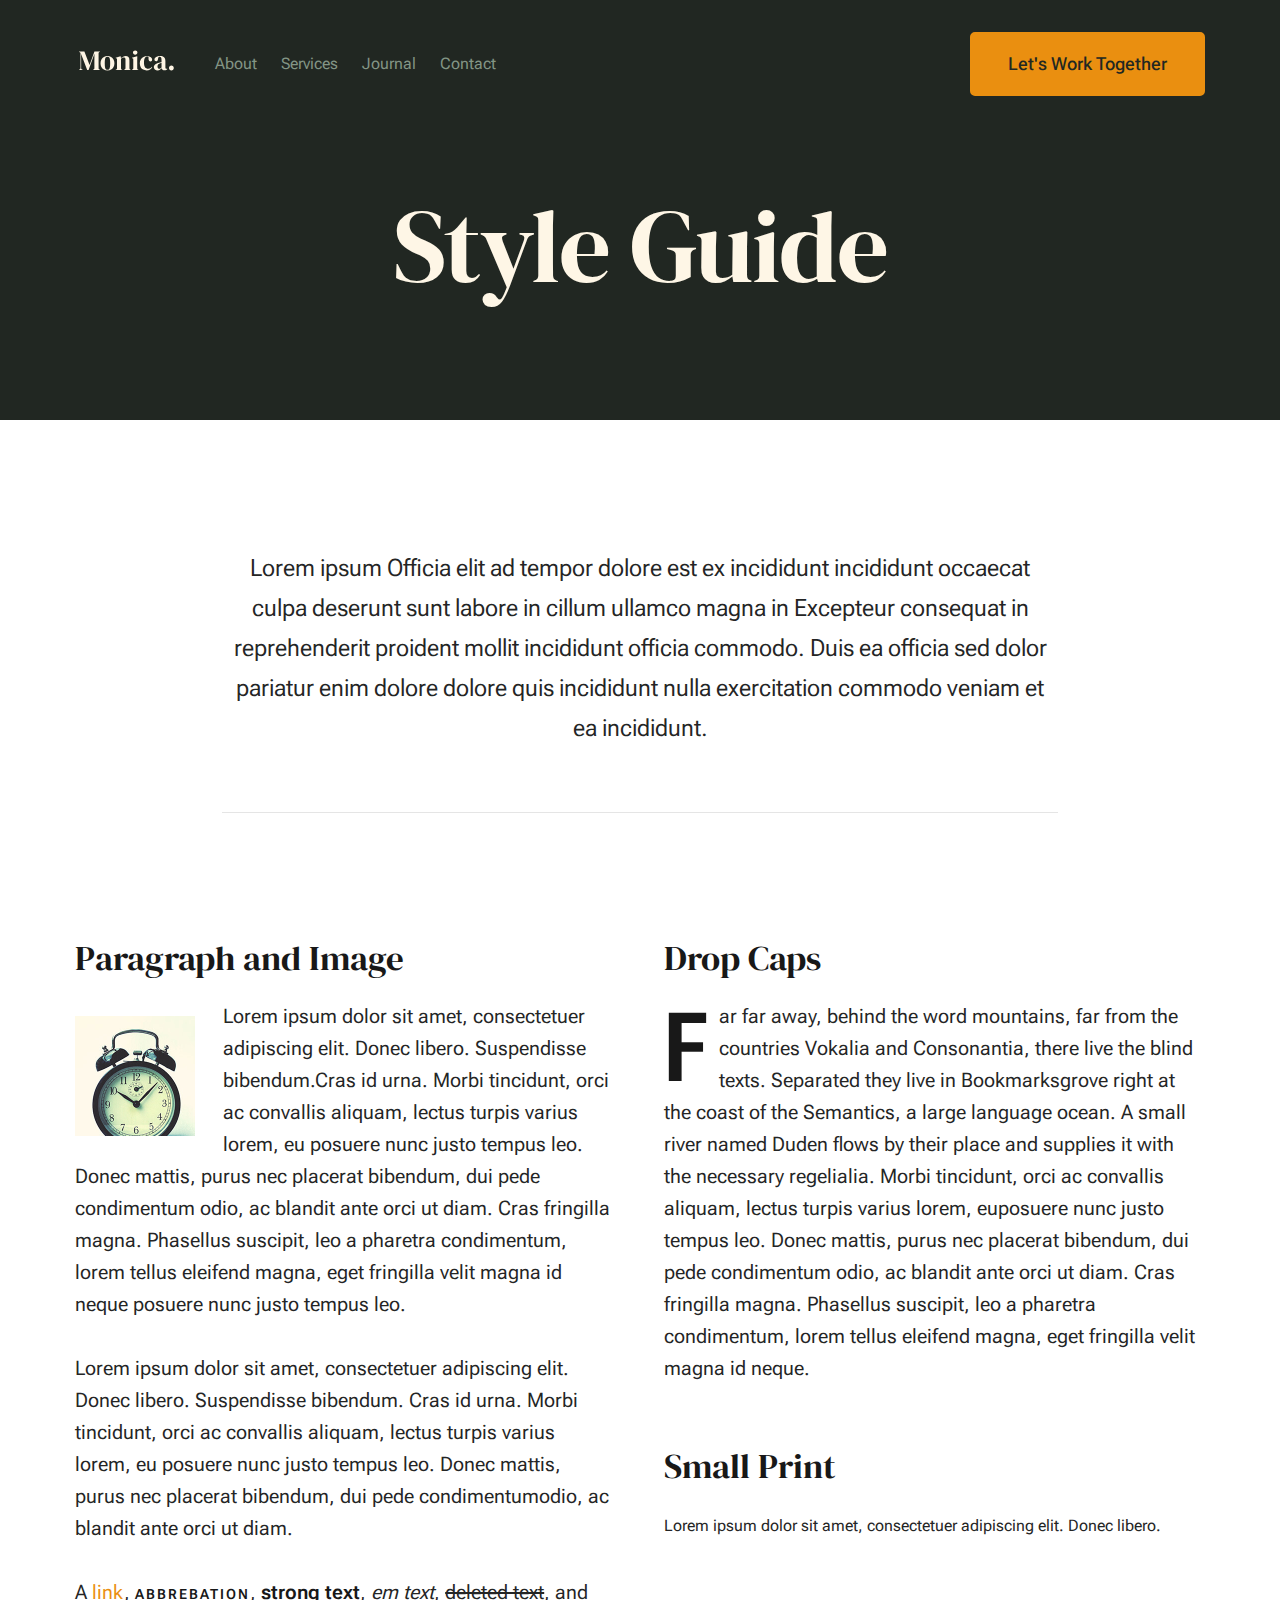
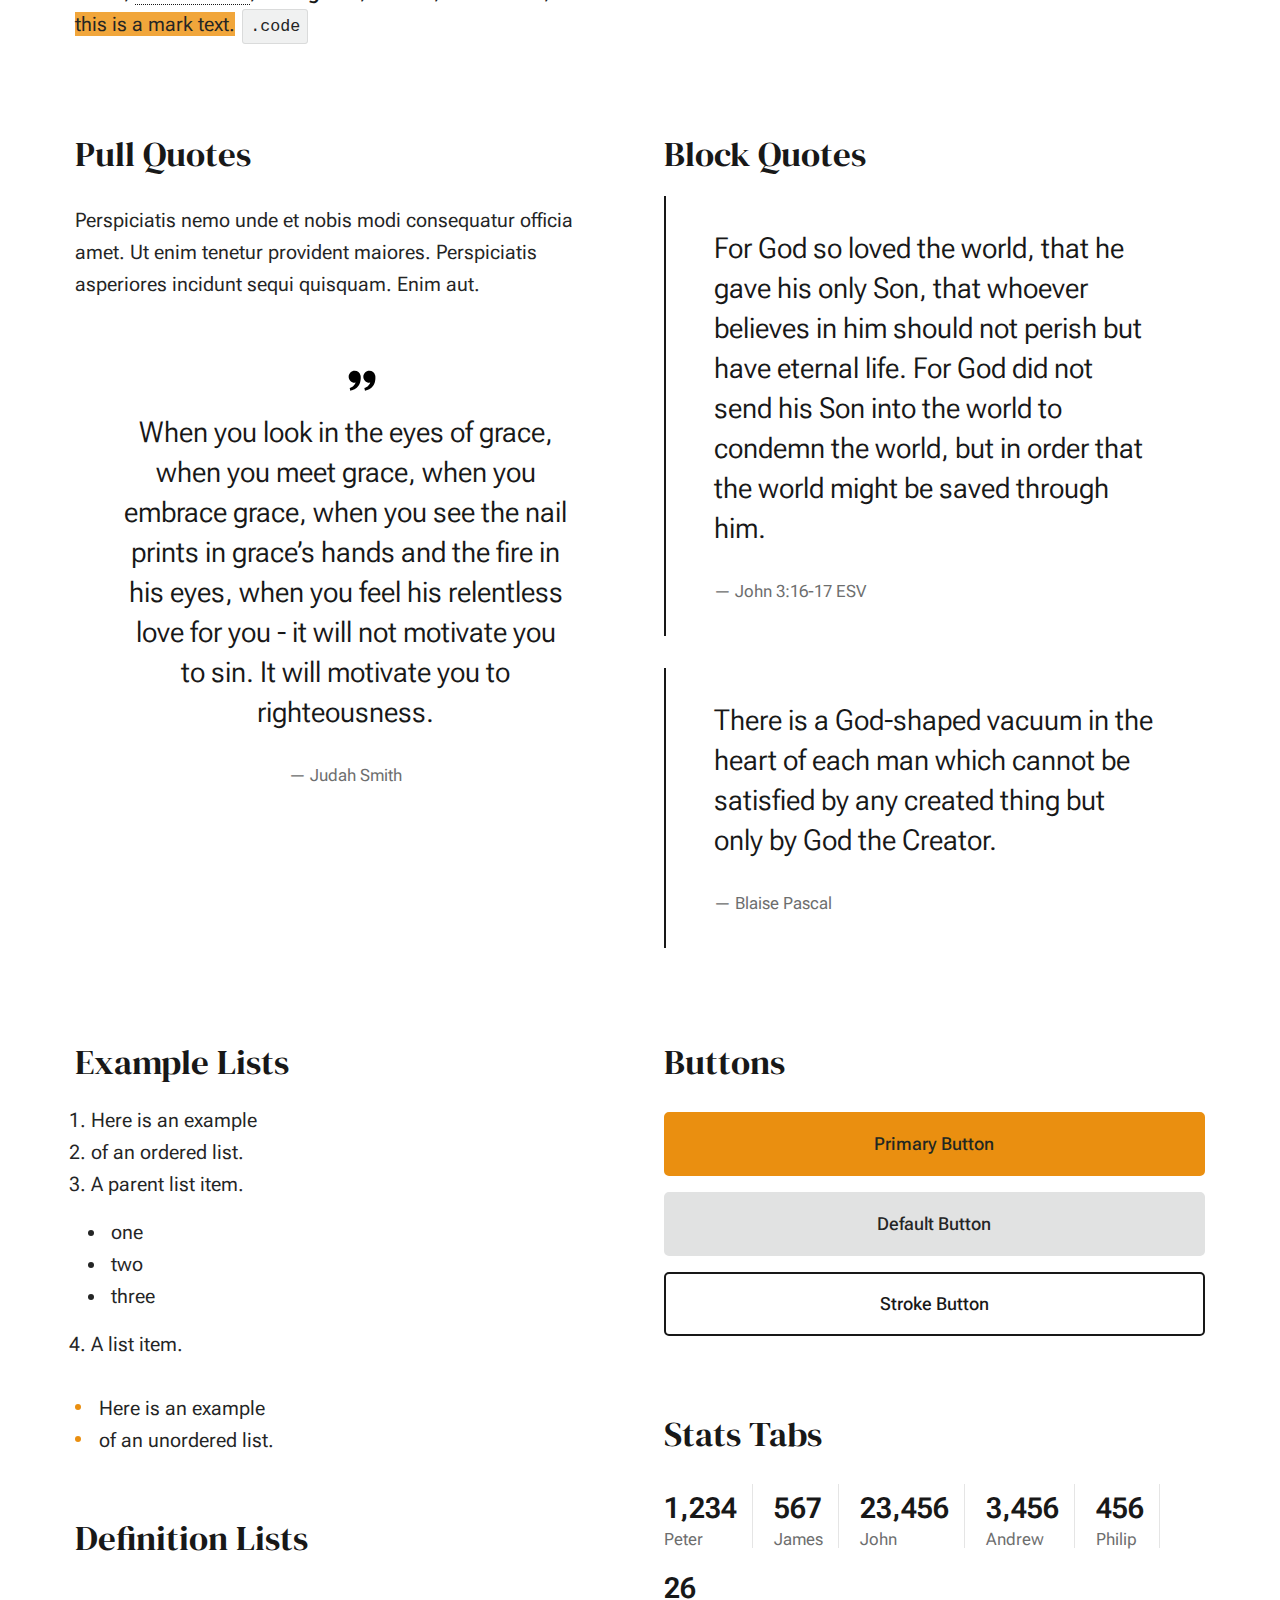
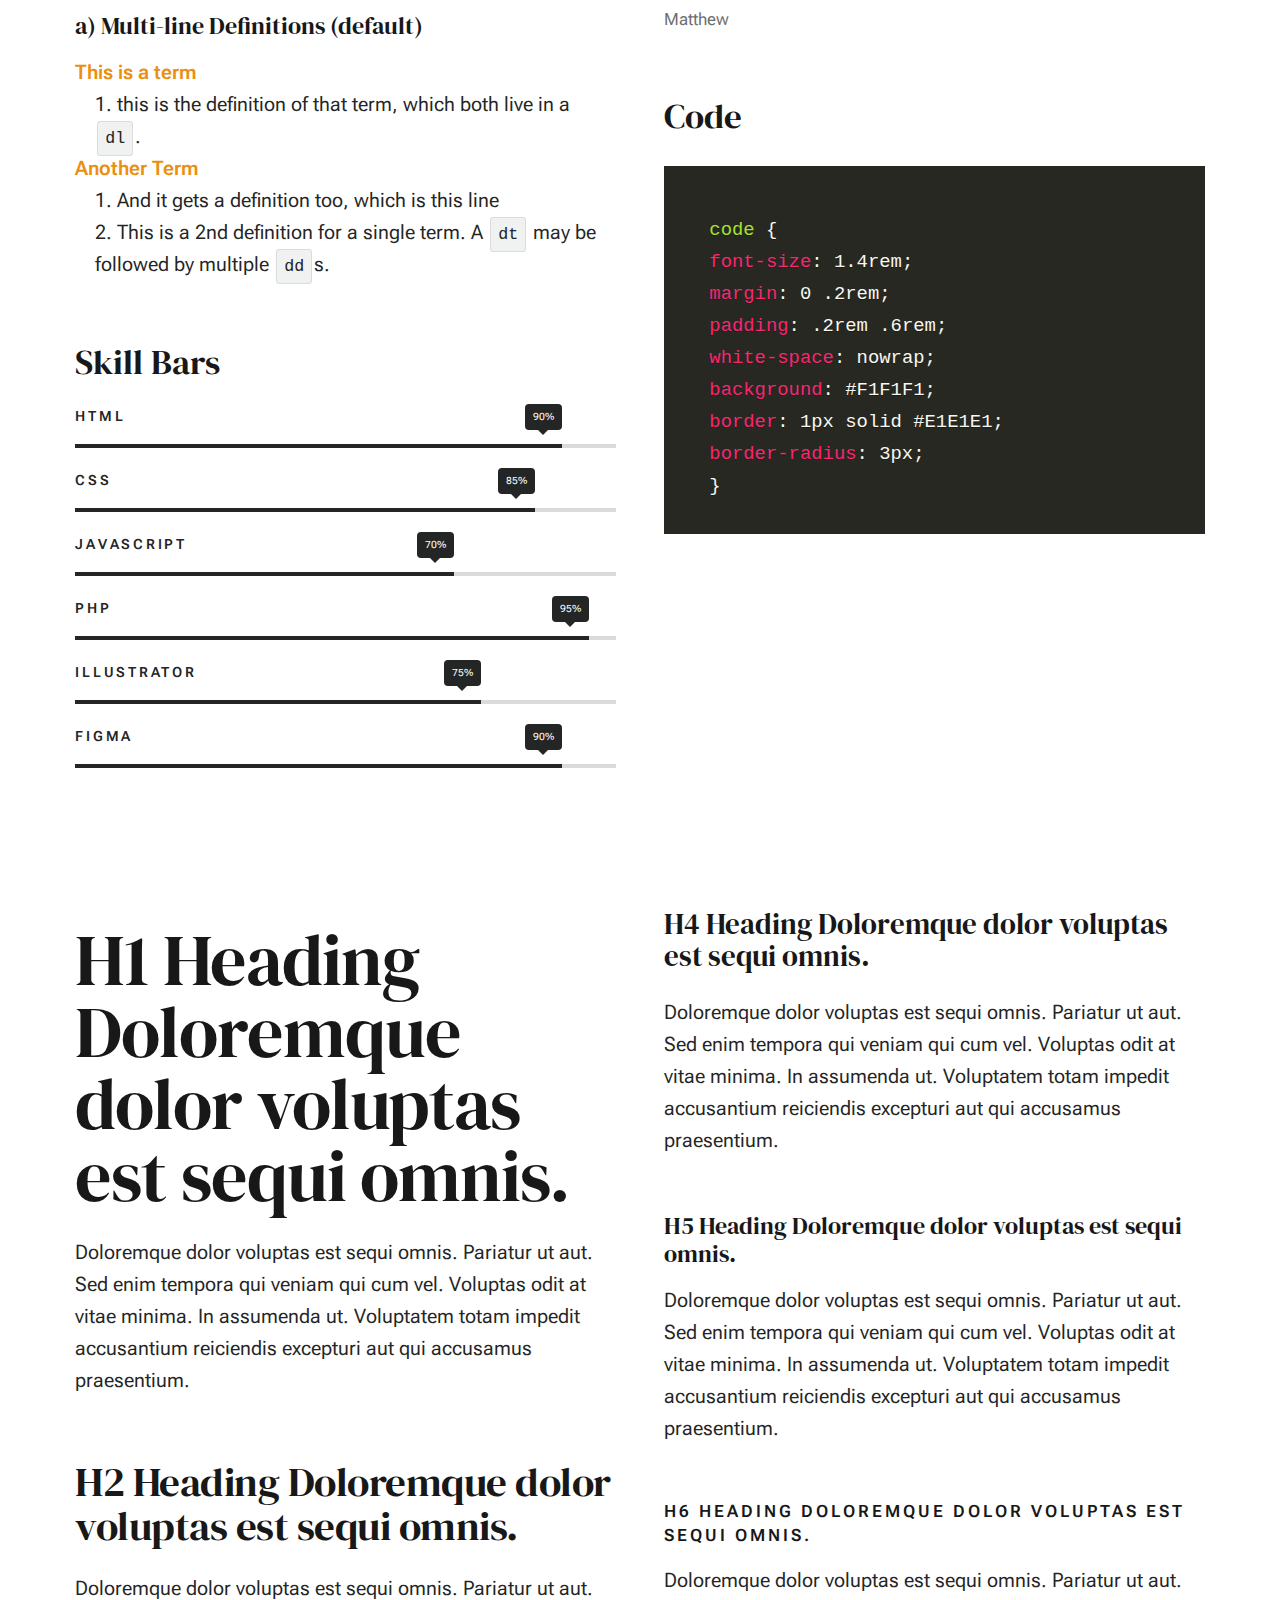
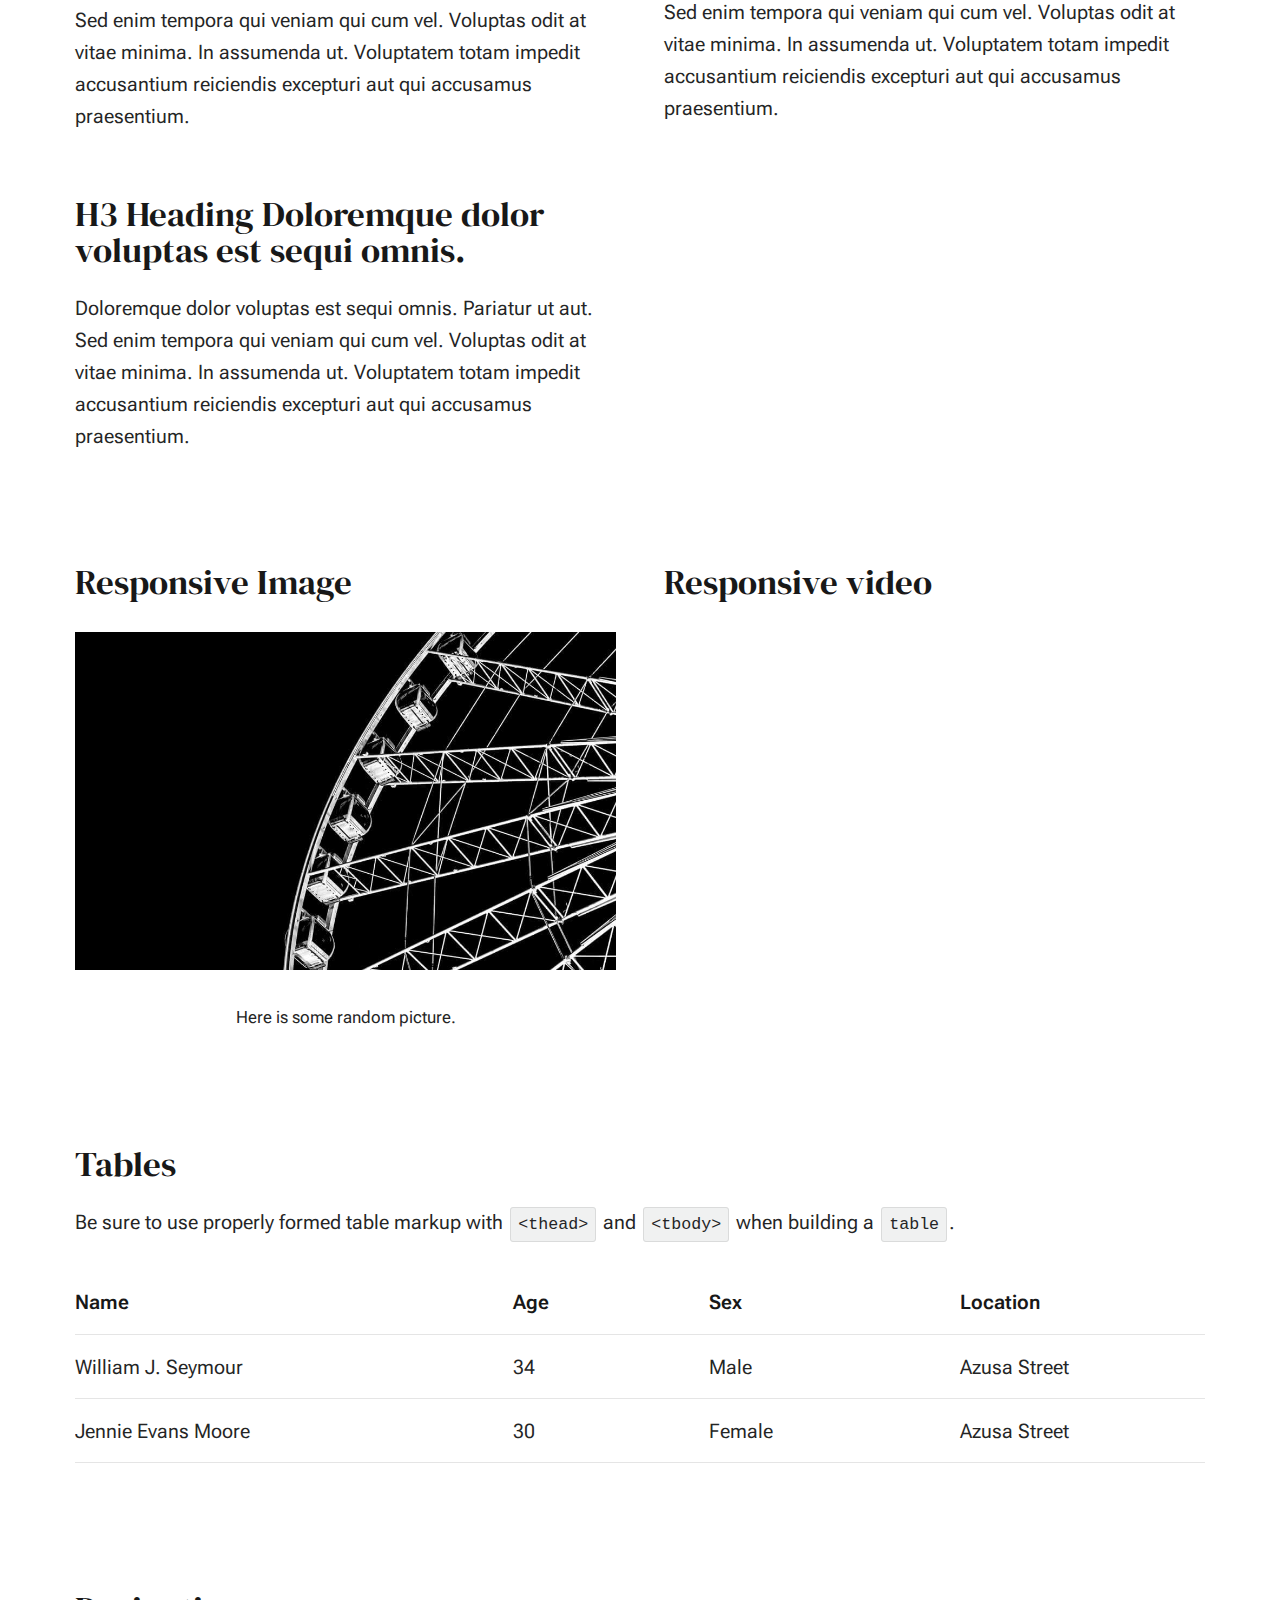
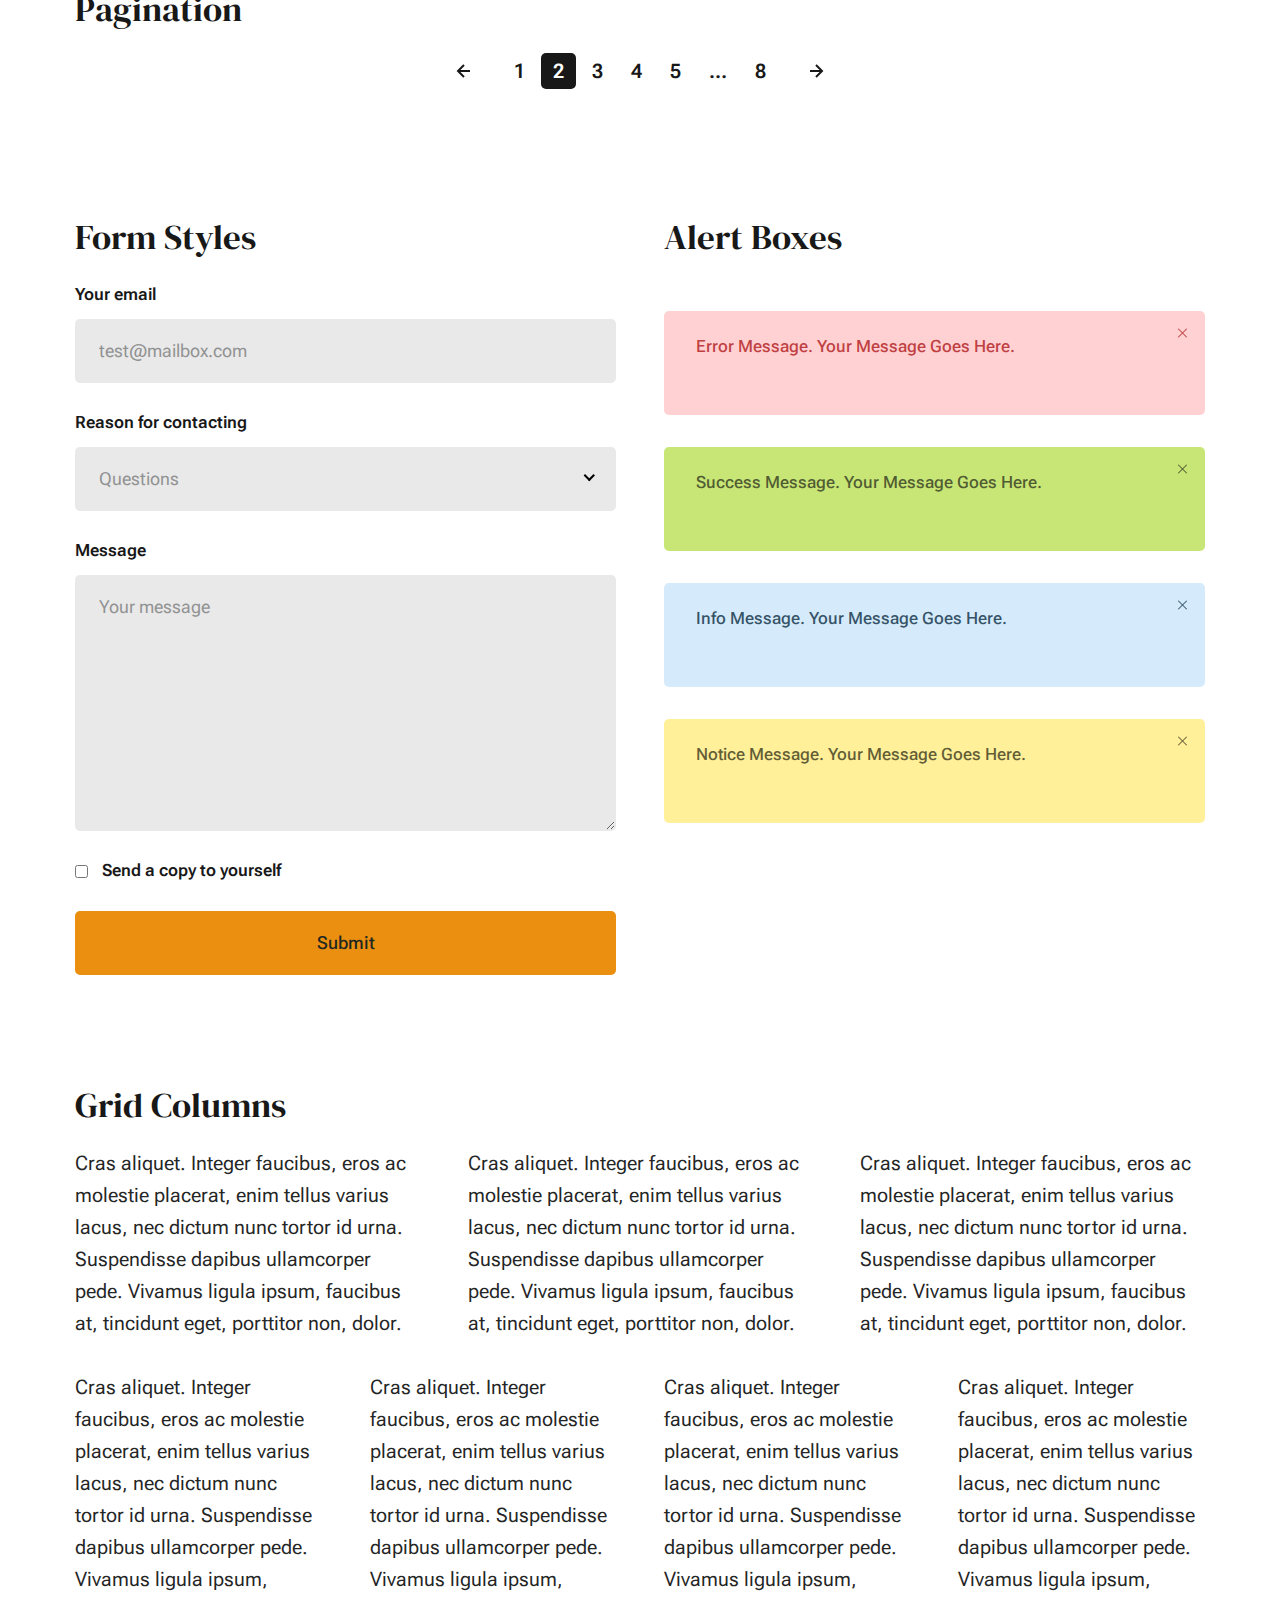
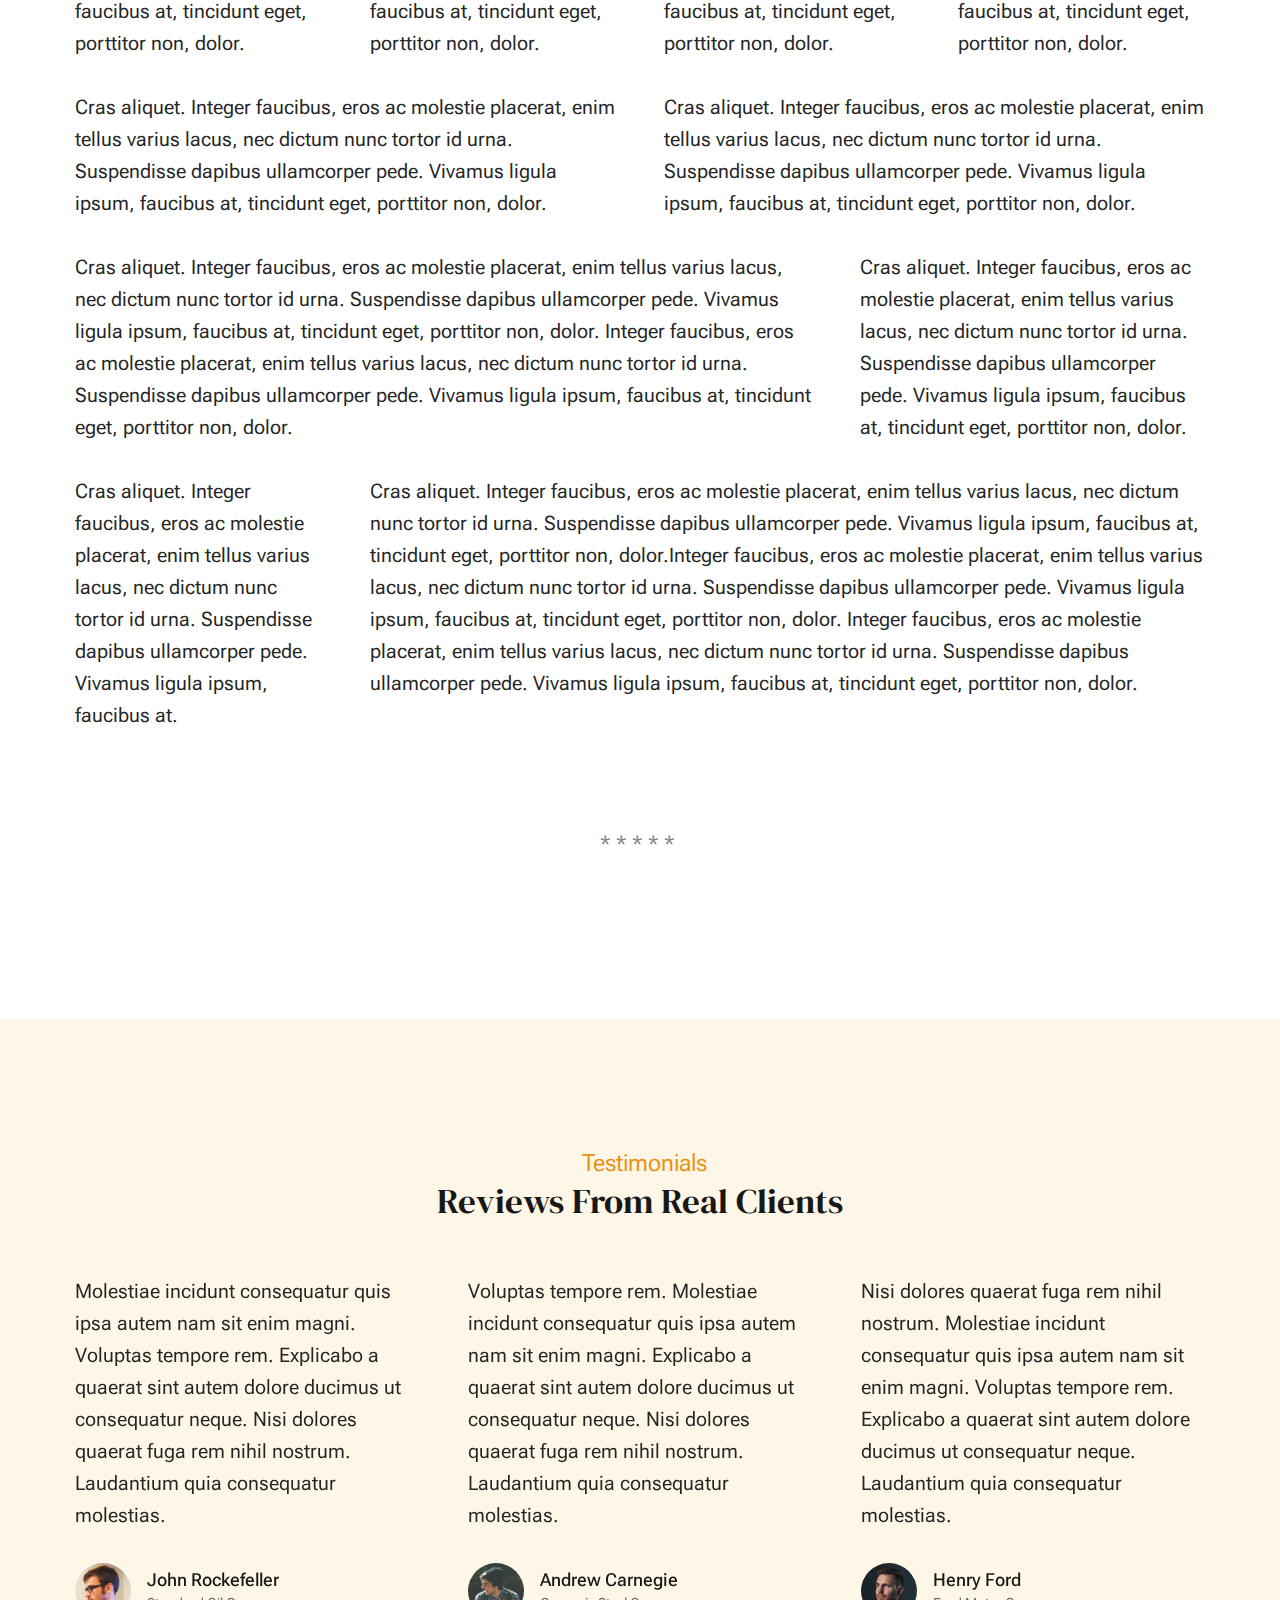
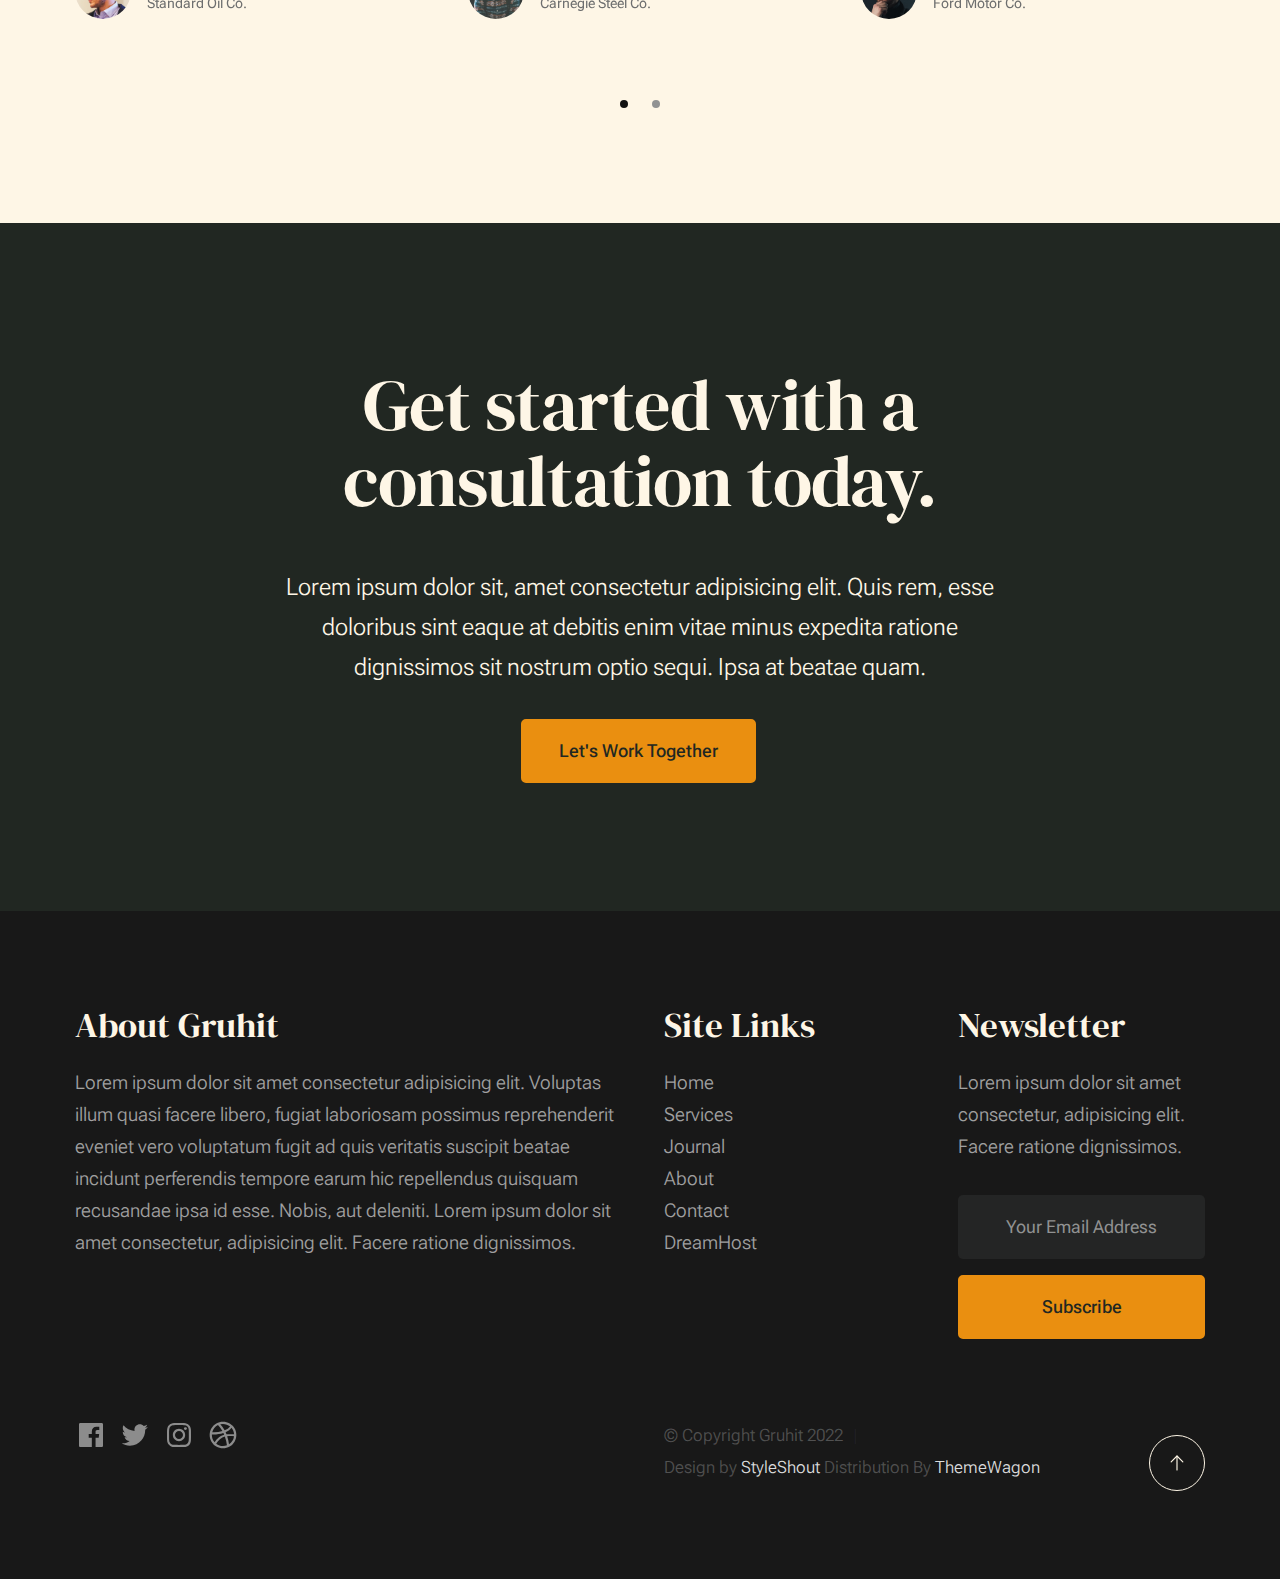
<file: styles.html>
<!DOCTYPE html>
<html lang="en" class="no-js" >
<head>

    <!--- basic page needs
    ================================================== -->
    <meta charset="utf-8">
    <meta name="viewport" content="width=device-width, initial-scale=1">
    <title>Styles - Gruhit</title>

    <script>
        document.documentElement.classList.remove('no-js');
        document.documentElement.classList.add('js');
    </script>

    <!-- CSS
    ================================================== -->
    <link rel="stylesheet" href="css/vendor.css">
    <link rel="stylesheet" href="css/styles.css">

    <!-- favicons
    ================================================== -->
    <link rel="apple-touch-icon" sizes="180x180" href="apple-touch-icon.png">
    <link rel="icon" type="image/png" sizes="32x32" href="favicon-32x32.png">
    <link rel="icon" type="image/png" sizes="16x16" href="favicon-16x16.png">
    <link rel="manifest" href="site.webmanifest">

</head>


<body id="top">


    <!-- preloader
    ================================================== -->
    <div id="preloader">
        <div id="loader" class="dots-fade">
            <div></div>
            <div></div>
            <div></div>
        </div>
    </div>


    <!-- page wrap
    ================================================== -->
    <div id="page" class="s-pagewrap">


        <!-- # site header 
        ================================================== -->
        <header class="s-header">

            <div class="row s-header__inner width-sixteen-col">

                <div class="s-header__block">
                    <div class="s-header__logo">
                        <a class="logo" href="index.html">
                            <img src="images/logo.svg" alt="Homepage">
                        </a>
                    </div>

                    <a class="s-header__menu-toggle" href="#0"><span>Menu</span></a>
                </div> <!-- end s-header__block -->

                <nav class="s-header__nav">
    
                    <ul class="s-header__menu-links">
                        <li><a href="about.html">About</a></li>
                        <li><a href="services.html">Services</a></li>
                        <li><a href="blog.html">Journal</a></li>
                        <li><a href="contact.html">Contact</a></li>
                    </ul> <!-- s-header__menu-links -->

                    <div class="s-header__contact">
                        <a href="contact.html" class="btn btn--primary s-header__contact-btn">Let's Work Together</a>                        
                    </div> <!-- s-header__contact -->
    
                </nav> <!-- end s-header__nav -->

            </div> <!-- end s-header__inner -->

        </header> <!-- end s-header -->


        <!-- # site main content
        ================================================== -->
        <section id="content" class="s-content">

               <section class="s-pageheader pageheader">
                    <div class="row">
                        <div class="column xl-12">
                            <h1 class="page-title">
                               Style Guide
                            </h1>                            
                        </div>
                    </div>
               </section> <!-- end pageheader --> 

               <section class="s-pagecontent pagecontent">

                    <div class="row row-x-center text-center">

                        <div class="column tab-12 xl-9">
            
                            <p class="lead">Lorem ipsum Officia elit ad tempor dolore est ex incididunt incididunt occaecat culpa deserunt 
                            sunt labore in cillum ullamco magna in Excepteur consequat in reprehenderit proident mollit incididunt officia commodo.
                            Duis ea officia sed dolor pariatur enim dolore dolore quis incididunt nulla exercitation commodo veniam et ea incididunt.
                            </p>
            
                            <hr>
                        </div>
            
                    </div> <!-- end row -->
            
                    <div class="row">
            
                        <div class="column mob-12 md-6 stack-on-900">
            
                            <h3>Paragraph and Image</h3>
            
                            <p><a href="#"><img width="120" height="120" class="u-pull-left" alt="sample-image" src="images/sample-image.jpg"></a>
                            Lorem ipsum dolor sit amet, consectetuer adipiscing elit. Donec libero. Suspendisse bibendum.Cras id urna. Morbi 
                            tincidunt, orci ac convallis aliquam, lectus turpis varius lorem, eu posuere nunc justo tempus leo. Donec mattis, 
                            purus nec placerat bibendum, dui pede condimentum odio, ac blandit ante orci ut diam. Cras fringilla magna. 
                            Phasellus suscipit, leo a pharetra condimentum, lorem tellus eleifend magna, eget fringilla velit magna id 
                            neque posuere nunc justo tempus leo. </p>
            
                            <p>
                            Lorem ipsum dolor sit amet, consectetuer adipiscing elit. Donec libero. Suspendisse bibendum. Cras id urna. 
                            Morbi tincidunt, orci ac convallis aliquam, lectus turpis varius lorem, eu posuere nunc justo tempus leo. 
                            Donec mattis, purus nec placerat bibendum, dui pede condimentumodio, ac blandit ante orci ut diam.	
                            </p>
            
                            <p>A <a href="#">link</a>,
                            <abbr title="this really isn't a very good description">abbrebation</abbr>,
                            <strong>strong text</strong>,
                            <em>em text</em>,
                            <del>deleted text</del>, and
                            <mark>this is a mark text.</mark>
                            <code>.code</code>
                            </p>
            
                        </div>
            
                        <div class="column mob-12 md-6">
            
                            <h3>Drop Caps</h3>
            
                            <p class="drop-cap">Far far away, behind the word mountains, far from the countries Vokalia and Consonantia,
                            there live the blind texts. Separated they live in Bookmarksgrove right at the coast of the
                            Semantics, a large language ocean. A small river named Duden flows by their place and supplies it with the 
                            necessary regelialia. Morbi tincidunt, orci ac convallis aliquam, lectus turpis varius lorem, 
                            euposuere nunc justo tempus leo. Donec mattis, purus nec placerat bibendum, dui pede condimentum odio, 
                            ac blandit ante orci ut diam. Cras fringilla magna. Phasellus suscipit, leo a pharetra condimentum, 
                            lorem tellus eleifend magna, eget fringilla velit magna id neque.
                            </p>
            
                            <h3>Small Print</h3>
            
                            <p><small>Lorem ipsum dolor sit amet, consectetuer adipiscing elit. Donec libero.</small></p>
                            
                    
            
                        </div>
            
                    </div> <!-- end row -->
            
                    <div class="row">
            
                        <div class="column xl-6 md-12">
            
                            <h3 class="u-add-bottom">Pull Quotes</h3>
            
                            <p>
                            Perspiciatis nemo unde et nobis modi consequatur officia amet. Ut enim 
                            tenetur provident maiores. Perspiciatis asperiores incidunt sequi 
                            quisquam. Enim aut. 
                            </p>
            
                            <figure class="pull-quote">
                                <blockquote>
                                    <p>
                                    When you look in the eyes of grace, when you meet grace, 
                                    when you embrace grace, when you see the nail prints in 
                                    grace’s hands and the fire in his eyes, when you feel his 
                                    relentless love for you - it will not motivate you to sin. 
                                    It will motivate you to righteousness.
                                    </p>
            
                                    <footer>
                                        <cite>Judah Smith</cite>
                                    </footer>
                                </blockquote>
                            </figure>
            
            
                        </div>
            
                        <div class="column xl-6 md-12">
            
                            <h3 class="h-add-bottom">Block Quotes</h3>
            
                            <blockquote cite="http://where-i-got-my-info-from.com">
                                <p>
                                For God so loved the world, that he gave his only Son, that whoever believes in 
                                him should not perish but have eternal life. For God did not send his Son into 
                                the world to condemn the world, but in order that the world might be 
                                saved through him.
                                </p>
            
                                <footer>
                                    <cite>
                                        <a href="#0">John 3:16-17 ESV</a>
                                    </cite>
                                </footer>
            
                            </blockquote>
            
                            <blockquote>
                                <p>There is a God-shaped vacuum in the heart of each man which cannot be satisfied 
                                by any created thing but only by God the Creator.</p>
            
                                <footer>
                                    <cite>Blaise Pascal</cite>
                                </footer>
            
                            </blockquote>
            
                        </div>
            
                    </div> <!-- end row -->
            
                    <div class="row u-add-half-bottom">
            
                        <div class="column xl-6 md-12">
            
                            <h3>Example Lists</h3>
            
                            <ol>
                                <li>Here is an example</li>
                                <li>of an ordered list.</li>
                                <li>A parent list item.
                                    <ul>
                                        <li>one</li>
                                        <li>two</li>
                                        <li>three</li>
                                    </ul>
                                    </li>
                                    <li>A list item.</li>
                                </ol>
            
                            <ul class="disc">
                                <li>Here is an example</li>
                                <li>of an unordered list.</li>
                            </ul>
            
                            <h3>Definition Lists</h3>
            
                            <h5>a) Multi-line Definitions (default) </h5>
            
                            <dl class="dictionary-style">
                                <dt><strong>This is a term</strong></dt>
                                    <dd>this is the definition of that term, which both live in a <code>dl</code>.</dd>
                                <dt><strong>Another Term</strong></dt>
                                    <dd>And it gets a definition too, which is this line</dd>
                                    <dd>This is a 2<sup>nd</sup> definition for a single term. A <code>dt</code> may be followed by multiple <code>dd</code>s.</dd>
                            </dl>
            
                            <h3 class="u-add-bottom">Skill Bars</h3>
            
                            <ul class="skill-bars">
                                <li>
                                <div class="progress percent90"><span>90%</span></div>
                                <strong>HTML</strong>
                                </li>
                                <li>
                                <div class="progress percent85"><span>85%</span></div>
                                <strong>CSS</strong>
                                </li>
                                <li>
                                <div class="progress percent70"><span>70%</span></div>
                                <strong>Javascript</strong>
                                </li>
                                <li>
                                <div class="progress percent95"><span>95%</span></div>
                                <strong>PHP</strong>
                                </li>
                                <li>
                                <div class="progress percent75"><span>75%</span></div>
                                <strong>Illustrator</strong>
                                </li>
                                <li>
                                <div class="progress percent90"><span>90%</span></div>
                                <strong>Figma</strong>
                                </li>
                            </ul>
            
                        </div>
            
                        <div class="column xl-6 md-12">
            
                            <h3 class="u-add-bottom">Buttons</h3>
            
                            <p>
                                <a class="btn btn--primary u-fullwidth" href="#0">Primary Button</a>
                                <a class="btn u-fullwidth" href="#0">Default Button</a>
                                <a class="btn btn--stroke u-fullwidth" href="#0">Stroke Button</a>
                            </p>
            
                            <h3>Stats Tabs</h3>
            
                            <ul class="stats-tabs">
                                <li><a href="#0">1,234 <em>Peter</em></a></li>
                                <li><a href="#0">567 <em>James</em></a></li>
                                <li><a href="#0">23,456 <em>John</em></a></li>
                                <li><a href="#0">3,456 <em>Andrew</em></a></li>
                                <li><a href="#0">456 <em>Philip</em></a></li>
                                <li><a href="#0">26 <em>Matthew</em></a></li>
                            </ul>
            
                            <h3 class="u-add-bottom">Code</h3>
            
<pre><code class="language-css">
    code {
    font-size: 1.4rem;
    margin: 0 .2rem;
    padding: .2rem .6rem;
    white-space: nowrap;
    background: #F1F1F1;
    border: 1px solid #E1E1E1;	
    border-radius: 3px;
    }
</code></pre>
            
                        </div>
            
                    </div> <!-- end row -->
            
                    <div class="row u-add-half-bottom">
            
                        <div class="column xl-6 md-12">
                                
                            <h1>H1 Heading Doloremque dolor voluptas est sequi omnis.</h1>
                            <p>Doloremque dolor voluptas est sequi omnis. Pariatur ut aut. Sed enim tempora qui veniam qui cum vel. 
                            Voluptas odit at vitae minima. In assumenda ut. Voluptatem totam impedit accusantium reiciendis excepturi aut qui accusamus praesentium.</p>
            
                            <h2>H2 Heading Doloremque dolor voluptas est sequi omnis.</h2>
                            <p>Doloremque dolor voluptas est sequi omnis. Pariatur ut aut. Sed enim tempora qui veniam qui cum vel. 
                            Voluptas odit at vitae minima. In assumenda ut. Voluptatem totam impedit accusantium reiciendis excepturi aut qui accusamus praesentium.</p>
            
                            <h3>H3 Heading Doloremque dolor voluptas est sequi omnis.</h3>
                            <p>Doloremque dolor voluptas est sequi omnis. Pariatur ut aut. Sed enim tempora qui veniam qui cum vel. 
                            Voluptas odit at vitae minima. In assumenda ut. Voluptatem totam impedit accusantium reiciendis excepturi aut qui accusamus praesentium.</p>
            
                            
                        </div>
            
                        <div class="column xl-6 md-12">
                            <h4>H4 Heading Doloremque dolor voluptas est sequi omnis.</h4>
                            <p>Doloremque dolor voluptas est sequi omnis. Pariatur ut aut. Sed enim tempora qui veniam qui cum vel. 
                            Voluptas odit at vitae minima. In assumenda ut. Voluptatem totam impedit accusantium reiciendis excepturi aut qui accusamus praesentium.</p>
            
                            <h5>H5 Heading Doloremque dolor voluptas est sequi omnis.</h5>
                            <p>Doloremque dolor voluptas est sequi omnis. Pariatur ut aut. Sed enim tempora qui veniam qui cum vel. 
                            Voluptas odit at vitae minima. In assumenda ut. Voluptatem totam impedit accusantium reiciendis excepturi aut qui accusamus praesentium.</p>
            
                            <h6>H6 Heading Doloremque dolor voluptas est sequi omnis.</h6>
                            <p>Doloremque dolor voluptas est sequi omnis. Pariatur ut aut. Sed enim tempora qui veniam qui cum vel. 
                            Voluptas odit at vitae minima. In assumenda ut. Voluptatem totam impedit accusantium reiciendis excepturi aut qui accusamus praesentium.</p>
                
                            
                        </div>
            
                    </div> <!-- end row -->
            
                    <div class="row u-add-half-bottom">
            
                        <div class="column xl-6 md-12">
            
                            <h3 class="u-add-bottom">Responsive Image</h3>
            
                            <figure>
                                <img src="images/wheel-500.jpg" 
                                srcset="images/wheel-1000.jpg 1000w, 
                                images/wheel-500.jpg 500w" 
                                sizes="(max-width: 1000px) 100vw, 1000px" alt="">
            
                                <figcaption>
                                    Here is some random picture.
                                </figcaption>
                            </figure>
            
                        </div>
            
                        <div class="column xl-6 md-12">
            
                            <h3 class="u-add-bottom">Responsive video</h3>
            
                            <div class="video-container">
                            <iframe src="https://player.vimeo.com/video/14592941?color=00a650&title=0&byline=0&portrait=0" width="500" height="281" frameborder="0" webkitallowfullscreen mozallowfullscreen allowfullscreen></iframe> 
                            </div>
            
                        </div>
                        
                    </div> <!-- end row -->
            
                    <div class="row u-add-bottom">
            
                        <div class="column xl-12">
            
                            <h3>Tables</h3>
                            <p>Be sure to use properly formed table markup with <code>&lt;thead&gt;</code> and <code>&lt;tbody&gt;</code> when building a <code>table</code>.</p>
            
                            <div class="table-responsive">
            
                                <table>
                                        <thead>
                                        <tr>
                                            <th>Name</th>
                                            <th>Age</th>
                                            <th>Sex</th>
                                            <th>Location</th>
                                        </tr>
                                        </thead>
                                        <tbody>
                                        <tr>
                                            <td>William J. Seymour</td>
                                            <td>34</td>
                                            <td>Male</td>
                                            <td>Azusa Street</td>
                                        </tr>
                                        <tr>
                                            <td>Jennie Evans Moore</td>
                                            <td>30</td>
                                            <td>Female</td>
                                            <td>Azusa Street</td>
                                        </tr>
                                        </tbody>
                                </table>
            
                            </div>
            
                        </div>
                        
                    </div> <!-- end row -->
            
                    <div class="row">
            
                        <div class="column xl-12">
                            <h3>Pagination</h3>
            
                            <nav class="pgn">
                                <ul>
                                    <li>
                                        <a class="pgn__prev" href="#0">
                                            <svg xmlns="http://www.w3.org/2000/svg" width="24" height="24" viewBox="0 0 24 24"><path d="M12.707 17.293L8.414 13H18v-2H8.414l4.293-4.293-1.414-1.414L4.586 12l6.707 6.707z"/></svg>
                                        </a>
                                    </li>
                                    <li><a class="pgn__num" href="#0">1</a></li>
                                    <li><span class="pgn__num current">2</span></li>
                                    <li><a class="pgn__num" href="#0">3</a></li>
                                    <li><a class="pgn__num" href="#0">4</a></li>
                                    <li><a class="pgn__num" href="#0">5</a></li>
                                    <li><span class="pgn__num dots">…</span></li>
                                    <li><a class="pgn__num" href="#0">8</a></li>
                                    <li>
                                        <a class="pgn__next" href="#0">
                                            <svg xmlns="http://www.w3.org/2000/svg" width="24" height="24" viewBox="0 0 24 24"><path d="M11.293 17.293l1.414 1.414L19.414 12l-6.707-6.707-1.414 1.414L15.586 11H6v2h9.586z"/></svg>
                                        </a>
                                    </li>
                                </ul>
                            </nav>
                        </div>
            
                    </div> <!-- end row -->
            
                    <div class="row">
            
                        <div class="column xl-6 md-12">
            
                            <h3 class="u-add-bottom">Form Styles</h3>
            
                            <form>
                                <div>
                                    <label for="sampleInput">Your email</label>
                                    <input class="u-fullwidth" type="email" placeholder="test@mailbox.com" id="sampleInput">
                                </div>
                                <div>
                                    <label for="sampleRecipientInput">Reason for contacting</label>
                                    <div class="ss-custom-select">
                                        <select class="u-fullwidth" id="sampleRecipientInput">
                                            <option value="Option 1">Questions</option>
                                            <option value="Option 2">Report</option>
                                            <option value="Option 3">Others</option>
                                        </select>
                                    </div>
                                </div>
                                
                                <label for="exampleMessage">Message</label>
                                <textarea class="u-fullwidth" placeholder="Your message" id="exampleMessage"></textarea>
            
                                <label class="u-add-bottom">
                                    <input type="checkbox">
                                    <span class="label-text">Send a copy to yourself</span>
                                </label>
                            
                                <input class="btn--primary u-fullwidth" type="submit" value="Submit">
                            </form>
            
                        </div>
            
                        <div class="column xl-6 md-12">
            
                            <h3>Alert Boxes</h3>
            
                            <br>
                            
                            <div class="alert-box alert-box--error">
                                <p>Error Message. Your Message Goes Here.</p>
                                <span class="alert-box__close"></span>
                            </div><!-- end error -->
                                    
                            <div class="alert-box alert-box--success">
                                <p>Success Message. Your Message Goes Here.</p>
                                <span class="alert-box__close"></span>
                            </div><!-- end success -->
                                    
                            <div class="alert-box alert-box--info">
                                <p>Info Message. Your Message Goes Here.</p>
                                <span class="alert-box__close"></span>
                            </div><!-- end info -->
                                    
                            <div class="alert-box alert-box--notice">
                                <p>Notice Message. Your Message Goes Here.</p>
                                <span class="alert-box__close"></span>
                            </div><!-- end notice -->
                        
                        </div>
            
                    </div> <!-- end row -->
            
                    <div class="row">
            
                        <div class="xl-12 column">
                        <h3 class="half-bottom">Grid Columns</h3>
                        </div>
            
                    </div> <!-- Row End-->
            
                    <!--<h4>1/3 Columns</h4>  -->
            
                    <div class="row">
            
                        <div class="xl-4 md-12 column">
                            <p>
                            Cras aliquet. Integer faucibus, eros ac molestie placerat, enim tellus varius lacus,
                            nec dictum nunc tortor id urna. Suspendisse dapibus ullamcorper pede. Vivamus ligula ipsum,
                            faucibus at, tincidunt eget, porttitor non, dolor. 
                            </p>
                        </div>
            
                        <div class="xl-4 md-12 column">
                            <p>
                            Cras aliquet. Integer faucibus, eros ac molestie placerat, enim tellus varius lacus,
                            nec dictum nunc tortor id urna. Suspendisse dapibus ullamcorper pede. Vivamus ligula ipsum,
                            faucibus at, tincidunt eget, porttitor non, dolor. 
                            </p>
                        </div>
            
                        <div class="xl-4 md-12 column">
                            <p>
                            Cras aliquet. Integer faucibus, eros ac molestie placerat, enim tellus varius lacus,
                            nec dictum nunc tortor id urna. Suspendisse dapibus ullamcorper pede. Vivamus ligula ipsum,
                            faucibus at, tincidunt eget, porttitor non, dolor. 
                            </p>
                        </div>
            
                    </div>
            
                    <!--<h4>1/4 Columns</h4>  -->
            
                    <div class="row">
            
                        <div class="xl-3 md-6 tab-12 column">
                            <p>
                            Cras aliquet. Integer faucibus, eros ac molestie placerat, enim tellus varius lacus,
                            nec dictum nunc tortor id urna. Suspendisse dapibus ullamcorper pede. Vivamus ligula ipsum,
                            faucibus at, tincidunt eget, porttitor non, dolor. 
                            </p>
                        </div>
            
                        <div class="xl-3 md-6 tab-12 column">
                            <p>
                            Cras aliquet. Integer faucibus, eros ac molestie placerat, enim tellus varius lacus,
                            nec dictum nunc tortor id urna. Suspendisse dapibus ullamcorper pede. Vivamus ligula ipsum,
                            faucibus at, tincidunt eget, porttitor non, dolor. 
                            </p>
                        </div>
            
                        <div class="xl-3 md-6 tab-12 column">
                            <p>
                            Cras aliquet. Integer faucibus, eros ac molestie placerat, enim tellus varius lacus,
                            nec dictum nunc tortor id urna. Suspendisse dapibus ullamcorper pede. Vivamus ligula ipsum,
                            faucibus at, tincidunt eget, porttitor non, dolor. 
                            </p>
                        </div>
            
                        <div class="xl-3 md-6 tab-12 column">
                            <p>
                            Cras aliquet. Integer faucibus, eros ac molestie placerat, enim tellus varius lacus,
                            nec dictum nunc tortor id urna. Suspendisse dapibus ullamcorper pede. Vivamus ligula ipsum,
                            faucibus at, tincidunt eget, porttitor non, dolor. 
                            </p>
                        </div>
            
                    </div>
            
                    <!--<h4>1/2 Columns</h4>  -->
            
                    <div class="row">
            
                        <div class="xl-6 tab-12 column">
                            <p>
                            Cras aliquet. Integer faucibus, eros ac molestie placerat, enim tellus varius lacus,
                            nec dictum nunc tortor id urna. Suspendisse dapibus ullamcorper pede. Vivamus ligula ipsum,
                            faucibus at, tincidunt eget, porttitor non, dolor. 
                            </p>
                        </div>
            
                        <div class="xl-6 tab-12 column">
                            <p>
                            Cras aliquet. Integer faucibus, eros ac molestie placerat, enim tellus varius lacus,
                            nec dictum nunc tortor id urna. Suspendisse dapibus ullamcorper pede. Vivamus ligula ipsum,
                            faucibus at, tincidunt eget, porttitor non, dolor. 
                            </p>
                        </div>
            
                    </div>
            
                    <!--<h4>2/3 Columns</h4>  -->
            
                    <div class="row">
            
                        <div class="xl-8 md-7 tab-12 column">
                            <p>
                            Cras aliquet. Integer faucibus, eros ac molestie placerat, enim tellus varius lacus,
                            nec dictum nunc tortor id urna. Suspendisse dapibus ullamcorper pede. Vivamus ligula ipsum,
                            faucibus at, tincidunt eget, porttitor non, dolor. Integer faucibus, eros ac molestie placerat, enim tellus varius lacus,
                            nec dictum nunc tortor id urna. Suspendisse dapibus ullamcorper pede. Vivamus ligula ipsum,
                            faucibus at, tincidunt eget, porttitor non, dolor.
                            </p>
                        </div>
            
                        <div class="xl-4 md-5 tab-12 column">
                            <p>
                            Cras aliquet. Integer faucibus, eros ac molestie placerat, enim tellus varius lacus,
                            nec dictum nunc tortor id urna. Suspendisse dapibus ullamcorper pede. Vivamus ligula ipsum,
                            faucibus at, tincidunt eget, porttitor non, dolor. 
                            </p>
                        </div>
            
                    </div>
            
                    <!--<h4>3/4 Columns</h4>  -->
            
                    <div class="row">
            
                        <div class="xl-3 md-5 tab-12 column">
                            <p>
                            Cras aliquet. Integer faucibus, eros ac molestie placerat, enim tellus varius lacus,
                            nec dictum nunc tortor id urna. Suspendisse dapibus ullamcorper pede. Vivamus ligula ipsum,
                            faucibus at. 
                            </p>
                        </div>
            
                        <div class="xl-9 md-7 tab-12 column">
                            <p>
                            Cras aliquet. Integer faucibus, eros ac molestie placerat, enim tellus varius lacus,
                            nec dictum nunc tortor id urna. Suspendisse dapibus ullamcorper pede. Vivamus ligula ipsum,
                            faucibus at, tincidunt eget, porttitor non, dolor.Integer faucibus, eros ac molestie placerat, enim tellus varius lacus,
                            nec dictum nunc tortor id urna. Suspendisse dapibus ullamcorper pede. Vivamus ligula ipsum,
                            faucibus at, tincidunt eget, porttitor non, dolor. Integer faucibus, eros ac molestie placerat, enim tellus varius lacus,
                            nec dictum nunc tortor id urna. Suspendisse dapibus ullamcorper pede. Vivamus ligula ipsum,
                            faucibus at, tincidunt eget, porttitor non, dolor.
                            </p>
                        </div>
            
                    </div> 
            
                    <hr class="fancy">

               </section> <!-- pagecontent -->

               <section class="s-testimonials">

                    <div class="s-testimonials__header row row-x-center text-center">
                        <div class="column xl-8 lg-12">
        
                            <p class="text-pretitle">
                            Testimonials
                            </p>
                            <h3>
                            Reviews From Real Clients
                            </h3>                        
        
                        </div>
                    </div> <!--end s-testimonials__header -->

                    <div class="row s-testimonials__content">
                        <div class="column xl-12 testimonials">

                            <div class="swiper-container testimonials__slider page-slider">

                                <div class="swiper-wrapper">
                                    <div class="testimonials__slide swiper-slide">
                                        <p>
                                        Molestiae incidunt consequatur quis ipsa autem nam sit enim magni. Voluptas tempore rem. 
                                        Explicabo a quaerat sint autem dolore ducimus ut consequatur neque. Nisi dolores quaerat fuga rem nihil nostrum.
                                        Laudantium quia consequatur molestias.
                                        </p>
                                        <div class="testimonials__author">
                                            <img src="images/avatars/user-01.jpg" alt="Author image" class="testimonials__avatar">
                                            <cite class="testimonials__cite">
                                                <strong>John Rockefeller</strong>
                                                <span>Standard Oil Co.</span>
                                            </cite>
                                        </div>
                                    </div>
                                    <div class="testimonials__slide swiper-slide">
                                        <p>
                                        Voluptas tempore rem. Molestiae incidunt consequatur quis ipsa autem nam sit enim magni. 
                                        Explicabo a quaerat sint autem dolore ducimus ut consequatur neque. Nisi dolores quaerat fuga rem nihil nostrum.
                                        Laudantium quia consequatur molestias.
                                        </p>
                                        <div class="testimonials__author">
                                            <img src="images/avatars/user-04.jpg" alt="Author image" class="testimonials__avatar">
                                            <cite class="testimonials__cite">
                                                <strong>Andrew Carnegie</strong>
                                                <span>Carnegie Steel Co.</span>
                                            </cite>
                                        </div>
                                    </div>
                                    <div class="testimonials__slide swiper-slide">
                                        <p>
                                        Nisi dolores quaerat fuga rem nihil nostrum. Molestiae incidunt consequatur quis ipsa autem nam sit enim magni. 
                                        Voluptas tempore rem. Explicabo a quaerat sint autem dolore ducimus ut consequatur neque. 
                                        Laudantium quia consequatur molestias.
                                        </p>
                                        <div class="testimonials__author">
                                            <img src="images/avatars/user-06.jpg" alt="Author image" class="testimonials__avatar">
                                            <cite class="testimonials__cite">
                                                <strong>Henry Ford</strong>
                                                <span>Ford Motor Co.</span>
                                            </cite>
                                        </div>
                                    </div>
                                    <div class="testimonials__slide swiper-slide">
                                        <p>
                                        Molestiae incidunt consequatur quis ipsa autem nam sit enim magni. Voluptas tempore rem. 
                                        Explicabo a quaerat sint autem dolore ducimus ut consequatur neque. Nisi dolores quaerat fuga rem nihil nostrum.
                                        Laudantium quia consequatur molestias.
                                        </p>
                                        <div class="testimonials__author">
                                            <img src="images/avatars/user-02.jpg" alt="Author image" class="testimonials__avatar">
                                            <cite class="testimonials__cite">
                                                <strong>John Morgan</strong>
                                                <span>JP Morgan & Co.</span>
                                            </cite>
                                        </div>
                                    </div> 
                                </div> <!-- end swiper-wrapper --> 

                                <div class="swiper-pagination"></div>

                            </div> <!--end testimonials__slider --> 

                        </div> <!-- testimonials -->
                    </div> <!--end s-testimonials__content -->

               </section> <!-- end s-testimonials -->

        </section> <!-- s-content-->

        <!-- # cta
        ================================================== -->
        <section id="cta" class="s-cta">

            <div class="row row-x-center text-center">
                <div class="column xl-8 lg-12">

                    <div class="s-cta__content">
                        <h2 class="text-display-title">
                        Get started with a consultation today.
                        </h2>
                        <p class="lead">
                        Lorem ipsum dolor sit, amet consectetur adipisicing elit. Quis rem, esse doloribus sint eaque at debitis enim vitae minus expedita ratione dignissimos sit nostrum optio sequi. Ipsa at beatae quam.
                        </p>
                        <a href="contact.html" class="btn btn--primary">Let's Work Together</a>
                    </div>

                </div>
            </div>

        </section> <!-- end s-cta -->


        <!-- # footer 
        ================================================== -->
        <footer class="s-footer">
            <div class="row s-footer__content">
                <div class="column xl-6 lg-6 md-12 s-footer__block s-footer__about">                    
                    <h3>About Gruhit</h3>
                    <p>
                    Lorem ipsum dolor sit amet consectetur adipisicing elit. Voluptas illum quasi facere libero, 
                    fugiat laboriosam possimus reprehenderit eveniet vero voluptatum fugit ad quis veritatis suscipit beatae 
                    incidunt perferendis tempore earum hic repellendus quisquam recusandae ipsa id esse. Nobis, aut deleniti.
                    Lorem ipsum dolor sit amet consectetur, adipisicing elit. Facere ratione dignissimos.
                    </p>               
                </div>                
                <div class="column xl-3 lg-6 md-12 s-footer__block s-footer__site-links">
                    <h3>Site Links</h3>
                    <ul class="link-list">
                        <li><a href="index.html">Home</a></li>
                        <li><a href="services.html">Services</a></li>
                        <li><a href="blog.html">Journal</a></li>
                        <li><a href="about.html">About</a></li>
                        <li><a href="contact.html">Contact</a></li>
                        <li><a href="https://www.dreamhost.com/r.cgi?287326">DreamHost</a></li>
                    </ul>
                </div>
                <div class="column xl-3 lg-6 md-12 tab-12 s-footer__block s-footer__newsletter">
                    <h3>Newsletter</h3>

                    <p>
                    Lorem ipsum dolor sit amet consectetur, adipisicing elit. Facere ratione dignissimos.
                    </p>

                    <div class="subscribe-form">
                        <form id="mc-form" class="mc-form">
                            <input type="email" name="EMAIL" id="mce-EMAIL" class="u-fullwidth text-center" placeholder="Your Email Address" title="The domain portion of the email address is invalid (the portion after the @)." pattern="^([^\x00-\x20\x22\x28\x29\x2c\x2e\x3a-\x3c\x3e\x40\x5b-\x5d\x7f-\xff]+|\x22([^\x0d\x22\x5c\x80-\xff]|\x5c[\x00-\x7f])*\x22)(\x2e([^\x00-\x20\x22\x28\x29\x2c\x2e\x3a-\x3c\x3e\x40\x5b-\x5d\x7f-\xff]+|\x22([^\x0d\x22\x5c\x80-\xff]|\x5c[\x00-\x7f])*\x22))*\x40([^\x00-\x20\x22\x28\x29\x2c\x2e\x3a-\x3c\x3e\x40\x5b-\x5d\x7f-\xff]+|\x5b([^\x0d\x5b-\x5d\x80-\xff]|\x5c[\x00-\x7f])*\x5d)(\x2e([^\x00-\x20\x22\x28\x29\x2c\x2e\x3a-\x3c\x3e\x40\x5b-\x5d\x7f-\xff]+|\x5b([^\x0d\x5b-\x5d\x80-\xff]|\x5c[\x00-\x7f])*\x5d))*(\.\w{2,})+$" required>
                            <input type="submit" name="subscribe" value="Subscribe" class="btn btn--primary btn--small u-fullwidth">
                            <!-- <div style="position: absolute; left: -5000px;" aria-hidden="true"><input type="text" name="b_cdb7b577e41181934ed6a6a44_9a91cfe7b3" tabindex="-1" value=""></div> -->
                            <div class="mc-status"></div>
                        </form>
                    </div>
                </div>
            </div>    
            
            <div class="row s-footer__bottom">
                <div class="column xl-6 lg-12">
                    <ul class="s-footer__social social-list">
                        <li>
                            <a href="#0">
                                <svg xmlns="http://www.w3.org/2000/svg" width="24" height="24" viewBox="0 0 24 24" style="fill:rgba(0, 0, 0, 1);transform:;-ms-filter:"><path d="M20,3H4C3.447,3,3,3.448,3,4v16c0,0.552,0.447,1,1,1h8.615v-6.96h-2.338v-2.725h2.338v-2c0-2.325,1.42-3.592,3.5-3.592 c0.699-0.002,1.399,0.034,2.095,0.107v2.42h-1.435c-1.128,0-1.348,0.538-1.348,1.325v1.735h2.697l-0.35,2.725h-2.348V21H20 c0.553,0,1-0.448,1-1V4C21,3.448,20.553,3,20,3z"></path></svg>
                                <span class="u-screen-reader-text">Facebook</span>
                            </a>
                        </li>
                        <li>
                            <a href="#0">
                                <svg xmlns="http://www.w3.org/2000/svg" width="24" height="24" viewBox="0 0 24 24" style="fill:rgba(0, 0, 0, 1);transform:;-ms-filter:"><path d="M19.633,7.997c0.013,0.175,0.013,0.349,0.013,0.523c0,5.325-4.053,11.461-11.46,11.461c-2.282,0-4.402-0.661-6.186-1.809 c0.324,0.037,0.636,0.05,0.973,0.05c1.883,0,3.616-0.636,5.001-1.721c-1.771-0.037-3.255-1.197-3.767-2.793 c0.249,0.037,0.499,0.062,0.761,0.062c0.361,0,0.724-0.05,1.061-0.137c-1.847-0.374-3.23-1.995-3.23-3.953v-0.05 c0.537,0.299,1.16,0.486,1.82,0.511C3.534,9.419,2.823,8.184,2.823,6.787c0-0.748,0.199-1.434,0.548-2.032 c1.983,2.443,4.964,4.04,8.306,4.215c-0.062-0.3-0.1-0.611-0.1-0.923c0-2.22,1.796-4.028,4.028-4.028 c1.16,0,2.207,0.486,2.943,1.272c0.91-0.175,1.782-0.512,2.556-0.973c-0.299,0.935-0.936,1.721-1.771,2.22 c0.811-0.088,1.597-0.312,2.319-0.624C21.104,6.712,20.419,7.423,19.633,7.997z"></path></svg>
                                <span class="u-screen-reader-text">Twitter</span>
                            </a>
                        </li>
                        <li>
                            <a href="#0">
                                <svg xmlns="http://www.w3.org/2000/svg" width="24" height="24" viewBox="0 0 24 24" style="fill:rgba(0, 0, 0, 1);transform:;-ms-filter:"><path d="M11.999,7.377c-2.554,0-4.623,2.07-4.623,4.623c0,2.554,2.069,4.624,4.623,4.624c2.552,0,4.623-2.07,4.623-4.624 C16.622,9.447,14.551,7.377,11.999,7.377L11.999,7.377z M11.999,15.004c-1.659,0-3.004-1.345-3.004-3.003 c0-1.659,1.345-3.003,3.004-3.003s3.002,1.344,3.002,3.003C15.001,13.659,13.658,15.004,11.999,15.004L11.999,15.004z"></path><circle cx="16.806" cy="7.207" r="1.078"></circle><path d="M20.533,6.111c-0.469-1.209-1.424-2.165-2.633-2.632c-0.699-0.263-1.438-0.404-2.186-0.42 c-0.963-0.042-1.268-0.054-3.71-0.054s-2.755,0-3.71,0.054C7.548,3.074,6.809,3.215,6.11,3.479C4.9,3.946,3.945,4.902,3.477,6.111 c-0.263,0.7-0.404,1.438-0.419,2.186c-0.043,0.962-0.056,1.267-0.056,3.71c0,2.442,0,2.753,0.056,3.71 c0.015,0.748,0.156,1.486,0.419,2.187c0.469,1.208,1.424,2.164,2.634,2.632c0.696,0.272,1.435,0.426,2.185,0.45 c0.963,0.042,1.268,0.055,3.71,0.055s2.755,0,3.71-0.055c0.747-0.015,1.486-0.157,2.186-0.419c1.209-0.469,2.164-1.424,2.633-2.633 c0.263-0.7,0.404-1.438,0.419-2.186c0.043-0.962,0.056-1.267,0.056-3.71s0-2.753-0.056-3.71C20.941,7.57,20.801,6.819,20.533,6.111z M19.315,15.643c-0.007,0.576-0.111,1.147-0.311,1.688c-0.305,0.787-0.926,1.409-1.712,1.711c-0.535,0.199-1.099,0.303-1.67,0.311 c-0.95,0.044-1.218,0.055-3.654,0.055c-2.438,0-2.687,0-3.655-0.055c-0.569-0.007-1.135-0.112-1.669-0.311 c-0.789-0.301-1.414-0.923-1.719-1.711c-0.196-0.534-0.302-1.099-0.311-1.669c-0.043-0.95-0.053-1.218-0.053-3.654 c0-2.437,0-2.686,0.053-3.655c0.007-0.576,0.111-1.146,0.311-1.687c0.305-0.789,0.93-1.41,1.719-1.712 c0.534-0.198,1.1-0.303,1.669-0.311c0.951-0.043,1.218-0.055,3.655-0.055c2.437,0,2.687,0,3.654,0.055 c0.571,0.007,1.135,0.112,1.67,0.311c0.786,0.303,1.407,0.925,1.712,1.712c0.196,0.534,0.302,1.099,0.311,1.669 c0.043,0.951,0.054,1.218,0.054,3.655c0,2.436,0,2.698-0.043,3.654H19.315z"></path></svg>
                                <span class="u-screen-reader-text">Instagram</span>
                            </a>
                        </li>
                        <li>
                            <a href="#0">
                                <svg xmlns="http://www.w3.org/2000/svg" width="24" height="24" viewBox="0 0 24 24" style="fill: rgba(0, 0, 0, 1);transform: ;msFilter:;"><path d="M20.66 6.98a9.932 9.932 0 0 0-3.641-3.64C15.486 2.447 13.813 2 12 2s-3.486.447-5.02 1.34c-1.533.893-2.747 2.107-3.64 3.64S2 10.187 2 12s.446 3.487 1.34 5.02a9.924 9.924 0 0 0 3.641 3.64C8.514 21.553 10.187 22 12 22s3.486-.447 5.02-1.34a9.932 9.932 0 0 0 3.641-3.64C21.554 15.487 22 13.813 22 12s-.446-3.487-1.34-5.02zM12 3.66c2 0 3.772.64 5.32 1.919-.92 1.174-2.286 2.14-4.1 2.9-1.002-1.813-2.088-3.327-3.261-4.54A7.715 7.715 0 0 1 12 3.66zM5.51 6.8a8.116 8.116 0 0 1 2.711-2.22c1.212 1.201 2.325 2.7 3.34 4.5-2 .6-4.114.9-6.341.9-.573 0-1.006-.013-1.3-.04A8.549 8.549 0 0 1 5.51 6.8zM3.66 12c0-.054.003-.12.01-.2.007-.08.01-.146.01-.2.254.014.641.02 1.161.02 2.666 0 5.146-.367 7.439-1.1.187.373.381.793.58 1.26-1.32.293-2.674 1.006-4.061 2.14S6.4 16.247 5.76 17.5c-1.4-1.587-2.1-3.42-2.1-5.5zM12 20.34c-1.894 0-3.594-.587-5.101-1.759.601-1.187 1.524-2.322 2.771-3.401 1.246-1.08 2.483-1.753 3.71-2.02a29.441 29.441 0 0 1 1.56 6.62 8.166 8.166 0 0 1-2.94.56zm7.08-3.96a8.351 8.351 0 0 1-2.58 2.621c-.24-2.08-.7-4.107-1.379-6.081.932-.066 1.765-.1 2.5-.1.799 0 1.686.034 2.659.1a8.098 8.098 0 0 1-1.2 3.46zm-1.24-5c-1.16 0-2.233.047-3.22.14a27.053 27.053 0 0 0-.68-1.62c2.066-.906 3.532-2.006 4.399-3.3 1.2 1.414 1.854 3.027 1.96 4.84-.812-.04-1.632-.06-2.459-.06z"></path></svg>
                                <span class="u-screen-reader-text">Dribbble</span>
                            </a>
                        </li>
                    </ul> <!-- end s-footer__social -->
                </div>
                <div class="column xl-6 lg-12">
                    <p class="ss-copyright">
                        <span>© Copyright Gruhit 2022</span> 
                        <span>Design by <a href="https://www.styleshout.com/">StyleShout</a> Distribution By <a href="https://themewagon.com">ThemeWagon</a></span>
                    </p>
                </div>

                <div class="ss-go-top">
                    <a class="smoothscroll" title="Back to Top" href="#top">
                        <svg xmlns="http://www.w3.org/2000/svg" viewBox="0 0 24 24" width="36" height="36" fill="none" stroke="#ffffff" stroke-width="1" stroke-linecap="round" stroke-linejoin="round">&lt;!--!  Atomicons Free 1.00 by @atisalab License - https://atomicons.com/license/ (Icons: CC BY 4.0) Copyright 2021 Atomicons --&gt;<polyline points="17 11 12 6 7 11"></polyline><line x1="12" y1="18" x2="12" y2="6"></line></svg>
                    </a>
                </div> <!-- end ss-go-top -->
            </div>
            
        </footer> <!-- end s-footer -->

    </div> <!-- end page-wrap -->

    <!-- Java Script
    ================================================== -->
    <script src="js/plugins.js"></script>
    <script src="js/main.js"></script>

</body>
</html>
</file>
<file: css/vendor.css>
/* ===================================================================
 * Gruhit Third-party Stylesheets
 * Template Ver. 1.0.0
 * 12-13-2022
 * -------------------------------------------------------------------
 *
 * TOC:
 * # PrismJS
 * # Swiper
 *
 * ------------------------------------------------------------------- */


/* ===================================================================
 * # PrismJS 1.20.0
 *   https://prismjs.com/download.html#themes=prism-okaidia&languages=markup+css+clike+javascript+markup-templating+php 
 *   
 *   okaidia theme for JavaScript, CSS and HTML
 *   Loosely based on Monokai textmate theme by http://www.monokai.nl/
 *   @author ocodia
 * ------------------------------------------------------------------- */
code[class*=language-],
pre[class*=language-] {
  color          : #f8f8f2;
  background     : none;
  text-shadow    : 0 1px rgba(0, 0, 0, 0.3);
  font-family    : var(--font-mono);
  font-size      : calc(var(--text-size) * 0.9444);
  text-align     : left;
  white-space    : pre;
  word-spacing   : normal;
  word-break     : normal;
  word-wrap      : normal;
  line-height    : var(--vspace-1);
  -moz-tab-size  : 4;
  -o-tab-size    : 4;
  tab-size       : 4;
  -webkit-hyphens: none;
  -ms-hyphens    : none;
  hyphens        : none;
}

/* Code blocks */
pre[class*=language-] {
  padding : var(--vspace-0_5) 0 var(--vspace-1);
  margin  : var(--vspace-1) 0;
  overflow: auto;
}

:not(pre)>code[class*=language-],
pre[class*=language-] {
  background: #272822;
}

/* Inline code */
:not(pre)>code[class*=language-] {
  padding    : 0.1em;
  white-space: normal;
}

.token.comment,
.token.prolog,
.token.doctype,
.token.cdata {
  color: slategray;
}

.token.punctuation {
  color: #f8f8f2;
}

.token.namespace {
  opacity: 0.7;
}

.token.property,
.token.tag,
.token.constant,
.token.symbol,
.token.deleted {
  color: #f92672;
}

.token.boolean,
.token.number {
  color: #ae81ff;
}

.token.selector,
.token.attr-name,
.token.string,
.token.char,
.token.builtin,
.token.inserted {
  color: #a6e22e;
}

.token.operator,
.token.entity,
.token.url,
.language-css .token.string,
.style .token.string,
.token.variable {
  color: #f8f8f2;
}

.token.atrule,
.token.attr-value,
.token.function,
.token.class-name {
  color: #e6db74;
}

.token.keyword {
  color: #66d9ef;
}

.token.regex,
.token.important {
  color: #fd971f;
}

.token.important,
.token.bold {
  font-weight: bold;
}

.token.italic {
  font-style: italic;
}

.token.entity {
  cursor: help;
}



/* ===================================================================
 * # Swiper 6.4.5
 *   Most modern mobile touch slider and framework with hardware accelerated transitions
 *   https://swiperjs.com
 *
 *   Copyright 2014-2020 Vladimir Kharlampidi
 *
 *   Released under the MIT License
 *
 *   Released on: December 18, 2020
 * ------------------------------------------------------------------- */
@font-face {
  font-family: "swiper-icons";
  src        : url("data:application/font-woff;charset=utf-8;base64, [base64]//wADZ2x5ZgAAAywAAADMAAAD2MHtryVoZWFkAAABbAAAADAAAAA2E2+eoWhoZWEAAAGcAAAAHwAAACQC9gDzaG10eAAAAigAAAAZAAAArgJkABFsb2NhAAAC0AAAAFoAAABaFQAUGG1heHAAAAG8AAAAHwAAACAAcABAbmFtZQAAA/gAAAE5AAACXvFdBwlwb3N0AAAFNAAAAGIAAACE5s74hXjaY2BkYGAAYpf5Hu/j+W2+MnAzMYDAzaX6QjD6/4//Bxj5GA8AuRwMYGkAPywL13jaY2BkYGA88P8Agx4j+/8fQDYfA1AEBWgDAIB2BOoAeNpjYGRgYNBh4GdgYgABEMnIABJzYNADCQAACWgAsQB42mNgYfzCOIGBlYGB0YcxjYGBwR1Kf2WQZGhhYGBiYGVmgAFGBiQQkOaawtDAoMBQxXjg/wEGPcYDDA4wNUA2CCgwsAAAO4EL6gAAeNpj2M0gyAACqxgGNWBkZ2D4/wMA+xkDdgAAAHjaY2BgYGaAYBkGRgYQiAHyGMF8FgYHIM3DwMHABGQrMOgyWDLEM1T9/w8UBfEMgLzE////P/5//f/V/xv+r4eaAAeMbAxwIUYmIMHEgKYAYjUcsDAwsLKxc3BycfPw8jEQA/[base64]/uznmfPFBNODM2K7MTQ45YEAZqGP81AmGGcF3iPqOop0r1SPTaTbVkfUe4HXj97wYE+yNwWYxwWu4v1ugWHgo3S1XdZEVqWM7ET0cfnLGxWfkgR42o2PvWrDMBSFj/IHLaF0zKjRgdiVMwScNRAoWUoH78Y2icB/yIY09An6AH2Bdu/UB+yxopYshQiEvnvu0dURgDt8QeC8PDw7Fpji3fEA4z/PEJ6YOB5hKh4dj3EvXhxPqH/SKUY3rJ7srZ4FZnh1PMAtPhwP6fl2PMJMPDgeQ4rY8YT6Gzao0eAEA409DuggmTnFnOcSCiEiLMgxCiTI6Cq5DZUd3Qmp10vO0LaLTd2cjN4fOumlc7lUYbSQcZFkutRG7g6JKZKy0RmdLY680CDnEJ+UMkpFFe1RN7nxdVpXrC4aTtnaurOnYercZg2YVmLN/d/gczfEimrE/fs/bOuq29Zmn8tloORaXgZgGa78yO9/cnXm2BpaGvq25Dv9S4E9+5SIc9PqupJKhYFSSl47+Qcr1mYNAAAAeNptw0cKwkAAAMDZJA8Q7OUJvkLsPfZ6zFVERPy8qHh2YER+3i/BP83vIBLLySsoKimrqKqpa2hp6+jq6RsYGhmbmJqZSy0sraxtbO3sHRydnEMU4uR6yx7JJXveP7WrDycAAAAAAAH//wACeNpjYGRgYOABYhkgZgJCZgZNBkYGLQZtIJsFLMYAAAw3ALgAeNolizEKgDAQBCchRbC2sFER0YD6qVQiBCv/H9ezGI6Z5XBAw8CBK/m5iQQVauVbXLnOrMZv2oLdKFa8Pjuru2hJzGabmOSLzNMzvutpB3N42mNgZGBg4GKQYzBhYMxJLMlj4GBgAYow/P/PAJJhLM6sSoWKfWCAAwDAjgbRAAB42mNgYGBkAIIbCZo5IPrmUn0hGA0AO8EFTQAA") format("woff");
  font-weight: 400;
  font-style : normal;
}

:root {
  --swiper-theme-color: #007aff;
}

.swiper-container {
  margin-left : auto;
  margin-right: auto;
  position    : relative;
  overflow    : hidden;
  list-style  : none;
  padding     : 0;
  /* Fix of Webkit flickering */
  z-index     : 1;
}

.swiper-container-vertical>.swiper-wrapper {
  flex-direction: column;
}

.swiper-wrapper {
  position           : relative;
  width              : 100%;
  height             : 100%;
  z-index            : 1;
  display            : flex;
  transition-property: transform;
  box-sizing         : content-box;
}

.swiper-container-android .swiper-slide,
.swiper-wrapper {
  transform: translate3d(0px, 0, 0);
}

.swiper-container-multirow>.swiper-wrapper {
  flex-wrap: wrap;
}

.swiper-container-multirow-column>.swiper-wrapper {
  flex-wrap     : wrap;
  flex-direction: column;
}

.swiper-container-free-mode>.swiper-wrapper {
  transition-timing-function: ease-out;
  margin                    : 0 auto;
}

.swiper-slide {
  flex-shrink        : 0;
  width              : 100%;
  height             : 100%;
  position           : relative;
  transition-property: transform;
}

.swiper-slide-invisible-blank {
  visibility: hidden;
}

/* Auto Height */
.swiper-container-autoheight,
.swiper-container-autoheight .swiper-slide {
  height: auto;
}

.swiper-container-autoheight .swiper-wrapper {
  align-items        : flex-start;
  transition-property: transform, height;
}

/* 3D Effects */
.swiper-container-3d {
  perspective: 1200px;
}

.swiper-container-3d .swiper-wrapper,
.swiper-container-3d .swiper-slide,
.swiper-container-3d .swiper-slide-shadow-left,
.swiper-container-3d .swiper-slide-shadow-right,
.swiper-container-3d .swiper-slide-shadow-top,
.swiper-container-3d .swiper-slide-shadow-bottom,
.swiper-container-3d .swiper-cube-shadow {
  transform-style: preserve-3d;
}

.swiper-container-3d .swiper-slide-shadow-left,
.swiper-container-3d .swiper-slide-shadow-right,
.swiper-container-3d .swiper-slide-shadow-top,
.swiper-container-3d .swiper-slide-shadow-bottom {
  position      : absolute;
  left          : 0;
  top           : 0;
  width         : 100%;
  height        : 100%;
  pointer-events: none;
  z-index       : 10;
}

.swiper-container-3d .swiper-slide-shadow-left {
  background-image: linear-gradient(to left, rgba(0, 0, 0, 0.5), rgba(0, 0, 0, 0));
}

.swiper-container-3d .swiper-slide-shadow-right {
  background-image: linear-gradient(to right, rgba(0, 0, 0, 0.5), rgba(0, 0, 0, 0));
}

.swiper-container-3d .swiper-slide-shadow-top {
  background-image: linear-gradient(to top, rgba(0, 0, 0, 0.5), rgba(0, 0, 0, 0));
}

.swiper-container-3d .swiper-slide-shadow-bottom {
  background-image: linear-gradient(to bottom, rgba(0, 0, 0, 0.5), rgba(0, 0, 0, 0));
}

/* CSS Mode */
.swiper-container-css-mode>.swiper-wrapper {
  overflow          : auto;
  scrollbar-width   : none;
  /* For Firefox */
  -ms-overflow-style: none;
  /* For Internet Explorer and Edge */
}

.swiper-container-css-mode>.swiper-wrapper::-webkit-scrollbar {
  display: none;
}

.swiper-container-css-mode>.swiper-wrapper>.swiper-slide {
  scroll-snap-align: start start;
}

.swiper-container-horizontal.swiper-container-css-mode>.swiper-wrapper {
  -ms-scroll-snap-type: x mandatory;
  scroll-snap-type    : x mandatory;
}

.swiper-container-vertical.swiper-container-css-mode>.swiper-wrapper {
  -ms-scroll-snap-type: y mandatory;
  scroll-snap-type    : y mandatory;
}

:root {
  --swiper-navigation-size   : 44px;
  /*
    --swiper-navigation-color: var(--swiper-theme-color);
    */
}

.swiper-button-prev,
.swiper-button-next {
  position       : absolute;
  top            : 50%;
  width          : calc(var(--swiper-navigation-size) / 44 * 27);
  height         : var(--swiper-navigation-size);
  margin-top     : calc(-1 * var(--swiper-navigation-size) / 2);
  z-index        : 10;
  cursor         : pointer;
  display        : flex;
  align-items    : center;
  justify-content: center;
  color          : var(--swiper-navigation-color, var(--swiper-theme-color));
}

.swiper-button-prev.swiper-button-disabled,
.swiper-button-next.swiper-button-disabled {
  opacity       : 0.35;
  cursor        : auto;
  pointer-events: none;
}

.swiper-button-prev:after,
.swiper-button-next:after {
  font-family   : swiper-icons;
  font-size     : var(--swiper-navigation-size);
  text-transform: none !important;
  letter-spacing: 0;
  text-transform: none;
  font-variant  : initial;
  line-height   : 1;
}

.swiper-button-prev,
.swiper-container-rtl .swiper-button-next {
  left : 10px;
  right: auto;
}

.swiper-button-prev:after,
.swiper-container-rtl .swiper-button-next:after {
  content: "prev";
}

.swiper-button-next,
.swiper-container-rtl .swiper-button-prev {
  right: 10px;
  left : auto;
}

.swiper-button-next:after,
.swiper-container-rtl .swiper-button-prev:after {
  content: "next";
}

.swiper-button-prev.swiper-button-white,
.swiper-button-next.swiper-button-white {
  --swiper-navigation-color: #ffffff;
}

.swiper-button-prev.swiper-button-black,
.swiper-button-next.swiper-button-black {
  --swiper-navigation-color: #000000;
}

.swiper-button-lock {
  display: none;
}

:root {
  /*
    --swiper-pagination-color: var(--swiper-theme-color);
    */
}

.swiper-pagination {
  position  : absolute;
  text-align: center;
  transition: 300ms opacity;
  transform : translate3d(0, 0, 0);
  z-index   : 10;
}

.swiper-pagination.swiper-pagination-hidden {
  opacity: 0;
}

/* Common Styles */
.swiper-pagination-fraction,
.swiper-pagination-custom,
.swiper-container-horizontal>.swiper-pagination-bullets {
  bottom: 10px;
  left  : 0;
  width : 100%;
}

/* Bullets */
.swiper-pagination-bullets-dynamic {
  overflow : hidden;
  font-size: 0;
}

.swiper-pagination-bullets-dynamic .swiper-pagination-bullet {
  transform: scale(0.33);
  position : relative;
}

.swiper-pagination-bullets-dynamic .swiper-pagination-bullet-active {
  transform: scale(1);
}

.swiper-pagination-bullets-dynamic .swiper-pagination-bullet-active-main {
  transform: scale(1);
}

.swiper-pagination-bullets-dynamic .swiper-pagination-bullet-active-prev {
  transform: scale(0.66);
}

.swiper-pagination-bullets-dynamic .swiper-pagination-bullet-active-prev-prev {
  transform: scale(0.33);
}

.swiper-pagination-bullets-dynamic .swiper-pagination-bullet-active-next {
  transform: scale(0.66);
}

.swiper-pagination-bullets-dynamic .swiper-pagination-bullet-active-next-next {
  transform: scale(0.33);
}

.swiper-pagination-bullet {
  width        : 8px;
  height       : 8px;
  display      : inline-block;
  border-radius: 100%;
  background   : #000;
  opacity      : 0.2;
}

button.swiper-pagination-bullet {
  border            : none;
  margin            : 0;
  padding           : 0;
  box-shadow        : none;
  -webkit-appearance: none;
  -moz-appearance   : none;
  appearance        : none;
}

.swiper-pagination-clickable .swiper-pagination-bullet {
  cursor: pointer;
}

.swiper-pagination-bullet-active {
  opacity   : 1;
  background: var(--swiper-pagination-color, var(--swiper-theme-color));
}

.swiper-container-vertical>.swiper-pagination-bullets {
  right    : 10px;
  top      : 50%;
  transform: translate3d(0px, -50%, 0);
}

.swiper-container-vertical>.swiper-pagination-bullets .swiper-pagination-bullet {
  margin : 6px 0;
  display: block;
}

.swiper-container-vertical>.swiper-pagination-bullets.swiper-pagination-bullets-dynamic {
  top      : 50%;
  transform: translateY(-50%);
  width    : 8px;
}

.swiper-container-vertical>.swiper-pagination-bullets.swiper-pagination-bullets-dynamic .swiper-pagination-bullet {
  display   : inline-block;
  transition: 200ms transform, 200ms top;
}

.swiper-container-horizontal>.swiper-pagination-bullets .swiper-pagination-bullet {
  margin: 0 4px;
}

.swiper-container-horizontal>.swiper-pagination-bullets.swiper-pagination-bullets-dynamic {
  left       : 50%;
  transform  : translateX(-50%);
  white-space: nowrap;
}

.swiper-container-horizontal>.swiper-pagination-bullets.swiper-pagination-bullets-dynamic .swiper-pagination-bullet {
  transition: 200ms transform, 200ms left;
}

.swiper-container-horizontal.swiper-container-rtl>.swiper-pagination-bullets-dynamic .swiper-pagination-bullet {
  transition: 200ms transform, 200ms right;
}

/* Progress */
.swiper-pagination-progressbar {
  background: rgba(0, 0, 0, 0.25);
  position  : absolute;
}

.swiper-pagination-progressbar .swiper-pagination-progressbar-fill {
  background      : var(--swiper-pagination-color, var(--swiper-theme-color));
  position        : absolute;
  left            : 0;
  top             : 0;
  width           : 100%;
  height          : 100%;
  transform       : scale(0);
  transform-origin: left top;
}

.swiper-container-rtl .swiper-pagination-progressbar .swiper-pagination-progressbar-fill {
  transform-origin: right top;
}

.swiper-container-horizontal>.swiper-pagination-progressbar,
.swiper-container-vertical>.swiper-pagination-progressbar.swiper-pagination-progressbar-opposite {
  width : 100%;
  height: 4px;
  left  : 0;
  top   : 0;
}

.swiper-container-vertical>.swiper-pagination-progressbar,
.swiper-container-horizontal>.swiper-pagination-progressbar.swiper-pagination-progressbar-opposite {
  width : 4px;
  height: 100%;
  left  : 0;
  top   : 0;
}

.swiper-pagination-white {
  --swiper-pagination-color: #ffffff;
}

.swiper-pagination-black {
  --swiper-pagination-color: #000000;
}

.swiper-pagination-lock {
  display: none;
}

/* Scrollbar */
.swiper-scrollbar {
  border-radius   : 10px;
  position        : relative;
  -ms-touch-action: none;
  background      : rgba(0, 0, 0, 0.1);
}

.swiper-container-horizontal>.swiper-scrollbar {
  position: absolute;
  left    : 1%;
  bottom  : 3px;
  z-index : 50;
  height  : 5px;
  width   : 98%;
}

.swiper-container-vertical>.swiper-scrollbar {
  position: absolute;
  right   : 3px;
  top     : 1%;
  z-index : 50;
  width   : 5px;
  height  : 98%;
}

.swiper-scrollbar-drag {
  height       : 100%;
  width        : 100%;
  position     : relative;
  background   : rgba(0, 0, 0, 0.5);
  border-radius: 10px;
  left         : 0;
  top          : 0;
}

.swiper-scrollbar-cursor-drag {
  cursor: move;
}

.swiper-scrollbar-lock {
  display: none;
}

.swiper-zoom-container {
  width          : 100%;
  height         : 100%;
  display        : flex;
  justify-content: center;
  align-items    : center;
  text-align     : center;
}

.swiper-zoom-container>img,
.swiper-zoom-container>svg,
.swiper-zoom-container>canvas {
  max-width    : 100%;
  max-height   : 100%;
  -o-object-fit: contain;
  object-fit   : contain;
}

.swiper-slide-zoomed {
  cursor: move;
}

/* Preloader */
:root {
  /*
    --swiper-preloader-color: var(--swiper-theme-color);
    */
}

.swiper-lazy-preloader {
  width            : 42px;
  height           : 42px;
  position         : absolute;
  left             : 50%;
  top              : 50%;
  margin-left      : -21px;
  margin-top       : -21px;
  z-index          : 10;
  transform-origin : 50%;
  -webkit-animation: swiper-preloader-spin 1s infinite linear;
  animation        : swiper-preloader-spin 1s infinite linear;
  box-sizing       : border-box;
  border           : 4px solid var(--swiper-preloader-color, var(--swiper-theme-color));
  border-radius    : 50%;
  border-top-color : transparent;
}

.swiper-lazy-preloader-white {
  --swiper-preloader-color: #fff;
}

.swiper-lazy-preloader-black {
  --swiper-preloader-color: #000;
}

@-webkit-keyframes swiper-preloader-spin {
  100% {
    transform: rotate(360deg);
  }
}

@keyframes swiper-preloader-spin {
  100% {
    transform: rotate(360deg);
  }
}

/* a11y */
.swiper-container .swiper-notification {
  position      : absolute;
  left          : 0;
  top           : 0;
  pointer-events: none;
  opacity       : 0;
  z-index       : -1000;
}

.swiper-container-fade.swiper-container-free-mode .swiper-slide {
  transition-timing-function: ease-out;
}

.swiper-container-fade .swiper-slide {
  pointer-events     : none;
  transition-property: opacity;
}

.swiper-container-fade .swiper-slide .swiper-slide {
  pointer-events: none;
}

.swiper-container-fade .swiper-slide-active,
.swiper-container-fade .swiper-slide-active .swiper-slide-active {
  pointer-events: auto;
}

.swiper-container-cube {
  overflow: visible;
}

.swiper-container-cube .swiper-slide {
  pointer-events             : none;
  -webkit-backface-visibility: hidden;
  backface-visibility        : hidden;
  z-index                    : 1;
  visibility                 : hidden;
  transform-origin           : 0 0;
  width                      : 100%;
  height                     : 100%;
}

.swiper-container-cube .swiper-slide .swiper-slide {
  pointer-events: none;
}

.swiper-container-cube.swiper-container-rtl .swiper-slide {
  transform-origin: 100% 0;
}

.swiper-container-cube .swiper-slide-active,
.swiper-container-cube .swiper-slide-active .swiper-slide-active {
  pointer-events: auto;
}

.swiper-container-cube .swiper-slide-active,
.swiper-container-cube .swiper-slide-next,
.swiper-container-cube .swiper-slide-prev,
.swiper-container-cube .swiper-slide-next+.swiper-slide {
  pointer-events: auto;
  visibility    : visible;
}

.swiper-container-cube .swiper-slide-shadow-top,
.swiper-container-cube .swiper-slide-shadow-bottom,
.swiper-container-cube .swiper-slide-shadow-left,
.swiper-container-cube .swiper-slide-shadow-right {
  z-index                    : 0;
  -webkit-backface-visibility: hidden;
  backface-visibility        : hidden;
}

.swiper-container-cube .swiper-cube-shadow {
  position  : absolute;
  left      : 0;
  bottom    : 0px;
  width     : 100%;
  height    : 100%;
  background: #000;
  opacity   : 0.6;
  filter    : blur(50px);
  z-index   : 0;
}

.swiper-container-flip {
  overflow: visible;
}

.swiper-container-flip .swiper-slide {
  pointer-events             : none;
  -webkit-backface-visibility: hidden;
  backface-visibility        : hidden;
  z-index                    : 1;
}

.swiper-container-flip .swiper-slide .swiper-slide {
  pointer-events: none;
}

.swiper-container-flip .swiper-slide-active,
.swiper-container-flip .swiper-slide-active .swiper-slide-active {
  pointer-events: auto;
}

.swiper-container-flip .swiper-slide-shadow-top,
.swiper-container-flip .swiper-slide-shadow-bottom,
.swiper-container-flip .swiper-slide-shadow-left,
.swiper-container-flip .swiper-slide-shadow-right {
  z-index                    : 0;
  -webkit-backface-visibility: hidden;
  backface-visibility        : hidden;
}
</file>
<file: css/styles.css>
@charset "UTF-8";
/* =================================================================== 
 * Gruhit Main Stylesheet
 * Template Ver. 1.0.0
 * 12-13-2022
 * ------------------------------------------------------------------
 *
 * TOC:
 * # SETTINGS
 *		## fonts
 *    	## colors
 *	  	## spacing and typescale
 *		## grid variables
 * # CSS RESET
 * # GRID
 *		## extra large devices
 *		## large devices
 *		## medium devices 
 *		## tablet devices
 *		## mobile devices
 *		## small mobile devices
 *		## additional column stackpoints 
 * # BASE SETUP
 * # UTILITY CLASSES
 * # TYPOGRAPHY 
 *		## additional typography & helper classes
 *		## lists
 *		## media 
 *		## spacing
 * # PRELOADER
 *		## page loaded
 * # FORM 
 *		## style placeholder text
 *		## change autocomplete styles in Chrome
 * # BUTTONS
 * # TABLE
 * # COMPONENTS
 *		## pagination 
 *		## alert box 
 *		## skillbars
 *		## stats tabs
 * # PROJECT-WIDE SHARED STYLES
 *		## list items
 *		## social list
 *		## blog card
 *		## testimonials
 *		## swiper overrides
 * # GRID-BASED LAYOUTS
 *		## grid block
 *		## list grid
 * # PAGE WRAP
 * # SITE HEADER
 *		## logo
 *		## main navigation
 *		## mobile menu toggle
 * # PAGEHEADER & PAGECONTENT
 * # INTRO
 *		## intro content
 *		## intro scroll down
 *		## intro transitions
 * # ABOUT
 * # EXPERTISE
 * # CLIENTS
 *		## clients list
 * # CTA
 * # JOURNAL
 * # FOOTER
 *		## newsletter
 *		## copyright
 *		## go top
 * # BLOG STYLES 
 * # PAGE STYLES 
 *		## services page
 *		## contact page
 *
 * ------------------------------------------------------------------ */


/* ===================================================================
 * # SETTINGS
 *
 *
 * ------------------------------------------------------------------- */

/* ------------------------------------------------------------------- 
 * ## fonts 
 * ------------------------------------------------------------------- */
@import url("https://fonts.googleapis.com/css2?family=DM+Serif+Display&family=Roboto+Flex:opsz,wght@8..144,300;8..144,400;8..144,500;8..144,600&display=swap");

:root {
	--font-1: "Roboto Flex", sans-serif;
	--font-2: "DM Serif Display", Serif;

  /* monospace
   */
	--font-mono: Consolas, "Andale Mono", Courier, "Courier New", monospace;
}

/* ------------------------------------------------------------------- 
 * ## colors
 * ------------------------------------------------------------------- */
:root {
  /* color-1(#EA9010)
   * color-2(#343D35)
   * color-3(#FEF5E4)
   */
	--color-1: hsla(35, 87%, 49%, 1);
	--color-2: hsla(127, 8%, 22%, 1);
	--color-3: hsla(39, 93%, 95%, 1);

  /* theme color variations
   */
	--color-1-lightest             : hsla(35, 87%, 96%, 1);
	--color-1-lighter              : hsla(35, 87%, 69%, 1);
	--color-1-light                : hsla(35, 87%, 59%, 1);
	--color-1-dark                 : hsla(35, 87%, 39%, 1);
	--color-1-darker               : hsla(35, 87%, 29%, 1);
	--color-1-darkest              : hsla(35, 87%, 10%, 1);

	--color-2-lightest             : hsla(127, 8%, 55%, 1);
	--color-2-lighter              : hsla(127, 8%, 42%, 1);
	--color-2-light                : hsla(127, 8%, 32%, 1);
	--color-2-dark                 : hsla(127, 8%, 14%, 1);
	--color-2-darker               : hsla(127, 8%, 2%, 1);
	
	--color-3-light                : hsla(39, 93%, 100%, 1);
	--color-3-dark                 : hsla(39, 93%, 85%, 1);
	--color-3-darker               : hsla(39, 93%, 75%, 1);

  /* feedback colors
   * color-error(#ffd1d2), color-success(#c8e675), 
   * color-info(#d7ecfb), color-notice(#fff099)
   */
	--color-error                  : hsla(359, 100%, 91%, 1);
	--color-success                : hsla(76, 69%, 68%, 1);
	--color-info                   : hsla(205, 82%, 91%, 1);
	--color-notice                 : hsla(51, 100%, 80%, 1);
	--color-error-content          : hsla(359, 50%, 50%, 1);
	--color-success-content        : hsla(76, 29%, 28%, 1);
	--color-info-content           : hsla(205, 32%, 31%, 1);
	--color-notice-content         : hsla(51, 30%, 30%, 1);

  /* shades 
   * generated using 
   * Tint & Shade Generator 
   * (https                     ://maketintsandshades.com/)
   */
	--color-black                  : #000000;
	--color-gray-19                : #121212;
	--color-gray-18                : #242525;
	--color-gray-17                : #363737;
	--color-gray-16                : #484949;
	--color-gray-15                : #5b5c5c;
	--color-gray-14                : #6d6e6e;
	--color-gray-13                : #7f8080;
	--color-gray-12                : #919292;
	--color-gray-11                : #a3a5a5;
	--color-gray-10                : #b5b7b7;
	--color-gray-9                 : #bcbebe;
	--color-gray-8                 : #c4c5c5;
	--color-gray-7                 : #cbcdcd;
	--color-gray-6                 : #d3d4d4;
	--color-gray-5                 : #dadbdb;
	--color-gray-4                 : #e1e2e2;
	--color-gray-3                 : #e9e9e9;
	--color-gray-2                 : #f0f1f1;
	--color-gray-1                 : #f8f8f8;
	--color-white                  : #ffffff;

  /* text
   */
	--color-text                   : var(--color-gray-18);
	--color-text-dark              : #181818;
	--color-text-light             : var(--color-gray-14);
	--color-placeholder            : var(--color-gray-12);

  /* link
   */
	--color-link                   : var(--color-1);
	--color-link-hover             : var(--color-2-lighter);
	--color-link-active            : var(--color-2-lighter);

  /* buttons
   */
	--color-btn                    : var(--color-gray-4);
	--color-btn-text               : var(--color-text);
	--color-btn-hover              : var(--color-gray-5);
	--color-btn-hover-text         : var(--color-text);
	--color-btn-primary            : var(--color-1);
	--color-btn-primary-text       : var(--color-2-dark);
	--color-btn-primary-hover      : var(--color-1-light);
	--color-btn-primary-hover-text : var(--color-2-dark);
	--color-btn-stroke             : var(--color-text-dark);
	--color-btn-stroke-text        : var(--color-text-dark);
	--color-btn-stroke-hover       : var(--color-text-dark);
	--color-btn-stroke-hover-text  : var(--color-white);

  /* preloader
   */
	--color-preloader-bg           : var(--color-2-dark);
	--color-loader                 : var(--color-white);
	--color-loader-light           : var(--color-2-light);

  /* others
   */
	--color-body                   : white;
	--color-border                 : rgba(0, 0, 0, .1);
	--border-radius                : 5px;
}

/* ------------------------------------------------------------------- 
 * ## spacing and typescale
 * ------------------------------------------------------------------- */
:root {
  /* spacing
   * base font size: 20px 
   * vertical space unit : 32px
   */
	--base-size        : 62.5%;
	--multiplier       : 1;
	--base-font-size   : calc(2rem * var(--multiplier));
	--space            : calc(3.2rem * var(--multiplier));

  /* vertical spacing 
   */
	--vspace-0_125     : calc(0.125 * var(--space));
	--vspace-0_25      : calc(0.25 * var(--space));
	--vspace-0_375     : calc(0.375 * var(--space));
	--vspace-0_5       : calc(0.5 * var(--space));
	--vspace-0_625     : calc(0.625 * var(--space));
	--vspace-0_75      : calc(0.75 * var(--space));
	--vspace-0_875     : calc(0.875 * var(--space));
	--vspace-1         : calc(var(--space));
	--vspace-1_25      : calc(1.25 * var(--space));
	--vspace-1_5       : calc(1.5 * var(--space));
	--vspace-1_75      : calc(1.75 * var(--space));
	--vspace-2         : calc(2 * var(--space));
	--vspace-2_5       : calc(2.5 * var(--space));
	--vspace-3         : calc(3 * var(--space));
	--vspace-3_5       : calc(3.5 * var(--space));
	--vspace-4         : calc(4 * var(--space));
	--vspace-4_5       : calc(4.5 * var(--space));
	--vspace-5         : calc(5 * var(--space));
	--vspace-5_5       : calc(5.5 * var(--space));
	--vspace-6         : calc(6 * var(--space));
	--vspace-6_5       : calc(6.5 * var(--space));
	--vspace-7         : calc(7 * var(--space));
	--vspace-7_5       : calc(7.5 * var(--space));
	--vspace-8         : calc(8 * var(--space));
	--vspace-8_5       : calc(8.5 * var(--space));
	--vspace-9         : calc(9 * var(--space));
	--vspace-9_5       : calc(9.5 * var(--space));
	--vspace-10        : calc(10 * var(--space));

  /* type scale
   * ratio 1        :2 | base: 20px
   * -------------------------------------------------------
   *
   * --text-huge-3    = (148.60px)
   * --text-huge-2    = (123.83px)
   * --text-huge-1    = (103.20px)
   * --text-display-3 = (86.00px)
   * --text-display-2 = (71.66px)
   * --text-display-1 = (59.72px)
   * --text-xxxl      = (49.77px)
   * --text-xxl       = (41.47px)
   * --text-xl        = (34.56px)
   * --text-lg        = (28.80px)
   * --text-md        = (24.00px)
   * --text-size      = (20.00px) BASE
   * --text-sm        = (16.67px)
   * --text-xs        = (13.89px)
   *
   * ---------------------------------------------------------
   */
	--text-scale-ratio : 1.2;
	--text-size        : var(--base-font-size);
	--text-xs          : calc((var(--text-size) / var(--text-scale-ratio)) / var(--text-scale-ratio));
	--text-sm          : calc(var(--text-xs) * var(--text-scale-ratio));
	--text-md          : calc(var(--text-sm) * var(--text-scale-ratio) * var(--text-scale-ratio));
	--text-lg          : calc(var(--text-md) * var(--text-scale-ratio));
	--text-xl          : calc(var(--text-lg) * var(--text-scale-ratio));
	--text-xxl         : calc(var(--text-xl) * var(--text-scale-ratio));
	--text-xxxl        : calc(var(--text-xxl) * var(--text-scale-ratio));
	--text-display-1   : calc(var(--text-xxxl) * var(--text-scale-ratio));
	--text-display-2   : calc(var(--text-display-1) * var(--text-scale-ratio));
	--text-display-3   : calc(var(--text-display-2) * var(--text-scale-ratio));
	--text-huge-1      : calc(var(--text-display-3) * var(--text-scale-ratio));
	--text-huge-2      : calc(var(--text-huge-1) * var(--text-scale-ratio));
	--text-huge-3      : calc(var(--text-huge-2) * var(--text-scale-ratio));

  /* default button height
   */
	--vspace-btn       : var(--vspace-2);
}

/* on mobile devices below 600px, change the value of '--multiplier' 
 * to adjust the values of base font size and vertical space unit.
 */
@media screen and (max-width: 600px) {
	:root {
		--multiplier: .9375;
	}
}

/* ------------------------------------------------------------------- 
 * ## grid variables
 * ------------------------------------------------------------------- */
:root {
  
  /* widths for rows and containers
   */
	--width-sixteen-cols: 1760px;
	--width-default     : 1320px;
	--width-wide        : 1600px;
	--width-wider       : 1800px;
	--width-narrow      : 1200px;
	--width-narrower    : 1000px;
	--width-narrowest   : 800px;
	--width-full        : 100%;
	--width-grid-max    : var(--width-default);

  /* gutter
   */
	--gutter            : 2.4rem;
}

/* on large screen devices
 */
@media screen and (max-width: 1000px) {
	:root {
		--gutter: 2.2rem;
	}
}

/* on small devices
 */
@media screen and (max-width: 600px) {
	:root {
		--gutter: 1rem;
	}
}



/* ====================================================================
 * # CSS RESET
 *
 *
 * --------------------------------------------------------------------
 * http://meyerweb.com/eric/tools/css/reset/ 
 * v2.0 | 20110126
 * License: none (public domain)
 * -------------------------------------------------------------------- */
html,
body,
div,
span,
applet,
object,
iframe,
h1,
h2,
h3,
h4,
h5,
h6,
p,
blockquote,
pre,
a,
abbr,
acronym,
address,
big,
cite,
code,
del,
dfn,
em,
img,
ins,
kbd,
q,
s,
samp,
small,
strike,
strong,
sub,
sup,
tt,
var,
b,
u,
i,
center,
dl,
dt,
dd,
ol,
ul,
li,
fieldset,
form,
label,
legend,
table,
caption,
tbody,
tfoot,
thead,
tr,
th,
td,
article,
aside,
canvas,
details,
embed,
figure,
figcaption,
footer,
header,
hgroup,
menu,
nav,
output,
ruby,
section,
summary,
time,
mark,
audio,
video {
	margin        : 0;
	padding       : 0;
	border        : 0;
	font-size     : 100%;
	font          : inherit;
	vertical-align: baseline;
}

/* HTML5 display-role reset for older browsers */
article,
aside,
details,
figcaption,
figure,
footer,
header,
hgroup,
menu,
nav,
section {
	display: block;
}

body {
	line-height: 1;
}

ol,
ul {
	list-style: none;
}

blockquote,
q {
	quotes: none;
}

blockquote:before,
blockquote:after,
q:before,
q:after {
	content: "";
	content: none;
}

table {
	border-collapse: collapse;
	border-spacing : 0;
}


/* ===================================================================
 * # GRID v5.0.0
 *
 *
 * -------------------------------------------------------------------
 * - Grid system based on the flex display property.
 *
 * - Grid breakpoints are based on MAXIMUM WIDTH media queries, 
 *   meaning they apply to that one breakpoint and ALL THOSE BELOW IT.
 *
 * - Grid columns without a specified width will automatically layout 
 *   as equal width columns.
 *
 * - On viewports 400px and below, all grid columns will stacked 
 *   vertically
 *
 * ------------------------------------------------------------------- */

/* row 
 */
.row {
	display  : flex;
	flex-flow: row wrap;
	width    : min(92%, var(--width-grid-max));
	margin   : 0 auto;
}

.row .row {
	width       : auto;
	margin-left : calc(var(--gutter) * -1);
	margin-right: calc(var(--gutter) * -1);
}

/* column
 */
.column {
	flex   : 1;
	padding: 0 var(--gutter);
}

.collapse>.column,
.column.collapse {
	padding: 0;
}

/* row utility classes
 */
.row.row-wrap {
	flex-wrap: wrap;
}

.row.row-nowrap {
	flex-wrap: nowrap;
}

.row.row-y-top {
	align-items: flex-start;
}

.row.row-y-bottom {
	align-items: flex-end;
}

.row.row-y-center {
	align-items: center;
}

.row.row-stretch {
	align-items: stretch;
}

.row.row-baseline {
	align-items: baseline;
}

.row.row-x-left {
	justify-content: flex-start;
}

.row.row-x-right {
	justify-content: flex-end;
}

.row.row-x-center {
	justify-content: center;
}

.row.row-center {
	align-items    : center;
	justify-content: center;
}

/* ------------------------- -------------------------------------------
 * ## extra large devices (1201px and above)
 * -------------------------------------------------------------------- */
.xl-1 {
	flex : none;
	width: 8.3333333333%;
}

.xl-2 {
	flex : none;
	width: 16.6666666667%;
}

.xl-3 {
	flex : none;
	width: 25%;
}

.xl-4 {
	flex : none;
	width: 33.3333333333%;
}

.xl-5 {
	flex : none;
	width: 41.6666666667%;
}

.xl-6 {
	flex : none;
	width: 50%;
}

.xl-7 {
	flex : none;
	width: 58.3333333333%;
}

.xl-8 {
	flex : none;
	width: 66.6666666667%;
}

.xl-9 {
	flex : none;
	width: 75%;
}

.xl-10 {
	flex : none;
	width: 83.3333333333%;
}

.xl-11 {
	flex : none;
	width: 91.6666666667%;
}

.xl-12 {
	flex : none;
	width: 100%;
}

/* --------------------------------------------------------------------
 * ## large devices (1001px to 1200px)
 * -------------------------------------------------------------------- */
@media screen and (max-width: 1200px) {
	.lg-1 {
		flex : none;
		width: 8.3333333333%;
	}

	.lg-2 {
		flex : none;
		width: 16.6666666667%;
	}

	.lg-3 {
		flex : none;
		width: 25%;
	}

	.lg-4 {
		flex : none;
		width: 33.3333333333%;
	}

	.lg-5 {
		flex : none;
		width: 41.6666666667%;
	}

	.lg-6 {
		flex : none;
		width: 50%;
	}

	.lg-7 {
		flex : none;
		width: 58.3333333333%;
	}

	.lg-8 {
		flex : none;
		width: 66.6666666667%;
	}

	.lg-9 {
		flex : none;
		width: 75%;
	}

	.lg-10 {
		flex : none;
		width: 83.3333333333%;
	}

	.lg-11 {
		flex : none;
		width: 91.6666666667%;
	}

	.lg-12 {
		flex : none;
		width: 100%;
	}
}

/* --------------------------------------------------------------------
 * ## medium devices (801px to 1000px)
 * -------------------------------------------------------------------- */
@media screen and (max-width: 1000px) {
	.md-1 {
		flex : none;
		width: 8.3333333333%;
	}

	.md-2 {
		flex : none;
		width: 16.6666666667%;
	}

	.md-3 {
		flex : none;
		width: 25%;
	}

	.md-4 {
		flex : none;
		width: 33.3333333333%;
	}

	.md-5 {
		flex : none;
		width: 41.6666666667%;
	}

	.md-6 {
		flex : none;
		width: 50%;
	}

	.md-7 {
		flex : none;
		width: 58.3333333333%;
	}

	.md-8 {
		flex : none;
		width: 66.6666666667%;
	}

	.md-9 {
		flex : none;
		width: 75%;
	}

	.md-10 {
		flex : none;
		width: 83.3333333333%;
	}

	.md-11 {
		flex : none;
		width: 91.6666666667%;
	}

	.md-12 {
		flex : none;
		width: 100%;
	}
}

/* --------------------------------------------------------------------
 * ## tablet devices (601px to 800px)  
 * -------------------------------------------------------------------- */
@media screen and (max-width: 800px) {
	.tab-1 {
		flex : none;
		width: 8.3333333333%;
	}

	.tab-2 {
		flex : none;
		width: 16.6666666667%;
	}

	.tab-3 {
		flex : none;
		width: 25%;
	}

	.tab-4 {
		flex : none;
		width: 33.3333333333%;
	}

	.tab-5 {
		flex : none;
		width: 41.6666666667%;
	}

	.tab-6 {
		flex : none;
		width: 50%;
	}

	.tab-7 {
		flex : none;
		width: 58.3333333333%;
	}

	.tab-8 {
		flex : none;
		width: 66.6666666667%;
	}

	.tab-9 {
		flex : none;
		width: 75%;
	}

	.tab-10 {
		flex : none;
		width: 83.3333333333%;
	}

	.tab-11 {
		flex : none;
		width: 91.6666666667%;
	}

	.tab-12 {
		flex : none;
		width: 100%;
	}
}

/* --------------------------------------------------------------------
 * ## mobile devices (401px to 600px)  
 * -------------------------------------------------------------------- */
@media screen and (max-width: 600px) {
	.row {
		width        : 100%;
		padding-left : 6vw;
		padding-right: 6vw;
	}

	.row .row {
		padding-left : 0;
		padding-right: 0;
	}

	.mob-1 {
		flex : none;
		width: 8.3333333333%;
	}

	.mob-2 {
		flex : none;
		width: 16.6666666667%;
	}

	.mob-3 {
		flex : none;
		width: 25%;
	}

	.mob-4 {
		flex : none;
		width: 33.3333333333%;
	}

	.mob-5 {
		flex : none;
		width: 41.6666666667%;
	}

	.mob-6 {
		flex : none;
		width: 50%;
	}

	.mob-7 {
		flex : none;
		width: 58.3333333333%;
	}

	.mob-8 {
		flex : none;
		width: 66.6666666667%;
	}

	.mob-9 {
		flex : none;
		width: 75%;
	}

	.mob-10 {
		flex : none;
		width: 83.3333333333%;
	}

	.mob-11 {
		flex : none;
		width: 91.6666666667%;
	}

	.mob-12 {
		flex : none;
		width: 100%;
	}
}

/* --------------------------------------------------------------------
 * ## small mobile devices (up to 400px)
 * -------------------------------------------------------------------- */

/* stack columns vertically
 */
@media screen and (max-width: 400px) {
	.row .row {
		margin-left : 0;
		margin-right: 0;
	}

	.column {
		flex        : none;
		width       : 100%;
		margin-left : 0;
		margin-right: 0;
		padding     : 0;
	}
}

/* --------------------------------------------------------------------
 * ## additional column stackpoints 
 * -------------------------------------------------------------------- */
@media screen and (max-width: 900px) {
	.stack-on-900 {
		flex        : none;
		width       : 100%;
		margin-left : 0;
		margin-right: 0;
	}
}

@media screen and (max-width: 700px) {
	.stack-on-700 {
		flex        : none;
		width       : 100%;
		margin-left : 0;
		margin-right: 0;
	}
}

@media screen and (max-width: 550px) {
	.stack-on-550 {
		flex        : none;
		width       : 100%;
		margin-left : 0;
		margin-right: 0;
	}
}


/* ===================================================================
 * # BASE SETUP
 *
 *
 * ------------------------------------------------------------------- */
html {
	font-size : var(--base-size);
	box-sizing: border-box;
}

*,
*::before,
*::after {
	box-sizing: inherit;
}

html,
body {
	height: 100%;
}

body {
	background-color          : var(--color-body);
	-webkit-overflow-scrolling: touch;
	-webkit-text-size-adjust  : 100%;
	-webkit-font-smoothing    : antialiased;
	-moz-osx-font-smoothing   : grayscale;
}

p {
	font-size     : inherit;
	text-rendering: optimizeLegibility;
}

a {
	text-decoration: none;
}

svg,
img,
video {
	max-width: 100%;
	height   : auto;
}

pre {
	overflow: auto;
}

div,
dl,
dt,
dd,
ul,
ol,
li,
h1,
h2,
h3,
h4,
h5,
h6,
pre,
form,
p,
blockquote,
th,
td {
	margin : 0;
	padding: 0;
}

input[type=email],
input[type=number],
input[type=search],
input[type=text],
input[type=tel],
input[type=url],
input[type=password],
textarea {
	-webkit-appearance: none;
	-moz-appearance   : none;
	appearance        : none;
}


/* ===================================================================
 * # UTILITY CLASSES
 *
 *
 * ------------------------------------------------------------------- */

/* flex item alignment classes
 */
.u-flexitem-center {
	margin    : auto;
	align-self: center;
}

.u-flexitem-left {
	margin-right: auto;
	align-self  : center;
}

.u-flexitem-right {
	margin-left: auto;
	align-self : center;
}

.u-flexitem-x-center {
	margin-right: auto;
	margin-left : auto;
}

.u-flexitem-x-left {
	margin-right: auto;
}

.u-flexitem-x-right {
	margin-left: auto;
}

.u-flexitem-y-center {
	align-self: center;
}

.u-flexitem-y-top {
	align-self: flex-start;
}

.u-flexitem-y-bottom {
	align-self: flex-end;
}

/* misc helper classes
 */
.u-screen-reader-text {
	clip             : rect(1px, 1px, 1px, 1px);
	-webkit-clip-path: inset(50%);
	clip-path        : inset(50%);
	height           : 1px;
	width            : 1px;
	margin           : -1px;
	overflow         : hidden;
	padding          : 0;
	border           : 0;
	position         : absolute;
	word-wrap        : normal !important;
}

.u-clearfix:after {
	content: "";
	display: table;
	clear  : both;
}

.u-flex-center {
	align-items    : center;
	justify-content: center;
}

.u-hidden {
	display: none;
}

.u-invisible {
	visibility: hidden;
}

.u-antialiased {
	-webkit-font-smoothing : antialiased;
	-moz-osx-font-smoothing: grayscale;
}

.u-overflow-hidden {
	overflow: hidden;
}

.u-remove-top {
	margin-top: 0;
}

.u-remove-bottom {
	margin-bottom: 0;
}

.u-add-half-bottom {
	margin-bottom: var(--vspace-0_5);
}

.u-add-bottom {
	margin-bottom: var(--vspace-1);
}

.u-no-border {
	border: none;
}

.u-fullwidth {
	width: 100%;
}

.u-pull-left {
	float: left;
}

.u-pull-right {
	float: right;
}


/* ===================================================================
 * # TYPOGRAPHY 
 *
 *
 * ------------------------------------------------------------------- 
 * type scale - ratio 1:2 | base: 20px
 * -------------------------------------------------------------------
 *
 * --text-huge-3    = (148.60px)
 * --text-huge-2    = (123.83px)
 * --text-huge-1    = (103.20px)
 * --text-display-3 = (86.00px)
 * --text-display-2 = (71.66px)
 * --text-display-1 = (59.72px)
 * --text-xxxl      = (49.77px)
 * --text-xxl       = (41.47px)
 * --text-xl        = (34.56px)
 * --text-lg        = (28.80px)
 * --text-md        = (24.00px)
 * --text-size      = (20.00px) BASE
 * --text-sm        = (16.67px)
 * --text-xs        = (13.89px)
 *
 * -------------------------------------------------------------------- */

/* --------------------------------------------------------------------
 * ## base type styles
 * -------------------------------------------------------------------- */
body {
	font-family: var(--font-1);
	font-size  : var(--base-font-size);
	font-weight: 400;
	line-height: var(--vspace-1);
	color      : var(--color-text);
}

/* links
 */
a {
	color     : var(--color-link);
	transition: all 0.3s ease-in-out;
}

a:focus,
a:hover,
a:active {
	color: var(--color-link-hover);
}

a:hover,
a:active {
	outline: 0;
}

/* headings
 */
h1,
h2,
h3,
h4,
h5,
h6,
.h1,
.h2,
.h3,
.h4,
.h5,
.h6 {
	font-family           : var(--font-2);
	font-weight           : 400;
	color                 : var(--color-text-dark);
	font-variant-ligatures: common-ligatures;
	text-rendering        : optimizeLegibility;
}

h1,
.h1 {
	margin-top   : var(--vspace-2_5);
	margin-bottom: var(--vspace-0_75);
}

h2,
.h2,
h3,
.h3,
h4,
.h4 {
	margin-top   : var(--vspace-2);
	margin-bottom: var(--vspace-0_75);
}

h5,
.h5,
h6,
.h6 {
	margin-top   : var(--vspace-1_75);
	margin-bottom: var(--vspace-0_5);
}

h1,
.h1 {
	font-size     : var(--text-display-2);
	line-height   : calc(2.25 * var(--space));
	letter-spacing: -0.015em;
}

@media screen and (max-width: 500px) {

	h1,
	.h1 {
		font-size  : var(--text-xxxl);
		line-height: calc(1.625 * var(--space));
	}
}

h2,
.h2 {
	font-size     : var(--text-xxl);
	line-height   : calc(1.375 * var(--space));
	letter-spacing: -0.012em;
}

h3,
.h3 {
	font-size  : var(--text-xl);
	line-height: calc(1.125 * var(--space));
}

h4,
.h4 {
	font-size  : var(--text-lg);
	line-height: var(--vspace-1);
}

h5,
.h5 {
	font-size  : var(--text-md);
	line-height: var(--vspace-0_875);
}

h6,
.h6 {
	font-family   : var(--font-1);
	font-weight   : 600;
	font-size     : var(--text-sm);
	line-height   : var(--vspace-0_75);
	text-transform: uppercase;
	letter-spacing: 0.3rem;
}

/* emphasis, italic,
 * strong, bold and small text
 */
em,
i,
strong,
b {
	font-size  : inherit;
	line-height: inherit;
}

em,
i {
	font-style: italic;
}

strong,
b {
	font-weight: 600;
	color      : var(--color-text-dark);
}

small {
	font-size  : 80%;
	font-weight: 400;
	line-height: var(--vspace-0_5);
}

/* blockquotes
 */
blockquote {
	margin     : 0 0 var(--vspace-1) 0;
	padding    : var(--vspace-1) var(--vspace-1_5);
	border-left: 2px solid var(--color-text-dark);
	position   : relative;
}

blockquote p {
	font-family: var(--font-1);
	font-weight: 400;
	font-size  : var(--text-lg);
	font-style : normal;
	line-height: var(--vspace-1_25);
	color      : var(--color-text-dark);
	padding    : 0;
}

blockquote cite {
	display    : block;
	font-family: var(--font-1);
	font-weight: 400;
	font-size  : var(--text-sm);
	line-height: var(--vspace-0_75);
	font-style : normal;
}

blockquote cite:before {
	content: "— ";
}

blockquote cite,
blockquote cite a,
blockquote cite a:visited {
	color : var(--color-text-light);
	border: none;
}

@media screen and (max-width: 500px) {
	blockquote {
		padding: var(--vspace-0_75) var(--vspace-0_75);
	}

	blockquote p {
		font-size  : var(--text-md);
		line-height: var(--vspace-1);
	}
}

/* figures
 */
figure img,
p img {
	margin        : 0;
	vertical-align: bottom;
}

figure {
	display     : block;
	margin-left : 0;
	margin-right: 0;
}

figure img+figcaption {
	margin-top: var(--vspace-1);
}

figcaption {
	/* font-style: italic; */
	font-size    : var(--text-sm);
	text-align   : center;
	margin-bottom: 0;
}

/* preformatted, code
 */
var,
kbd,
samp,
code,
pre {
	font-family: var(--font-mono);
}

pre {
	padding   : var(--vspace-0_75) var(--vspace-1) var(--vspace-1);
	background: var(--color-gray-2);
	overflow-x: auto;
}

code {
	font-size    : var(--text-sm);
	line-height  : 1.6rem;
	margin       : 0 0.2rem;
	padding      : calc((var(--vspace-1) - 1.6rem) / 2 - 0.1rem) 0.7rem;
	white-space  : nowrap;
	background   : var(--color-gray-2);
	border       : 1px solid var(--color-gray-5);
	color        : var(--color-text);
	border-radius: 3px;
}

pre>code {
	display    : block;
	white-space: pre;
	line-height: var(--vspace-1);
	padding    : 0;
	margin     : 0;
	border     : none;
}

/* deleted text, abbreviation,
 * & mark text
 */
del {
	text-decoration: line-through;
}

abbr {
	font-family   : var(--font-1);
	font-weight   : 600;
	font-variant  : small-caps;
	text-transform: lowercase;
	letter-spacing: 0.1em;
	color         : var(--color-text-dark);
}

abbr[title],
dfn[title] {
	border-bottom  : 1px dotted;
	cursor         : help;
	text-decoration: none;
}

mark {
	background: var(--color-1-light);
	color     : var(--color-text);
}

/* horizontal rule
 */
hr {
	border      : solid var(--color-border);
	border-width: 0.1rem 0 0;
	clear       : both;
	margin      : var(--vspace-2) 0 calc(var(--vspace-2) - 1px);
	height      : 0;
}

hr.fancy {
	border    : none;
	margin    : var(--vspace-2) 0;
	height    : var(--vspace-1);
	text-align: center;
}

hr.fancy::before {
	content       : "*****";
	letter-spacing: 0.3em;
}

/* --------------------------------------------------------------------
 * ## additional typography & helper classes
 * -------------------------------------------------------------------- */
.lead,
.attention-getter {
	font-family: var(--font-1);
	font-size  : var(--text-md);
	line-height: var(--vspace-1_25);
}

@media screen and (max-width: 800px) {

	.lead,
	.attention-getter {
		font-size  : calc(var(--text-size) * 1.1);
		line-height: calc(1.125 * var(--space));
	}
}

.pull-quote {
	position  : relative;
	padding   : 0;
	margin-top: 0;
	text-align: center;
}

.pull-quote blockquote {
	border     : none;
	margin     : 0 auto;
	max-width  : 62rem;
	padding-top: var(--vspace-2_5);
	position   : relative;
}

.pull-quote blockquote p {
	font-weight: 400;
	color      : var(--color-text-dark);
}

.pull-quote blockquote:before {
	content          : "";
	display          : block;
	height           : var(--vspace-1);
	width            : var(--vspace-1);
	background-repeat: no-repeat;
	background       : center center;
	background-size  : contain;
	background-image : url(../images/icons/icon-quote.svg);
	transform        : translate(-50%, 0, 0);
	position         : absolute;
	top              : var(--vspace-1);
	left             : 50%;
}

.drop-cap:first-letter {
	float         : left;
	font-family   : var(--font-1);
	font-weight   : 600;
	font-size     : calc(3 * var(--space));
	line-height   : 1;
	padding       : 0 0.125em 0 0;
	text-transform: uppercase;
	background    : transparent;
	color         : var(--color-text-dark);
}

.text-center {
	text-align: center;
}

.text-left {
	text-align: left;
}

.text-right {
	text-align: right;
}

/* --------------------------------------------------------------------
 * ## lists
 * -------------------------------------------------------------------- */
ol {
	list-style: decimal;
}

ul {
	list-style: disc;
}

li {
	display: list-item;
}

ol,
ul {
	margin-left: 1.6rem;
}

ul li {
	padding-left: 0.4rem;
}

ul ul,
ul ol,
ol ol,
ol ul {
	margin: 1.6rem 0 1.6rem 1.6rem;
}

ul.disc li {
	display   : list-item;
	list-style: none;
	padding   : 0 0 0 0.8rem;
	position  : relative;
}

ul.disc li::before {
	content       : "";
	display       : inline-block;
	width         : 6px;
	height        : 6px;
	border-radius : 50%;
	background    : var(--color-1);
	position      : absolute;
	left          : -0.8em;
	top           : calc(50% - 4px);
	vertical-align: middle;
}

dt {
	margin: 0;
	color : var(--color-1);
}

dt strong {
	color: var(--color-1);
}

dd {
	margin: 0 0 0 2rem;
}

/* definition list line style 
 */
.lining dt,
.lining dd {
	display: inline;
	margin : 0;
}

.lining dt+dt:before,
.lining dd+dt:before {
	content    : "\a";
	white-space: pre;
}

.lining dd+dd:before {
	content: ", ";
}

.lining dd+dd:before {
	content: ", ";
}

.lining dd:before {
	content    : ": ";
	margin-left: -0.2em;
}

/* definition list dictionary style 
 */
.dictionary-style dt {
	display      : inline;
	counter-reset: definitions;
}

.dictionary-style dt+dt:before {
	content    : ", ";
	margin-left: -0.2em;
}

.dictionary-style dd {
	display          : block;
	counter-increment: definitions;
}

.dictionary-style dd:before {
	content: counter(definitions, decimal) ". ";
}

/* ------------------------------------------------------------------- 
 * ## media 
 * ------------------------------------------------------------------- */

/* floated image
 */
img.u-pull-right {
	margin: var(--vspace-0_5) 0 var(--vspace-0_5) var(--vspace-0_875);
}

img.u-pull-left {
	margin: var(--vspace-0_5) var(--vspace-0_875) var(--vspace-0_5) 0;
}

/* responsive video container
 */
.video-container {
	--aspect-ratio: 16/9;
	position      : relative;
	height        : 0;
	overflow      : hidden;
	padding-bottom: calc(100% / (var(--aspect-ratio)));
}

.video-container iframe,
.video-container object,
.video-container embed,
.video-container video {
	position: absolute;
	top     : 0;
	left    : 0;
	width   : 100%;
	height  : 100%;
}

/* --------------------------------------------------------------------
 * ## spacing
 * -------------------------------------------------------------------- */
fieldset,
button,
.btn {
	margin-bottom: var(--vspace-0_5);
}

input,
textarea,
select,
pre,
blockquote,
figure,
figcaption,
table,
p,
ul,
ol,
dl,
form,
img,
.video-container,
.ss-custom-select {
	margin-bottom: var(--vspace-1);
}



/* ===================================================================
 * # PRELOADER
 * 
 * 
 * -------------------------------------------------------------------
 * - markup:
 *
 * <div id="preloader">
 *     <div id="loader" class="dots-fade">
 *         <div></div>
 *         <div></div>
 *         <div></div>
 *     </div>
 * </div>
 *
 * - loader class:
 * <dots-fade | dots-jump | dots-pulse>
 *
 * ------------------------------------------------------------------- */
#preloader {
	position       : fixed;
	display        : flex;
	flex-flow      : row wrap;
	justify-content: center;
	align-items    : center;
	background     : var(--color-preloader-bg);
	z-index        : 500;
	height         : 100vh;
	width          : 100%;
	opacity        : 1;
	overflow       : hidden;
}

.no-js #preloader {
	display: none;
}

#loader {
	position: relative;
	width   : 4px;
	height  : 4px;
	padding : 0;
	display : inline-block;
}

#loader>div {
	content      : "";
	background   : var(--color-loader);
	width        : 4px;
	height       : 4px;
	position     : absolute;
	top          : 0;
	left         : 0;
	border-radius: 50%;
}

#loader>div:nth-of-type(1) {
	left: 15px;
}

#loader>div:nth-of-type(3) {
	left: -15px;
}

/* dots jump */
.dots-jump>div {
	-webkit-animation      : dots-jump 1.2s infinite ease;
	animation              : dots-jump 1.2s infinite ease;
	-webkit-animation-delay: 0.2s;
	animation-delay        : 0.2s;
}

.dots-jump>div:nth-of-type(1) {
	-webkit-animation-delay: 0.4s;
	animation-delay        : 0.4s;
}

.dots-jump>div:nth-of-type(3) {
	-webkit-animation-delay: 0s;
	animation-delay        : 0s;
}

@-webkit-keyframes dots-jump {
	0% {
		top: 0;
	}

	40% {
		top: -6px;
	}

	80% {
		top: 0;
	}
}

@keyframes dots-jump {
	0% {
		top: 0;
	}

	40% {
		top: -6px;
	}

	80% {
		top: 0;
	}
}

/* dots fade */
.dots-fade>div {
	-webkit-animation      : dots-fade 1.6s infinite ease;
	animation              : dots-fade 1.6s infinite ease;
	-webkit-animation-delay: 0.4s;
	animation-delay        : 0.4s;
}

.dots-fade>div:nth-of-type(1) {
	-webkit-animation-delay: 0.8s;
	animation-delay        : 0.8s;
}

.dots-fade>div:nth-of-type(3) {
	-webkit-animation-delay: 0s;
	animation-delay        : 0s;
}

@-webkit-keyframes dots-fade {
	0% {
		opacity: 1;
	}

	40% {
		opacity: 0.2;
	}

	80% {
		opacity: 1;
	}
}

@keyframes dots-fade {
	0% {
		opacity: 1;
	}

	40% {
		opacity: 0.2;
	}

	80% {
		opacity: 1;
	}
}

/* dots pulse */
.dots-pulse>div {
	-webkit-animation      : dots-pulse 1.2s infinite ease;
	animation              : dots-pulse 1.2s infinite ease;
	-webkit-animation-delay: 0.2s;
	animation-delay        : 0.2s;
}

.dots-pulse>div:nth-of-type(1) {
	-webkit-animation-delay: 0.4s;
	animation-delay        : 0.4s;
}

.dots-pulse>div:nth-of-type(3) {
	-webkit-animation-delay: 0s;
	animation-delay        : 0s;
}

@-webkit-keyframes dots-pulse {
	0% {
		transform: scale(1);
	}

	40% {
		transform: scale(1.3);
	}

	80% {
		transform: scale(1);
	}
}

@keyframes dots-pulse {
	0% {
		transform: scale(1);
	}

	40% {
		transform: scale(1.3);
	}

	80% {
		transform: scale(1);
	}
}

/* ------------------------------------------------------------------- 
 * ## page loaded
 * ------------------------------------------------------------------- */
.ss-loaded #preloader {
	opacity   : 0;
	visibility: hidden;
	transition: all 0.6s 0.9s ease-in-out;
}

.ss-loaded #preloader #loader {
	opacity   : 0;
	transition: opacity 0.6s ease-in-out;
}



/* ===================================================================
 * # FORM 
 *
 *
 * ------------------------------------------------------------------- */
fieldset {
	border : none;
	padding: 0;
}

input[type=email],
input[type=number],
input[type=search],
input[type=text],
input[type=tel],
input[type=url],
input[type=password],
textarea,
select {
	--input-height     : var(--vspace-2);
	--input-line-height: var(--vspace-1);
	--input-vpadding   : calc(((var(--input-height) - var(--input-line-height)) / 2) - 1px);
	display            : block;
	height             : var(--input-height);
	padding            : var(--input-vpadding) calc(2.4rem - 1px);
	border             : 0;
	outline            : 0;
	color              : var(--color-placeholder);
	font-family        : var(--font-1);
	font-size          : var(--text-sm);
	font-size          : calc(var(--text-size) * 0.8889);
	line-height        : var(--input-line-height);
	max-width          : 100%;
	background-color   : var(--color-gray-3);
	border             : 1px solid transparent;
	transition         : all 0.3s ease-in-out;
	border-radius      : var(--border-radius);
}

.ss-custom-select {
	position: relative;
	padding : 0;
}

.ss-custom-select select {
	-webkit-appearance: none;
	-moz-appearance   : none;
	appearance        : none;
	text-indent       : 0.01px;
	text-overflow     : "";
	margin            : 0;
	vertical-align    : middle;
}

.ss-custom-select select option {
	padding-left : 2rem;
	padding-right: 2rem;
}

.ss-custom-select select::-ms-expand {
	display: none;
}

.ss-custom-select::after {
	border-bottom   : 2px solid rgb(0, 0, 0);
	border-right    : 2px solid rgb(0, 0, 0);
	content         : "";
	display         : block;
	height          : 8px;
	width           : 8px;
	margin-top      : -7px;
	pointer-events  : none;
	position        : absolute;
	right           : 2.4rem;
	top             : 50%;
	transition      : all 0.15s ease-in-out;
	transform-origin: 66% 66%;
	transform       : rotate(45deg);
}

textarea {
	min-height: calc(8 * var(--space));
}

input[type=email]:focus,
input[type=number]:focus,
input[type=search]:focus,
input[type=text]:focus,
input[type=tel]:focus,
input[type=url]:focus,
input[type=password]:focus,
textarea:focus,
select:focus {
	color           : var(--color-black);
	background-color: white;
	box-shadow      : 0 0 5px var(--color-1);
	border          : 1px solid var(--color-1-light);
}

label,
legend {
	font-family  : var(--font-1);
	font-weight  : 600;
	font-size    : var(--text-sm);
	line-height  : var(--vspace-0_5);
	margin-bottom: var(--vspace-0_5);
	color        : var(--color-text-dark);
	display      : block;
}

input[type=checkbox],
input[type=radio] {
	display: inline;
}

label>.label-text {
	display    : inline-block;
	margin-left: 1rem;
	font-family: var(--font-1);
	line-height: inherit;
}

label>input[type=checkbox],
label>input[type=radio] {
	margin  : 0;
	position: relative;
	top     : 2px;
}

/* ------------------------------------------------------------------- 
 * ## style placeholder text
 * ------------------------------------------------------------------- */

::-moz-placeholder {
	/* Mozilla Firefox 19+ */
	color  : var(--color-placeholder);
	opacity: 1;
}

:-ms-input-placeholder {
	/* Internet Explorer 10-11 */
	color: var(--color-placeholder);
}

::placeholder {
	/* Most modern browsers support this now. */
	color: var(--color-placeholder);
}

/* ------------------------------------------------------------------- 
 * ## change autocomplete styles in Chrome
 * ------------------------------------------------------------------- */
input:-webkit-autofill,
input:-webkit-autofill:hover,
input:-webkit-autofill:focus,
textarea:-webkit-autofill,
textarea:-webkit-autofill:hover,
textarea:-webkit-autofill:focus,
select:-webkit-autofill,
select:-webkit-autofill:hover,
select:-webkit-autofill:focus {
	-webkit-text-fill-color: var(--color-1);
	-webkit-transition     : background-color 5000s ease-in-out 0s;
	transition             : background-color 5000s ease-in-out 0s;
}

/* ===================================================================
 * # BUTTONS
 *
 *
 * ------------------------------------------------------------------- */
.btn,
button,
input[type=submit],
input[type=reset],
input[type=button] {
	--btn-height           : var(--vspace-btn);
	display                : inline-block;
	font-family            : var(--font-1);
	font-weight            : 500;
	font-size              : calc(var(--text-size) * 0.9);
	height                 : var(--btn-height);
	line-height            : calc(var(--btn-height) - 4px);
	padding                : 0 3.6rem;
	margin                 : 0 0.4rem var(--vspace-0_5) 0;
	color                  : var(--color-btn-text);
	text-decoration        : none;
	text-align             : center;
	white-space            : nowrap;
	cursor                 : pointer;
	transition             : all 0.3s;
	border-radius          : var(--border-radius);
	background-color       : var(--color-btn);
	border                 : 2px solid var(--color-btn);
	-webkit-font-smoothing : antialiased;
	-moz-osx-font-smoothing: grayscale;
}

.btn:focus,
button:focus,
input[type=submit]:focus,
input[type=reset]:focus,
input[type=button]:focus,
.btn:hover,
button:hover,
input[type=submit]:hover,
input[type=reset]:hover,
input[type=button]:hover {
	background-color: var(--color-btn-hover);
	border-color    : var(--color-btn-hover);
	color           : var(--color-btn-hover-text);
	outline         : 0;
}

/* button primary
 */
.btn.btn--primary,
button.btn--primary,
input[type=submit].btn--primary,
input[type=reset].btn--primary,
input[type=button].btn--primary {
	background  : var(--color-btn-primary);
	border-color: var(--color-btn-primary);
	color       : var(--color-btn-primary-text);
}

.btn.btn--primary:focus,
button.btn--primary:focus,
input[type=submit].btn--primary:focus,
input[type=reset].btn--primary:focus,
input[type=button].btn--primary:focus,
.btn.btn--primary:hover,
button.btn--primary:hover,
input[type=submit].btn--primary:hover,
input[type=reset].btn--primary:hover,
input[type=button].btn--primary:hover {
	background  : var(--color-btn-primary-hover);
	border-color: var(--color-btn-primary-hover);
	color       : var(--color-btn-primary-hover-text);
}

/* button modifiers
 */
.btn.u-fullwidth,
button.u-fullwidth {
	width       : 100%;
	margin-right: 0;
}

.btn--small,
button.btn--small {
	--btn-height: calc(var(--vspace-btn) - 1.6rem);
}

.btn--medium,
button.btn--medium {
	--btn-height: calc(var(--vspace-btn) + .8rem);
}

.btn--large,
button.btn--large {
	--btn-height: calc(var(--vspace-btn) + 1.6rem);
}

.btn--stroke,
button.btn--stroke {
	background: transparent !important;
	border    : 2px solid var(--color-btn-stroke);
	color     : var(--color-btn-stroke-text);
}

.btn--stroke:focus,
button.btn--stroke:focus,
.btn--stroke:hover,
button.btn--stroke:hover {
	background: var(--color-btn-stroke-hover) !important;
	border    : 2px solid var(--color-btn-stroke-hover);
	color     : var(--color-btn-stroke-hover-text);
}

.btn--pill,
button.btn--pill {
	padding-left : 3.2rem !important;
	padding-right: 3.2rem !important;
	border-radius: 1000px !important;
}


/* ===================================================================
 * # TABLE
 *
 *
 * ------------------------------------------------------------------- */
table {
	border-width   : 0;
	width          : 100%;
	max-width      : 100%;
	font-family    : var(--font-1);
	border-collapse: collapse;
}

th,
td {
	padding      : var(--vspace-0_5) 3.2rem calc(var(--vspace-0_5) - 1px);
	text-align   : left;
	border-bottom: 1px solid var(--color-border);
}

th {
	padding    : var(--vspace-0_5) 3.2rem;
	color      : var(--color-text-dark);
	font-family: var(--font-1);
	font-weight: 600;
}

th:first-child,
td:first-child {
	padding-left: 0;
}

th:last-child,
td:last-child {
	padding-right: 0;
}

.table-responsive {
	overflow-x                : auto;
	-webkit-overflow-scrolling: touch;
}



/* ===================================================================
 * # COMPONENTS
 *
 *
 * ------------------------------------------------------------------- */

/* -------------------------------------------------------------------
 * ## pagination 
 * ------------------------------------------------------------------- */
.pgn {
	--pgn-num-height: calc(var(--vspace-1) + .4rem);
	margin          : 0 auto var(--vspace-1);
	text-align      : center;
}

.pgn ul {
	display        : inline-flex;
	flex-flow      : row wrap;
	justify-content: center;
	list-style     : none;
	margin-left    : 0;
	position       : relative;
	padding        : 0 6rem;
}

.pgn ul li {
	margin : 0;
	padding: 0;
}

.pgn__num {
	font-family  : var(--font-1);
	font-weight  : 600;
	font-size    : var(--text-size);
	line-height  : var(--vspace-1);
	display      : block;
	padding      : 0.2rem 1.2rem;
	height       : var(--pgn-num-height);
	margin       : 0.2rem 0.2rem;
	color        : var(--color-text-dark);
	border-radius: var(--border-radius);
	transition   : all, 0.3s, ease-in-out;
}

.pgn__num:focus,
.pgn__num:hover {
	background: var(--color-text-dark);
	color     : var(--color-white);
}

.pgn .current,
.pgn .current:focus,
.pgn .current:hover {
	background: var(--color-text-dark);
	color     : var(--color-white);
}

.pgn .inactive,
.pgn .inactive:focus,
.pgn .inactive:hover {
	opacity: 0.4;
	cursor : default;
}

.pgn__prev,
.pgn__next {
	display        : inline-flex;
	flex-flow      : row wrap;
	justify-content: center;
	align-items    : center;
	height         : var(--pgn-num-height);
	width          : 4.8rem;
	line-height    : var(--vspace-1);
	border-radius  : 4px;
	padding        : 0;
	margin         : 0;
	opacity        : 1;
	font           : 0/0 a;
	text-shadow    : none;
	color          : transparent;
	transition     : all, 0.3s, ease-in-out;
	position       : absolute;
	top            : 50%;
	transform      : translate(0, -50%);
}

.pgn__prev:focus,
.pgn__prev:hover,
.pgn__next:focus,
.pgn__next:hover {
	background: var(--color-text-dark);
}

.pgn__prev svg,
.pgn__next svg {
	height    : 2.4rem;
	width     : 2.4rem;
	transition: all, 0.3s, ease-in-out;
}

.pgn__prev svg path,
.pgn__next svg path {
	fill: var(--color-text-dark);
}

.pgn__prev:focus svg path,
.pgn__prev:hover svg path,
.pgn__next:focus svg path,
.pgn__next:hover svg path {
	fill: white;
}

.pgn__prev {
	left: 0;
}

.pgn__next {
	right: 0;
}

.pgn__prev.inactive,
.pgn__next.inactive {
	opacity: 0.4;
	cursor : default;
}

.pgn__prev.inactive:focus,
.pgn__prev.inactive:hover,
.pgn__next.inactive:focus,
.pgn__next.inactive:hover {
	background-color: transparent;
}

/* ------------------------------------------------------------------- 
 * responsive:
 * pagination
 * ------------------------------------------------------------------- */
@media screen and (max-width: 600px) {
	.pgn ul {
		padding: 0 5.2rem;
	}
}

/* ------------------------------------------------------------------- 
 * ## alert box 
 * ------------------------------------------------------------------- */
.alert-box {
	padding      : var(--vspace-0_75) 4rem var(--vspace-0_75) 3.2rem;
	margin-bottom: var(--vspace-1);
	border-radius: var(--border-radius);
	font-family  : var(--font-1);
	font-weight  : 500;
	font-size    : var(--text-sm);
	line-height  : var(--vspace-0_75);
	opacity      : 1;
	visibility   : visible;
	position     : relative;
}

.alert-box__close {
	position: absolute;
	display : block;
	right   : 1.6rem;
	top     : 1.6rem;
	cursor  : pointer;
	width   : 12px;
	height  : 12px;
}

.alert-box__close::before,
.alert-box__close::after {
	content : "";
	display : inline-block;
	width   : 1px;
	height  : 12px;
	position: absolute;
	top     : 0;
	left    : 5px;
}

.alert-box__close::before {
	transform: rotate(45deg);
}

.alert-box__close::after {
	transform: rotate(-45deg);
}

.alert-box--error {
	background-color: var(--color-error);
	color           : var(--color-error-content);
}

.alert-box--error .alert-box__close::before,
.alert-box--error .alert-box__close::after {
	background-color: var(--color-error-content);
}

.alert-box--success {
	background-color: var(--color-success);
	color           : var(--color-success-content);
}

.alert-box--success .alert-box__close::before,
.alert-box--success .alert-box__close::after {
	background-color: var(--color-success-content);
}

.alert-box--info {
	background-color: var(--color-info);
	color           : var(--color-info-content);
}

.alert-box--info .alert-box__close::before,
.alert-box--info .alert-box__close::after {
	background-color: var(--color-info-content);
}

.alert-box--notice {
	background-color: var(--color-notice);
	color           : var(--color-notice-content);
}

.alert-box--notice .alert-box__close::before,
.alert-box--notice .alert-box__close::after {
	background-color: var(--color-notice-content);
}

.alert-box.hideit {
	opacity   : 0;
	visibility: hidden;
	transition: all 0.5s;
}

/* ------------------------------------------------------------------- 
 * ## skillbars
 * ------------------------------------------------------------------- */
.skill-bars {
	list-style: none;
	margin    : var(--vspace-2) 0 var(--vspace-1);
}

.skill-bars li {
	height       : 0.4rem;
	background   : var(--color-gray-5);
	width        : 100%;
	margin-bottom: calc(var(--vspace-2) - 0.4rem);
	padding      : 0;
	position     : relative;
}

.skill-bars li strong {
	position      : absolute;
	left          : 0;
	top           : calc(var(--vspace-1) * 1.25 * -1);
	font-family   : var(--font-1);
	font-weight   : 600;
	color         : var(--color-text);
	text-transform: uppercase;
	letter-spacing: 0.2em;
	font-size     : var(--text-xs);
	line-height   : var(--vspace-0_75);
}

.skill-bars li .progress {
	background: var(--color-text);
	position  : relative;
	height    : 100%;
}

.skill-bars li .progress span {
	display      : block;
	font-family  : var(--font-1);
	color        : white;
	font-size    : 1rem;
	line-height  : 1;
	background   : var(--color-text);
	padding      : var(--vspace-0_25);
	border-radius: 4px;
	position     : absolute;
	right        : 0;
	top          : calc((var(--vspace-1) + 0.8rem) * -1);
}

.skill-bars li .progress span::after {
	position        : absolute;
	left            : 50%;
	bottom          : -10px;
	margin-left     : -5px;
	width           : 0;
	height          : 0;
	border          : 5px solid transparent;
	border-top-color: var(--color-text, var(--color-black));
	content         : "";
}

.skill-bars li .percent5 {
	width: 5%;
}

.skill-bars li .percent10 {
	width: 10%;
}

.skill-bars li .percent15 {
	width: 15%;
}

.skill-bars li .percent20 {
	width: 20%;
}

.skill-bars li .percent25 {
	width: 25%;
}

.skill-bars li .percent30 {
	width: 30%;
}

.skill-bars li .percent35 {
	width: 35%;
}

.skill-bars li .percent40 {
	width: 40%;
}

.skill-bars li .percent45 {
	width: 45%;
}

.skill-bars li .percent50 {
	width: 50%;
}

.skill-bars li .percent55 {
	width: 55%;
}

.skill-bars li .percent60 {
	width: 60%;
}

.skill-bars li .percent65 {
	width: 65%;
}

.skill-bars li .percent70 {
	width: 70%;
}

.skill-bars li .percent75 {
	width: 75%;
}

.skill-bars li .percent80 {
	width: 80%;
}

.skill-bars li .percent85 {
	width: 85%;
}

.skill-bars li .percent90 {
	width: 90%;
}

.skill-bars li .percent95 {
	width: 95%;
}

.skill-bars li .percent100 {
	width: 100%;
}

/* --------------------------------------------------------------------
 * ## stats tabs
 * -------------------------------------------------------------------- */
.stats-tabs {
	padding: 0;
	margin : var(--vspace-1) 0;
}

.stats-tabs li {
	display     : inline-block;
	margin      : 0 1.6rem var(--vspace-0_5) 0;
	padding     : 0 1.5rem 0 0;
	border-right: 1px solid var(--color-border);
}

.stats-tabs li:last-child {
	margin : 0;
	padding: 0;
	border : none;
}

.stats-tabs li a {
	display    : block;
	font-family: var(--font-1);
	font-size  : var(--text-lg);
	font-weight: 600;
	line-height: var(--vspace-1_5);
	border     : none;
	color      : var(--color-text-dark);
}

.stats-tabs li a:hover {
	color: var(--color-1);
}

.stats-tabs li a em {
	display    : block;
	margin     : 0;
	font-family: var(--font-1);
	font-size  : var(--text-sm);
	line-height: var(--vspace-0_5);
	font-weight: 400;
	font-style : normal;
	color      : var(--color-text-light);
}



/* ===================================================================
 * # PROJECT-WIDE SHARED STYLES
 *
 *
 * ------------------------------------------------------------------- */
.width-sixteen-col {
	--width-grid-max: var(--width-sixteen-cols);
}

.width-narrower {
	--width-grid-max: var(--width-narrower);
}

.text-body-sm {
	font-size  : calc(var(--text-size) * 0.95);
	line-height: calc(0.9375 * var(--space));
}

.text-pretitle {
	font-family: var(--font-1);
	font-size  : var(--text-md);
	line-height: var(--vspace-1);
	color      : var(--color-1);
	transform  : translate(0.2em, 0);
	margin-top : 0;
}

.text-display-title {
	font-size     : var(--text-display-2);
	line-height   : 1.0606;
	letter-spacing: -0.012em;
	color         : var(--color-text-dark);
	margin-top    : 0;
	margin-bottom : var(--vspace-1_5);
}

/* ------------------------------------------------------------------- 
 * ## list items
 * ------------------------------------------------------------------- */
.list-items.show-ctr {
	counter-reset: ctr;
}

.show-ctr .list-items__item-header {
	display      : flex;
	margin-bottom: var(--vspace-0_75);
	align-items  : baseline;
}

.show-ctr .list-items__item-header .list-items__item-title,
.show-ctr .list-items__item-header .list-items__item-small-title {
	margin: 0;
}

.show-ctr .list-items__item-header::before {
	content          : counter(ctr, decimal-leading-zero) ".";
	counter-increment: ctr;
	display          : block;
	font-family      : var(--font-1);
	font-weight      : 500;
	font-size        : 1.1em;
	line-height      : 1;
	color            : var(--color-1);
	margin-right     : var(--vspace-0_25);
	margin-bottom    : var(--vspace-0_25);
}

.list-items__item.u-remove-bottom {
	margin-bottom: 0;
}

.list-items__item-title,
.list-items__item-small-title {
	color     : var(--color-text-dark);
	margin-top: 0;
}

.list-items__item-icon {
	display         : inline-block;
	margin-bottom   : var(--vspace-0_5);
	display         : flex;
	justify-content : center;
	align-items     : center;
	height          : var(--vspace-2);
	width           : var(--vspace-2);
	border-radius   : 50%;
	background-color: var(--color-3);
	box-shadow      : 0 1px 1px rgba(0, 0, 0, 0.03), 0 2px 2px rgba(0, 0, 0, 0.03), 0 4px 4px rgba(0, 0, 0, 0.03);
}

.list-items__item-icon svg {
	height: var(--vspace-1);
	width : var(--vspace-1);
}

.list-items__item-icon svg path {
	fill: var(--color-1);
}

/* ------------------------------------------------------------------- 
 * ## social list
 * ------------------------------------------------------------------- */
.social-list {
	display    : flex;
	align-items: center;
	list-style : none;
	margin     : 0;
}

.social-list li {
	padding-left: 0;
	margin-right: 1.2rem;
}

.social-list li:last-child {
	margin-right: 0;
}

.social-list a {
	display    : flex;
	align-items: center;
}

.social-list a:focus svg path,
.social-list a:hover svg path {
	fill: var(--color-3);
}

.social-list svg {
	height: var(--vspace-1);
	width : var(--vspace-1);
}

.social-list svg path,
.social-list svg circle {
	fill      : rgba(255, 255, 255, 0.5);
	transition: all 0.5s;
}

/* ------------------------------------------------------------------- 
 * ## blog card
 * ------------------------------------------------------------------- */
.blog-card__header {
	margin-bottom: var(--vspace-0_75);
}

.blog-card__cat-links {
	font-size: var(--text-sm);
}

.blog-card__cat-links a {
	color: var(--color-1);
}

.blog-card__title {
	margin     : 0;
	line-height: 1.1574;
}

.blog-card__title a {
	color: var(--color-text-dark);
}

/* --------------------------------------------------------------------
 * ## testimonials
 * -------------------------------------------------------------------- */
.s-testimonials {
	padding-top     : var(--vspace-4);
	padding-bottom  : var(--vspace-3);
	background-color: var(--color-3);
}

.s-testimonials__header {
	margin-bottom: var(--vspace-1);
}

.s-testimonials__header .text-pretitle {
	margin-bottom: var(--vspace-0_125);
}

.s-testimonials__header h3 {
	margin-top: 0;
}

.s-testimonials .testimonials {
	margin: 0;
}

.testimonials {
	margin-top: var(--vspace-3);
	position  : relative;
}

.testimonials__slider {
	padding-bottom: var(--vspace-2_5);
}

.testimonials__author {
	display      : inline-block;
	min-height   : var(--vspace-2);
	margin-bottom: var(--vspace-0_625);
	padding-left : calc(2.25 * var(--space));
	position     : relative;
}

.testimonials__avatar {
	width        : var(--vspace-1_75);
	height       : var(--vspace-1_75);
	border-radius: 100%;
	outline      : none;
	position     : absolute;
	top          : 0;
	left         : 0;
}

.testimonials__cite {
	display: block;
}

.testimonials__cite strong,
.testimonials__cite span {
	font-style: normal;
	transition: all 0.3s ease-in-out;
}

.testimonials__cite strong {
	font-size  : calc(var(--text-size) * 0.9);
	font-weight: 500;
	line-height: var(--vspace-0_75);
	color      : var(--color-text-dark);
}

.testimonials__cite span {
	display    : block;
	font-size  : var(--text-xs);
	font-weight: 400;
	line-height: var(--vspace-0_5);
	color      : var(--color-text-light);
}

/* ------------------------------------------------------------------- 
 * ## swiper overrides
 * ------------------------------------------------------------------- */
.swiper-container .swiper-pagination-bullets .swiper-pagination-bullet {
	margin: 0 1.2rem;
}

.swiper-container .swiper-pagination-bullet {
	width     : 8px;
	height    : 8px;
	background: var(--color-gray-12);
	opacity   : 1;
}

.swiper-container .swiper-pagination-bullet-active {
	background: var(--color-gray-19);
	opacity   : 1;
}

.swiper-container .swiper-pagination-bullet:only-child {
	visibility: hidden;
}

/* ------------------------------------------------------------------- 
 * responsive:
 * project-wide and shared styles
 * ------------------------------------------------------------------- */
@media screen and (max-width: 1200px) {
	.text-display-title {
		font-size: clamp(4rem, 8vw, var(--text-display-2));
	}
}

@media screen and (max-width: 800px) {
	.testimonials__slide {
		text-align: center;
	}

	.testimonials__cite {
		text-align: left;
	}
}

@media screen and (max-width: 500px) {
	.text-pretitle {
		font-size  : var(--text-size);
		line-height: var(--vspace-0_75);
	}

	.show-ctr .list-items__item-header::before {
		font-size   : 0.9em;
		margin-right: var(--vspace-0_125);
	}
}



/* ===================================================================
 * # GRID-BASED LAYOUTS
 *
 *
 * ------------------------------------------------------------------- */

/* --------------------------------------------------------------------
 * ## grid block
 * -------------------------------------------------------------------- */
.grid-block {
	--col                : 12;
	--grid-gap-h         : calc(var(--gutter) * 2);
	--grid-gap-v         : var(--vspace-1);
	display              : grid;
	grid-template-columns: repeat(var(--col), [col] 1fr);
	-moz-column-gap      : var(--grid-gap-h);
	column-gap           : var(--grid-gap-h);
	row-gap              : var(--grid-gap-v);
}

.grid-block.no-h-gutter {
	--grid-gap-h: 0;
}

.grid-block.no-v-gutter {
	--grid-gap-h: 0;
}

.grid-block .grid-full {
	grid-column: 1/-1;
}

.grid-section-split {
	--col             : 16;
	grid-template-rows: auto 1fr;
}

.grid-section-split__header {
	grid-column: 1/span 6;
	grid-row   : 1/2;
	align-self : start;
}

.grid-section-split__header>* {
	width: min(55rem, 95%);
}

.grid-section-split__primary {
	grid-column: 9/span 8;
	grid-row   : 1/3;
	margin-top : var(--vspace-1);
}

.grid-section-split__bottom {
	grid-column: 1/span 4;
	grid-row   : 2;
}

/* ------------------------------------------------------------------- 
 * ## list grid
 * ------------------------------------------------------------------- */
.grid-list-items {
	--gap                : calc(var(--gutter) * 2);
	--min-width          : 360px;
	display              : grid;
	grid-template-columns: repeat(auto-fit, minmax(min(var(--min-width), 100%), 1fr));
	-moz-column-gap      : var(--gap);
	column-gap           : var(--gap);
}

.grid-list-items__item {
	margin-bottom: var(--vspace-0_5);
}

/* ------------------------------------------------------------------- 
 * responsive:
 * grid layouts
 * ------------------------------------------------------------------- */
@media screen and (max-width: 1600px) {
	.grid-section-split__header {
		grid-column: 1/span 8;
	}

	.grid-section-split__primary {
		grid-column: 9/span 8;
	}

	.grid-section-split__bottom {
		grid-column: 1/span 4;
	}
}

@media screen and (max-width: 1200px) {
	.grid-section-split__header {
		grid-column: 1/-1;
	}

	.grid-section-split__header>* {
		width: auto;
	}

	.grid-section-split__primary {
		grid-column: 1/-1;
		grid-row   : auto;
		margin-top : 0;
	}

	.grid-section-split__bottom {
		grid-column: 1/-1;
		grid-row   : auto;
	}
}

@media screen and (max-width: 800px) {
	.grid-block {
		--col: 8;
	}
}

@media screen and (max-width: 600px) {
	.grid-block {
		--col: 4;
	}
}



/* ===================================================================
 * # PAGE WRAP
 *
 *
 * ------------------------------------------------------------------- */
.s-pagewrap {
	display       : flex;
	flex-direction: column;
	min-height    : 100%;
	overflow      : hidden;
	position      : relative;
}


/* ===================================================================
 * # SITE HEADER
 *
 *
 * ------------------------------------------------------------------- */
.s-header {
	--header-height: 80px;
	--logo-width   : 9.6rem;
	--box-shadow   : 0 1px 1px rgba(0, 0, 0, 0.02),
		             0 2px 2px rgba(0, 0, 0, 0.02),
		             0 4px 4px rgba(0, 0, 0, 0.02),
		             0 8px 8px rgba(0, 0, 0, 0.02);
	--box-shadow-2:  0 2px 2px rgba(0, 0, 0, 0.03),
		             0 4px 4px rgba(0, 0, 0, 0.03),
		             0 8px 8px rgba(0, 0, 0, 0.03),
		              16px 16px rgba(0, 0, 0, 0.03);
	z-index         : 100;
	background-color: transparent;
	height          : var(--header-height);
	width           : 100%;
	position        : absolute;
	top             : var(--vspace-0_75);
	left            : 0;
}

.s-header__inner {
	height     : var(--header-height);
	align-items: center;
	padding    : 0 var(--gutter);
}

.s-header__block {
	z-index : 101;
	position: relative;
}

/* --------------------------------------------------------------------
 * ## logo
 * -------------------------------------------------------------------- */
.s-header__logo {
	z-index    : 3;
	line-height: 1;
	transform  : translate(0.3rem, -0.2em);
}

.s-header__logo a {
	display: block;
	margin : 0;
	padding: 0;
	outline: 0;
	border : none;
}

.s-header__logo img {
	width         : var(--logo-width);
	margin        : 0;
	vertical-align: bottom;
}

/* --------------------------------------------------------------------
 * ## main navigation
 * -------------------------------------------------------------------- */
.s-header__nav {
	margin-left    : var(--vspace-1);
	display        : flex;
	flex           : 1 1 0%;
	align-items    : center;
	justify-content: space-between;
}

.s-header__menu-links {
	list-style: none;
	display   : inline-flex;
	flex-flow : row nowrap;
	margin    : 0 4rem 0 0;
	padding   : 0;
}

.s-header__menu-links li {
	padding-left: 0;
}

.s-header__menu-links a {
	display            : block;
	font-family        : var(--font-1);
	font-weight        : 400;
	font-size          : 1.6rem;
	line-height        : var(--vspace-1);
	color              : var(--color-2-lightest);
	padding            : 0 1.2rem;
	transition-property: color, background-color;
}

.s-header__menu-links a:focus,
.s-header__menu-links a:hover {
	color: var(--color-3);
}

.s-header__menu-links .current a {
	color: var(--color-3);
}

/* header contact button
 */
.s-header__contact-btn {
	margin: 0;
}

/* --------------------------------------------------------------------
 * ## mobile menu toggle
 * -------------------------------------------------------------------- */
.s-header__menu-toggle {
	--toggle-block-width: 44px;
	--toggle-line-width : 28px;
	--toggle-line-height: 1px;

	display             : none;
	width               : var(--toggle-block-width);
	height              : var(--toggle-block-width);
	position            : absolute;
	top                 : calc((var(--header-height) - var(--toggle-block-width)) / 2);
	right               : calc(var(--gutter) * 2);
}

.s-header__menu-toggle span {
	display         : block;
	background-color: var(--color-3);
	width           : var(--toggle-line-width);
	height          : var(--toggle-line-height);
	margin-top      : -1px;
	font            : 0/0 a;
	text-shadow     : none;
	color           : transparent;
	transition      : all 0.5s;
	position        : absolute;
	right           : calc((var(--toggle-block-width) - var(--toggle-line-width)) / 2);
	top             : 50%;
	bottom          : auto;
	left            : auto;
}

.s-header__menu-toggle span::before,
.s-header__menu-toggle span::after {
	content         : "";
	width           : 100%;
	height          : 100%;
	background-color: inherit;
	transition      : all 0.5s;
	position        : absolute;
	left            : 0;
}

.s-header__menu-toggle span::before {
	top: -10px;
}

.s-header__menu-toggle span::after {
	bottom: -10px;
}

/* is clicked 
 */
.s-header__menu-toggle.is-clicked span {
	background-color: rgba(255, 255, 255, 0);
	transition      : all 0.1s;
}

.s-header__menu-toggle.is-clicked span::before,
.s-header__menu-toggle.is-clicked span::after {
	background-color: var(--color-3);
}

.s-header__menu-toggle.is-clicked span::before {
	top      : 0;
	transform: rotate(135deg);
}

.s-header__menu-toggle.is-clicked span::after {
	bottom   : 0;
	transform: rotate(225deg);
}

/* ------------------------------------------------------------------- 
 * responsive:
 * site-header
 * ------------------------------------------------------------------- */
@media screen and (max-width: 900px) {
	.s-header {
		--logo-width: 10rem;
		top         : var(--vspace-0_25);
	}

	.s-header__inner {
		width  : 100%;
		margin : 0;
		padding: 0;
	}

	.s-header__block {
		width        : 100%;
		height       : var(--header-height);
		box-shadow   : var(--box-shadow);
		border-bottom: 1px solid rgba(255, 255, 255, 0.05);
	}

	.s-header__logo {
		position : absolute;
		left     : calc(var(--gutter) * 2 + 1.5%);
		top      : 50%;
		transform: translate(0, -50%);
	}

	.s-header__nav {
		display         : block;
		width           : 100%;
		transform       : scaleY(0);
		transform-origin: center top;
		background-color: var(--color-2-dark);
		box-shadow      : var(--box-shadow-2);
		border-bottom   : 1px solid rgba(255, 255, 255, 0.05);
		padding-top     : calc(var(--header-height) + var(--vspace-3));
		padding-right   : calc(var(--gutter) + 4.4vw);
		padding-left    : calc(var(--gutter) + 4.4vw);
		padding-bottom  : 4.4rem;
		margin          : 0;
		position        : absolute;
		top             : calc(var(--vspace-1_5) * -1);
		left            : 0;
	}

	.s-header__nav a:not(.btn) {
		display    : inline-block;
		font-size  : var(--text-md);
		line-height: 1;
		padding    : var(--vspace-0_5) 0;
	}

	.s-header__menu-links,
	.s-header__contact {
		margin    : 0;
		transform : translateY(-2rem);
		opacity   : 0;
		visibility: hidden;
	}

	.s-header__menu-links {
		display      : block;
		margin-bottom: var(--vspace-1);
	}

	.s-header__contact {
		margin-top: var(--vspace-1_5);
	}

	.s-header__contact .btn {
		width : 100%;
		margin: 0;
	}

	.s-header__menu-toggle {
		display: block;
	}

	.menu-is-open .s-header {
		height: auto;
	}

	.menu-is-open .s-header__block {
		box-shadow: none;
	}

	.menu-is-open .s-header__nav {
		transform       : scaleY(1);
		transition      : transform 0.4s cubic-bezier(0.215, 0.61, 0.355, 1);
		transition-delay: 0s;
	}

	.menu-is-open .s-header__menu-links,
	.menu-is-open .s-header__contact {
		transform       : translateY(0);
		opacity         : 1;
		visibility      : visible;
		transition      : all 0.6s cubic-bezier(0.215, 0.61, 0.355, 1);
		transition-delay: 0.3s;
	}
}

@media screen and (max-width: 600px) {
	.s-header__logo {
		left: calc(var(--gutter) * 2 + 1vw);
	}

	.s-header__nav a:not(.btn) {
		font-size: var(--text-size);
		padding  : var(--vspace-0_5) 0;
	}

	.s-header__menu-toggle {
		right: calc(var(--gutter) * 2 + 0.4rem);
	}
}

@media screen and (max-width: 400px) {
	.s-header__nav {
		padding-right: 7vw;
		padding-left : 7vw;
	}

	.s-header__nav a:not(.btn) {
		font-size: var(--text-size);
	}
}



/* ===================================================================
 * # PAGEHEADER & PAGECONTENT
 *
 *
 * ------------------------------------------------------------------- */
.s-pageheader {
	padding-top     : var(--vspace-6);
	padding-bottom  : var(--vspace-3);
	background-color: var(--color-2-dark);
	text-align      : center;
}

.s-pageheader .page-title {
	margin-top : 0;
	font-size  : clamp(5.2rem, 10vw, var(--text-huge-1));
	line-height: 1.0465;
	color      : var(--color-3);
}

.s-pageheader .page-title__small-type {
	display      : block;
	margin-bottom: 0;
}

.s-pagecontent {
	padding-top   : var(--vspace-4);
	padding-bottom: var(--vspace-3);
}

.s-pagecontent .pageintro {
	margin-bottom: var(--vspace-2_5);
}

.s-pagecontent .pageintro h1,
.s-pagecontent .pageintro h2 {
	margin-top   : 0;
	margin-bottom: var(--vspace-1_5);
}

.s-pagecontent .pagination {
	margin-top: var(--vspace-2);
}

/* ------------------------------------------------------------------- 
 * responsive:
 * pageheader & pagecontent
 * ------------------------------------------------------------------- */
@media screen and (max-width: 1200px) {

	.s-pagecontent .pageintro h1,
	.s-pagecontent .pageintro h2 {
		text-align: center;
	}
}

@media screen and (max-width: 800px) {
	.s-pageheader {
		padding-top   : var(--vspace-5);
		padding-bottom: var(--vspace-2);
	}

	.s-pagecontent .pageintro {
		margin-bottom: var(--vspace-1_5);
	}
}

@media screen and (max-width: 600px) {
	.s-pagecontent {
		padding-top: var(--vspace-3);
	}
}



/* ===================================================================
 * # INTRO
 *
 *
 * ------------------------------------------------------------------- */
.s-intro {
	--content-padding-top   : max(20rem, 18vh);
	--content-padding-bottom: 10.8rem;
	--content-min-height    : calc(var(--vspace-1) * 27);
	z-index                 : 2;
	background-color        : var(--color-2-dark);
	background              : linear-gradient(20deg, hsl(130deg, 8%, 14%) 40%, hsl(0deg, 0%, 13%) 100%);
	width                   : 100%;
	height                  : max(var(--content-min-height), 100vh);
	overflow                : hidden;
	position                : relative;
}

/* --------------------------------------------------------------------
 * ## intro content
 * -------------------------------------------------------------------- */
.s-intro__content {
	z-index       : 2;
	align-items   : center;
	height        : 100%;
	color         : var(--color-3);
	padding-top   : var(--content-padding-top);
	padding-bottom: var(--content-padding-bottom);
	position      : relative;
}

.s-intro__content-inner {
	--col       : 16;
	--grid-gap-v: var(--vspace-0_5);
}

.s-intro__content-text {
	z-index    : 2;
	grid-column: 1/span 11;
	margin-top : var(--vspace-1);
}

.s-intro__content-pretitle {
	margin-bottom: var(--vspace-0_125);
	padding-left : 10rem;
	color        : var(--color-3);
	transform    : translate(-9.6rem, 0);
	position     : relative;
}

.s-intro__content-pretitle::before {
	content         : "";
	display         : block;
	width           : 8rem;
	height          : 1px;
	background-color: var(--color-1);
	position        : absolute;
	top             : 50%;
	left            : 0;
}

.s-intro__content-title {
	font-size    : clamp(5rem, 7vw, 11.6rem);
	line-height  : 1;
	margin-top   : 0;
	margin-bottom: var(--vspace-1_25);
	color        : var(--color-3);
}

.s-intro__content-media {
	grid-column : 12/-1;
	grid-row    : span 2;
	justify-self: end;
	align-self  : center;
}

.s-intro__content-media-inner {
	position: relative;
}

.s-intro__content-media img {
	z-index       : 2;
	width         : max(440px, 10vw);
	margin        : 0;
	-o-object-fit : cover;
	object-fit    : cover;
	aspect-ratio  : 2/2.5;
	vertical-align: bottom;
	box-shadow    : 0 60px 40px -40px rgba(0, 0, 0, 0.2);
	position      : relative;
}

.s-intro__content-media .lines {
	--line-color : var(--color-1-darker);
	width        : 100%;
	height       : 18%;
	border-top   : 1px solid var(--line-color);
	border-bottom: 1px solid var(--line-color);
	transform    : translate(-35%, 0);
	position     : absolute;
	left         : 0;
	bottom       : 6%;
}

.s-intro__content-media .lines:before,
.s-intro__content-media .lines:after {
	content: "";
}

.s-intro__content-media .lines:before,
.s-intro__content-media .lines:after,
.s-intro__content-media .lines span {
	display         : block;
	width           : 100%;
	height          : 1px;
	background-color: var(--line-color);
	position        : absolute;
	right           : 0;
}

.s-intro__content-media .lines::before {
	top: 25%;
}

.s-intro__content-media .lines::after {
	top: 75%;
}

.s-intro__content-media .lines span {
	top: 50%;
}

/* --------------------------------------------------------------------
 * ## intro scroll down
 * -------------------------------------------------------------------- */
.s-intro__scroll-down {
	z-index    : 2;
	grid-column: 1/10;
	grid-row   : 2;
}

.s-intro__scroll-down a {
	display    : inline-flex;
	align-items: center;
	color      : var(--color-3);
}

.s-intro__scroll-down span {
	display    : block;
	font-family: var(--font-1);
	font-size  : var(--text-size);
	font-weight: 300;
	line-height: var(--vspace-2);
}

.s-intro__scroll-down .scroll-icon {
	display        : flex;
	justify-content: center;
	align-items    : center;
	height         : var(--vspace-1_5);
	width          : var(--vspace-1_5);
	border-radius  : 50%;
	border         : 1px solid var(--color-1);
	margin-right   : var(--vspace-0_5);
}

.s-intro__scroll-down svg {
	height: var(--vspace-0_875);
	width : var(--vspace-0_875);
	stroke: var(--color-3);
}

/* --------------------------------------------------------------------
 * ## intro transitions
 * -------------------------------------------------------------------- */
.ss-home .s-header__inner,
.s-intro__content-media img,
.s-intro__content-media .lines,
.s-intro__content-title,
.s-intro__content-pretitle,
.s-intro__scroll-down {
	transition-timing-function: cubic-bezier(0.28, 0.12, 0.22, 1);
	transition-duration       : 0.9s;
	transition-delay          : 0s;
	opacity                   : 0;
}

.ss-home .s-header__inner {
	transition-duration: 0.6s;
}

.ss-home .s-header__inner,
.s-intro__content-media .lines {
	transition-property: opacity;
}

.s-intro__content-media img {
	transition-property: opacity, transform;
	transform          : translate(-100px, 0);
}

.s-intro__content-pretitle {
	transition-property: opacity, transform;
	transform          : translate(-9.6rem, 150px);
}

.s-intro__content-title,
.s-intro__scroll-down {
	transition-property: opacity, transform;
	transform          : translateY(150px);
}

.no-js .ss-home .s-header__inner,
.no-js .s-intro__content-media .lines,
.ss-show .ss-home .s-header__inner,
.ss-show .s-intro__content-media .lines {
	opacity: 1;
}

.no-js .s-intro__content-media img,
.ss-show .s-intro__content-media img {
	opacity  : 1;
	transform: translate(0, 0);
}

.no-js .s-intro__content-pretitle,
.ss-show .s-intro__content-pretitle {
	opacity  : 1;
	transform: translate(-9.6rem, 0);
}

.no-js .s-intro__content-title,
.no-js .s-intro__scroll-down,
.ss-show .s-intro__content-title,
.ss-show .s-intro__scroll-down {
	opacity  : 1;
	transform: translateY(0);
}

.no-js .s-intro__content-media img,
.ss-show .s-intro__content-media img {
	transition-delay: 0.6s;
}

.no-js .s-intro__content-media .lines,
.ss-show .s-intro__content-media .lines {
	transition-delay: 0.9s;
}

.no-js .s-intro__content-pretitle,
.ss-show .s-intro__content-pretitle {
	transition-delay: 1.2s;
}

.no-js .s-intro__content-title,
.ss-show .s-intro__content-title {
	transition-delay: 1.5s;
}

.no-js .s-intro__scroll-down,
.ss-show .s-intro__scroll-down {
	transition-delay: 1.8s;
	bottom          : 0;
}

/* ------------------------------------------------------------------- 
 * responsive:
 * intro
 * ------------------------------------------------------------------- */
@media screen and (max-width: 900px) {
	.s-intro {
		--content-padding-top: max(12rem, 18vh);
		height               : auto;
	}

	.s-intro__content-inner {
		--col       : 8;
		--grid-gap-v: 0;
	}

	.s-intro__content-text {
		grid-column-end: span 8;
	}

	.s-intro__content-title {
		font-size: clamp(4rem, 10vw, 10.4rem);
	}

	.s-intro__content-title br {
		display: none;
	}

	.s-intro__content-media {
		grid-column: 4/-1;
		grid-row   : 2;
	}

	.s-intro__content-media .lines {
		transform: translate(-90%, 0);
	}

	.s-intro__scroll-down {
		grid-column-end: span 4;
		grid-row       : 2;
		margin-top     : var(--vspace-0_5);
	}

	.no-js .s-intro__content-pretitle,
	.ss-show .s-intro__content-pretitle {
		transition-delay: 0.6s;
	}

	.no-js .s-intro__content-title,
	.ss-show .s-intro__content-title {
		transition-delay: 0.9s;
	}

	.no-js .s-intro__content-media img,
	.ss-show .s-intro__content-media img {
		transition-delay: 1.5s;
	}

	.no-js .s-intro__content-media .lines,
	.ss-show .s-intro__content-media .lines {
		transition-delay: 1.8s;
	}

	.no-js .s-intro__scroll-down,
	.ss-show .s-intro__scroll-down {
		transition-delay: 2.1s;
		bottom          : 0;
	}
}

@media screen and (max-width: 800px) {
	.s-intro__scroll-down span {
		font-size: var(--text-sm);
	}
}

@media screen and (max-width: 600px) {
	.s-intro {
		--content-padding-top: max(12rem, 16vh);
	}

	.s-intro__content-media .lines {
		width    : 200%;
		transform: translate(-100%, 0);
	}
}

@media screen and (max-width: 560px) {
	.s-intro__content-pretitle {
		padding-left: 9.6rem;
	}

	.s-intro__content-pretitle::before {
		width: 8.6rem;
	}

	.s-intro__scroll-down {
		margin-left: var(--vspace-0_25);
	}

	.s-intro__scroll-down span {
		display: none;
	}
}



/* ===================================================================
 * # ABOUT
 *
 *
 * ------------------------------------------------------------------- */
.s-about {
	padding-top     : var(--vspace-6);
	padding-bottom  : var(--vspace-6);
	background-color: var(--color-2-dark);
	color           : var(--color-3);
}

.s-about .section-header {
	z-index: 2;
}

.s-about .text-display-title {
	color: var(--color-3);
}

.s-about__content-imgbg {
	aspect-ratio: 1/1;
	width       : 25vw;
	transform   : translate(-40%, 0);
	margin      : -20% 0 0 0;
	opacity     : 0.25;
	grid-column : 1/span 5;
	grid-row    : 1/span 1;
}

.s-about__content-main .attention-getter,
.s-about__content-main .lead {
	font-weight: 300;
}

.s-about__content-btn {
	--color-btn-stroke           : var(--color-3);
	--color-btn-stroke-text      : var(--color-3);
	--color-btn-stroke-hover     : var(--color-3);
	--color-btn-stroke-hover-text: var(--color-2-dark);
}

.s-about__social {
	margin-top     : var(--vspace-0_75);
	justify-content: center;
}

.s-about__social svg path,
.s-about__social svg circle {
	fill: var(--color-3);
}

/* ------------------------------------------------------------------- 
 * responsive:
 * about
 * ------------------------------------------------------------------- */
@media screen and (max-width: 800px) {
	.s-about {
		padding-top   : var(--vspace-4);
		padding-bottom: var(--vspace-5);
	}

	.s-about__content-imgbg {
		grid-column: 1/span 4;
		width      : 60vw;
	}
}



/* ===================================================================
 * # EXPERTISE
 *
 *
 * ------------------------------------------------------------------- */
.s-expertise {
	padding-top   : var(--vspace-6);
	padding-bottom: var(--vspace-5);
}

.s-expertise__content-main {
	margin-top: var(--vspace-1_5);
}

/* ------------------------------------------------------------------- 
 * responsive:
 * expertise
 * ------------------------------------------------------------------- */
@media screen and (max-width: 800px) {
	.s-expertise {
		padding-top: var(--vspace-5);
	}
}



/* ===================================================================
 * # CLIENTS
 *
 *
 * ------------------------------------------------------------------- */
.s-clients {
	padding-top     : var(--vspace-6);
	padding-bottom  : var(--vspace-4);
	background-color: var(--color-3);
}

.s-clients__content-block:first-child {
	margin-bottom: var(--vspace-1_75);
}

.s-clients__content-block:first-child .grid-block {
	--grid-gap-v: 0;
}

.s-clients__content-block:first-child .grid-section-split__primary {
	grid-row: auto;
}

/* --------------------------------------------------------------------
 * ## clients list
 * -------------------------------------------------------------------- */
.clients-list {
	display     : flex;
	flex-flow   : row wrap;
	border-color: rgba(0, 0, 0, 0.2);
	border-style: solid;
	border-width: 1px 0 0 1px;
	margin-top  : 0;
}

.clients-list__item {
	flex        : none;
	width       : 20%;
	border-color: rgba(0, 0, 0, 0.2);
	border-width: 1px;
	text-align  : center;
	padding     : 0;
}

.clients-list__item a {
	display   : block;
	padding   : var(--vspace-1) var(--vspace-0_75);
	transition: all 0.5s ease-in;
}

.clients-list__item a:focus,
.clients-list__item a:hover {
	background-color: var(--color-3-dark);
}

.clients-list__item img {
	margin        : 0;
	transform     : scale(0.95);
	transition    : all 0.5s ease-in;
	vertical-align: bottom;
}

.clients-list__item:nth-child(n) {
	border-style: none solid solid none;
}

/* ------------------------------------------------------------------- 
 * responsive:
 * clients
 * ------------------------------------------------------------------- */
@media screen and (max-width: 1600px) {
	.clients-list__item {
		width: 25%;
	}
}

@media screen and (max-width: 1200px) {
	.s-clients__content-block:first-child .grid-section-split__primary {
		margin-top: 0;
	}

	.clients-list__item {
		width: 33.3333%;
	}
}

@media screen and (max-width: 900px) {
	.clients-list__item {
		width: 50%;
	}
}

@media screen and (max-width: 600px) {
	.clients-list__item a {
		padding: var(--vspace-1) var(--vspace-0_25);
	}
}

@media screen and (max-width: 460px) {
	.clients-list__item {
		width: 100%;
	}

	.clients-list__item a {
		padding: var(--vspace-0_75) var(--vspace-0_75);
	}
}



/* ===================================================================
 * # CTA
 *
 *
 * ------------------------------------------------------------------- */
.s-cta {
	padding-top     : var(--vspace-4_5);
	padding-bottom  : var(--vspace-3_5);
	background-color: var(--color-2-dark);
	color           : var(--color-3);
}

.s-cta .text-pretitle {
	color: var(--color-2);
}

.s-cta .text-display-title {
	color: var(--color-3);
}

.s-cta .attention-getter,
.s-cta .lead {
	font-weight: 300;
}

/* ------------------------------------------------------------------- 
 * responsive:
 * CTA
 * ------------------------------------------------------------------- */
@media screen and (max-width: 1000px) {
	.s-cta__content .btn {
		width       : 100%;
		margin-right: 0;
	}
}



/* ===================================================================
 * # JOURNAL
 *
 *
 * ------------------------------------------------------------------- */
.s-journal {
	padding-top     : var(--vspace-6);
	padding-bottom  : var(--vspace-3);
	background-color: #181818;
	color           : rgba(255, 255, 255, 0.6);
	border-bottom   : 1px solid rgba(255, 255, 255, 0.05);
}

.s-journal a {
	color: var(--color-1);
}

.s-journal a:focus,
.s-journal a:hover {
	color: var(--color-3-dark);
}

.s-journal h3 a {
	color: var(--color-3);
}

.s-journal h3 a:focus,
.s-journal h3 a:hover {
	color: var(--color-3);
}

.s-journal .section-header {
	margin: 0 auto;
}

.s-journal .text-display-title,
.s-journal h3 {
	color: var(--color-3);
}

.s-journal .text-pretitle,
.s-journal .text-display-title {
	width : min(900px, 100%);
	margin: 0 auto;
}

.s-journal .blog-card-title a {
	color: var(--color-3);
}

.s-journal__content-main {
	margin-top: var(--vspace-2);
}



/* ===================================================================
 * # FOOTER
 *
 *
 * ------------------------------------------------------------------- */
.s-footer {
	font-size       : calc(var(--text-size) * 0.95);
	font-weight     : 300;
	color           : rgba(255, 255, 255, 0.6);
	background-color: #181818;
	padding-top     : var(--vspace-3);
	padding-bottom  : var(--vspace-3);
}

.s-footer a {
	color: var(--color-1);
}

.s-footer a:focus,
.s-footer a:hover {
	color: var(--color-3-dark);
}

.s-footer h3 {
	color     : var(--color-3);
	margin-top: 0;
}

.s-footer__block {
	margin-bottom: var(--vspace-0_5);
}

.s-footer__about>* {
	width: min(100%, 560px);
}

.s-footer__bottom {
	font-size : calc(var(--text-size) * 0.85);
	color     : rgba(255, 255, 255, 0.25);
	margin-top: var(--vspace-0_5);
	position  : relative;
}

.s-footer .link-list {
	list-style : none;
	margin-left: 0;
}

.s-footer .link-list li {
	padding-left: 0;
}

.s-footer .link-list a {
	color : rgba(255, 255, 255, 0.6);
	border: none;
}

.s-footer .link-list a:focus,
.s-footer .link-list a:hover {
	color: var(--color-3);
}

/* ------------------------------------------------------------------- 
 * ## newsletter
 * ------------------------------------------------------------------- */
.s-footer__newsletter input[type=email] {
	margin-bottom   : var(--vspace-0_5);
	background-color: var(--color-gray-18);
}

.s-footer__newsletter input[type=email]:focus {
	color           : var(--color-3);
	background-color: var(--color-gray-18);
	box-shadow      : 0 0 5px var(--color-1-dark);
	border          : 1px solid var(--color-1-darker);
}

.s-footer__newsletter .mc-status {
	width      : 100%;
	margin-top : var(--vspace-0_125);
	font-size  : var(--text-sm);
	font-weight: 400;
	line-height: var(--vspace-0_75);
	color      : var(--color-1);
}

/* ------------------------------------------------------------------- 
 * ## copyright
 * ------------------------------------------------------------------- */
.ss-copyright {
	margin: 0 var(--vspace-2) 0 0;
}

.ss-copyright a {
	color: var(--color-gray-5);
}

.ss-copyright a:focus,
.ss-copyright a:hover {
	color: var(--color-1);
}

.ss-copyright span {
	display: inline-block;
}

.ss-copyright span::after {
	content: "|";
	display: inline-block;
	padding: 0 0.8rem 0 1rem;
	color  : rgba(255, 255, 255, 0.05);
}

.ss-copyright span:last-child::after {
	display: none;
}

/* ------------------------------------------------------------------- 
 * ## go top
 * ------------------------------------------------------------------- */
.ss-go-top {
	z-index : 2;
	position: absolute;
	bottom  : -0.8rem;
	right   : var(--gutter);
}

.ss-go-top a {
	display        : flex;
	align-items    : center;
	justify-content: center;
	text-decoration: none;
	border         : none;
	height         : var(--vspace-1_75);
	width          : var(--vspace-1_75);
	border-radius  : 50%;
	border         : 1px solid var(--color-3);
	position       : relative;
}

.ss-go-top a:focus,
.ss-go-top a:hover {
	border: 1px solid var(--color-1);
}

.ss-go-top a:focus svg,
.ss-go-top a:hover svg {
	stroke: var(--color-1);
}

.ss-go-top svg {
	height    : var(--vspace-0_875);
	width     : var(--vspace-0_875);
	stroke    : var(--color-3);
	transition: all 0.3s ease-in-out;
}

/* ------------------------------------------------------------------- 
 * responsive:
 * footer
 * ------------------------------------------------------------------- */
@media screen and (max-width: 1200px) {
	.ss-copyright {
		margin-top: var(--vspace-0_5);
	}

	.ss-go-top {
		bottom: var(--vspace-0_25);
	}
}

@media screen and (max-width: 1000px) {
	.s-footer__about>* {
		width: 100%;
	}
}

@media screen and (max-width: 600px) {
	.ss-copyright span {
		display: block;
	}

	.ss-copyright span::after {
		display: none;
	}

	.ss-go-top {
		right : calc(6vw + 1rem);
		bottom: var(--vspace-0_5);
	}

	.ss-go-top a {
		height: var(--vspace-1_5);
		width : var(--vspace-1_5);
	}

	.ss-go-top svg {
		height: var(--vspace-0_75);
		width : var(--vspace-0_75);
	}
}



/* ===================================================================
 * # BLOG STYLES 
 *
 *
 * ------------------------------------------------------------------- */
.entry__header {
	--width-grid-max: min(90%, var(--width-narrower));
}

.entry__title {
	margin-top : 0;
	font-size  : clamp(5rem, 7vw, var(--text-display-3));
	line-height: 1.1163;
	color      : var(--color-3);
}

.entry__meta {
	display        : flex;
	flex-flow      : row wrap;
	align-items    : center;
	justify-content: center;
	font-size      : calc(var(--text-size) * 0.9);
	font-weight    : 300;
	color          : rgba(255, 255, 255, 0.7);
	margin-top     : var(--vspace-1);
}

.entry__meta a {
	color: rgba(255, 255, 255, 0.7);
}

.entry__meta .cat-links a::after {
	content: ", ";
}

.entry__meta .cat-links a:last-child::after {
	display: none;
}

.entry__meta>[class*=entry__meta] {
	display    : flex;
	align-items: center;
	margin     : 0 var(--vspace-0_75);
}

.entry__meta>[class*=entry__meta] svg {
	margin-right: 0.4rem;
	height      : var(--vspace-0_875);
	width       : var(--vspace-0_875);
}

.entry__meta>[class*=entry__meta] svg path,
.entry__meta>[class*=entry__meta] svg circle {
	stroke: var(--color-1);
}

.entry__content {
	padding-top: var(--vspace-3);
}

.entry__media {
	margin-top   : var(--vspace-0_5);
	margin-bottom: var(--vspace-2_5);
}

.entry__media .featured-image {
	margin: 0;
}

.entry__media img {
	vertical-align: bottom;
}

.entry__primary figure {
	margin: var(--vspace-2) 0;
}

/* post navigation
 */
.post-nav {
	display      : flex;
	margin-top   : var(--vspace-2_5);
	padding      : var(--vspace-1_25) 0 var(--vspace-2);
	border-top   : 1px solid var(--color-border);
	border-bottom: 1px solid var(--color-border);
	position     : relative;
}

.post-nav::before {
	content         : "";
	display         : block;
	width           : 1px;
	height          : 100%;
	background-color: var(--color-border);
	position        : absolute;
	top             : 0;
	left            : 50%;
	bottom          : 0;
}

.post-nav__prev,
.post-nav__next {
	flex : none;
	width: 50%;
}

.post-nav__prev {
	padding-right: calc(var(--gutter) + 1.2rem);
}

.post-nav__next {
	padding-left: calc(var(--gutter) + 1.2rem);
	margin-left : auto;
}

.post-nav a {
	font-family: var(--font-1);
	font-size  : var(--text-md);
	line-height: 1.1667;
	color      : var(--color-text);
}

.post-nav span {
	display      : block;
	font-family  : var(--font-1);
	font-weight  : 400;
	font-size    : var(--text-sm);
	line-height  : var(--vspace-1);
	color        : var(--color-1);
	margin-left  : 0.2rem;
	margin-bottom: var(--vspace-0_25);
}

/* related post
 */
.related-posts {
	margin-top: var(--vspace-1_5);
}

.related-posts h4 {
	font-family  : var(--font-1);
	font-size    : var(--text-md);
	margin-bottom: var(--vspace-1_25);
}

/* ------------------------------------------------------------------- 
 * responsive:
 * blog styles
 * ------------------------------------------------------------------- */
@media screen and (max-width: 900px) {
	.entry__media {
		margin-top   : 0;
		margin-bottom: var(--vspace-2);
	}
}

@media screen and (max-width: 800px) {
	.entry__header {
		padding-top: var(--vspace-4_5);
	}

	.post-nav {
		display   : block;
		text-align: center;
	}

	.post-nav::before {
		display: none;
	}

	.post-nav>div:first-child {
		margin-bottom: var(--vspace-1);
	}

	.post-nav__prev,
	.post-nav__next {
		flex   : none;
		width  : 100%;
		padding: 0;
	}
}



/* ===================================================================
 * # PAGE STYLES 
 *
 *
 * ------------------------------------------------------------------- */
.pagemedia {
	margin-bottom: var(--vspace-2_5);
}

.pagemedia figure,
.pagemedia img {
	margin-bottom: 0;
}

.pagemedia img {
	vertical-align: bottom;
}

.pagemain .column:first-child>*:first-child {
	margin-top: 0;
}

/* --------------------------------------------------------------------
 * ## services page
 * -------------------------------------------------------------------- */
.list-services {
	list-style : none;
	font-size  : calc(var(--text-size) * 0.95);
	font-weight: 400;
	color      : var(--color-text-dark);
	border-top : 1px dotted var(--color-border);
	margin-top : calc(var(--vspace-0_25) * -1);
	margin-left: 0;
}

.list-services li {
	display      : block;
	border-bottom: 1px dotted var(--color-border);
	padding      : 0.6rem 0;
	padding-left : 2.8rem;
	position     : relative;
}

.list-services li::before {
	content         : "";
	display         : block;
	height          : 6px;
	width           : 6px;
	background-color: var(--color-2);
	border-radius   : 50%;
	position        : absolute;
	left            : 0.4rem;
	top             : calc(0.8rem + var(--vspace-0_375));
}

/* --------------------------------------------------------------------
 * ## contact page
 * -------------------------------------------------------------------- */
.contact-cta {
	margin-bottom: var(--vspace-2);
}

.contact-btn {
	display        : flex;
	justify-content: center;
	align-items    : center;
}

.contact-btn svg {
	margin-right: 1rem;
	height      : var(--vspace-0_75);
	width       : var(--vspace-0_75);
}

.contact-btn svg path {
	fill: var(--color-text);
}

.contact-block {
	margin-bottom: var(--vspace-1_25);
}

.contact-block a {
	color: var(--color-text);
}

.contact-block a:focus,
.contact-block a:hover {
	color: var(--color-link);
}

.contact-block h6 {
	margin-top   : 0;
	margin-bottom: var(--vspace-0_125);
}

.contact-social {
	margin-top: var(--vspace-0_375);
}

.contact-social svg path {
	fill: var(--color-text);
}

.contact-list {
	list-style : none;
	margin-left: 0;
}

.contact-list li {
	padding-left: 0;
}
</file>
